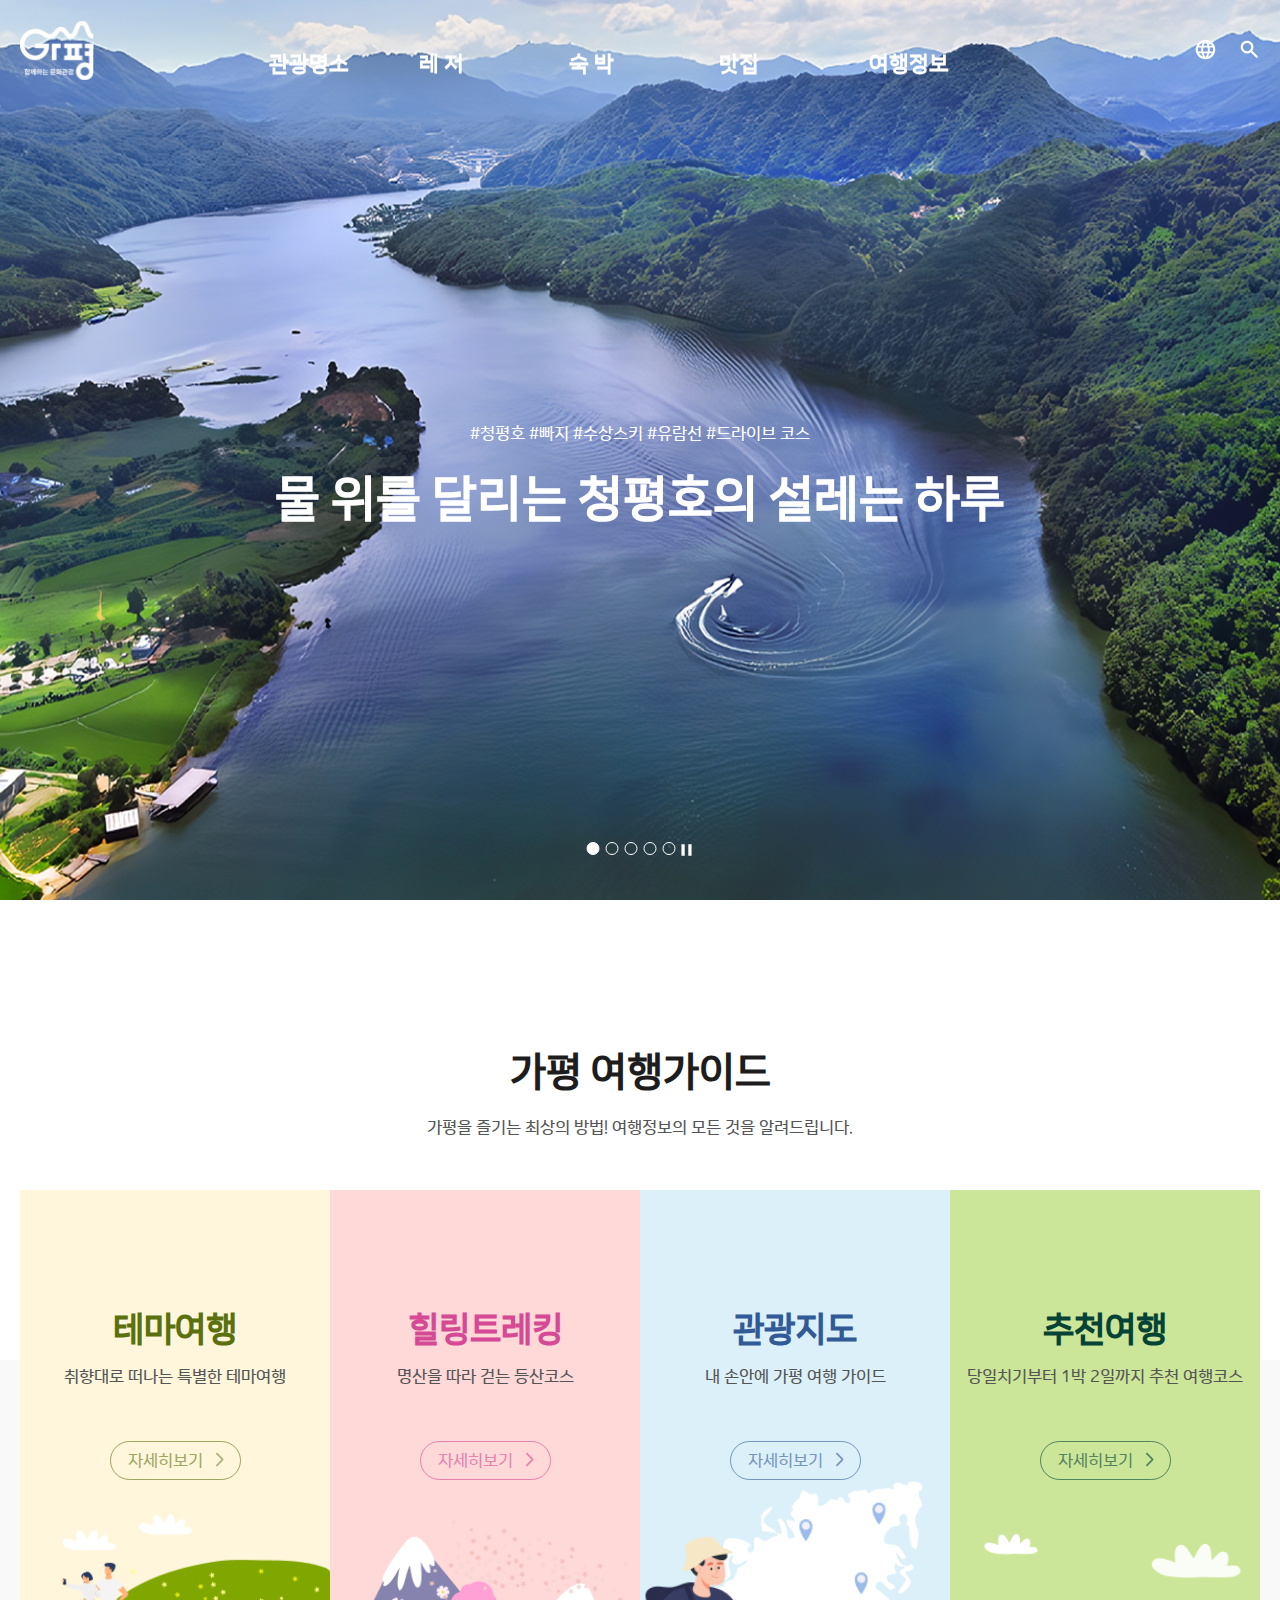
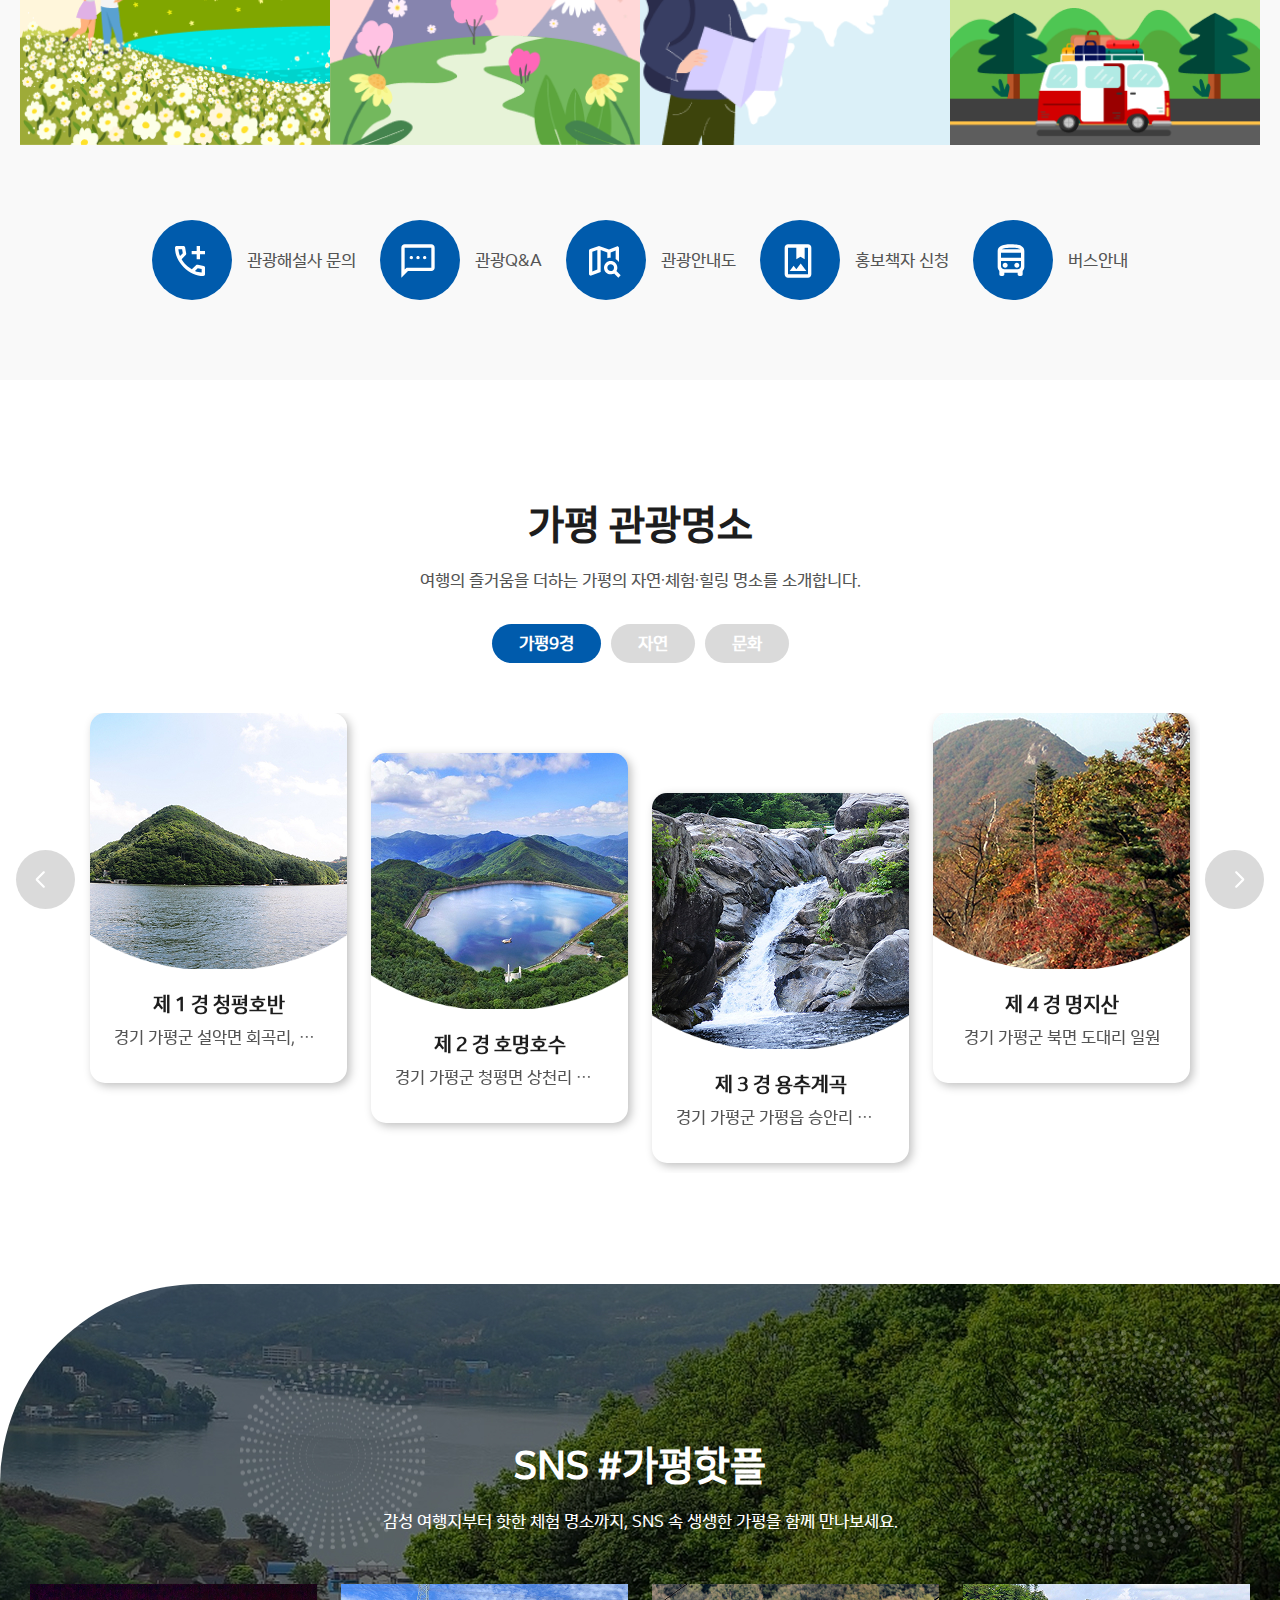
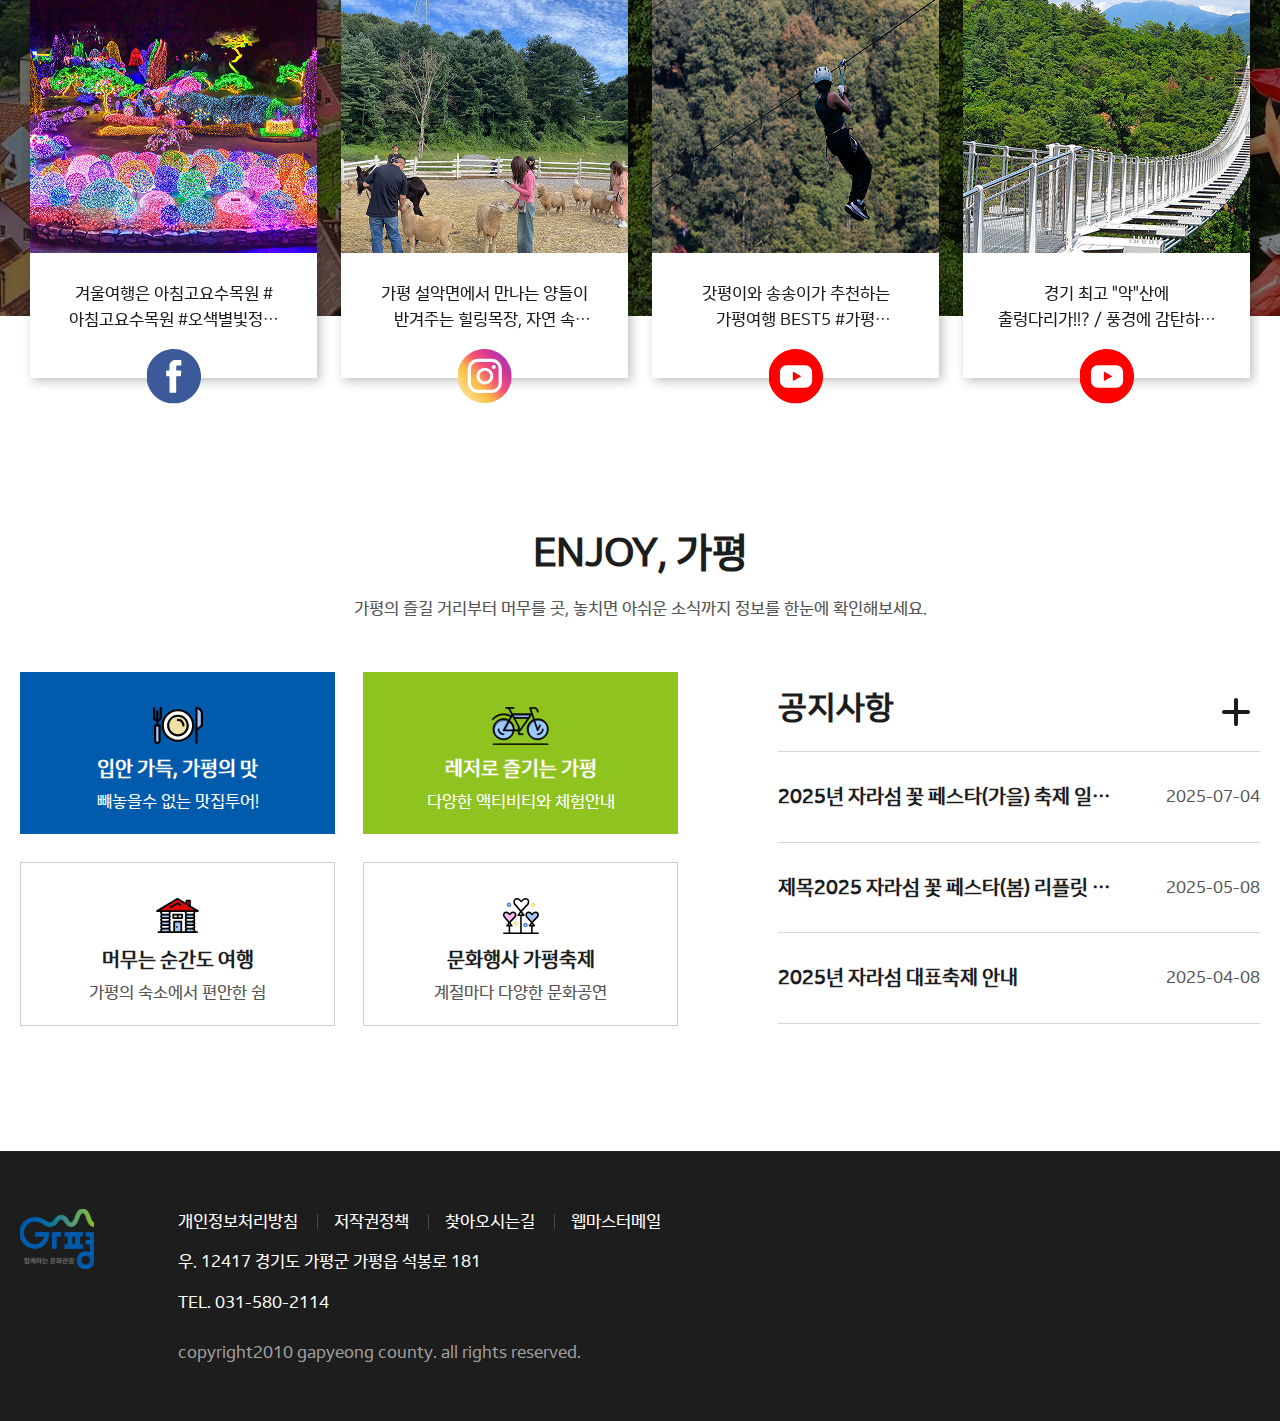
<file: gapyeong/index.html>
<!DOCTYPE html>
<html lang="ko">
<head>
    <meta charset="UTF-8">
    <meta name="viewport" content="width=device-width, initial-scale=1.0">
    <script src="js/jquery-3.7.1.min.js"></script>

    <script src="js/swiper-bundle.min.js"></script>
    <link rel="stylesheet" href="css/swiper-bundle.min.css">

    <link rel="stylesheet" href="css/main.css?v=2507110124">
    <script src="js/main.js"></script>
    <script src="js/common.js"></script>
    <title>가평문화관광</title>
</head>
<body>
    <div class="skip_nav">
        <a href="#skip_content">본문바로가기</a>
    </div>
    <div id="wrap">
        <!--고정될때 fixed 추가 
        메뉴가 상단으로 사라질때 gnb_up
        pc에서 메뉴 오버 menu_over
        모바일 메뉴 클릭 menu_open
        
        -->
        <header class="">
            <h1 class="logo"><a href="index.html"><span class="blind">가평문화관광</span></a></h1>
            <nav class="gnb">
                <button class="gnb_open"><span class="blind">메뉴열기</span></button>
                <div class="gnb_wrap">
                    <div class="gnb_util">
                        <div class="lang">
                            <button class="lang_open"><span class>KR</span></button>
                        </div>
                        <div class="search">
                            <button class="search_open"><span class>검색</span></button>
                        </div>
                    </div><!--//gnb_util-->
                    <!-- pc버전 over, 모바일버전- open -->
                    <ul class="depth1">
                        <li class="">
                            <a href="#"><span>관광명소</span></a>
                            <ul class="depth2">
                                <li><a href="#">가평9경</a></li>
                                <li><a href="#">명산</a></li>
                                <li><a href="#">계곡</a></li>
                                <li><a href="#">자연관광지</a></li>
                                <li><a href="#">문화관광지</a></li>
                            </ul><!--//depth2-->
                        </li>
                        <li>
                            <a href="#"><span>레 저</span></a>
                            <ul class="depth2">
                                <li><a href="#">골프</a></li>
                                <li><a href="#">짚라인</a></li>
                                <li><a href="#">수상레저</a></li>
                            </ul><!--//depth2-->
                        </li>
                        <li>
                            <a href="#"><span>숙 박</span></a>
                            <ul class="depth2">
                                <li><a href="#">관광호텔</a></li>
                                <li><a href="#">일반숙박시설</a></li>
                                <li><a href="#">야영장</a></li>
                            </ul><!--//depth2-->
                        </li>
                        <li>
                            <a href="#"><span>맛집</span></a>
                            <ul class="depth2">
                                <li><a href="#">100대 맛집</a></li>
                                <li><a href="#">일반음식점</a></li>
                            </ul><!--//depth2-->
                        </li>
                        <li>
                            <a href="#"><span>여행정보</span></a>
                            <ul class="depth2">
                                <li><a href="#">가평여행소식</a></li>
                                <li><a href="#">문화관광 해설사</a></li>
                                <li><a href="#">관광지 순환버스</a></li>
                                <li><a href="#">우리장터한마당</a></li>
                                <li><a href="#">가평안내도신청</a></li>
                                <li><a href="#">가평Q&A</a></li>
                                <li><a href="#">축제문화행사</a></li>
                            </ul><!--//depth2-->
                        </li>
                    </ul><!--//depth1-->
                <button class="gnb_close"><span class="blind">메뉴닫기</span></button>
            </div><!--//gnb_wrap-->
            </nav>
            <div class="util">
                <div class="lang">
                    <button class="lang_open"><span class="blind">KR</span></button>
                </div>
                <div class="search">
                    <button class="search_open"><span class="blind">검색</span></button>
                </div>
            </div><!--//util-->
        </header>
        <main class="container">
            <section class="visual">
            <h2 class="blind">팝업</h2>
                <div class="swiper"> <!-- 팝업의 높이와 넓이를 css에서 줄 수 있는 요소-->
                    <ul class="swiper-wrapper"> <!-- 각 팝업 콘텐츠를 감싸는 요소-->
                        <li class="swiper-slide">
                            <div class="photo"><img src="images/main/visual01.jpg" alt=""></div>
                            <div class="txt">
                                <div class="wrapper">
                                    <span>#청평호 #빠지 #수상스키 #유람선 #드라이브 코스</span>
                                    <h3>물 위를 달리는 청평호의 설레는 하루</h3>
                                </div>
                            </div><!--//txt-->
                        </li>
                        <li class="swiper-slide">
                            <div class="photo"><img src="images/main/visual02.jpg" alt=""></div>
                            <div class="txt">
                                <div class="wrapper">
                                    <span>#테마파크 #프랑스마을 #이국적인풍경 #가평데이트 #감성사진스팟</span>
                                    <h3>가평 속 작은 유럽, 쁘띠프랑스</h3>
                                </div>
                            </div><!--//txt-->
                        </li>
                        <li class="swiper-slide">
                            <div class="photo"><img src="images/main/visual03.jpg" alt=""></div>
                            <div class="txt">
                                <div class="wrapper">
                                    <span>#가평레일파크 #북한강뷰 #수변경관감상  #힐링코스 #연인과함께</span>
                                    <h3>레일 위의 설렘, 북한강을 달리다</h3>
                                </div>
                            </div><!--//txt-->
                        </li>
                        <li class="swiper-slide">
                            <div class="photo"><img src="images/main/visual04.jpg" alt=""></div>
                            <div class="txt">
                                <div class="wrapper">
                                    <span> #명지산 #100대명산 #가평등산 #단풍명소 #산림욕</span>
                                    <h3>계절을 따라 걷는 명지산의 길</h3>
                                </div>
                            </div><!--//txt-->
                        </li>
                        <li class="swiper-slide">
                            <div class="photo"><img src="images/main/visual05.jpg" alt=""></div>
                            <div class="txt">
                                <div class="wrapper">
                                    <span> #자라섬 #캠핑장,카라반  #가평축제 #국제재즈페스티벌</span>
                                    <h3>캠핑과 재즈가 어우러진 가평의 문화섬</h3>
                                </div>
                            </div><!--//txt-->
                        </li>
                    </ul>
                    <div class="ctrl_wrap">
                        <div class="swiper-pagination"></div>
                        <button class="btn_stop"><span class="blind">일시정지</span></button>
                        <button class="btn_play"><span class="blind">재생</span></button>
                    </div><!--//ctrl_wrap-->
                </div><!--//swiper-->
            </section><!--//visual-->
            <section class="infor">
                <div class="wrapper">
                    <div class="tit">
                        <h2>가평 여행가이드</h2>
                        <p>가평을 즐기는 최상의 방법! 여행정보의 모든 것을 알려드립니다.</p>
                    </div>
                    <div class="group">
                        <div class="bg bg1">
                            <div class="group_tit">
                                <h3>테마여행</h3>
                                <p>취향대로 떠나는 특별한 테마여행</p>
                            </div>
                            <a href="#" class="more"><span>자세히보기</span></a>
                        </div><!--//bg1-->
                        <div class="bg bg2">
                            <div class="group_tit">
                                <h3>힐링트레킹</h3>
                                <p>명산을 따라 걷는  등산코스 </p>
                            </div>
                            <a href="#" class="more"><span>자세히보기</span></a>
                        </div><!--//bg2-->
                        <div class="bg bg3">
                            <div class="group_tit">
                                <h3>관광지도</h3>
                                <p>내 손안에 가평 여행 가이드</p>
                            </div>
                            <a href="#" class="more"><span>자세히보기</span></a>
                        </div><!--//bg3-->
                        <div class="bg bg4">
                            <div class="group_tit">
                                <h3>추천여행</h3>
                                <p>당일치기부터 1박 2일까지 추천 여행코스</p>
                            </div>
                            <a href="#" class="more"><span>자세히보기</span></a>
                        </div><!--//bg4-->
                    </div>
                    <div class="list">
                        <ul>
                            <li><a href="#"><span class="ico ico1"></span><p>관광해설사 문의</p></a></li>
                            <li><a href="#"><span class="ico ico2"></span><p>관광Q&A</p></a></li>
                            <li><a href="#"><span class="ico ico3"></span><p>관광안내도</p></a></li>
                            <li><a href="#"><span class="ico ico4"></span><p>홍보책자 신청</p></a></li>
                            <li><a href="#"><span class="ico ico5"></span><p>버스안내</p></a></li>
                        </ul>
                    </div>
                </div>
            </section><!--//infor-->
            <section class="tour" id="skip_content">
                <div class="tit">
                    <h2>가평 관광명소</h2>
                    <p>여행의 즐거움을 더하는 가평의 자연·체험·힐링 명소를 소개합니다.</p>
                </div>
                <div class="list">
                    <div class="tab_list">
                        <ul role="tablist">
                            <li role="tab" aria-selected="true" class="item1 active" data-content="tab_item1"><button>가평9경<span class="blind">선택됨</span></button></li>
                            <li role="tab" aria-selected="false" class="item2" data-content="tab_item2"><button>자연<span class="blind">선택됨</span></button></li>
                            <li role="tab" aria-selected="false" class="item3" data-content="tab_item3"><button>문화<span class="blind">선택됨</span></button></li>
                        </ul>
                    </div><!--//tab_list-->
                    <div class="tab_content">
                        <div class="tab_item item1 active" id="tab_item1">
                            <h3 class="blind">가평9경</h3>
                            <div class="inner">
                                <div class="swiper"> <!-- 팝업의 높이와 넓이를 css에서 줄 수 있는 요소 -->
                                    <ul class="swiper-wrapper"> <!-- 각 팝업 콘텐츠를 감싸는 요소 -->
                                        <li class="swiper-slide">
                                            <a href="#">
                                                <div class="photo"><img src="images/main/item1_1.jpg" alt=""></div>
                                                <div class="txt">
                                                    <strong>제 1 경 청평호반</strong>
                                                    <p>경기 가평군 설악면 회곡리, 청평면 호명리·</p>
                                                </div>
                                            </a>
                                        </li>
                                        <li class="swiper-slide item2">
                                            <a href="#">
                                                <div class="photo"><img src="images/main/item1_2.jpg" alt=""></div>
                                                <div class="txt">
                                                    <strong>제 2 경 호명호수</strong>
                                                    <p>경기 가평군 청평면 상천리 일원</p>
                                                </div>
                                            </a>
                                        </li>
                                        <li class="swiper-slide item3">
                                            <a href="#">
                                                <div class="photo"><img src="images/main/item1_3.jpg" alt=""></div>
                                                <div class="txt">
                                                    <strong>제 3 경 용추계곡</strong>
                                                    <p>경기 가평군 가평읍 승안리 일원</p>
                                                </div>
                                            </a>
                                        </li>
                                        <li class="swiper-slide">
                                            <a href="#">
                                                <div class="photo"><img src="images/main/item1_4.jpg" alt=""></div>
                                                <div class="txt">
                                                    <strong>제 4 경 명지산</strong>
                                                    <p>경기 가평군 북면 도대리 일원</p>
                                                </div>
                                            </a>
                                        </li>
                                        <li class="swiper-slide item5">
                                            <a href="#">
                                                <div class="photo"><img src="images/main/item1_5.jpg" alt=""></div>
                                                <div class="txt">
                                                    <strong>제 5 경 도마치계곡</strong>
                                                    <p>경기 가평군 북면 적목리 일원</p>
                                                </div>
                                            </a>
                                        </li>
                                    </ul>
                                </div><!--//swiper-->
                        </div><!--//inner-->
                        <button class="btn_prev"><span class="blind">이전버튼</span></button>
                        <button class="btn_next"><span class="blind">다음버튼</span></button>
                        </div><!--//tab_item1-->
                        <div class="tab_item item2" id="tab_item2">
                            <h3 class="blind">자연</h3>
                            <div class="inner">
                                <div class="swiper"> <!-- 팝업의 높이와 넓이를 css에서 줄 수 있는 요소 -->
                                    <ul class="swiper-wrapper"> <!-- 각 팝업 콘텐츠를 감싸는 요소 -->
                                        <li class="swiper-slide">
                                            <a href="#">
                                                <div class="photo"><img src="images/main/item2_1.jpg" alt=""></div>
                                                <div class="txt">
                                                    <strong>자라섬</strong>
                                                    <p>경기 가평군 가평읍 자라섬로 60</p>
                                                </div>
                                            </a>
                                        </li>
                                        <li class="swiper-slide item2">
                                            <a href="#">
                                                <div class="photo"><img src="images/main/item2_2.jpg" alt=""></div>
                                                <div class="txt">
                                                    <strong>명지산 구름다리</strong>
                                                    <p>북면 도대리 산266</p>
                                                </div>
                                            </a>
                                        </li>
                                        <li class="swiper-slide item3">
                                            <a href="#">
                                                <div class="photo"><img src="images/main/item2_3.jpg" alt=""></div>
                                                <div class="txt">
                                                    <strong>청평페리</strong>
                                                    <p>청평면 고성리 786-20</p>
                                                </div>
                                            </a>
                                        </li>
                                        <li class="swiper-slide">
                                            <a href="#">
                                                <div class="photo"><img src="images/main/item2_4.jpg" alt=""></div>
                                                <div class="txt">
                                                    <strong>아침고요동물원</strong>
                                                    <p>가평군 상면 임초밤안골로 301</p>
                                                </div>
                                            </a>
                                        </li>
                                        <li class="swiper-slide item5">
                                            <a href="#">
                                                <div class="photo"><img src="images/main/item2_5.jpg" alt=""></div>
                                                <div class="txt">
                                                    <strong>잣향기푸른숲</strong>
                                                    <p>경기 가평군 상면 행현리 축령</p>
                                                </div>
                                            </a>
                                        </li>
                                    </ul>
                                </div><!--//swiper-->
                        </div><!--//inner-->
                        <div class="paging">
                            <button class="btn_prev"><span class="blind">이전버튼</span></button>
                            <button class="btn_next"><span class="blind">다음버튼</span></button>
                        </div>
                        </div><!--//tab_item2-->
                        <div class="tab_item item3" id="tab_item3">
                            <h3 class="blind">문화</h3>
                            <div class="inner">
                                <div class="swiper"> <!-- 팝업의 높이와 넓이를 css에서 줄 수 있는 요소 -->
                                    <ul class="swiper-wrapper"> <!-- 각 팝업 콘텐츠를 감싸는 요소 -->
                                        <li class="swiper-slide">
                                            <a href="#">
                                                <div class="photo"><img src="images/main/item3_1.jpg" alt=""></div>
                                                <div class="txt">
                                                    <strong>꿈의동산 놀이공원</strong>
                                                    <p>청평면 에덴벚꽃길 157-69</p>
                                                </div>
                                            </a>
                                        </li>
                                        <li class="swiper-slide item2">
                                            <a href="#">
                                                <div class="photo"><img src="images/main/item3_2.jpg" alt=""></div>
                                                <div class="txt">
                                                    <strong>더스테이힐링파크</strong>
                                                    <p>설악면 위곡리 303-3</p>
                                                </div>
                                            </a>
                                        </li>
                                        <li class="swiper-slide item3">
                                            <a href="#">
                                                <div class="photo"><img src="images/main/item3_3.jpg" alt=""></div>
                                                <div class="txt">
                                                    <strong>이탈리아 마을</strong>
                                                    <p>청평면 호반로 1063</p>
                                                </div>
                                            </a>
                                        </li>
                                        <li class="swiper-slide">
                                            <a href="#">
                                                <div class="photo"><img src="images/main/item3_4.jpg" alt=""></div>
                                                <div class="txt">
                                                    <strong>자연과별천문대</strong>
                                                    <p>북면 백둔리 122-3</p>
                                                </div>
                                            </a>
                                        </li>
                                        <li class="swiper-slide item5">
                                            <a href="#">
                                                <div class="photo"><img src="images/main/item3_5.jpg" alt=""></div>
                                                <div class="txt">
                                                    <strong>에델바이스 스위스 테마파크</strong>
                                                    <p>설악면 다락재로 226-57</p>
                                                </div>
                                            </a>
                                        </li>
                                    </ul>
                                </div><!--//swiper-->
                        </div><!--//inner-->
                        <div class="paging">
                            <button class="btn_prev"><span class="blind">이전버튼</span></button>
                            <button class="btn_next"><span class="blind">다음버튼</span></button>
                        </div>
                        </div><!--//tab_item3-->
                    </div><!--//tab_content-->
                </div><!--//list-->
            </section><!--//tour-->
            <section class="sns">
                <span class="icon01"></span>
                <span class="icon02"></span>
                <span class="icon03"></span>
                <span class="icon04"></span>
                <span class="icon05"></span>
                <div class="wrapper">
                <div class="tit">
                    <h2>SNS #가평핫플</h2>
                    <p>감성 여행지부터 핫한 체험 명소까지, SNS 속 생생한 가평을 함께 만나보세요.</p>
                </div>
                <div class="list">
                    <div class="swiper"> <!-- 팝업의 높이와 넓이를 css에서 줄 수 있는 요소 -->
                        <ul class="swiper-wrapper"> <!-- 각 팝업 콘텐츠를 감싸는 요소 -->
                            <li class="swiper-slide">
                                <a href="#">
                                    <div class="photo"><img src="images/main/sns01.jpg" alt=""></div>
                                    <div class="txt">
                                        <p>겨울여행은 아침고요수목원 #아침고요수목원 #오색별빛정원 #불빛축제 #빛축제 #가평여행 #서울근교 #가평가볼만한곳  </p>
                                    </div>
                                    <div class="icon icon1"><span class="blind">페이스북</span></div>
                                </a>
                                
                            </li>
                            <li class="swiper-slide">
                                <a href="#">
                                    <div class="photo"><img src="images/main/sns02.jpg" alt=""></div>
                                    <div class="txt">
                                        <p>가평 설악면에서 만나는 양들이 반겨주는 힐링목장, 자연 속 귀여운 동물 친구과 힐링하러 가평으로 떠나보세요</p>
                                    </div>
                                    <div class="icon icon2"><span class="blind">인스타</span></div>
                                </a>
                            </li>
                            <li class="swiper-slide">
                                <a href="#">
                                    <div class="photo"><img src="images/main/sns03.jpg" alt=""></div>
                                    <div class="txt">
                                        <p>갓평이와 송송이가 추천하는 가평여행 BEST5  #가평 #shorts</p>
                                    </div>
                                    <div class="icon icon3"><span class="blind">유튜브</span></div>
                                </a>
                            </li>
                            <li class="swiper-slide">
                                <a href="#">
                                    <div class="photo"><img src="images/main/sns04.jpg" alt=""></div>
                                    <div class="txt">
                                        <p>경기 최고 "악"산에 출렁다리가!!? / 풍경에 감탄하고 만난 인생 콩국수 </p>
                                    </div>
                                    <div class="icon icon4"><span class="blind">유튜브</span></div>
                                </a>
                            </li>
                        </ul>
                    </div>
                </div>
                </div><!--//wrapper-->
            </section><!--//sns-->
            <section class="community">
                <div class="wrapper">
                    <div class="tit">
                        <h2>ENJOY, 가평</h2>
                        <p>가평의 즐길 거리부터 머무를 곳, 놓치면 아쉬운 소식까지 정보를 한눈에 확인해보세요.</p>
                    </div>
                    <div class="inner">
                        <div class="link">
                            <ul>
                                <li class="link01">
                                    <a href="#">
                                        <div class="txt">
                                            <span>입안 가득, 가평의 맛</span>
                                            <p>뺴놓을수 없는 맛집투어!</p>
                                        </div>
                                    </a>
                                </li>
                                <li class="link02">
                                    <a href="#">
                                        <div class="txt">
                                            <span>레저로 즐기는 가평</span>
                                            <p>다양한 액티비티와 체험안내</p>
                                        </div>
                                    </a>
                                </li>
                                <li class="link03">
                                    <a href="#">
                                        <div class="txt">
                                            <span>머무는 순간도 여행</span>
                                            <p>가평의 숙소에서 편안한 쉼</p>
                                        </div>
                                    </a>
                                </li>
                                <li class="link04">
                                    <a href="#">
                                        <div class="txt">
                                            <span>문화행사 가평축제</span>
                                            <p>계절마다 다양한 문화공연</p>
                                        </div>
                                    </a>
                                </li>
                            </ul>
                        </div>
                        <div class="notice">
                            <h3>공지사항</h3>
                            <ul>
                                <li>
                                    <a href="#">
                                        <strong>2025년 자라섬 꽃 페스타(가을) 축제 일정 안내</strong>
                                        <span>2025-07-04</span>
                                    </a>
                                </li>
                                <li>
                                    <a href="#">
                                        <strong>제목2025 자라섬 꽃 페스타(봄) 리플릿 안내</strong>
                                        <span>2025-05-08</span>
                                    </a>
                                </li>
                                <li>
                                    <a href="#">
                                        <strong>2025년 자라섬 대표축제 안내</strong>
                                        <span>2025-04-08</span>
                                    </a>
                                </li>
                            </ul>
                            <a href=# class="more"><span class="blind">more</span></a>
                        </div>
                    </div>
                </div>
            </section><!--//community-->
        </main>
        <footer>
            <div class="wrapper">
                <div class="f_logo">
                    <img src="images/common/logo.svg" alt="">
                </div>
                <div  class="info_wrap">
                    <div class="f_nav">
                        <ul>
                            <li>
                                <a href="#">개인정보처리방침</a>
                            </li>
                            <li>
                                <a href="#">저작권정책</a>
                            </li>
                            <li>
                                <a href="#">찾아오시는길</a>
                            </li>
                            <li>
                                <a href="#">웹마스터메일</a>
                            </li>
                        </ul>
                    </div>
                    <div class="f_info">
                        <address>우. 12417 경기도 가평군 가평읍 석봉로 181</address>
                        <span>TEL. 031-580-2114</span>
                    </div>
                    <div class="copyright">copyright2010 gapyeong county. all rights reserved.</div>
                </div>
            </div>
        </footer>
    </div><!--//wrap-->
</body>
</html>
</file>
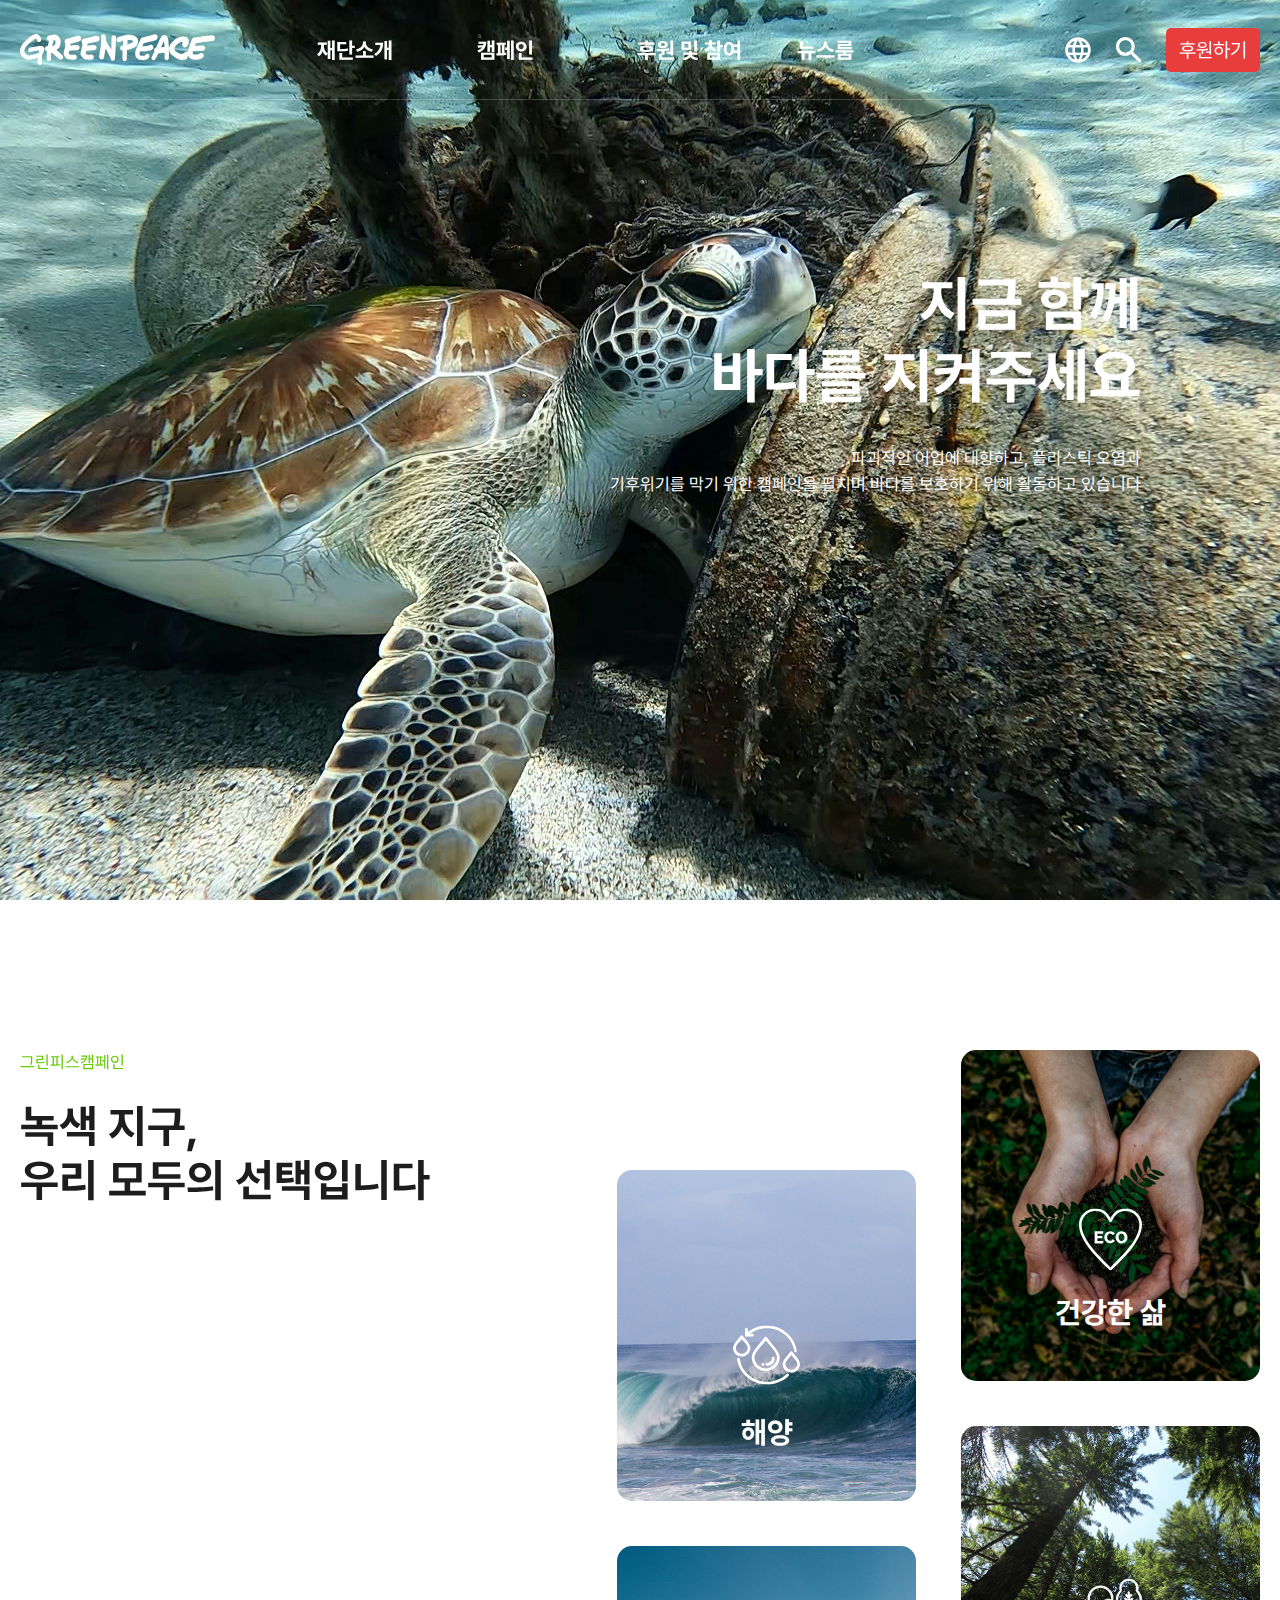
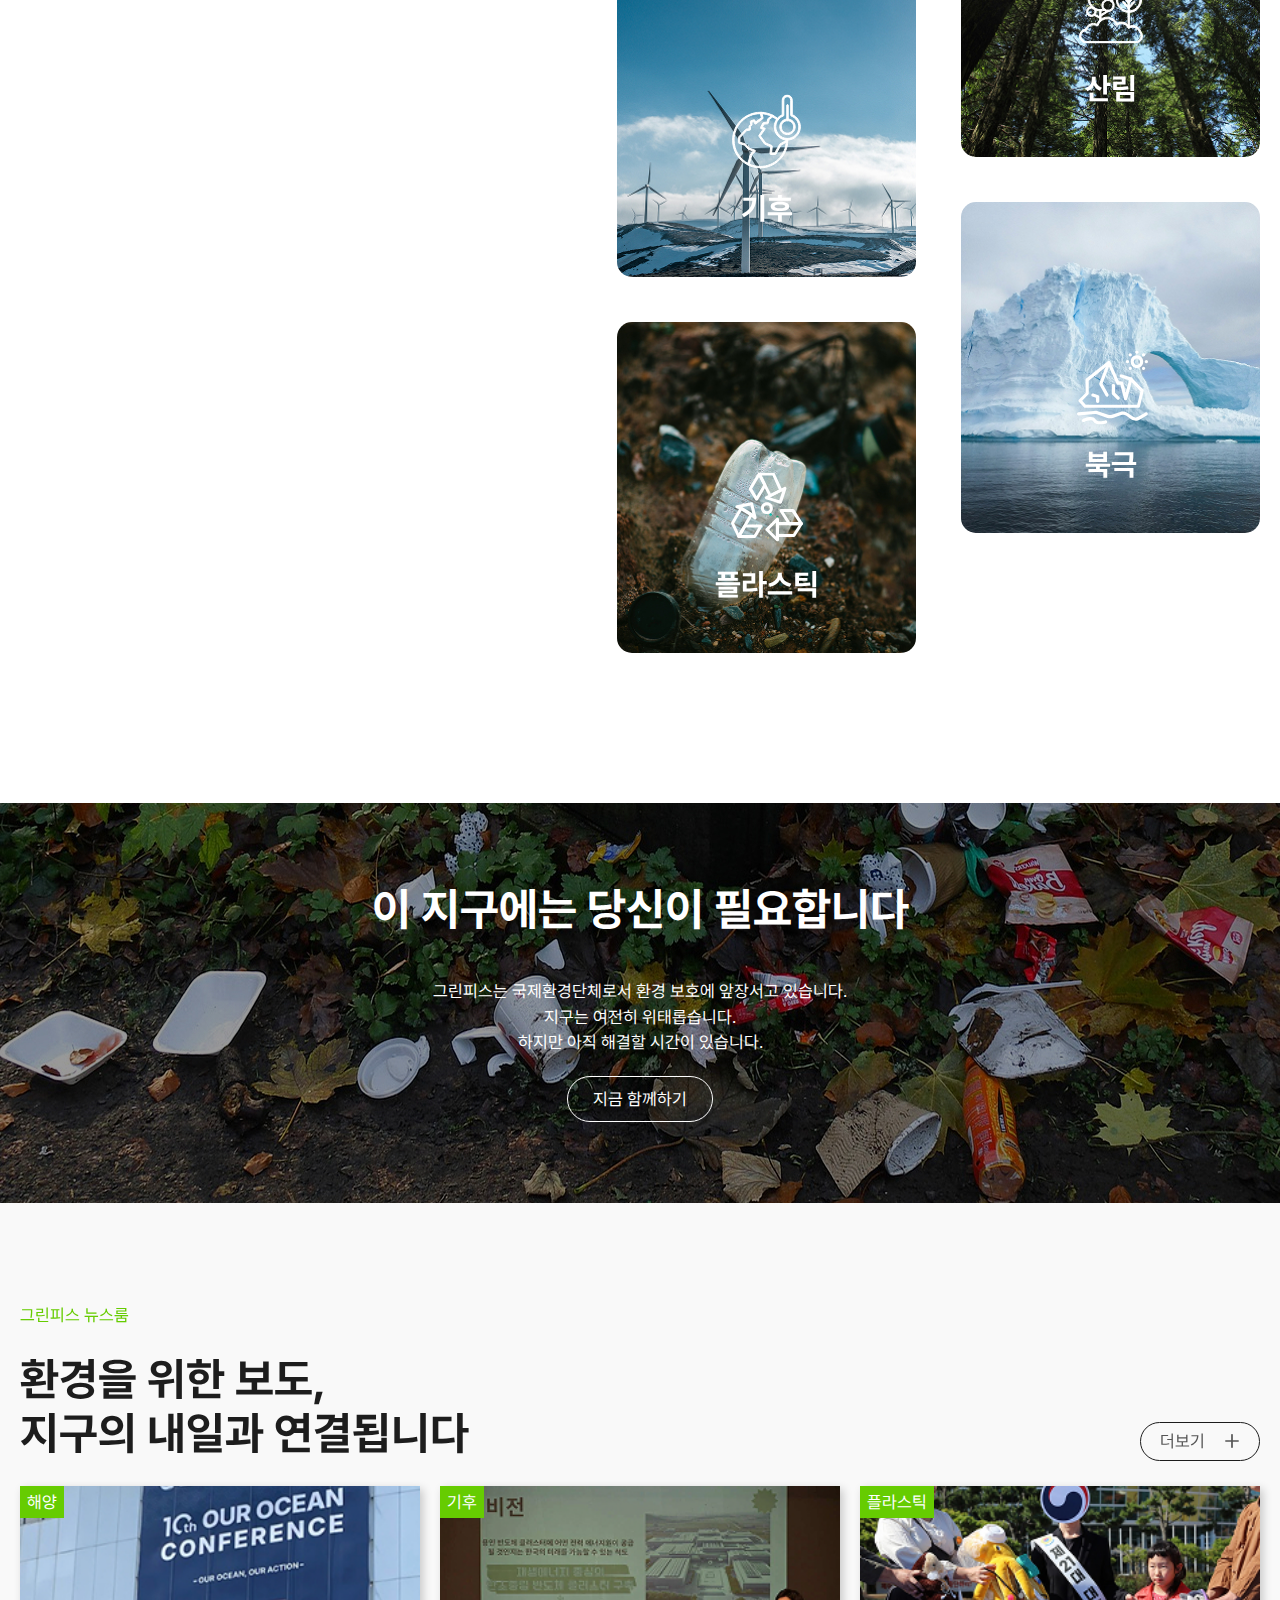
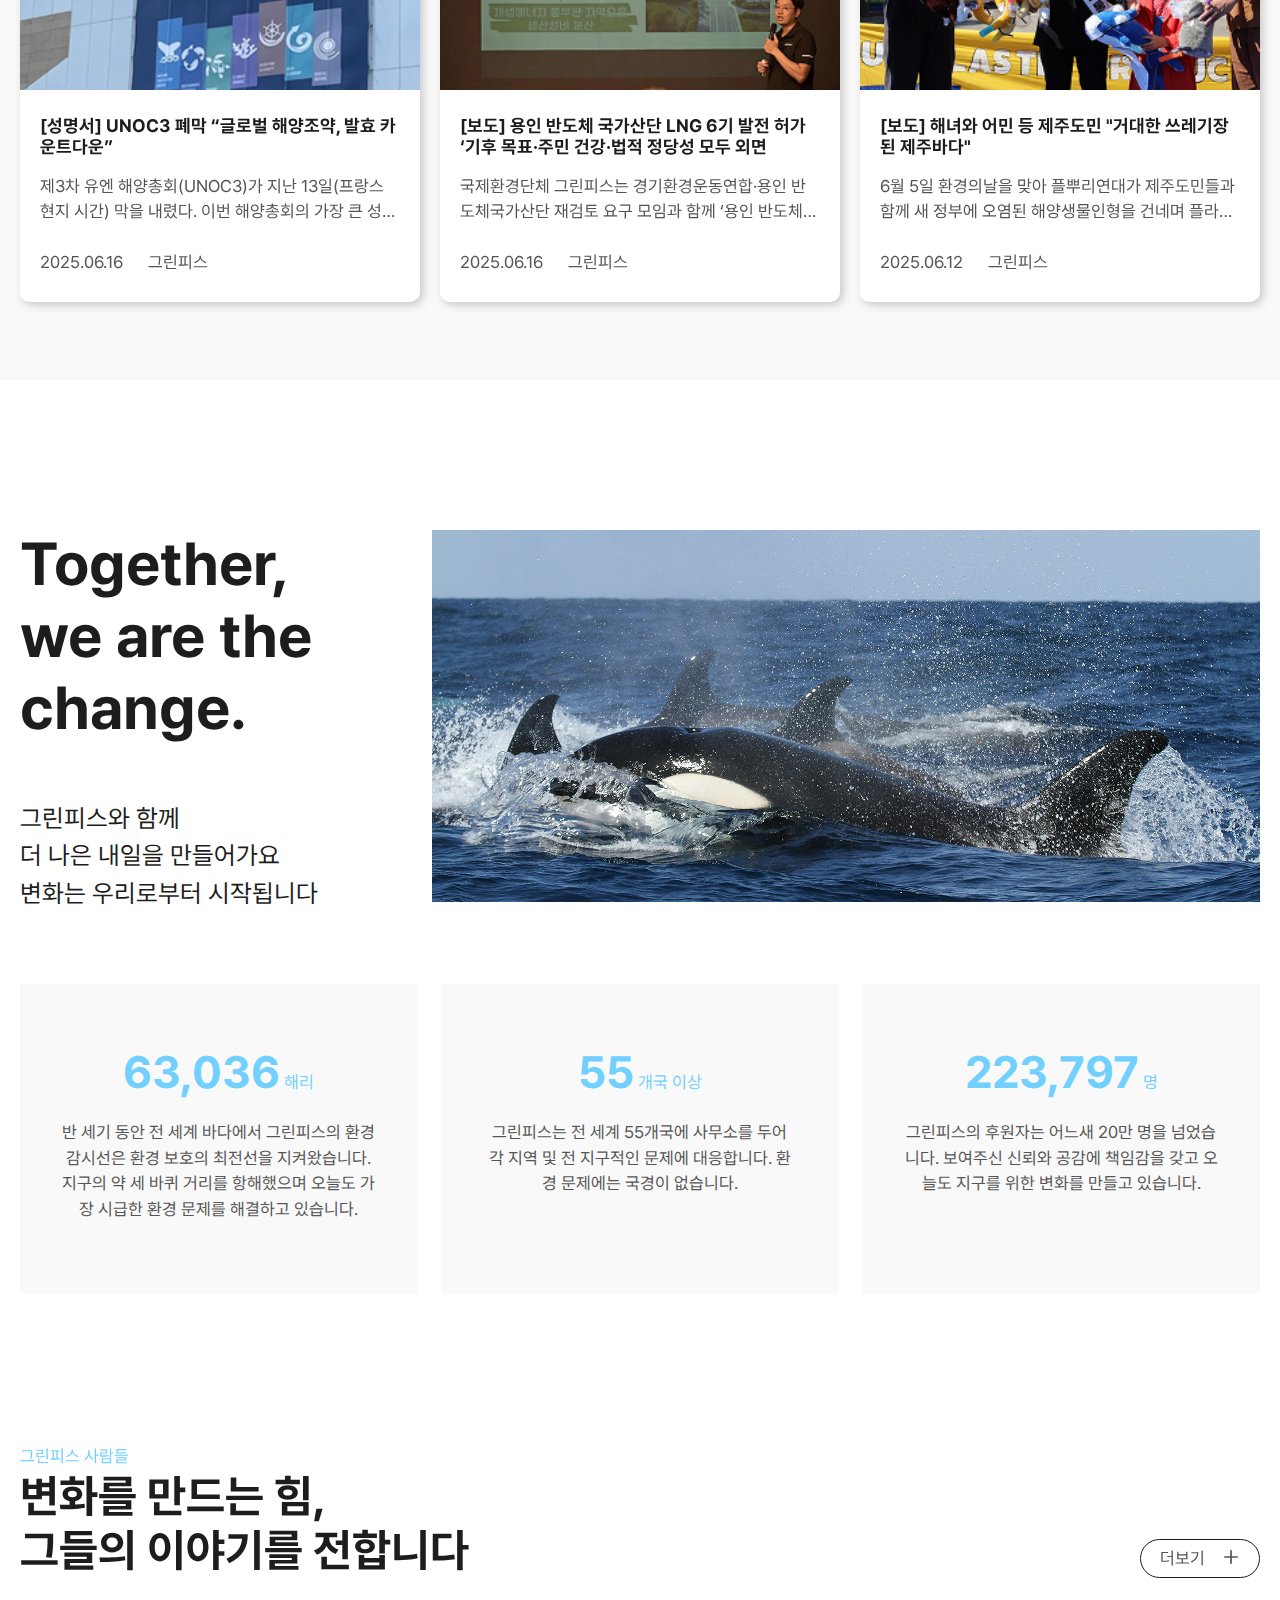
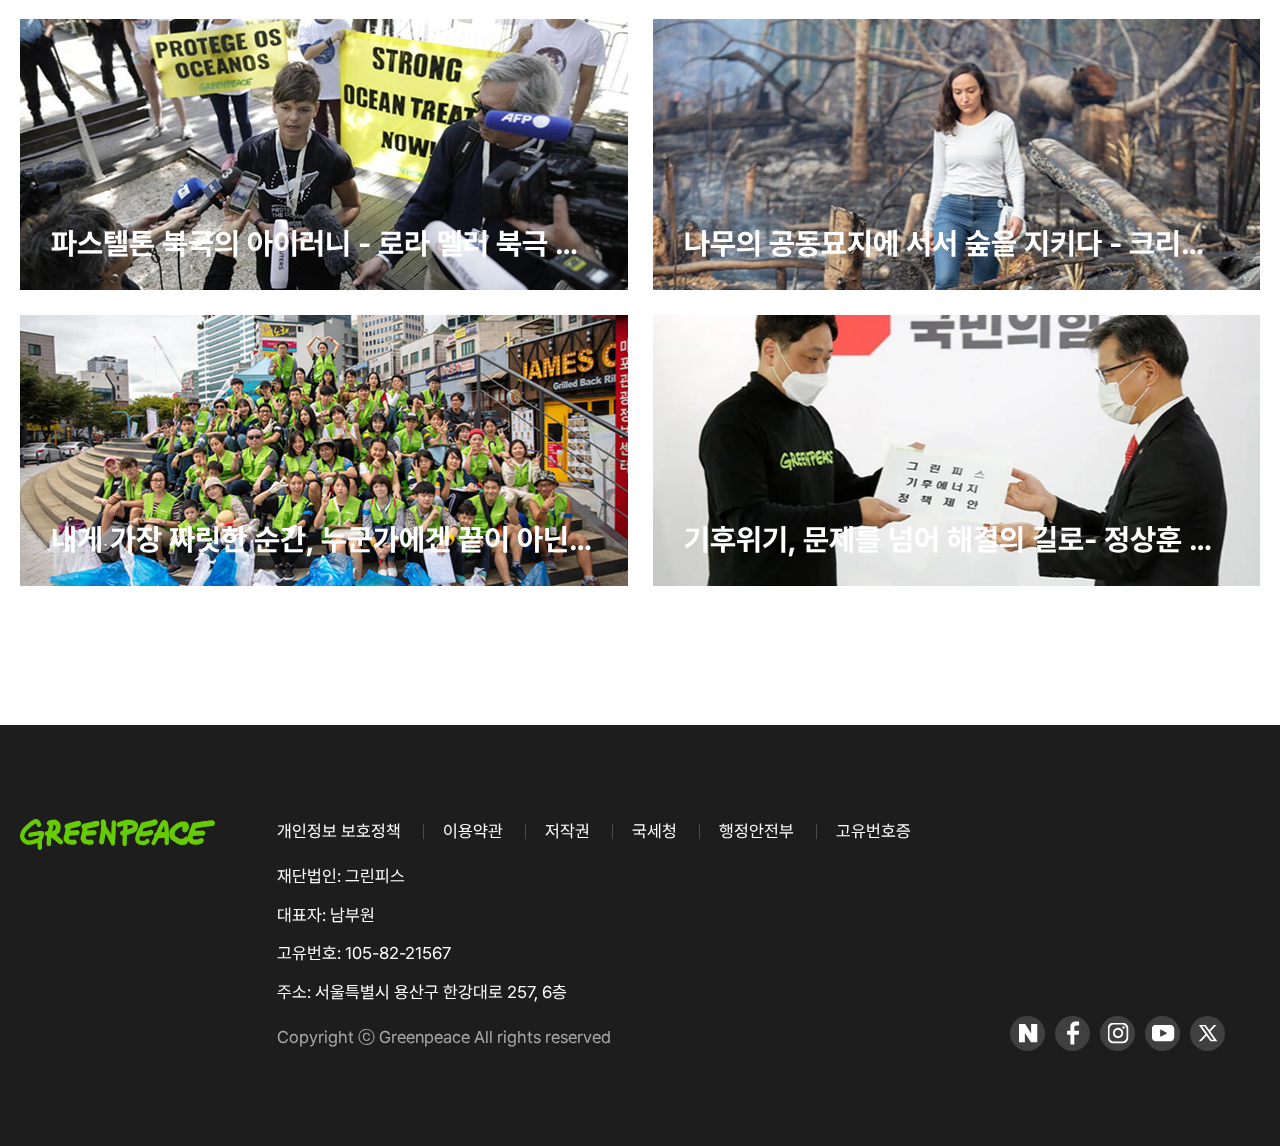
<file: greenpeace/index.html>
<!DOCTYPE html>
<html lang="ko">
<head>
    <meta charset="UTF-8">
    <meta name="viewport" content="width=device-width, initial-scale=1.0">

    <link rel="stylesheet" href="css/main.css">
    <title>greenpeace</title>
</head>
<body>
    <div id="wrap">
         <!-- 고정될때 fixed
         메뉴가 상단으로 사라질때 gnb_up / gnb_up은 fixed클래스가 있을떄만 작동
         pc버전에 서 메뉴에 마우스를 오버하면 menu_over
         mobile버전에서 메뉴를 클릭하면 menu_open 
         -->
        <header class="">
            <h1 class="logo"><a href="index.html"><span class="blind">그린피스</span></a></h1>
            <nav class="gnb">
                <button class="gnb_open"><span class="blind">메뉴열기</span></button>
                <div class="gnb_wrap">
                    <div class="gnb_util">
                        <div class="lang">
                            <button class="lang_open"><span>KR</span></button>
                        </div>
                        <div class="search">
                            <button class="search_open"><span>검색</span></button>
                        </div>
                    </div><!--//gnb_util-->
                    <ul class="depth1">
                        <!--pc버전 over클래스추가, 모바일 open클래스 추가-->
                        <li class="">
                            <a href="https://www.cheongju.go.kr/www/index.do"><span>재단소개</span></a>
                            <ul class="depth2">
                                <li><a href="#"><span>개요</span></a></li>
                                <li><a href="#"><span>미션</span></a></li>
                                <li><a href="#"><span>행동방식</span></a></li>
                                <li><a href="#"><span>보고서</span></a></li>
                                <li><a href="#"><span>사람들</span></a></li>
                                <li><a href="#"><span>인재채용</span></a></li>
                                <li><a href="#"><span>엠버서더</span></a></li>
                                <li><a href="#"><span>연락처</span></a></li>
                            </ul><!--//depth2-->
                        </li>
                        <li>
                            <a href="#"><span>캠페인</span></a>
                            <ul class="depth2">
                                <li><a href="#"><span>해양</span></a></li>
                                <li><a href="#"><span>건강한 삶</span></a></li>
                                <li><a href="#"><span>기후</span></a></li>
                                <li><a href="#"><span>산림</span></a></li>
                                <li><a href="#"><span>플라스틱</span></a></li>
                                <li><a href="#"><span>북극</span></a></li>
                            </ul><!--//depth2-->
                        </li>
                        <li>
                            <a href="#"><span>후원 및 참여</span></a>
                            <ul class="depth2">
                                <li><a href="#"><span>후원하기</span></a></li>
                                <li><a href="#"><span>청원하기</span></a></li>
                                <li><a href="#"><span>참여하기</span></a></li>
                            </ul><!--//depth2-->
                        </li>
                        <li>
                            <a href="#"><span>뉴스룸</span></a>
                            <ul class="depth2">
                                <li><a href="#"><span>최근소식</span></a></li>
                                <li><a href="#"><span>뉴스룸</span></a></li>
                                <li><a href="#"><span>미디어 라이브</span></a></li>
                            </ul><!--//depth2-->
                        </li>
                    </ul><!--//depth1-->
                    <button class="gnb_close"><span class="blind">메뉴닫기</span></button>
                </div><!--//gnb_wrap-->
                <div class="gnb_bg"> </div><!--메뉴열었을때 아래에서 비주얼의 검은색을 담당 -->
            </nav>
            <div class="util">
                <div class="lang">
                    <button class="lang_open"><span class="blind">KR</span></button>
                </div>
                <div class="search">
                    <button class="search_open"><span class="blind">검색</span></button>
                </div>
                <div class="sponsor">
                    <a href="#"><span>후원하기</span></a>
                </div>
            </div><!--//util-->
        </header>
        <main class="container">
            <section class="visual">
                <div class="wrapper">
                    <div class="inner">
                        <h2>지금 함께<br>
                            바다를 지켜주세요</h2>
                        <p>파괴적인 어업에 대항하고, 플라스틱 오염과 <br>
                            기후위기를 막기 위한 캠페인을 펼치며 바다를 보호하기 위해 활동하고 있습니다</p>
                    </div>
                </div>
            </section>
            <section class="work">
                <div class="wrapper">
                    <div class="tit">
                        <strong>그린피스캠페인</strong>
                        <h2>녹색 지구,<br>
                            우리 모두의 선택입니다</h2>
                    </div>
                    <div class="list">
                        <ul>
                            <li class="bg1"><a href="#">해양</a></li>
                            <li class="bg2"><a href="#">건강한 삶</a></li>
                            <li class="bg3"><a href="#">기후</a></li>
                            <li class="bg4"><a href="#">산림</a></li>
                            <li class="bg5"><a href="#">플라스틱</a></li>
                            <li class="bg6"><a href="#">북극</a></li>
                        </ul>
                    </div>
                </div>
            </section>
            <section class="campaign">
                <div class="wrapper">
                    <h2>이 지구에는 당신이 필요합니다</h2>
                    <p>그린피스는 국제환경단체로서 환경 보호에 앞장서고 있습니다.<br>
                        지구는 여전히 위태롭습니다.<br>
                        하지만 아직 해결할 시간이 있습니다.</p>
                    <a href="#">지금 함께하기</a>
                </div>
            </section>
            <section class="news">
                <div class="wrapper">
                    <div class="tit">
                        <strong>그린피스 뉴스룸</strong>
                        <h2>환경을 위한 보도,<br>
                            지구의 내일과 연결됩니다</h2>
                    </div>
                    <div class="list"> 
                        <ul>
                            <li>
                                <a href="#">
                                    <div class="photo">
                                        <strong>해양</strong>
                                        <img src="images/main/news01.jpg" alt="">
                                    </div> 
                                    <div class="txt">
                                        <h3>[성명서] UNOC3 폐막 “글로벌 해양조약, 발효 카운트다운”</h3>  
                                        <p>제3차 유엔 해양총회(UNOC3)가 지난 13일(프랑스 현지 시간) 막을 내렸다. 이번 해양총회의 가장 큰 성과는 ‘글로벌 해양조약’ (해양법에 관한 국제연합협약에 따른 국가관할권 이원지역의 해양생물다양성 보전 및 지속가능한 이용에 대한 협정 ∙BBNJ) 비준에 속도를 냈다는 점이다.</p>
                                        <div class="date">
                                            <span>2025.06.16</span>
                                            <span>그린피스</span>
                                        </div>
                                    </div><!--//txt-->
                                </a>
                            </li>
                            <li>
                                <a href="#">
                                    <div class="photo">
                                        <strong>기후</strong>
                                        <img src="images/main/news02.jpg" alt="">
                                    </div> 
                                    <div class="txt">
                                        <h3>[보도] 용인 반도체 국가산단 LNG 6기 발전 허가 ‘기후 목표·주민 건강·법적 정당성 모두 외면</h3>  
                                        <p>국제환경단체 그린피스는 경기환경운동연합·용인 반도체국가산단 재검토 요구 모임과 함께 ‘용인 반도체 국가산단 LNG 발전소 건설 저지 캠페인 설명회’를 진행했다. </p>
                                        <div class="date">
                                            <span>2025.06.16</span>
                                            <span>그린피스</span>
                                        </div>
                                    </div><!--//txt-->
                                </a>
                            </li>
                            <li>
                                <a href="#">
                                    <div class="photo">
                                        <strong>플라스틱</strong>
                                        <img src="images/main/news03.jpg" alt="">
                                    </div>
                                    <div class="txt">
                                        <h3>[보도] 해녀와 어민 등 제주도민 "거대한 쓰레기장 된 제주바다"</h3>  
                                        <p>6월 5일 환경의날을 맞아 플뿌리연대가 제주도민들과 함께 새 정부에 오염된 해양생물인형을 건네며 플라스틱 생산 감축을 촉구하는 퍼포먼스를 진행하고 있다.</p>
                                        <div class="date">
                                            <span>2025.06.12</span>
                                            <span>그린피스</span>
                                        </div>
                                    </div><!--//txt-->
                                </a>
                            </li>
                            <li>
                                <a href="#">
                                    <div class="photo">
                                        <strong>플라스틱</strong>
                                        <img src="images/main/news04.jpg" alt="">
                                    </div> 
                                    <div class="txt">
                                        <h3>[보도] 제주 김녕 해변, 미세플라스틱 얼마나 있을까</h3>  
                                        <p>6월 4일, 국내⋅외 16개 시민단체로 구성된 플뿌리연대(‘플’라스틱 문제를 ‘뿌리’뽑는 ‘연대’) 주최로 ｢새로운 시작, 플라스틱 생산 감축으로｣ 포럼이 진행됐다.</p>
                                        <div class="date">
                                            <span>2025.06.12</span>
                                            <span class="name">그린피스</span>
                                        </div>
                                    </div><!--//txt-->
                                </a>
                            </li>
                        </ul>
                    </div><!--//list-->
                    <div class="more">
                        <a href="#"><span>더보기</span></a>
                    </div>
                </div>
            </section>
            <section class="together">
                <div class="wrapper">
                    <div class="together_wrap">
                        <div class="tit">
                            <h2>Together,<br>
                                <span>we are the<br></span>
                                change.</h2>
                            <p>그린피스와 함께<br>
                                더 나은 내일을 만들어가요<br>
                                변화는 우리로부터 시작됩니다</p>
                        </div>
                        <div class="photo">
                            <img src="images/main/together_01.jpg" alt="">
                        </div>
                    </div><!--//together_wrap-->
                    <div class="list">
                        <ul>
                            <li>
                                <div class="item">
                                    <div class="txt">
                                    <strong>63,036</strong> <span>해리</span>
                                    </div>
                                    <p>반 세기 동안 전 세계 바다에서 그린피스의 환경감시선은 환경 보호의 최전선을 지켜왔습니다.
                                        지구의 약 세 바퀴 거리를 항해했으며 오늘도 가장 시급한 환경 문제를 해결하고 있습니다.</p>
                                </div>
                            </li>
                            <li>
                                <div class="item">
                                    <div class="txt">
                                    <strong>55</strong> <span>개국 이상</span>
                                    </div>
                                    <p>그린피스는 전 세계 55개국에 사무소를 두어 각 지역 및 전 지구적인 문제에 대응합니다. 환경 문제에는 국경이 없습니다.</p>
                                </div>
                            </li>
                            <li>
                                <div class="item">
                                    <div class="txt">
                                    <strong>223,797</strong> <span>명</span>
                                    </div>
                                    <p>그린피스의 후원자는 어느새 20만 명을 넘었습니다. 보여주신 신뢰와 공감에 책임감을 갖고 오늘도 지구를 위한 변화를 만들고 있습니다.</p>
                                </div>
                            </li>
                        </ul>
                    </div>
                </div>
            </section>
            <section class="people">
                <div class="wrapper">
                    <div class="tit">
                        <strong>그린피스 사람들</strong>
                        <h2>변화를 만드는 힘,<br>
                            그들의 이야기를 전합니다</h2>
                    </div>
                    <div class="list">
                        <ul>
                            <li class="bg1">
                                <a href="#"><span>파스텔톤 북극의 아이러니 - 로라 멜러 북극 캠페이너</span></a>
                            </li>
                             <li class="bg2">
                                <a href="#"><span>나무의 공동묘지에 서서 숲을 지키다 - 크리스티안 마제티 숲 캠페이너</span></a>
                            </li>
                             <li class="bg3">
                                <a href="#"><span>내게 가장 짜릿한 순간, 누군가에겐 끝이 아닌 시작이라면 - 김지우 시민참여 캠페이너</span></a>
                            </li>
                             <li class="bg4">
                                <a href="#"><span>기후위기, 문제를 넘어 해결의 길로- 정상훈 기후에너지 캠페이너</span></a>
                            </li>
                        </ul>    
                    </div>
                    <div class="more">
                        <a href="#"><span>더보기</span></a>
                    </div>
                </div>
            </section>
        </main>
        <footer>
            <div class="wrapper">
                <div class="f_logo">
                    <img src="images/common/logo.svg" alt="">
                </div>
                <div class="info_wrap">
                    <div class="f_nav">
                        <ul>
                            <li>
                                <a href="#">개인정보 보호정책</a>
                            </li>
                            <li>
                                <a href="#">이용약관</a>
                            </li>
                            <li>
                                <a href="#">저작권</a>
                            </li>
                            <li>
                                <a href="#">국세청</a>
                            </li>
                            <li>
                                <a href="#">행정안전부</a>
                            </li>
                            <li>
                                <a href="#">고유번호증</a>
                            </li>
                        </ul>
                    </div>
                    <div class="f_info">
                        <span>재단법인: 그린피스</span>
                        <span>대표자: 남부원</span>
                        <span>고유번호: 105-82-21567</span>
                        <address>주소: 서울특별시 용산구 한강대로 257, 6층</address>
                    </div>
                    <div class="copyright">Copyright ⓒ Greenpeace All rights reserved</div>
                </div>
                <div class="sns">
                    <ul>
                        <li class="blog">
                            <a href="#"><span class="blind">블로그</span></a>
                        </li>
                         <li class="facebook">
                            <a href="#"><span class="blind">페이스북</span></a>
                        </li>
                         <li class="insta">
                            <a href="#"><span class="blind">인스타</span></a>
                        </li>
                         <li class="youtube">
                            <a href="#"><span class="blind">유튜브</span></a>
                        </li>
                         <li class="x">
                            <a href="#"><span class="blind">x</span></a>
                        </li>
                    </ul>
                </div>
            </div>
        </footer>
    </div>
</body>
</html>
</file>
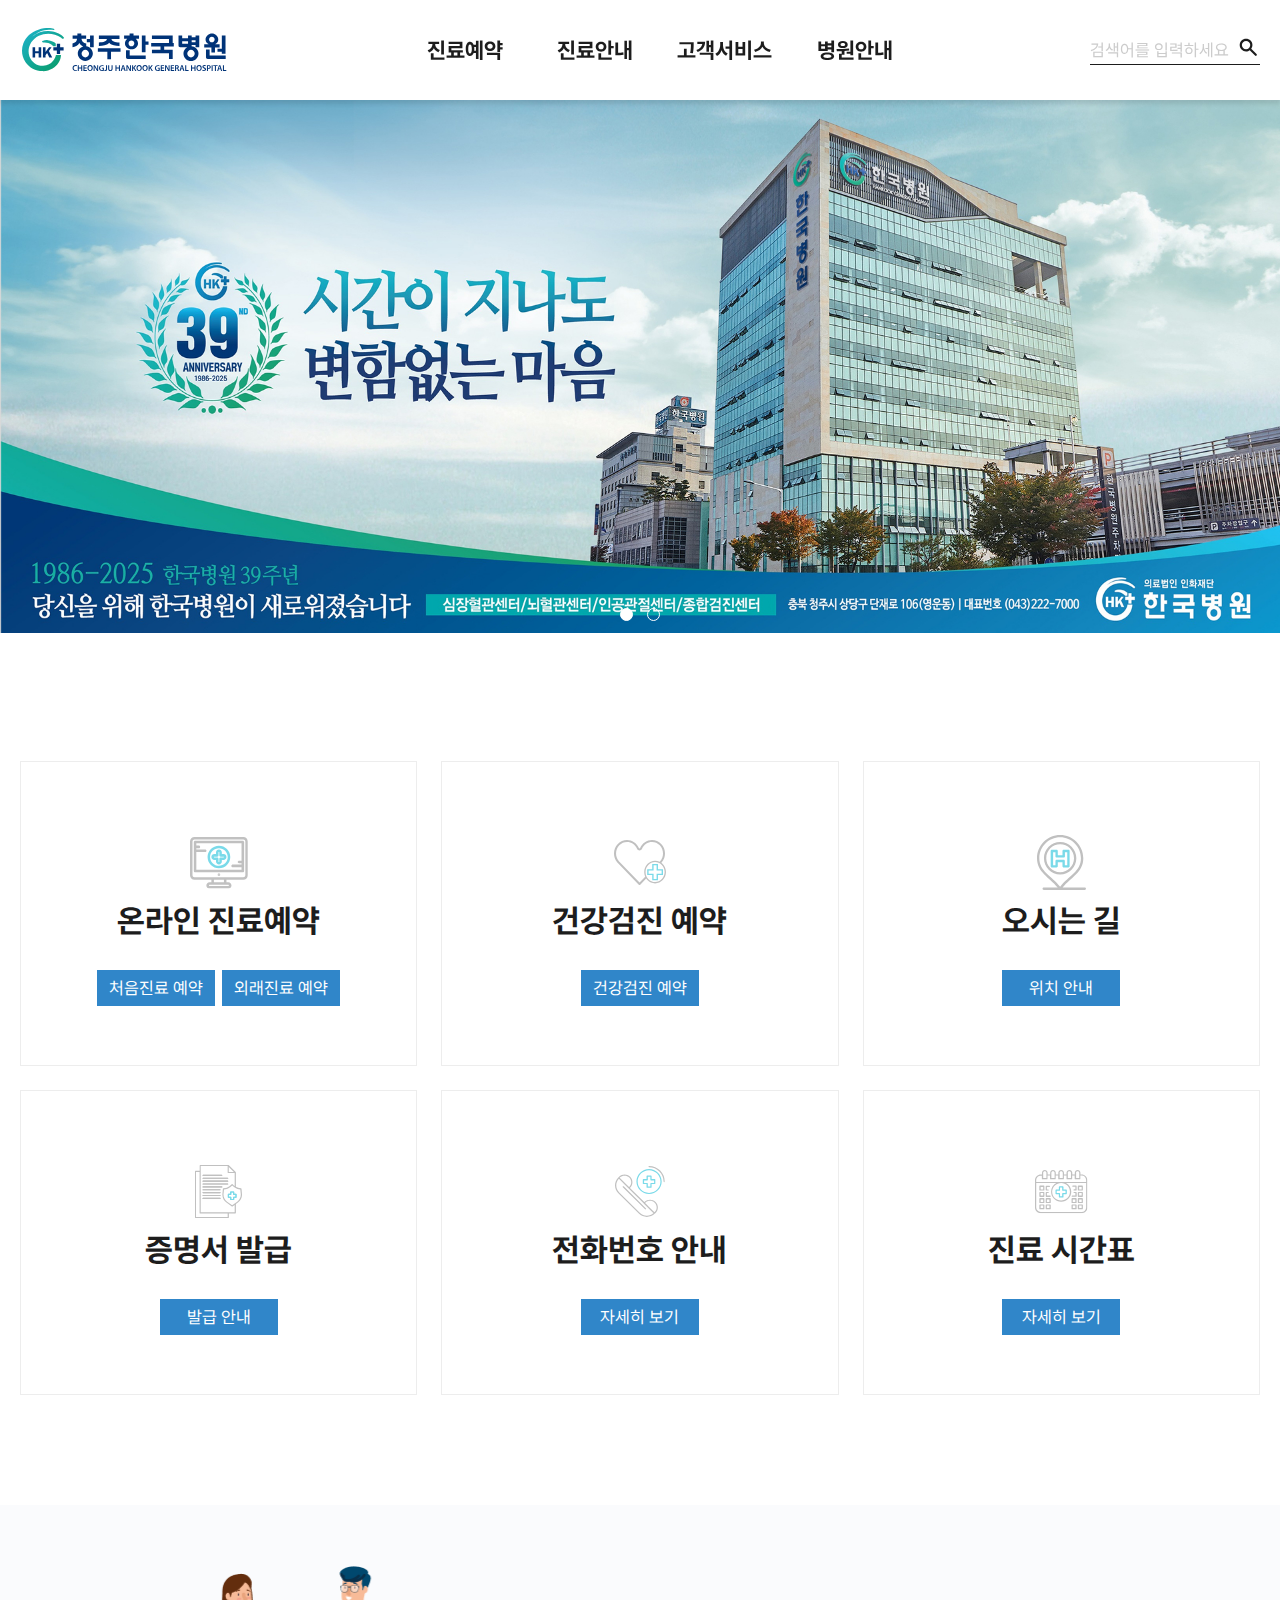
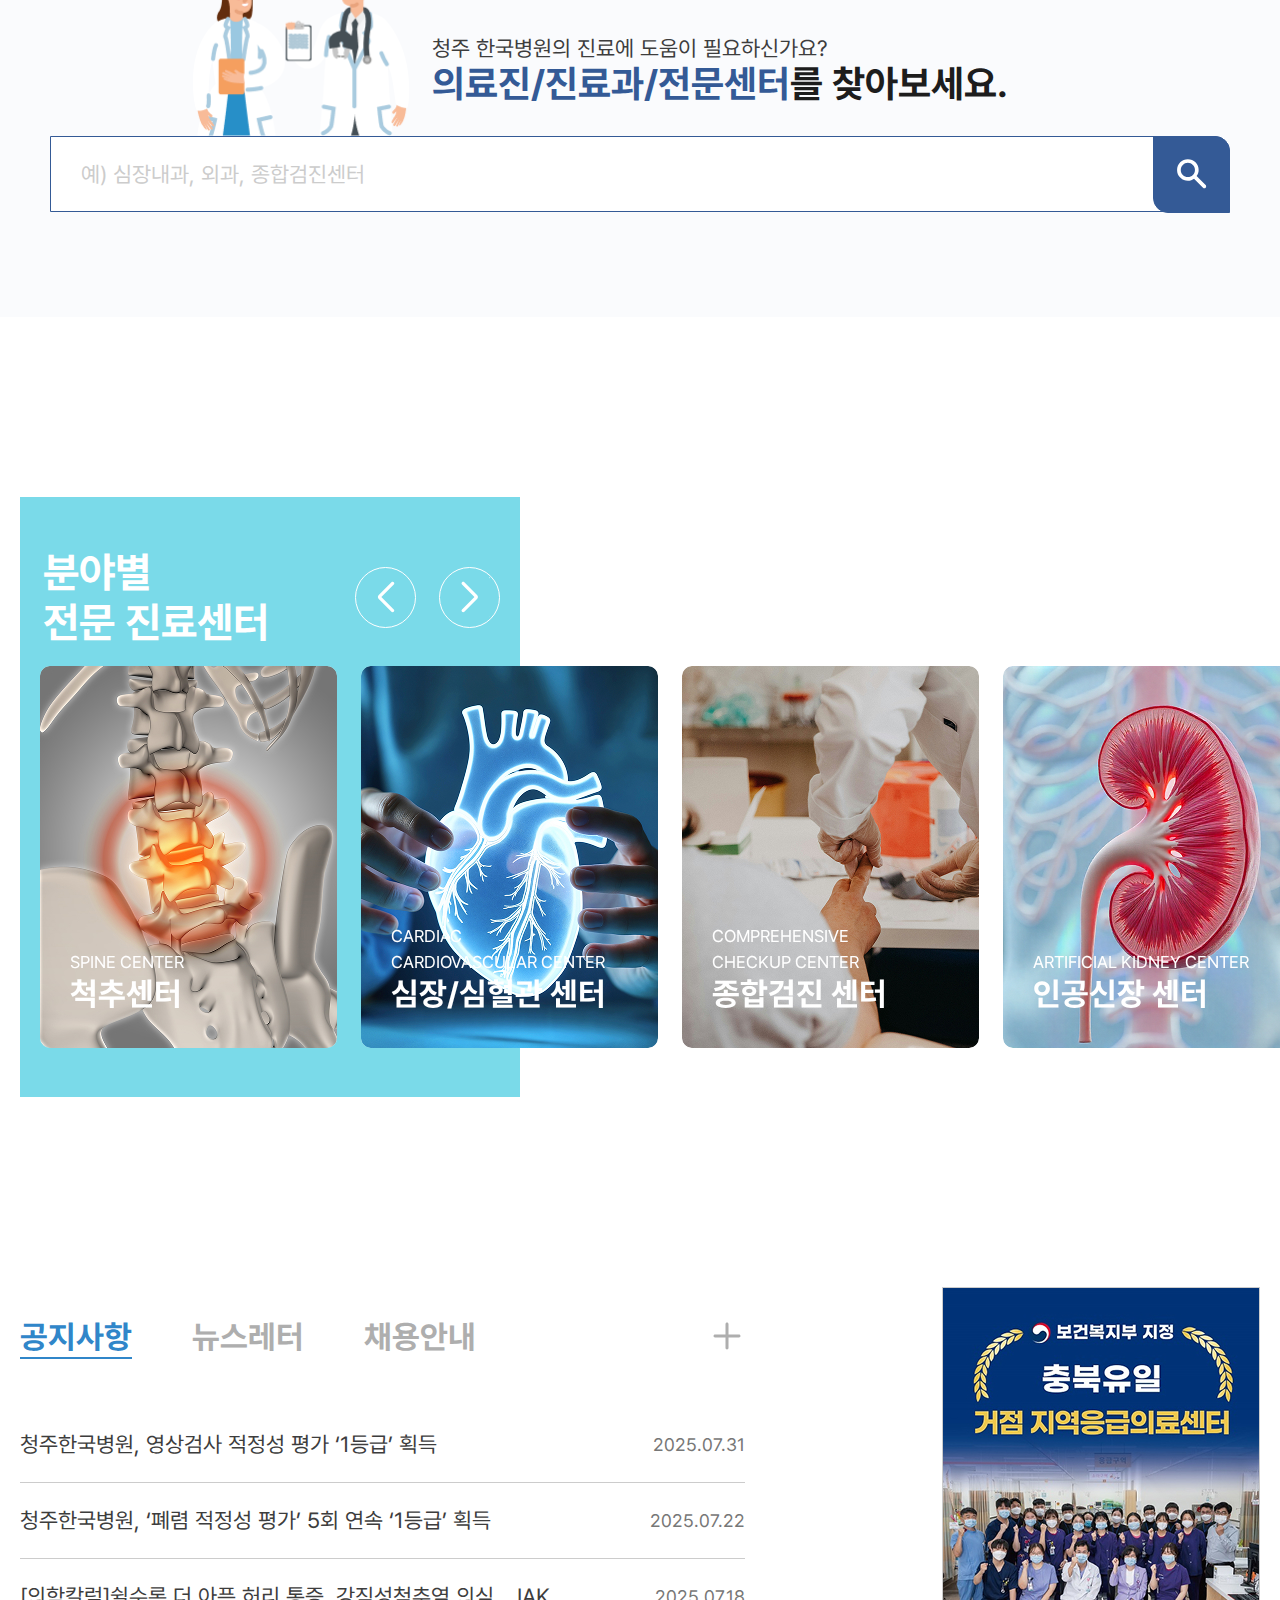
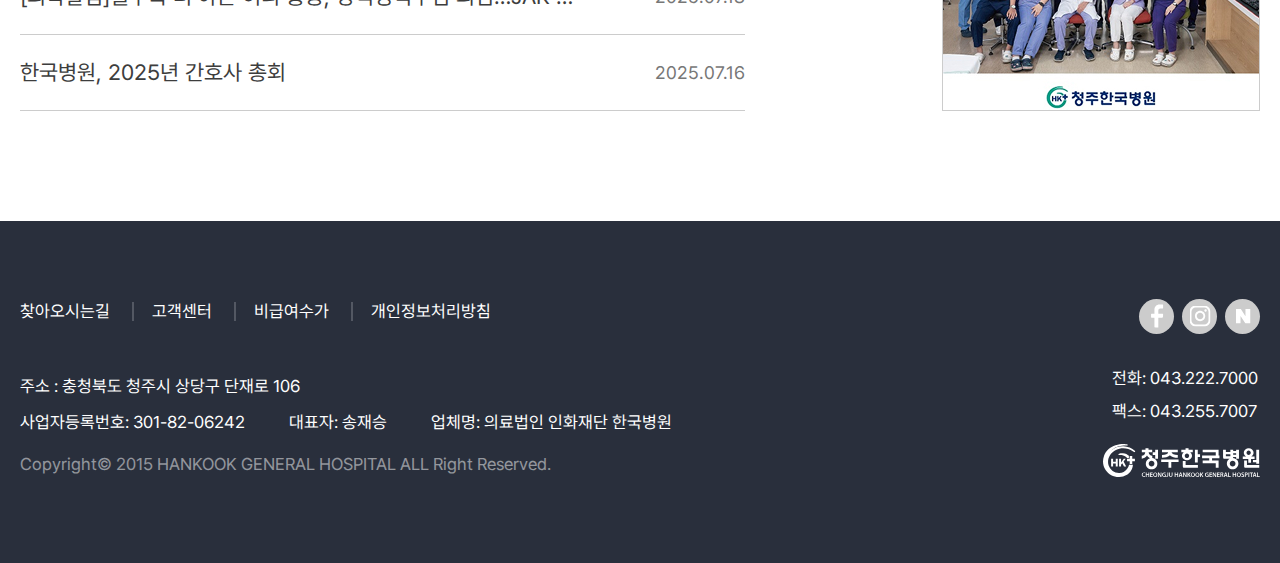
<file: hankook/index.html>
<!DOCTYPE html>
<html lang="ko">
<head>
    <meta charset="UTF-8">
    <meta name="viewport" content="width=device-width, initial-scale=1.0">
    <script src="js/jquery-3.7.1.min.js"></script>
    
    <script src="js/swiper-bundle.min.js"></script>
    <link rel="stylesheet" href="css/swiper-bundle.min.css">

    <link rel="stylesheet" href="css/main.css">
    <script src="js/main.js"></script>
    <script src="js/common.js"></script>
    <title>한국병원</title>
</head>
<body>
    <div class="skip_nav">
        <a href="#skip_content">본문바로가기</a>
    </div>
    <div id="wrap">
        <!--
            고정될때 fixed
            마우스 내려서 메뉴가 상단으로 사라질때 gnb_up
            pc버전 메뉴에 마우스를 오버하면 menu_over
            mobile버전에서 메뉴를 클릭하면 menu_open
        -->
        <header class="">
            <h1 class="logo"><a href="index.html"><span class="blind">청주한국병원</span></a></h1>
            <nav class="gnb">
                <button class="gnb_open"><span class="blind">메뉴열기</span></button>
                <div class="gnb_wrap">
                    <div class="gnb_util">
                        <div class="search">
                            <input type="text" id="text" placeholder="검색어를 입력하세요">
                            <button type="submit" class="search_open"><span class="blind">검색</span></button>
                        </div><!--//gnb_util-->
                    </div>
                    <ul class="depth1">
                        <li class="">
                            <a href="#"><span>진료예약</span></a>
                            <div class="depth2">
                                <h3 class="title">진료예약</h3>
                                <ul class="list">
                                    <li><a href="#"><span>예약안내 </span></a></li>
                                    <li><a href="#"><span>온라인예약</span></a></li>
                                    <li><a href="#"><span>건강검진예약</span></a></li>
                                    <li><a href="#"><span>학생건강검진 예약</span></a></li>
                                    <li><a href="#"><span>학생건강검진 예약조회</span></a></li>
                                    <li><a href="#"><span>예약조회</span></a></li>
                                    <li><a href="#"><span>예약 FAQ</span></a></li>
                                </ul>
                            </div>
                        </li>
                        <li>
                            <a href="#"><span>진료안내</span></a>
                            <div class="depth2">
                                <h3 class="title">진료안내</h3>
                                <ul class="list">
                                    <li><a href="#"><span>진료과소개</span></a></li>
                                    <li><a href="#"><span>센터소개</span></a></li>
                                    <li><a href="#"><span>진료지원소개</span></a></li>
                                    <li><a href="#"><span>진료시간표</span></a></li>
                                    <li><a href="#"><span>외래진료</span></a></li>
                                    <li><a href="#"><span>응급진료</span></a></li>
                                    <li><a href="#"><span>입원진료</span></a></li>
                                    <li><a href="#"><span>진단서발급안내</span></a></li>
                                    <li><a href="#"><span>의무기록사본발급안내</span></a></li>
                                    <li><a href="#"><span>장비현황</span></a></li>
                                    <li><a href="#"><span>비급여비용</span></a></li>
                                </ul>
                            </div>
                        </li>
                        <li>
                            <a href="#"><span>고객서비스</span></a>
                            <div class="depth2">
                                <h3 class="title">고객서비스</h3>
                                <ul class="list">
                                    <li><a href="#"><span>온라인상담</span></a></li>
                                    <li><a href="#"><span>감동을 전합니다</span></a></li>
                                    <li><a href="#"><span>이달의 친절직원</span></a></li>
                                    <li><a href="#"><span>고객의소리</span></a></li>
                                    <li><a href="#"><span>온라인 웹진</span></a></li>
                                </ul>    
                            </div>
                        </li>
                        <li>
                            <a href="#"><span>병원안내</span></a>
                            <div class="depth2">
                                <h3 class="title">병원안내</h3>
                                <ul class="list">
                                    <li><a href="#"><span>인사말</span></a></li>
                                    <li><a href="#"><span>병원연혁</span></a></li>
                                    <li><a href="#"><span>미션/비전/핵심가치</span></a></li>
                                    <li><a href="#"><span>HI</span></a></li>
                                    <li><a href="#"><span>조직도</span></a></li>
                                    <li><a href="#"><span>발전후원회</span></a></li>
                                    <li><a href="#"><span>층별안내도</span></a></li>
                                    <li><a href="#"><span>주요전화번호</span></a></li>
                                    <li><a href="#"><span>편의시설</span></a></li>
                                    <li><a href="#"><span>병원둘러보기</span></a></li>
                                    <li><a href="#"><span>오시는길</span></a></li>
                                    <li><a href="#"><span>공지사항</span></a></li>
                                    <li><a href="#"><span>언론보도</span></a></li>
                                    <li><a href="#"><span>채용안내</span></a></li>
                                    <li><a href="#"><span>홍보동영상</span></a></li>
                                    <li><a href="#"><span>TV건강강좌</span></a></li>
                                </ul>
                            </div>
                        </li>
                    </ul>
                </div><!--//gnb_wrap-->
                <button class="gnb_close"><span class="blind">메뉴닫기</span></button>
            </nav>
            <div class="util">
                <div class="search">
                    <input type="text" id="text" placeholder="검색어를 입력하세요">
                    <button type="submit" class="search_open"><span class="blind">검색</span></button>
                </div>
            </div>
        </header>
        <main class="container">
            <section class="visual">
                <h2 class="blind">visual팝업</h2>
                <div class="swiper">
                    <ul class="swiper-wrapper"> 
                        <li class="swiper-slide">
                            <div class="photo pc"><img src="images/main/visual_pc01.jpg" alt=""></div>   
                            <div class="photo mobile"><img src="images/main/visual_mobile01.jpg" alt=""></div>       
                        </li>
                        <li class="swiper-slide">
                            <div class="photo pc"><img src="images/main/visual_pc02.jpg" alt=""></div>
                            <div class="photo mobile"><img src="images/main/visual_mobile02.jpg" alt=""></div>  
                        </li> 
                    </ul>
                    <div class="swiper-pagination"></div>
                </div>
            </section>
            <section class="medical_info" id="skip_content">
                <div class="wrapper">
                    <div class="list">
                        <ul>
                            <li>
                                <h2 class="title icon01">온라인 진료예약</h2>
                                <div class="txt inner">
                                    <a href="#">
                                        <span>처음진료 예약</span>
                                        <span>외래진료 예약</span>
                                    </a>
                                </div>
                            </li>
                            <li>
                                <h2 class="title icon02">건강검진 예약</h2>
                                <div class="txt">
                                    <a href="#">
                                        <span>건강검진 예약</span>
                                    </a>
                                </div>
                            </li>
                            <li>
                                <h2 class="title icon03">오시는 길</h2>
                                <div class="txt">
                                    <a href="#">
                                        <span>위치 안내</span>
                                    </a>
                                </div>
                            </li>
                            <li>
                                <h2 class="title icon04">증명서 발급</h2>
                                <div class="txt">
                                    <a href="#">
                                        <span>발급 안내</span>
                                    </a>
                                </div>
                            </li>
                            <li>
                                <h2 class="title icon05">전화번호 안내</h2>
                                <div class="txt">
                                    <a href="#">
                                        <span>자세히 보기</span>
                                    </a>
                                </div>
                            </li>
                            <li>
                                <h2 class="title icon06">진료 시간표</h2>
                                <div class="txt">
                                    <a href="#">
                                        <span>자세히 보기</span>
                                    </a>
                                </div>
                            </li>
                        </ul>
                    </div>
                </div>
            </section>
            <section class="main_search">
                <div class="wrapper">
                    <div class="group">
                        <div class="title">
                            <div class="search_ico"></div>
                            <span>청주 한국병원의 진료에 도움이 필요하신가요?</span>
                            <strong><span>의료진/진료과/전문센터</span>를 찾아보세요.</strong>
                        </div><!--//title-->
                         <form name="searchfrom" action="#">
                            <fieldset>
                                <legend>의료진/진료과/질환명 검색</legend>
                                <div class="search_wrap">
                                    <div class="search">
                                        <input name="searchkeyword" type="text" placeholder="예) 심장내과, 외과, 종합검진센터">
                                    </div>
                                    <div class="submit">
                                        <button name="submit_from"><span>검색</span></button>
                                    </div>
                                </div>
                            </fieldset>
                        </form>
                    </div>
                </div>
            </section>
            <section class="medical_center">
                <h2 class="blind">medical팝업</h2>
                <div class="container">
                    <div class="wrapper">
                        <div class="title">                        
                            <div class="title_hd">
                                <h3>분야별<br>전문 진료센터</h3>
                                <div class="ctrl_wrap">
                                    <button class="btn_prev"><span class="blind">이전팝업보기</span></button>
                                    <button class="btn_next"><span class="blind">다음팝업보기</span></button>
                                </div>
                            </div>
                        </div><!--//wrapper-->
                    </div>
                    <div class="list">
                        <div class="swiper"> <!-- 팝업의 높이와 넓이를 css에서 줄 수 있는 요소 -->
                            <ul class="swiper-wrapper"> <!-- 각 팝업 콘텐츠를 감싸는 요소 -->
                                <li class="swiper-slide">
                                    <a href="#">
                                        <div class="photo">
                                            <img src="images/main/medical_center01.jpg" alt="척추센터">
                                        </div>
                                        <div class="txt">
                                            <span>SPINE CENTER</span>
                                            <strong>척추센터</strong>
                                        </div>
                                    </a>
                                </li>
                                <li class="swiper-slide">
                                    <a href="#">
                                        <div class="photo">
                                            <img src="images/main/medical_center02.jpg" alt="척추센터">
                                        </div>
                                        <div class="txt">
                                            <span>CARDIAC<br>CARDIOVASCULAR CENTER</span>
                                            <strong>심장/심혈관 센터</strong>
                                        </div>
                                    </a>
                                </li>
                                <li class="swiper-slide">
                                    <a href="#">
                                        <div class="photo">
                                            <img src="images/main/medical_center03.jpg" alt="척추센터">
                                        </div>
                                        <div class="txt">
                                            <span>COMPREHENSIVE<br>CHECKUP CENTER</span>
                                            <strong>종합검진 센터</strong>
                                        </div>
                                    </a>
                                </li>
                                <li class="swiper-slide">
                                    <a href="#">
                                        <div class="photo">
                                            <img src="images/main/medical_center04.jpg" alt="척추센터">
                                        </div>
                                        <div class="txt">
                                            <span>ARTIFICIAL KIDNEY CENTER</span>
                                            <strong>인공신장 센터</strong>
                                        </div>
                                    </a>
                                </li>
                                <li class="swiper-slide">
                                    <a href="#">
                                        <div class="photo">
                                            <img src="images/main/medical_center05.jpg" alt="척추센터">
                                        </div>
                                        <div class="txt">
                                            <span>JOINT<br>REPLACEMENT CENTER</span>
                                            <strong>인공관절 센터</strong>
                                        </div>
                                    </a>
                                </li>
                                <li class="swiper-slide">
                                    <a href="#">
                                        <div class="photo">
                                            <img src="images/main/medical_center06.jpg" alt="척추센터">
                                        </div>
                                        <div class="txt">
                                            <span>DENTAL CENTER</span>
                                            <strong>치과 센터</strong>
                                        </div>
                                    </a>
                                </li>
                            </ul>
                        </div><!--//swiper-->
                    </div><!--//list-->
                </div>
            </section>
            <section class="notice">
                <div class="wrapper">
                    <div class="notice_inner">
                        <div class="list">
                            <div class="tab_list">
                                <ul role="tablist">
                                    <li role="tab" aria-selected="true" class="item1 active" data-content="tab_item1"><button>공지사항<span class="blind">선택됨</span></button></li>
                                    <li role="tab" aria-selected="false" class="item2 " data-content="tab_item2"><button>뉴스레터<span class="blind">선택됨</span></button></li>
                                    <li role="tab" aria-selected="false" class="item3" data-content="tab_item3"><button>채용안내<span class="blind">선택됨</span></button></li>
                                </ul>
                                <a href="#" class="more"><span class="blind">more</span></a>
                            </div><!--//tab_list-->
                            <div class="tab_content">
                                <div class="tab_item item1 active" id="tab_item1">
                                    <h3 class="blind">공지사항</h3>
                                    <ul>
                                        <li>
                                            <a href="#">
                                                <strong><span class="underline">청주한국병원, 영상검사 적정성 평가 ‘1등급’ 획득</span></strong>
                                                <span class="date">2025.07.31</span>
                                            </a>
                                        </li>
                                        <li>
                                            <a href="#">
                                                <strong><span class="underline">청주한국병원, ‘폐렴 적정성 평가’ 5회 연속 ‘1등급’ 획득</span></strong>
                                                <span class="date">2025.07.22</span>
                                            </a>
                                        </li>
                                        <li>
                                            <a href="#">
                                                <strong><span class="underline">[의학칼럼]쉴수록 더 아픈 허리 통증, 강직성척추염 의심…JAK 억제제, 빠른 통증 개선 이점</span></strong>
                                                <span class="date">2025.07.18</span>
                                            </a>
                                        </li>
                                        <li>
                                            <a href="#">
                                                <strong><span class="underline">한국병원, 2025년 간호사 총회</span></strong>
                                                <span class="date">2025.07.16</span>
                                            </a>
                                        </li>
                                    </ul>
                                </div><!--//tab_item1-->
                                <div class="tab_item item2" id="tab_item2">
                                    <h3 class="blind">뉴스레터</h3>
                                    <ul>
                                        <li>
                                            <a href="#">
                                                <strong><span class="underline">청주한국병원, '폐렴 적정성 평가' 5회 연속 '1등급'</span></strong>
                                                <span class="date">2025.07.20</span>
                                            </a>
                                        </li>
                                        <li>
                                            <a href="#">
                                                <strong><span class="underline">청주한국병원, 2025년 보건관리전문기관평가 A등급..전국 40위 안에 꼽혀</span></strong>
                                                <span class="date">2025.07.09</span>
                                            </a>
                                        </li>
                                        <li>
                                            <a href="#">
                                                <strong><span class="underline">청주한국병원, 보건복지부 ‘포괄 2차 종합병원’ 선정</span></strong>
                                                <span class="date">2025-07-01</span>
                                            </a>
                                        </li>
                                        <li>
                                            <a href="#">
                                                <strong><span class="underline">청주한국병원, 2주기 전자의무기록시스템(EMR) 인증 '전국 최초' 획득</span></strong>
                                                <span class="date">2025.06.19</span>
                                            </a>
                                        </li>
                                    </ul>
                                </div><!--//tab_item2-->
                                <div class="tab_item item3" id="tab_item3">
                                    <h3 class="blind">채용안내</h3>
                                    <ul>
                                        <li>
                                            <a href="#">
                                                <strong><span class="underline">[모집]간호부 간호사</span></strong>
                                                <span class="date">2025.08.06</span>
                                            </a>
                                        </li>
                                        <li>
                                            <a href="#">
                                                <strong><span class="underline">[모집]직업환경의학센터 간호사</span></strong>
                                                <span class="date">2025.07.31</span>
                                            </a>
                                        </li>
                                        <li>
                                            <a href="#">
                                                <strong><span class="underline">[마감-수술실 증축]수술실 간호사</span></strong>
                                                <span class="date">2025.07.14</span>
                                            </a>
                                        </li>
                                        <li>
                                            <a href="#">
                                                <strong><span class="underline">[마감]약제과 약무보조원</span></strong>
                                                <span class="date">2025.07.11</span>
                                            </a>
                                        </li>
                                    </ul>
                                </div><!--//tab_item3-->
                            </div><!--//tab_content-->
                        </div><!--//list-->
                        <div class="card">
                            <div class="swiper">
                                <ul class="swiper-wrapper"> 
                                    <li class="swiper-slide">
                                        <a href="#">
                                            <div class="photo"><img src="images/main/card01.jpg" alt="충북유일 거점 지역응급의료센터"></div>
                                        </a>
                                    </li>
                                    <li class="swiper-slide">
                                        <a href="#">
                                            <div class="photo"><img src="images/main/card02.jpg" alt="간호,간병 통합서비스병동 운영"></div>
                                        </a>
                                    </li>
                                </ul>
                            </div>
                        </div>
                    </div><!--//notice_inner-->
                </div><!--//wrapper-->
            </section>
        </main>
        <footer>
            <div class="wrapper">
            <div class="info_wrap01">
                <div class="f_nav">
                    <ul>
                        <li><a href="#">찾아오시는길</a></li>
                        <li><a href="#">고객센터</a></li>
                        <li><a href="#">비급여수가</a></li>
                        <li><a href="#">개인정보처리방침</a></li>
                    </ul>
                </div>
                <div class="f_info">
                    <address>주소 : 충청북도 청주시 상당구 단재로 106</address>
                    <span>사업자등록번호: 301-82-06242</span>
                    <span>대표자: 송재승</span>
                    <span>업체명: 의료법인 인화재단 한국병원</span>
                </div>
                <div class="copyright">Copyright© 2015 HANKOOK GENERAL HOSPITAL ALL Right Reserved.</div>
            </div>
            <div class="info_wrap02">
                <div class="sns">
                    <ul>
                        <li class="facebook"><a href="#"><span class="blind">페이스북</span></a></li>
                        <li class="insta"><a href="#"><span class="blind">인스타</span></a></li>
                        <li class="naver"><a href="#"><span class="blind">네이버</span></a></li>
                    </ul>
                </div>
                <div class="number">
                    <span>전화: 043.222.7000</span>
                    <span>팩스: 043.255.7007</span>
                </div>
                <div class="f_logo">
                    <img src="images/common/logo_w.svg" alt="한국병원로고">
                </div>
            </div>
            </div><!--//wrapper-->
        </footer>
    </div>
</body>
</html>
</file>
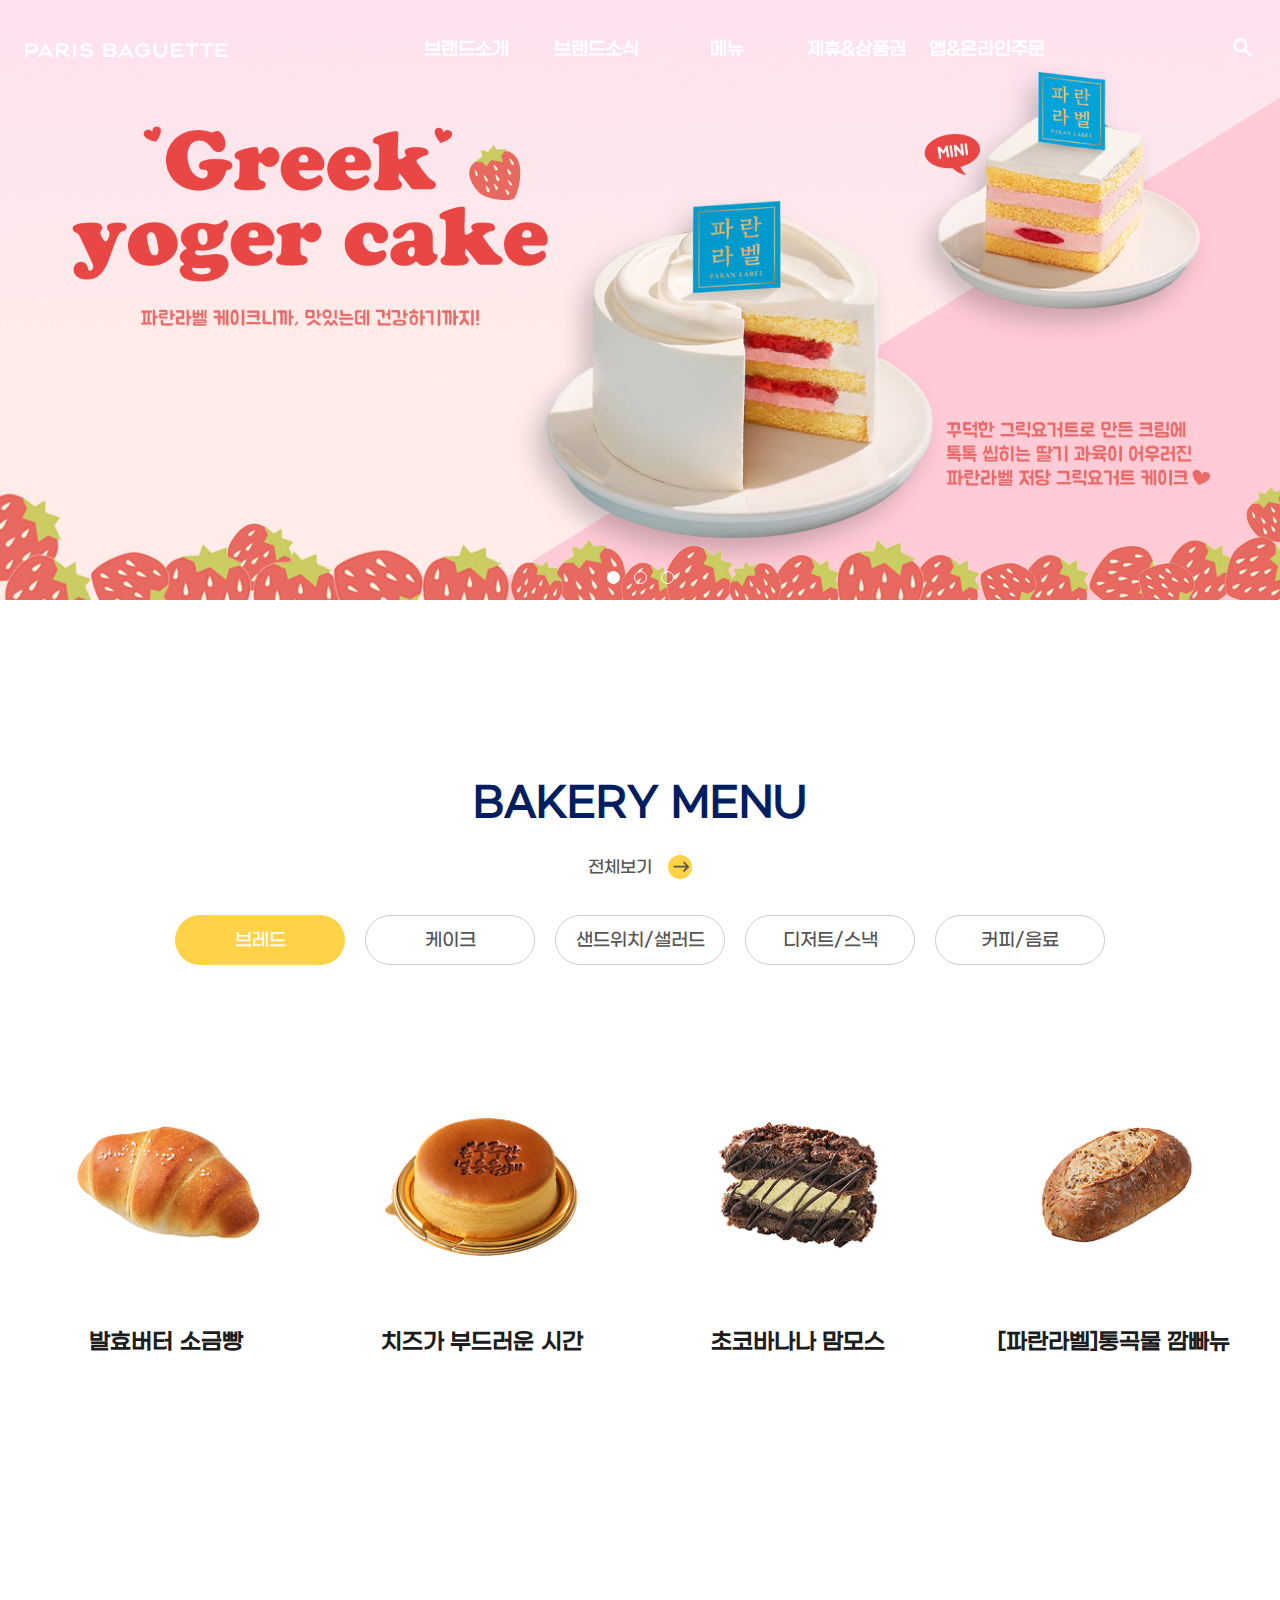
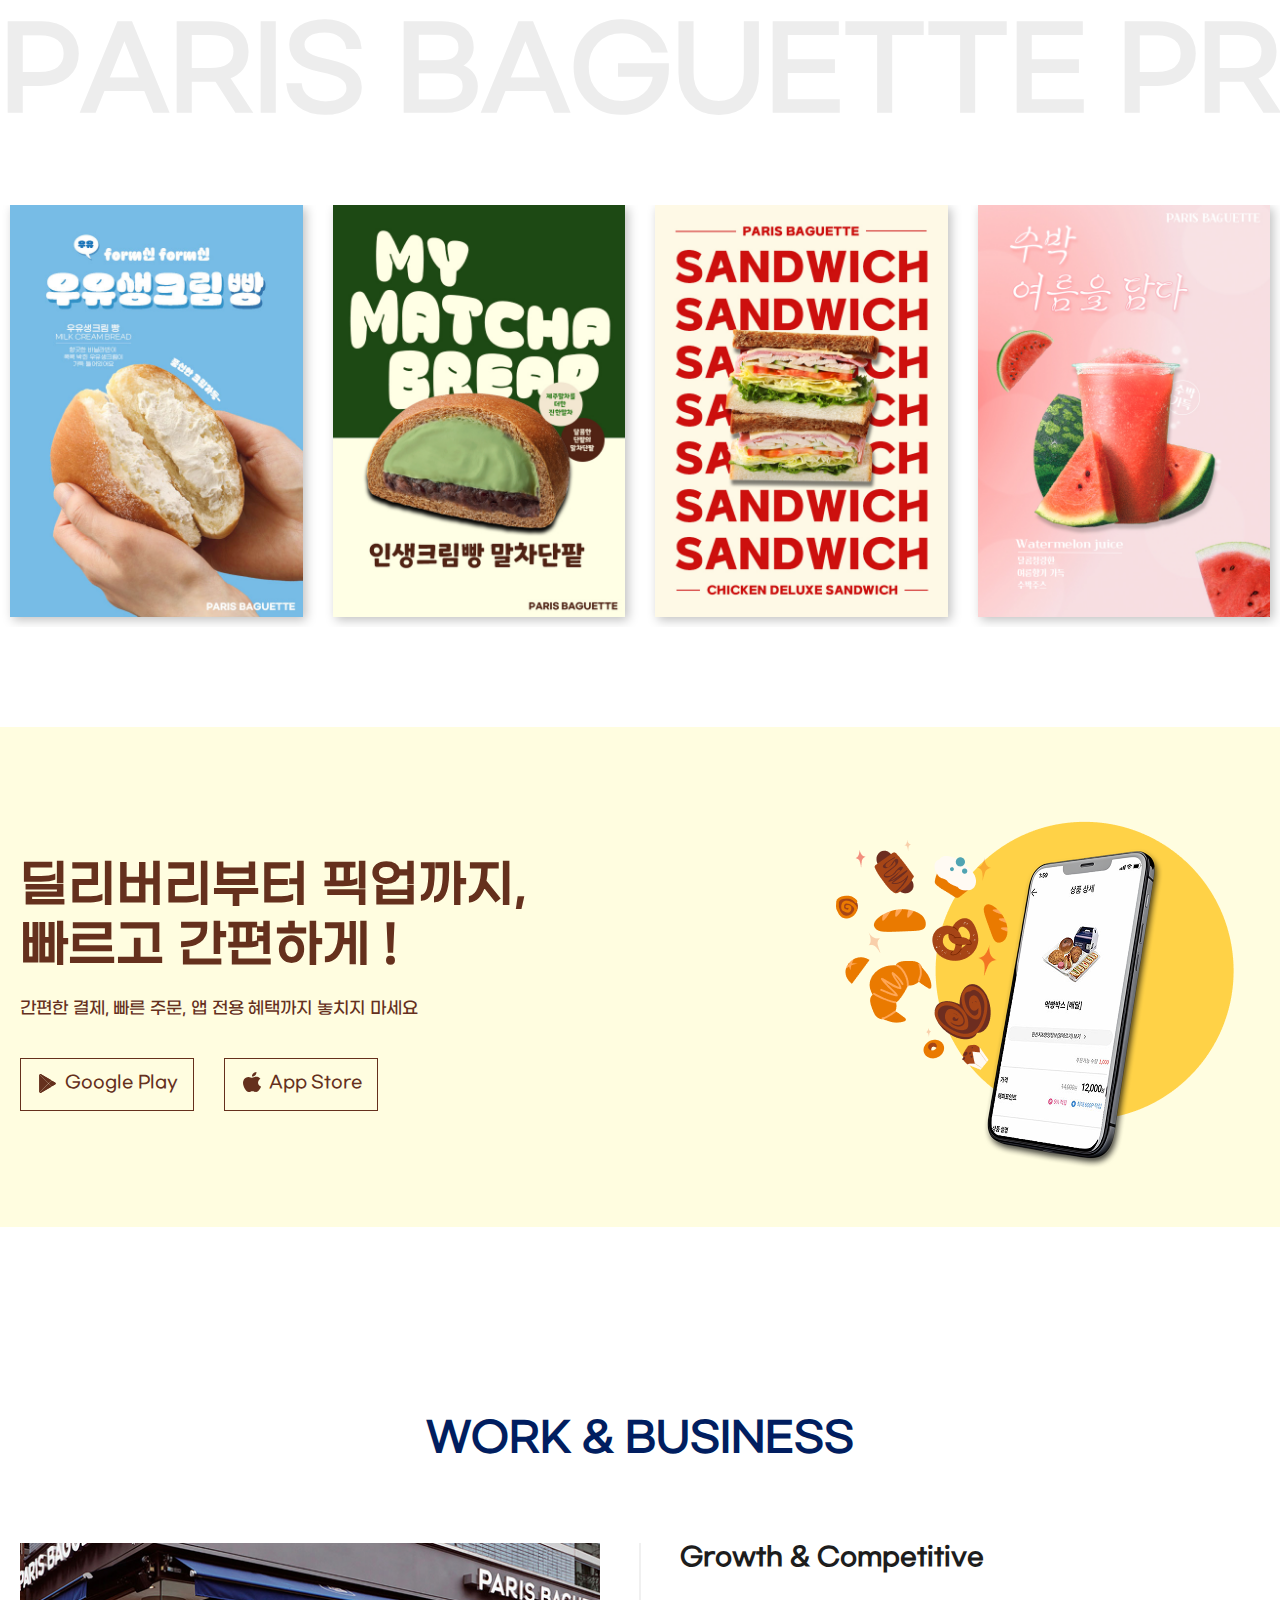
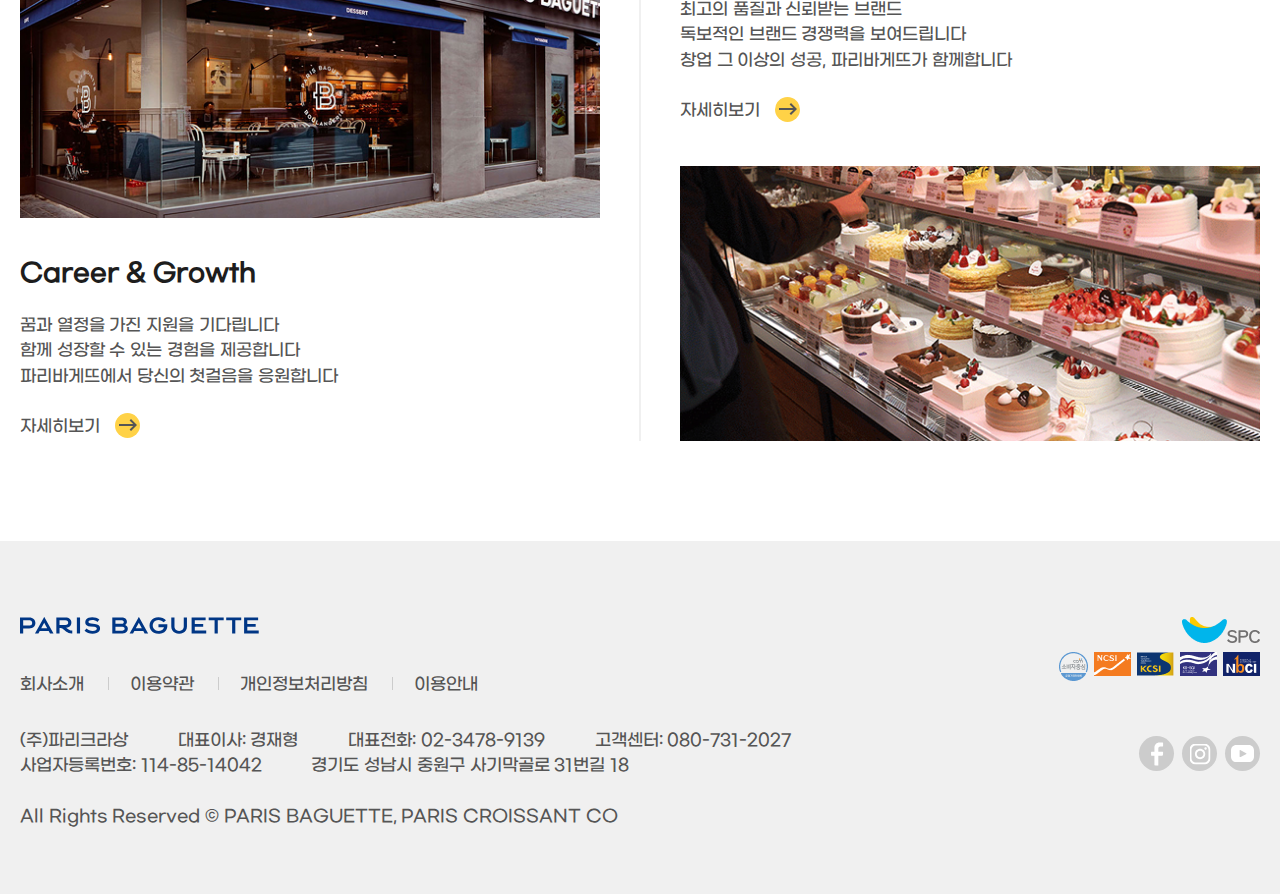
<file: parisbaguette/index.html>
<!DOCTYPE html>
<html lang="ko">
<head>
    <meta charset="UTF-8">
    <meta name="viewport" content="width=device-width, initial-scale=1.0">
    <script src="js/jquery-3.7.1.min.js"></script>

    <script src="js/swiper-bundle.min.js"></script>
    <link rel="stylesheet" href="css/swiper-bundle.min.css">

    
    <link rel="stylesheet" href="css/main.css">
    <script src="js/common.js"></script>
    <script src="js/main.js"></script>
    <title>파리바게뜨</title>
</head>
<body>
    <div class="skip_nav">
        <a href="#skip_content">본문바로가기</a>
    </div>
    <div id="wrap">
    <!--
    상단고정 fixed
    메뉴가 상단으로 사라질때 gnb_up
    pc에서 메뉴열릴때 menu_over
    mobile에서 메뉴를 클릭하면 menu_open 
    -->
    <header class="">
        <h1 class="logo"><a href="index.html"><span class="blind">파리바게뜨</span></a></h1>
        <nav class="gnb">
            <button class="gnb_open"><span class="blind">메뉴열기</span></button>
            <div class="gnb_wrap">
                <div class="gnb_util">
                    <div class="search">
                        <button class="search_open"><span>검색</span></button>
                    </div><!--//search-->
                </div><!--//gnb_util-->
                <ul class="depth1">
                    <li class="">
                        <a href="contents/info.html"><span>브랜드소개</span></a>
                        <ul class="depth2">
                            <li><a href="contents/info.html">회사소개</a></li>
                            <li><a href="contents/map.html">찾아오시는 길</a></li>
                        </ul><!--//depth2-->
                    </li>
                    <li>
                        <a href="#"><span>브랜드소식</span></a>
                        <ul class="depth2">
                            <li><a href="#">파바 스토리</a></li>
                            <li><a href="#">파바 매거진</a></li>
                        </ul><!--//depth2-->
                    </li>
                    <li>
                        <a href="#"><span>메뉴</span></a>
                        <ul class="depth2">
                            <li><a href="#">브레드</a></li>
                            <li><a href="#">케이크</a></li>
                            <li><a href="#">샌드위치/ 샐러드</a></li>
                            <li><a href="#">디저트/스낵</a></li>
                            <li><a href="#">커피/음료</a></li>
                            <li><a href="#">간편식</a></li>
                            <li><a href="#">선물</a></li>
                            
                        </ul><!--//depth2-->
                    </li>
                    <li>
                        <a href="#"><span>제휴&상품권</span></a>
                        <ul class="depth2">
                            <li><a href="#">제휴혜택</a></li>
                        </ul><!--//depth2-->
                    </li>
                    <li>
                        <a href="#"><span>앱&온라인주문</span></a>
                        <ul class="depth2">
                            <li><a href="#">파바 앱</a></li>
                            <li><a href="#">파바 딜리버리</a></li>
                        </ul><!--//depth2-->
                    </li>
                </ul><!--//depth1-->
            </div><!--//gnb_wrap-->
            <button class="gnb_close"><span class="blind">메뉴닫기</span></button>
        </nav>
        <div class="util">
            <div class="search">
                <button class="search_open"><span class="blind">검색</span></button>
            </div><!--//search-->
        </div><!--//util-->
    </header>
    <main class="container">
        <section class="visual">    
            <h2 class="blind">팝업</h2>
            <div class="swiper"> <!-- 팝업의 높이와 넓이를 css에서 줄 수 있는 요소-->
                <ul class="swiper-wrapper"> <!-- 각 팝업 콘텐츠를 감싸는 요소-->
                    <li class="swiper-slide">
                        <div class="photo pc"><img src="images/main/visual03.jpg" alt=""></div>
                        <div class="photo mobile"><img src="images/main/visual_mo03.jpg" alt=""></div>
                    </li>
                    <li class="swiper-slide">
                        <div class="photo pc"><img src="images/main/visual02.jpg" alt=""></div>
                        <div class="photo mobile"><img src="images/main/visual_mo02.jpg" alt=""></div>
                    </li>
                    <li class="swiper-slide">
                        <div class="photo pc"><img src="images/main/visual01.jpg" alt=""></div>
                        <div class="photo mobile"><img src="images/main/visual_mo01.jpg" alt=""></div>
                    </li>
                </ul>
                <div class="swiper-pagination"></div>  <!-- 컨트롤 요소는 swiper 안에 배치-->
            </div><!--//swiper-->
        </section>
        <section class="menu" id="skip_content">
            <div class="wrapper">
            <div class="tit">
                <h2>BAKERY MENU</h2>
                <a href="#" class="more">전체보기</a>
            </div>
            <div class="list">
                <div class="tap_list">
                    <ul role="tablist">
                        <li role="tab" aria-selected="true" class="item1 active" data-content="tab_item1"><button>브레드<span class="blind">선택됨</span></button></li>
                        <li role="tab" aria-selected="false" class="item2" data-content="tab_item2"><button>케이크<span class="blind">선택됨</span></button></li>
                        <li role="tab" aria-selected="false" class="item3" data-content="tab_item3"><button>샌드위치/샐러드<span class="blind">선택됨</span></button></li>
                        <li role="tab" aria-selected="false" class="item4" data-content="tab_item4"><button>디저트/스낵<span class="blind">선택됨</span></button></li>
                        <li role="tab" aria-selected="false" class="item5" data-content="tab_item5"><button>커피/음료<span class="blind">선택됨</span></button></li>
                    </ul>
                </div><!--//tap_list-->
                    <div class="tab_content">
                        <div class="tab_item item1 active" id="tab_item1">
                            <h3 class="blind">브레드</h3>
                            <div class="inner">
                                <ul>
                                    <li class="item">
                                        <a href="#">
                                            <div class="photo"><img src="images/main/item1_01.jpg" alt=""></div>
                                            <strong>발효버터 소금빵</strong>
                                        </a>
                                    </li>
                                    <li class="item">
                                        <a href="#">
                                            <div class="photo"><img src="images/main/item1_02.jpg" alt=""></div>
                                            <strong>치즈가 부드러운 시간</strong>
                                        </a>
                                    </li>
                                    <li class="item">
                                        <a href="#">
                                            <div class="photo"><img src="images/main/item1_03.jpg" alt=""></div>
                                            <strong>초코바나나 맘모스</strong>
                                        </a>
                                    </li>
                                    <li class="item">
                                        <a href="#">
                                            <div class="photo"><img src="images/main/item1_04.jpg" alt=""></div>
                                            <strong>[파란라벨]통곡물 깜빠뉴</strong>
                                        </a>
                                    </li>
                                </ul>
                            </div>
                        </div><!--//item1-->
                        <div class="tab_item item2 " id="tab_item2">
                            <h3 class="blind">케이크</h3>
                            <div class="inner">
                                <ul>
                                    <li class="item">
                                        <a href="#">
                                            <div class="photo"><img src="images/main/item2_01.jpg" alt=""></div>
                                            <strong>진한 크림치즈 케이크</strong>
                                        </a>
                                    </li>
                                    <li class="item">
                                        <a href="#">
                                            <div class="photo"><img src="images/main/item2_02.jpg" alt=""></div>
                                            <strong>딸기 블라썸 케이크(자몽/오렌지)</strong>
                                        </a>
                                    </li>
                                    <li class="item">
                                        <a href="#">
                                            <div class="photo"><img src="images/main/item2_03.jpg" alt=""></div>
                                            <strong>마이넘버원</strong>
                                        </a>
                                    </li>
                                    <li class="item">
                                        <a href="#">
                                            <div class="photo"><img src="images/main/item2_04.jpg" alt=""></div>
                                            <strong>고구마반 생크림반 케이크</strong>
                                        </a>
                                    </li>
                                </ul>
                            </div>
                        </div><!--//item2-->
                        <div class="tab_item item3" id="tab_item3">
                            <h3 class="blind">샌드위치/샐러드</h3>
                            <div class="inner">
                                <ul>
                                    <li class="item">
                                        <a href="#">
                                            <div class="photo"><img src="images/main/item3_01.jpg" alt=""></div>
                                            <strong>치킨커틀릿 샐러드랩</strong>
                                        </a>
                                    </li>
                                    <li class="item">
                                        <a href="#">
                                            <div class="photo"><img src="images/main/item3_02.jpg" alt=""></div>
                                            <strong>에그샐러드샌드위치</strong>
                                        </a>
                                    </li>
                                    <li class="item">
                                        <a href="#">
                                            <div class="photo"><img src="images/main/item3_03.jpg" alt=""></div>
                                            <strong>단백질 듬뿍 치킨 에그샐러드</strong>
                                        </a>
                                    </li>
                                    <li class="item">
                                        <a href="#">
                                            <div class="photo"><img src="images/main/item3_04.jpg" alt=""></div>
                                            <strong>랜치 그레인 볼</strong>
                                        </a>
                                    </li>
                                </ul>
                            </div>
                        </div><!--//item3-->
                        <div class="tab_item item4" id="tab_item4">
                            <h3 class="blind">디저트/스낵</h3>
                            <div class="inner">
                                <ul>
                                    <li class="item">
                                        <a href="#">
                                            <div class="photo"><img src="images/main/item4_01.jpg" alt=""></div>
                                            <strong>토트넘 유니폼 쿠키</strong>
                                        </a>
                                    </li>
                                    <li class="item">
                                        <a href="#">
                                            <div class="photo"><img src="images/main/item4_02.jpg" alt=""></div>
                                            <strong>미스터베어</strong>
                                        </a>
                                    </li>
                                    <li class="item">
                                        <a href="#">
                                            <div class="photo"><img src="images/main/item4_03.jpg" alt=""></div>
                                            <strong>말차 젤라또</strong>
                                        </a>
                                    </li>
                                    <li class="item">
                                        <a href="#">
                                            <div class="photo"><img src="images/main/item4_04.jpg" alt=""></div>
                                            <strong>곰곰이 젤리해(사과&딸기)</strong>
                                        </a>
                                    </li>
                                </ul>
                            </div>
                        </div><!--//item4-->
                        <div class="tab_item item5" id="tab_item5">
                            <h3 class="blind">커피/음료</h3>
                            <div class="inner">
                                <ul>
                                    <li class="item">
                                        <a href="#">
                                            <div class="photo"><img src="images/main/item5_01.jpg" alt=""></div>
                                            <strong>(ICE) 아메리카노</strong>
                                        </a>
                                    </li>
                                    <li class="item">
                                        <a href="#">
                                            <div class="photo"><img src="images/main/item5_02.jpg" alt=""></div>
                                            <strong>(ICE) 카페라떼</strong>
                                        </a>
                                    </li>
                                    <li class="item">
                                        <a href="#">
                                            <div class="photo"><img src="images/main/item5_03.jpg" alt=""></div>
                                            <strong>(ICE) 카라멜 마끼아또</strong>
                                        </a>
                                    </li>
                                    <li class="item">
                                        <a href="#">
                                            <div class="photo"><img src="images/main/item5_04.jpg" alt=""></div>
                                            <strong>(HOT) 카페모카</strong>
                                        </a>
                                    </li>
                                </ul>
                            </div>
                        </div><!--//item5-->
                    </div><!--//tab_content-->
            </div>
        </div>
        </section>
        <section class="promotion">
            <div class="rolling">
                <h2>PARIS BAGUETTE PROMOTION PARIS BAGUETTE PROMOTION PARIS BAGUETTE PROMOTION PARIS BAGUETTE PROMOTION</h2>
            </div>
        </section>
        <section class="promotion02">
            <h2 class="blind">팝업</h2>
            <div class="list">
                <div class="swiper"> <!-- 팝업의 높이와 넓이를 css에서 줄 수 있는 요소 -->
                    <ul class="swiper-wrapper"> <!-- 각 팝업 콘텐츠를 감싸는 요소 -->
                        <li class="swiper-slide">
                            <a href="#">
                                <div class="photo"><img src="images/main/promotion01.png" alt=""></div>
                            </a>
                        </li>
                        <li class="swiper-slide">
                            <a href="#">
                                <div class="photo"><img src="images/main/promotion02.png" alt=""></div>
                            </a>
                        </li>
                        <li class="swiper-slide">
                            <a href="#">
                                <div class="photo"><img src="images/main/promotion03.png" alt=""></div>
                            </a>
                        </li>
                        <li class="swiper-slide">
                            <a href="#">
                                <div class="photo"><img src="images/main/promotion04.png" alt=""></div>
                            </a>
                        </li>
                        <li class="swiper-slide">
                            <a href="#">
                                <div class="photo"><img src="images/main/promotion05.png" alt=""></div>
                            </a>
                        </li>
                        <li class="swiper-slide">
                            <a href="#">
                                <div class="photo"><img src="images/main/promotion06.png" alt=""></div>
                            </a>
                        </li>
                    </ul>
                </div>
            </div><!--///list-->
        </section>
        <section class="banner">
            <span class="icon"></span>
            <div class="wrapper">
                <h2>딜리버리부터 픽업까지,<br>
                    빠르고 간편하게 !</h2>
                <p>간편한 결제, 빠른 주문, 앱 전용 혜택까지 놓치지 마세요</p>
                <div class="more">
                    <a href="#" target="_blank" title="새창열림" class="goole">Google Play</a>
                    <a href="#" target="_blank" title="새창열림" class="app">App Store</a>
                </div>
            </div>
        </section>
        <section class="startup">
            <div class="wrapper">
                <h2>WORK & BUSINESS</h2>
                <div class="inner">
                    <div class="work">
                        <div class="photo"><img src="images/main/startup01.jpg" alt=""></div>
                        <div class="txt">
                            <h3>Career & Growth</h3>
                            <p>꿈과 열정을 가진 지원을 기다립니다<br>함께 성장할 수 있는 경험을 제공합니다<br>
                                파리바게뜨에서 당신의 첫걸음을 응원합니다</p>
                            <a href="#" class="more">자세히보기</a>
                        </div>
                    </div>
                    <div class="business">
                        <div class="photo"><img src="images/main/startup02.jpg" alt=""></div>
                        <div class="txt">
                            <h3>Growth & Competitive</h3>
                            <p>최고의 품질과 신뢰받는 브랜드<br>독보적인 브랜드 경쟁력을 보여드립니다 <br> 창업 그 이상의 성공, 파리바게뜨가 함께합니다</p>
                            <a href="#" class="more">자세히보기</a>
                        </div>
                    </div>
                </div>
            </div>
        </section>
    </main>
    <footer>
        <div class="wrapper">
            <div class="inner">
                <div class="f_logo">
                    <img src="images/common/f_logo.svg" alt="">
                </div>
                <div class="info_wrap">
                    <div class="f_nav">
                        <ul>
                            <li>
                                <a href="#">회사소개</a>
                            </li>
                            <li>
                                <a href="#">이용약관</a>
                            </li>
                            <li>
                                <a href="#">개인정보처리방침</a>
                            </li>
                            <li>
                                <a href="#">이용안내</a>
                            </li>
                        </ul>
                    </div>
                    <div class="f_info">
                        <span>(주)파리크라상</span>
                        <span>대표이사: 경재형</span>
                        <span>대표전화: 02-3478-9139</span>
                        <span>고객센터: 080-731-2027</span><br>
                        <span>사업자등록번호: 114-85-14042</span>
                        <address>경기도 성남시 중원구 사기막골로 31번길 18</address>
                    </div>
                    <div class="copyright">All Rights Reserved © PARIS BAGUETTE, PARIS CROISSANT CO</div>
                </div><!--//info_wrap-->
            </div>
            <div class="brand_info">
                <div class="brand">
                    <a href="#" class="spc"><span class="blind">spc</span></a>
                    <ul>
                        <li class="ccm"><a href="#"><span class="blind">ccm</span></a></li>
                        <li class="ncsi"><a href="#"><span class="blind">ncsi</span></a></li>
                        <li class="kcsi"><a href="#"><span class="blind">kcsi</span></a></li>
                        <li class="ks_sqi"><a href="#"><span class="blind">ks_sqi</span></a></li>
                        <li class="nbci"><a href="#"><span class="blind">nbci</span></a></li>
                    </ul>
                </div>
                <div class="sns">
                    <ul>
                        <li class="facebook"><a href="#"><span class="blind">페이스북</span></a></li>
                        <li class="insta"><a href="#"><span class="blind">인스타</span></a></li>
                        <li class="youtube"><a href="#"><span class="blind">유튜브</span></a></li>
                    </ul>
                </div>
            </div>
        </div>
    </footer>
    </div>
</body>
</html>
</file>
<file: gapyeong/css/main.css>
@import url(default.css);
@import url(font.css);
@import url(common.css);
@import url(layout.css);

.skip_nav {
    position: absolute;
    left: 0;
    top: 0;
    z-index: 1000;
    width: 100%;
}
.skip_nav a {
    display: block;
    text-align: center;
    padding: 10px 0;
    background-color: #1d1d1d;
    color: #fff;
    position: absolute;
    left: 0;
    top:-1000px;
    width: 100%;
}
.skip_nav a:focus {
    top: 0;
}

.visual {
    position: relative; /*ctrl_wrap정렬의 기준*/
}
.visual .swiper-slide .photo {
    overflow: hidden;
    height: 100dvh;
    min-height: 500px;
}
.visual .swiper-slide .photo img {
    width: 100%;
    height: 100%;
    object-fit: cover;
}
.visual .swiper-slide .txt {
    position: absolute; /*swiper-slide기준의 정렬*/
    left: 0;
    bottom: 41.48%;
    width: 100%;
    text-align: center;
    color: #fff;    
}
.visual .swiper-slide .txt h3 {
    font-size: 50px;
    font-weight: 800;
    line-height: var(--tit-line-height);
    margin: 20px 0 0 0;
}
.visual .ctrl_wrap {
    position: absolute;
    display: flex;
    align-items: center;
    left: 50%;
    transform: translateX(-50%);
    bottom: 4.36%;
    z-index: 10;
}
.visual .ctrl_wrap .swiper-pagination {
    position: relative;
    bottom: 1px;
    display: flex;
    justify-content: center;
    gap: 6px;
}
.visual .ctrl_wrap .swiper-pagination .swiper-pagination-bullet {
    display: block;
    width: 13px;
    height: 13px;
    border: 1px solid #fff;
    border-radius: 50%;
    margin: 0;
    background: none;
    opacity: 1;
}
.visual .swiper-pagination .swiper-pagination-bullet.swiper-pagination-bullet-active{
    background-color: #fff;
}
.visual .ctrl_wrap button {
    z-index: 10;
    width: 22px;
    height: 22px;
    background-position: center center;
    background-repeat: no-repeat;
}
.visual .ctrl_wrap button.btn_stop {
    background-image: url("data:image/svg+xml,%3Csvg width='22' height='22' viewBox='0 0 22 22' fill='none' xmlns='http://www.w3.org/2000/svg'%3E%3Cmask id='mask0_133_9654' style='mask-type:alpha' maskUnits='userSpaceOnUse' x='0' y='0' width='22' height='22'%3E%3Crect width='22' height='22' fill='%23D9D9D9'/%3E%3C/mask%3E%3Cg mask='url(%23mask0_133_9654)'%3E%3Cpath d='M12.826 16.81V5.18945H16.1709V16.81H12.826ZM5.83301 16.81V5.18945H9.17792V16.81H5.83301Z' fill='white'/%3E%3C/g%3E%3C/svg%3E%0A");
}
.visual .ctrl_wrap button.btn_play {
    background-image: url("data:image/svg+xml,%3Csvg width='20' height='20' viewBox='0 0 20 20' fill='none' xmlns='http://www.w3.org/2000/svg'%3E%3Cmask id='mask0_169_48' style='mask-type:alpha' maskUnits='userSpaceOnUse' x='0' y='0' width='20' height='20'%3E%3Crect width='20' height='20' fill='%23D9D9D9'/%3E%3C/mask%3E%3Cg mask='url(%23mask0_169_48)'%3E%3Cpath d='M6.49756 16.1369V3.8623L16.1476 9.9996L6.49756 16.1369Z' fill='white'/%3E%3C/g%3E%3C/svg%3E%0A");
}
.visual .ctrl_wrap button.btn_play {
    display: none;
}
@media screen and (max-width:1024px) {
    .visual .swiper-slide .txt h3 {
        font-size: 40px;
        margin: 15px 0 0 0;
    }
}
@media screen and (max-width:768px) {
    .visual .swiper-slide .txt h3 {
        font-size: 35px;
        margin: 15px 0 0 0;
    }
}

.infor {
    margin: 147px 0 0 0;
    position: relative;
}
.infor::before {
    display: block;
    content: "";
    position: absolute;
    left: 0;
    bottom: -80px;
    width: 100%;
    height: 620px;
    background-color: #f9f9f9;
    z-index: -1;
}
.infor .tit {
    text-align: center;
}
.infor .tit h2 {
    margin: 0 0 20px 0;
    font-size: var(--tit-font-size);
    font-weight: var(--bold-weight);
    line-height: var(--tit-line-height);
    color: var(--tit-color);
}
.infor .group {
    margin: 50px 0 0 0;
    display: flex;
}
.infor .group .bg {
    width: 25%;
    height: 555px;
    text-align: center;
}
.infor .group .bg1 {
    background: #FFF6DB url(../images/main/infor_01.png) no-repeat center bottom / contain;
}
.infor .group .bg2 {
    background: #FFD8D8 url(../images/main/infor_02.png) no-repeat center bottom / contain;
}
.infor .group .bg3 {
    background: #DBF0F8 url(../images/main/infor_03.png) no-repeat center bottom / contain;
}
.infor .group .bg4 {
    background: #CBE698 url(../images/main/infor_04.png) no-repeat center bottom / contain;
}
.infor .group .bg1 h3 {
    font-size: 35px;
    font-weight: var(--bold-weight);
    line-height: var(--tit-line-height);
    color: #5A710D;
    margin: 117px 0 15px 0;
}
.infor .group .bg2 h3 {
    font-size: 35px;
    font-weight: var(--bold-weight);
    line-height: var(--tit-line-height);
    color: #D54995;
    margin: 117px 0 15px 0;
}
.infor .group .bg3 h3 {
    font-size: 35px;
    font-weight: var(--bold-weight);
    line-height: var(--tit-line-height);
    color: #315A97;
    margin: 117px 0 15px 0;
}
.infor .group .bg4 h3 {
    font-size: 35px;
    font-weight: var(--bold-weight);
    line-height: var(--tit-line-height);
    color: #054337;
    margin: 117px 0 15px 0;
}
.infor .bg a {
    display: inline-block;
    position: relative;
    margin: 51px 0 0 0;
    padding: 6px 37px 6px 17px;
    border-radius: 30px;
}
.infor .bg1 a  {
    border: 1px solid rgba(90, 113, 13 , 0.6);
    color: rgba(90, 113, 13 , 0.6);
} 
.infor .bg1 a::after {
    content: "";
    position: absolute;
    top: 9px;
    right: 16px;
    width: 17px;
    height: 17px;
    background-image: url("data:image/svg+xml,%3Csvg width='17' height='17' viewBox='0 0 17 17' fill='none' xmlns='http://www.w3.org/2000/svg'%3E%3Cmask id='mask0_133_10206' style='mask-type:alpha' maskUnits='userSpaceOnUse' x='0' y='0' width='17' height='17'%3E%3Crect x='17' y='17' width='17' height='17' transform='rotate(-180 17 17)' fill='%23D9D9D9'/%3E%3C/mask%3E%3Cg mask='url(%23mask0_133_10206)'%3E%3Cpath d='M14.4853 8.5001L9.27907 3.29385C9.10199 3.11677 9.0164 2.91017 9.0223 2.67406C9.0282 2.43795 9.11969 2.23135 9.29678 2.05427C9.47386 1.87719 9.68046 1.78865 9.91657 1.78865C10.1527 1.78865 10.3593 1.87719 10.5364 2.05427L15.9905 7.49073C16.1322 7.6324 16.2384 7.79177 16.3093 7.96885C16.3801 8.14594 16.4155 8.32302 16.4155 8.5001C16.4155 8.67719 16.3801 8.85427 16.3093 9.03135C16.2384 9.20844 16.1322 9.36781 15.9905 9.50948L10.5364 14.9636C10.3593 15.1407 10.1497 15.2263 9.90771 15.2204C9.6657 15.2145 9.45615 15.123 9.27907 14.9459C9.10199 14.7689 9.01344 14.5623 9.01344 14.3261C9.01344 14.09 9.10199 13.8834 9.27907 13.7064L14.4853 8.5001Z' fill='%235A710D' fill-opacity='0.5'/%3E%3C/g%3E%3C/svg%3E%0A");
    background-position: center center ;
    background-repeat: no-repeat;
}

.infor .bg a:hover::after {
    background-image: url("data:image/svg+xml,%3Csvg width='17' height='17' viewBox='0 0 17 17' fill='none' xmlns='http://www.w3.org/2000/svg'%3E%3Cmask id='mask0_146_3228' style='mask-type:alpha' maskUnits='userSpaceOnUse' x='0' y='0' width='17' height='17'%3E%3Crect x='17' y='17' width='17' height='17' transform='rotate(-180 17 17)' fill='%23D9D9D9'/%3E%3C/mask%3E%3Cg mask='url(%23mask0_146_3228)'%3E%3Cpath d='M14.4853 8.5001L9.27907 3.29385C9.10199 3.11677 9.0164 2.91017 9.0223 2.67406C9.0282 2.43795 9.11969 2.23135 9.29678 2.05427C9.47386 1.87719 9.68046 1.78865 9.91657 1.78865C10.1527 1.78865 10.3593 1.87719 10.5364 2.05427L15.9905 7.49073C16.1322 7.6324 16.2384 7.79177 16.3093 7.96885C16.3801 8.14594 16.4155 8.32302 16.4155 8.5001C16.4155 8.67719 16.3801 8.85427 16.3093 9.03135C16.2384 9.20844 16.1322 9.36781 15.9905 9.50948L10.5364 14.9636C10.3593 15.1407 10.1497 15.2263 9.90771 15.2204C9.6657 15.2145 9.45615 15.123 9.27907 14.9459C9.10199 14.7689 9.01344 14.5623 9.01344 14.3261C9.01344 14.09 9.10199 13.8834 9.27907 13.7064L14.4853 8.5001Z' fill='white'/%3E%3C/g%3E%3C/svg%3E%0A");
}
.infor .bg1 a:hover {
    background-color: #5A710D;
    color: #fff;
}
.infor .bg2 a:hover {
    background-color: #D54995;
    color: #fff;
}
.infor .bg3 a:hover {
    background-color: #315A97;
    color: #fff;
}
.infor .bg4 a:hover {
    background-color: #054337;
    color: #fff;
}
.infor .bg2 a  {
    border: 1px solid rgba(213, 73, 149 , 0.6);;
    color: rgba(213, 73, 149 , 0.6);
} 
.infor .bg2 a::after {
    content: "";
    position: absolute;
    top: 9px;
    right: 16px;
    width: 17px;
    height: 17px;
    background-image: url("data:image/svg+xml,%3Csvg width='17' height='17' viewBox='0 0 17 17' fill='none' xmlns='http://www.w3.org/2000/svg'%3E%3Cmask id='mask0_133_9930' style='mask-type:alpha' maskUnits='userSpaceOnUse' x='0' y='0' width='17' height='17'%3E%3Crect x='17' y='17' width='17' height='17' transform='rotate(-180 17 17)' fill='%23D9D9D9'/%3E%3C/mask%3E%3Cg mask='url(%23mask0_133_9930)'%3E%3Cpath d='M14.4853 8.5001L9.27907 3.29385C9.10199 3.11677 9.0164 2.91017 9.0223 2.67406C9.0282 2.43795 9.11969 2.23135 9.29678 2.05427C9.47386 1.87719 9.68046 1.78865 9.91657 1.78865C10.1527 1.78865 10.3593 1.87719 10.5364 2.05427L15.9905 7.49073C16.1322 7.6324 16.2384 7.79177 16.3093 7.96885C16.3801 8.14594 16.4155 8.32302 16.4155 8.5001C16.4155 8.67719 16.3801 8.85427 16.3093 9.03135C16.2384 9.20844 16.1322 9.36781 15.9905 9.50948L10.5364 14.9636C10.3593 15.1407 10.1497 15.2263 9.90771 15.2204C9.6657 15.2145 9.45615 15.123 9.27907 14.9459C9.10199 14.7689 9.01344 14.5623 9.01344 14.3261C9.01344 14.09 9.10199 13.8834 9.27907 13.7064L14.4853 8.5001Z' fill='%23D54995' fill-opacity='0.6'/%3E%3C/g%3E%3C/svg%3E%0A");
    background-position: center center ;
    background-repeat: no-repeat;
}
.infor .bg3 a  {
    border: 1px solid rgba(49, 90, 151 , 0.6);
    color: rgba(49, 90, 151 , 0.6);
} 
.infor .bg3 a::after {
    content: "";
    position: absolute;
    top: 9px;
    right: 16px;
    width: 17px;
    height: 17px;
    background-image: url("data:image/svg+xml,%3Csvg width='17' height='17' viewBox='0 0 17 17' fill='none' xmlns='http://www.w3.org/2000/svg'%3E%3Cmask id='mask0_133_9854' style='mask-type:alpha' maskUnits='userSpaceOnUse' x='0' y='0' width='17' height='17'%3E%3Crect x='17' y='17' width='17' height='17' transform='rotate(-180 17 17)' fill='%23D9D9D9'/%3E%3C/mask%3E%3Cg mask='url(%23mask0_133_9854)'%3E%3Cpath d='M14.4853 8.5001L9.27907 3.29385C9.10199 3.11677 9.0164 2.91017 9.0223 2.67406C9.0282 2.43795 9.11969 2.23135 9.29678 2.05427C9.47386 1.87719 9.68046 1.78865 9.91657 1.78865C10.1527 1.78865 10.3593 1.87719 10.5364 2.05427L15.9905 7.49073C16.1322 7.6324 16.2384 7.79177 16.3093 7.96885C16.3801 8.14594 16.4155 8.32302 16.4155 8.5001C16.4155 8.67719 16.3801 8.85427 16.3093 9.03135C16.2384 9.20844 16.1322 9.36781 15.9905 9.50948L10.5364 14.9636C10.3593 15.1407 10.1497 15.2263 9.90771 15.2204C9.6657 15.2145 9.45615 15.123 9.27907 14.9459C9.10199 14.7689 9.01344 14.5623 9.01344 14.3261C9.01344 14.09 9.10199 13.8834 9.27907 13.7064L14.4853 8.5001Z' fill='%23315A97' fill-opacity='0.6'/%3E%3C/g%3E%3C/svg%3E%0A");
    background-position: center center ;
    background-repeat: no-repeat;
}
.infor .bg4 a  {
    border: 1px solid rgba(5, 67, 55 , 0.6);
    color: rgba(5, 67, 55 , 0.6);
} 
.infor .bg4 a::after {
    content: "";
    position: absolute;
    top: 9px;
    right: 16px;
    width: 17px;
    height: 17px;
   background-image: url("data:image/svg+xml,%3Csvg width='17' height='17' viewBox='0 0 17 17' fill='none' xmlns='http://www.w3.org/2000/svg'%3E%3Cmask id='mask0_133_9830' style='mask-type:alpha' maskUnits='userSpaceOnUse' x='0' y='0' width='17' height='17'%3E%3Crect x='17' y='17' width='17' height='17' transform='rotate(-180 17 17)' fill='%23D9D9D9'/%3E%3C/mask%3E%3Cg mask='url(%23mask0_133_9830)'%3E%3Cpath d='M14.4853 8.5001L9.27907 3.29385C9.10199 3.11677 9.0164 2.91017 9.0223 2.67406C9.0282 2.43795 9.11969 2.23135 9.29678 2.05427C9.47386 1.87719 9.68046 1.78865 9.91657 1.78865C10.1527 1.78865 10.3593 1.87719 10.5364 2.05427L15.9905 7.49073C16.1322 7.6324 16.2384 7.79177 16.3093 7.96885C16.3801 8.14594 16.4155 8.32302 16.4155 8.5001C16.4155 8.67719 16.3801 8.85427 16.3093 9.03135C16.2384 9.20844 16.1322 9.36781 15.9905 9.50948L10.5364 14.9636C10.3593 15.1407 10.1497 15.2263 9.90771 15.2204C9.6657 15.2145 9.45615 15.123 9.27907 14.9459C9.10199 14.7689 9.01344 14.5623 9.01344 14.3261C9.01344 14.09 9.10199 13.8834 9.27907 13.7064L14.4853 8.5001Z' fill='%23054337' fill-opacity='0.6'/%3E%3C/g%3E%3C/svg%3E%0A");
    background-position: center center ;
    background-repeat: no-repeat;
}

.infor .list {
    margin: 75px 0 0 0;
}
.infor .list ul {
    display: flex;
    justify-content: center;
    gap: 24px;    
}
.infor .list ul li a {
    display: flex;
    align-items: center;
}
.infor .list ul li a span.ico {
    display: block;
    background-color: var(--point-color);
    border-radius: 50%;
    width: 80px;
    height: 80px;
    margin: 0 15px 0 0;
    position: relative;
} 

.infor .list ul li a span.ico::after {
    content: "";
    position: absolute;
    left: 18px;
    top: 21px;
    width: 40px;
    height: 40px;
    background-repeat: no-repeat;
    background-position: center center;
}
.infor .list ul li a span.ico1::after {
    background-image: url("data:image/svg+xml,%3Csvg width='40' height='40' viewBox='0 0 40 40' fill='none' xmlns='http://www.w3.org/2000/svg'%3E%3Cmask id='mask0_133_9845' style='mask-type:alpha' maskUnits='userSpaceOnUse' x='0' y='0' width='40' height='40'%3E%3Crect width='40' height='40' fill='%23D9D9D9'/%3E%3C/mask%3E%3Cg mask='url(%23mask0_133_9845)'%3E%3Cpath d='M26.6667 18.3333V13.3333H21.6667V10H26.6667V5H30V10H35V13.3333H30V18.3333H26.6667ZM33.25 35C29.7778 35 26.3472 34.2431 22.9583 32.7292C19.5694 31.2153 16.4861 29.0694 13.7083 26.2917C10.9306 23.5139 8.78472 20.4306 7.27083 17.0417C5.75694 13.6528 5 10.2222 5 6.75C5 6.25 5.16667 5.83333 5.5 5.5C5.83333 5.16667 6.25 5 6.75 5H13.5C13.8889 5 14.2361 5.13194 14.5417 5.39583C14.8472 5.65972 15.0278 5.97222 15.0833 6.33333L16.1667 12.1667C16.2222 12.6111 16.2083 12.9861 16.125 13.2917C16.0417 13.5972 15.8889 13.8611 15.6667 14.0833L11.625 18.1667C12.1806 19.1944 12.8403 20.1875 13.6042 21.1458C14.3681 22.1042 15.2083 23.0278 16.125 23.9167C16.9861 24.7778 17.8889 25.5764 18.8333 26.3125C19.7778 27.0486 20.7778 27.7222 21.8333 28.3333L25.75 24.4167C26 24.1667 26.3264 23.9792 26.7292 23.8542C27.1319 23.7292 27.5278 23.6944 27.9167 23.75L33.6667 24.9167C34.0556 25.0278 34.375 25.2292 34.625 25.5208C34.875 25.8125 35 26.1389 35 26.5V33.25C35 33.75 34.8333 34.1667 34.5 34.5C34.1667 34.8333 33.75 35 33.25 35ZM10.0417 15L12.7917 12.25L12.0833 8.33333H8.375C8.51389 9.47222 8.70833 10.5972 8.95833 11.7083C9.20833 12.8194 9.56944 13.9167 10.0417 15ZM24.9583 29.9167C26.0417 30.3889 27.1458 30.7639 28.2708 31.0417C29.3958 31.3194 30.5278 31.5 31.6667 31.5833V27.9167L27.75 27.125L24.9583 29.9167Z' fill='white'/%3E%3C/g%3E%3C/svg%3E%0A");
}
.infor .list ul li a span.ico2::after {
    background-image: url("data:image/svg+xml,%3Csvg width='40' height='40' viewBox='0 0 40 40' fill='none' xmlns='http://www.w3.org/2000/svg'%3E%3Cmask id='mask0_160_203' style='mask-type:alpha' maskUnits='userSpaceOnUse' x='0' y='0' width='40' height='40'%3E%3Crect width='40' height='40' fill='%23D9D9D9'/%3E%3C/mask%3E%3Cg mask='url(%23mask0_160_203)'%3E%3Cpath d='M13.3333 18.334C13.8055 18.334 14.2013 18.1743 14.5208 17.8548C14.8402 17.5354 14.9999 17.1395 14.9999 16.6673C14.9999 16.1951 14.8402 15.7993 14.5208 15.4798C14.2013 15.1604 13.8055 15.0007 13.3333 15.0007C12.861 15.0007 12.4652 15.1604 12.1458 15.4798C11.8263 15.7993 11.6666 16.1951 11.6666 16.6673C11.6666 17.1395 11.8263 17.5354 12.1458 17.8548C12.4652 18.1743 12.861 18.334 13.3333 18.334ZM19.9999 18.334C20.4721 18.334 20.868 18.1743 21.1874 17.8548C21.5069 17.5354 21.6666 17.1395 21.6666 16.6673C21.6666 16.1951 21.5069 15.7993 21.1874 15.4798C20.868 15.1604 20.4721 15.0007 19.9999 15.0007C19.5277 15.0007 19.1319 15.1604 18.8124 15.4798C18.493 15.7993 18.3333 16.1951 18.3333 16.6673C18.3333 17.1395 18.493 17.5354 18.8124 17.8548C19.1319 18.1743 19.5277 18.334 19.9999 18.334ZM26.6666 18.334C27.1388 18.334 27.5346 18.1743 27.8541 17.8548C28.1735 17.5354 28.3333 17.1395 28.3333 16.6673C28.3333 16.1951 28.1735 15.7993 27.8541 15.4798C27.5346 15.1604 27.1388 15.0007 26.6666 15.0007C26.1944 15.0007 25.7985 15.1604 25.4791 15.4798C25.1596 15.7993 24.9999 16.1951 24.9999 16.6673C24.9999 17.1395 25.1596 17.5354 25.4791 17.8548C25.7985 18.1743 26.1944 18.334 26.6666 18.334ZM3.33325 36.6673V6.66732C3.33325 5.75065 3.65964 4.96593 4.31242 4.31315C4.9652 3.66037 5.74992 3.33398 6.66659 3.33398H33.3333C34.2499 3.33398 35.0346 3.66037 35.6874 4.31315C36.3402 4.96593 36.6666 5.75065 36.6666 6.66732V26.6673C36.6666 27.584 36.3402 28.3687 35.6874 29.0215C35.0346 29.6743 34.2499 30.0007 33.3333 30.0007H9.99992L3.33325 36.6673ZM8.58325 26.6673H33.3333V6.66732H6.66659V28.5423L8.58325 26.6673Z' fill='white'/%3E%3C/g%3E%3C/svg%3E%0A");
}
.infor .list ul li a span.ico3::after {
    background-image: url("data:image/svg+xml,%3Csvg width='40' height='40' viewBox='0 0 40 40' fill='none' xmlns='http://www.w3.org/2000/svg'%3E%3Cmask id='mask0_160_194' style='mask-type:alpha' maskUnits='userSpaceOnUse' x='0' y='0' width='40' height='40'%3E%3Crect width='40' height='40' fill='%23D9D9D9'/%3E%3C/mask%3E%3Cg mask='url(%23mask0_160_194)'%3E%3Cpath d='M7.25 34.5C6.69444 34.7222 6.18056 34.6597 5.70833 34.3125C5.23611 33.9653 5 33.5 5 32.9167V9.58333C5 9.22222 5.10417 8.90278 5.3125 8.625C5.52083 8.34722 5.80556 8.13889 6.16667 8L15 5L25 8.5L32.75 5.5C33.3056 5.27778 33.8194 5.34028 34.2917 5.6875C34.7639 6.03472 35 6.5 35 7.08333V21.125C34.5833 20.4861 34.0903 19.9028 33.5208 19.375C32.9514 18.8472 32.3333 18.3889 31.6667 18V9.5L26.6667 11.4167V16.6667C26.0833 16.6667 25.5139 16.7153 24.9583 16.8125C24.4028 16.9097 23.8611 17.0556 23.3333 17.25V11.4167L16.6667 9.08333V30.875L7.25 34.5ZM8.33333 30.5L13.3333 28.5833V9.08333L8.33333 10.75V30.5ZM26.6667 30C27.6111 30 28.3958 29.7222 29.0208 29.1667C29.6458 28.6111 29.9722 27.7778 30 26.6667C30.0278 25.7222 29.7153 24.9306 29.0625 24.2917C28.4097 23.6528 27.6111 23.3333 26.6667 23.3333C25.7222 23.3333 24.9306 23.6528 24.2917 24.2917C23.6528 24.9306 23.3333 25.7222 23.3333 26.6667C23.3333 27.6111 23.6528 28.4028 24.2917 29.0417C24.9306 29.6806 25.7222 30 26.6667 30ZM26.6667 33.3333C24.8333 33.3333 23.2639 32.6806 21.9583 31.375C20.6528 30.0694 20 28.5 20 26.6667C20 24.8333 20.6528 23.2639 21.9583 21.9583C23.2639 20.6528 24.8333 20 26.6667 20C28.5 20 30.0694 20.6528 31.375 21.9583C32.6806 23.2639 33.3333 24.8333 33.3333 26.6667C33.3333 27.3056 33.2569 27.9097 33.1042 28.4792C32.9514 29.0486 32.7222 29.5833 32.4167 30.0833L36.6667 34.3333L34.3333 36.6667L30.0833 32.4167C29.5833 32.7222 29.0486 32.9514 28.4792 33.1042C27.9097 33.2569 27.3056 33.3333 26.6667 33.3333Z' fill='white'/%3E%3C/g%3E%3C/svg%3E%0A");
}
.infor .list ul li a span.ico4::after {
    background-image: url("data:image/svg+xml,%3Csvg width='40' height='40' viewBox='0 0 40 40' fill='none' xmlns='http://www.w3.org/2000/svg'%3E%3Cmask id='mask0_160_200' style='mask-type:alpha' maskUnits='userSpaceOnUse' x='0' y='0' width='40' height='40'%3E%3Crect width='40' height='40' fill='%23D9D9D9'/%3E%3C/mask%3E%3Cg mask='url(%23mask0_160_200)'%3E%3Cpath d='M10.0001 36.6673C9.08341 36.6673 8.29869 36.3409 7.64591 35.6882C6.99314 35.0354 6.66675 34.2507 6.66675 33.334V6.66732C6.66675 5.75065 6.99314 4.96593 7.64591 4.31315C8.29869 3.66037 9.08341 3.33398 10.0001 3.33398H30.0001C30.9167 3.33398 31.7015 3.66037 32.3542 4.31315C33.007 4.96593 33.3334 5.75065 33.3334 6.66732V33.334C33.3334 34.2507 33.007 35.0354 32.3542 35.6882C31.7015 36.3409 30.9167 36.6673 30.0001 36.6673H10.0001ZM10.0001 33.334H30.0001V6.66732H26.6667V18.334L22.5001 15.834L18.3334 18.334V6.66732H10.0001V33.334ZM11.6667 30.0007H28.3334L22.7084 22.5007L18.3334 28.334L15.6251 24.709L11.6667 30.0007Z' fill='white'/%3E%3C/g%3E%3C/svg%3E%0A");
}
.infor .list ul li a span.ico5::after {
    background-image: url("data:image/svg+xml,%3Csvg width='40' height='40' viewBox='0 0 40 40' fill='none' xmlns='http://www.w3.org/2000/svg'%3E%3Cmask id='mask0_160_197' style='mask-type:alpha' maskUnits='userSpaceOnUse' x='0' y='0' width='40' height='40'%3E%3Crect width='40' height='40' fill='%23D9D9D9'/%3E%3C/mask%3E%3Cg mask='url(%23mask0_160_197)'%3E%3Cpath d='M10.0001 35.0007C9.52786 35.0007 9.13203 34.8409 8.81258 34.5215C8.49314 34.202 8.33341 33.8062 8.33341 33.334V29.9173C7.83341 29.3618 7.43064 28.7437 7.12508 28.0632C6.81953 27.3826 6.66675 26.6395 6.66675 25.834V10.0007C6.66675 7.6951 7.73619 6.0076 9.87508 4.93815C12.014 3.86871 15.389 3.33398 20.0001 3.33398C24.7779 3.33398 28.1945 3.84787 30.2501 4.87565C32.3056 5.90343 33.3334 7.61176 33.3334 10.0007V25.834C33.3334 26.6395 33.1806 27.3826 32.8751 28.0632C32.5695 28.7437 32.1667 29.3618 31.6667 29.9173V33.334C31.6667 33.8062 31.507 34.202 31.1876 34.5215C30.8681 34.8409 30.4723 35.0007 30.0001 35.0007H28.3334C27.8612 35.0007 27.4654 34.8409 27.1459 34.5215C26.8265 34.202 26.6667 33.8062 26.6667 33.334V31.6673H13.3334V33.334C13.3334 33.8062 13.1737 34.202 12.8542 34.5215C12.5348 34.8409 12.139 35.0007 11.6667 35.0007H10.0001ZM10.0001 16.6673H30.0001V11.6673H10.0001V16.6673ZM14.1667 26.6673C14.8612 26.6673 15.4515 26.4243 15.9376 25.9382C16.4237 25.452 16.6667 24.8618 16.6667 24.1673C16.6667 23.4729 16.4237 22.8826 15.9376 22.3965C15.4515 21.9104 14.8612 21.6673 14.1667 21.6673C13.4723 21.6673 12.882 21.9104 12.3959 22.3965C11.9098 22.8826 11.6667 23.4729 11.6667 24.1673C11.6667 24.8618 11.9098 25.452 12.3959 25.9382C12.882 26.4243 13.4723 26.6673 14.1667 26.6673ZM25.8334 26.6673C26.5279 26.6673 27.1181 26.4243 27.6042 25.9382C28.0904 25.452 28.3334 24.8618 28.3334 24.1673C28.3334 23.4729 28.0904 22.8826 27.6042 22.3965C27.1181 21.9104 26.5279 21.6673 25.8334 21.6673C25.139 21.6673 24.5487 21.9104 24.0626 22.3965C23.5765 22.8826 23.3334 23.4729 23.3334 24.1673C23.3334 24.8618 23.5765 25.452 24.0626 25.9382C24.5487 26.4243 25.139 26.6673 25.8334 26.6673ZM10.7501 8.33398H29.4167C29.0001 7.86176 28.1042 7.46593 26.7292 7.14648C25.3542 6.82704 23.139 6.66732 20.0834 6.66732C17.1112 6.66732 14.9376 6.84093 13.5626 7.18815C12.1876 7.53537 11.2501 7.91732 10.7501 8.33398ZM13.3334 28.334H26.6667C27.5834 28.334 28.3681 28.0076 29.0209 27.3548C29.6737 26.702 30.0001 25.9173 30.0001 25.0007V20.0007H10.0001V25.0007C10.0001 25.9173 10.3265 26.702 10.9792 27.3548C11.632 28.0076 12.4167 28.334 13.3334 28.334Z' fill='white'/%3E%3C/g%3E%3C/svg%3E%0A");
}

@media screen and (max-width:1024px) {
    .infor .list ul {
        gap: 42px;
    } 
    .infor .group {
        flex-wrap: wrap;
    }
    .infor .group .bg {
        width: 50%;
        height: 420px;
    }
    .infor .bg a {
        border: 0;
        color: #fff;
    }
    .infor .bg1 a {
        background-color: #5A710D;
    }
    .infor .bg2 a {
        background-color: #D54995;
    }
    .infor .bg3 a {
        background-color: #315A97;
    }.infor .bg4 a {
        background-color: #054337;
    }
    .infor .bg a::after {
        background-image: url("data:image/svg+xml,%3Csvg width='17' height='17' viewBox='0 0 17 17' fill='none' xmlns='http://www.w3.org/2000/svg'%3E%3Cmask id='mask0_315_2' style='mask-type:alpha' maskUnits='userSpaceOnUse' x='0' y='0' width='17' height='17'%3E%3Crect x='17' y='17' width='17' height='17' transform='rotate(-180 17 17)' fill='%23D9D9D9'/%3E%3C/mask%3E%3Cg mask='url(%23mask0_315_2)'%3E%3Cpath d='M14.4853 8.5001L9.27907 3.29385C9.10199 3.11677 9.0164 2.91017 9.0223 2.67406C9.0282 2.43795 9.11969 2.23135 9.29678 2.05427C9.47386 1.87719 9.68046 1.78864 9.91657 1.78864C10.1527 1.78864 10.3593 1.87719 10.5364 2.05427L15.9905 7.49073C16.1322 7.6324 16.2384 7.79177 16.3093 7.96885C16.3801 8.14594 16.4155 8.32302 16.4155 8.5001C16.4155 8.67719 16.3801 8.85427 16.3093 9.03135C16.2384 9.20844 16.1322 9.36781 15.9905 9.50948L10.5364 14.9636C10.3593 15.1407 10.1497 15.2263 9.90771 15.2204C9.6657 15.2145 9.45615 15.123 9.27907 14.9459C9.10199 14.7689 9.01344 14.5623 9.01344 14.3261C9.01344 14.09 9.10199 13.8834 9.27907 13.7064L14.4853 8.5001Z' fill='white'/%3E%3C/g%3E%3C/svg%3E%0A");
    }
    .infor .list ul li {
        display: block;
        text-align: center;
    }
    .infor .list ul li a {
        display: block;
    }
    .infor .list ul li a span.ico {
        margin: 0 auto;
    } 
    .infor .list ul li a p {
        margin: 10px 0 0 0;
    }
    
}
@media screen and (max-width:768px) {
    .infor .list ul {
        gap: 16px;
    } 
    .infor::before {
        background-color: transparent;
    }
    .infor .group .bg {
        height: 153px;
    }
    .infor .group .bg1 {
        background: #FFF6DB;
    }
    .infor .group .bg2 {
        background: #FFD8D8;
    }
    .infor .group .bg3 {
        background: #DBF0F8;
    }
    .infor .group .bg4 {
        background: #CBE698;
    }
    .infor .group .bg h3 {
        font-size: 22px;
        margin: 38px 0 25px 0;
    }
    .infor .group .bg p {
        display: none;
    }
    .infor .bg a {
        margin: auto;
    }
    .infor .list {
        margin: 53px 0 0 0;
        overflow-x: auto;
        overflow-y: hidden;
    }
    
    .infor .list ul li a span.ico {
        width: 60px;
        height: 60px;
    }
    .infor .list ul li a span.ico::after {
        left: 14px;
        top: 18px;
        width: 30px;
        height: 30px;
    }
    .infor .list ul li a span.ico1::after {
        background-image: url("data:image/svg+xml,%3Csvg width='30' height='30' viewBox='0 0 40 40' fill='none' xmlns='http://www.w3.org/2000/svg'%3E%3Cmask id='mask0_133_9845' style='mask-type:alpha' maskUnits='userSpaceOnUse' x='0' y='0' width='40' height='40'%3E%3Crect width='40' height='40' fill='%23D9D9D9'/%3E%3C/mask%3E%3Cg mask='url(%23mask0_133_9845)'%3E%3Cpath d='M26.6667 18.3333V13.3333H21.6667V10H26.6667V5H30V10H35V13.3333H30V18.3333H26.6667ZM33.25 35C29.7778 35 26.3472 34.2431 22.9583 32.7292C19.5694 31.2153 16.4861 29.0694 13.7083 26.2917C10.9306 23.5139 8.78472 20.4306 7.27083 17.0417C5.75694 13.6528 5 10.2222 5 6.75C5 6.25 5.16667 5.83333 5.5 5.5C5.83333 5.16667 6.25 5 6.75 5H13.5C13.8889 5 14.2361 5.13194 14.5417 5.39583C14.8472 5.65972 15.0278 5.97222 15.0833 6.33333L16.1667 12.1667C16.2222 12.6111 16.2083 12.9861 16.125 13.2917C16.0417 13.5972 15.8889 13.8611 15.6667 14.0833L11.625 18.1667C12.1806 19.1944 12.8403 20.1875 13.6042 21.1458C14.3681 22.1042 15.2083 23.0278 16.125 23.9167C16.9861 24.7778 17.8889 25.5764 18.8333 26.3125C19.7778 27.0486 20.7778 27.7222 21.8333 28.3333L25.75 24.4167C26 24.1667 26.3264 23.9792 26.7292 23.8542C27.1319 23.7292 27.5278 23.6944 27.9167 23.75L33.6667 24.9167C34.0556 25.0278 34.375 25.2292 34.625 25.5208C34.875 25.8125 35 26.1389 35 26.5V33.25C35 33.75 34.8333 34.1667 34.5 34.5C34.1667 34.8333 33.75 35 33.25 35ZM10.0417 15L12.7917 12.25L12.0833 8.33333H8.375C8.51389 9.47222 8.70833 10.5972 8.95833 11.7083C9.20833 12.8194 9.56944 13.9167 10.0417 15ZM24.9583 29.9167C26.0417 30.3889 27.1458 30.7639 28.2708 31.0417C29.3958 31.3194 30.5278 31.5 31.6667 31.5833V27.9167L27.75 27.125L24.9583 29.9167Z' fill='white'/%3E%3C/g%3E%3C/svg%3E%0A");
    }
    .infor .list ul li a span.ico2::after {
        background-image: url("data:image/svg+xml,%3Csvg width='30' height='30' viewBox='0 0 40 40' fill='none' xmlns='http://www.w3.org/2000/svg'%3E%3Cmask id='mask0_160_203' style='mask-type:alpha' maskUnits='userSpaceOnUse' x='0' y='0' width='40' height='40'%3E%3Crect width='40' height='40' fill='%23D9D9D9'/%3E%3C/mask%3E%3Cg mask='url(%23mask0_160_203)'%3E%3Cpath d='M13.3333 18.334C13.8055 18.334 14.2013 18.1743 14.5208 17.8548C14.8402 17.5354 14.9999 17.1395 14.9999 16.6673C14.9999 16.1951 14.8402 15.7993 14.5208 15.4798C14.2013 15.1604 13.8055 15.0007 13.3333 15.0007C12.861 15.0007 12.4652 15.1604 12.1458 15.4798C11.8263 15.7993 11.6666 16.1951 11.6666 16.6673C11.6666 17.1395 11.8263 17.5354 12.1458 17.8548C12.4652 18.1743 12.861 18.334 13.3333 18.334ZM19.9999 18.334C20.4721 18.334 20.868 18.1743 21.1874 17.8548C21.5069 17.5354 21.6666 17.1395 21.6666 16.6673C21.6666 16.1951 21.5069 15.7993 21.1874 15.4798C20.868 15.1604 20.4721 15.0007 19.9999 15.0007C19.5277 15.0007 19.1319 15.1604 18.8124 15.4798C18.493 15.7993 18.3333 16.1951 18.3333 16.6673C18.3333 17.1395 18.493 17.5354 18.8124 17.8548C19.1319 18.1743 19.5277 18.334 19.9999 18.334ZM26.6666 18.334C27.1388 18.334 27.5346 18.1743 27.8541 17.8548C28.1735 17.5354 28.3333 17.1395 28.3333 16.6673C28.3333 16.1951 28.1735 15.7993 27.8541 15.4798C27.5346 15.1604 27.1388 15.0007 26.6666 15.0007C26.1944 15.0007 25.7985 15.1604 25.4791 15.4798C25.1596 15.7993 24.9999 16.1951 24.9999 16.6673C24.9999 17.1395 25.1596 17.5354 25.4791 17.8548C25.7985 18.1743 26.1944 18.334 26.6666 18.334ZM3.33325 36.6673V6.66732C3.33325 5.75065 3.65964 4.96593 4.31242 4.31315C4.9652 3.66037 5.74992 3.33398 6.66659 3.33398H33.3333C34.2499 3.33398 35.0346 3.66037 35.6874 4.31315C36.3402 4.96593 36.6666 5.75065 36.6666 6.66732V26.6673C36.6666 27.584 36.3402 28.3687 35.6874 29.0215C35.0346 29.6743 34.2499 30.0007 33.3333 30.0007H9.99992L3.33325 36.6673ZM8.58325 26.6673H33.3333V6.66732H6.66659V28.5423L8.58325 26.6673Z' fill='white'/%3E%3C/g%3E%3C/svg%3E%0A");
    }
    .infor .list ul li a span.ico3::after {
        background-image: url("data:image/svg+xml,%3Csvg width='30' height='30' viewBox='0 0 40 40' fill='none' xmlns='http://www.w3.org/2000/svg'%3E%3Cmask id='mask0_160_194' style='mask-type:alpha' maskUnits='userSpaceOnUse' x='0' y='0' width='40' height='40'%3E%3Crect width='40' height='40' fill='%23D9D9D9'/%3E%3C/mask%3E%3Cg mask='url(%23mask0_160_194)'%3E%3Cpath d='M7.25 34.5C6.69444 34.7222 6.18056 34.6597 5.70833 34.3125C5.23611 33.9653 5 33.5 5 32.9167V9.58333C5 9.22222 5.10417 8.90278 5.3125 8.625C5.52083 8.34722 5.80556 8.13889 6.16667 8L15 5L25 8.5L32.75 5.5C33.3056 5.27778 33.8194 5.34028 34.2917 5.6875C34.7639 6.03472 35 6.5 35 7.08333V21.125C34.5833 20.4861 34.0903 19.9028 33.5208 19.375C32.9514 18.8472 32.3333 18.3889 31.6667 18V9.5L26.6667 11.4167V16.6667C26.0833 16.6667 25.5139 16.7153 24.9583 16.8125C24.4028 16.9097 23.8611 17.0556 23.3333 17.25V11.4167L16.6667 9.08333V30.875L7.25 34.5ZM8.33333 30.5L13.3333 28.5833V9.08333L8.33333 10.75V30.5ZM26.6667 30C27.6111 30 28.3958 29.7222 29.0208 29.1667C29.6458 28.6111 29.9722 27.7778 30 26.6667C30.0278 25.7222 29.7153 24.9306 29.0625 24.2917C28.4097 23.6528 27.6111 23.3333 26.6667 23.3333C25.7222 23.3333 24.9306 23.6528 24.2917 24.2917C23.6528 24.9306 23.3333 25.7222 23.3333 26.6667C23.3333 27.6111 23.6528 28.4028 24.2917 29.0417C24.9306 29.6806 25.7222 30 26.6667 30ZM26.6667 33.3333C24.8333 33.3333 23.2639 32.6806 21.9583 31.375C20.6528 30.0694 20 28.5 20 26.6667C20 24.8333 20.6528 23.2639 21.9583 21.9583C23.2639 20.6528 24.8333 20 26.6667 20C28.5 20 30.0694 20.6528 31.375 21.9583C32.6806 23.2639 33.3333 24.8333 33.3333 26.6667C33.3333 27.3056 33.2569 27.9097 33.1042 28.4792C32.9514 29.0486 32.7222 29.5833 32.4167 30.0833L36.6667 34.3333L34.3333 36.6667L30.0833 32.4167C29.5833 32.7222 29.0486 32.9514 28.4792 33.1042C27.9097 33.2569 27.3056 33.3333 26.6667 33.3333Z' fill='white'/%3E%3C/g%3E%3C/svg%3E%0A");
    }
    .infor .list ul li a span.ico4::after {
        background-image: url("data:image/svg+xml,%3Csvg width='30' height='30' viewBox='0 0 40 40' fill='none' xmlns='http://www.w3.org/2000/svg'%3E%3Cmask id='mask0_160_200' style='mask-type:alpha' maskUnits='userSpaceOnUse' x='0' y='0' width='40' height='40'%3E%3Crect width='40' height='40' fill='%23D9D9D9'/%3E%3C/mask%3E%3Cg mask='url(%23mask0_160_200)'%3E%3Cpath d='M10.0001 36.6673C9.08341 36.6673 8.29869 36.3409 7.64591 35.6882C6.99314 35.0354 6.66675 34.2507 6.66675 33.334V6.66732C6.66675 5.75065 6.99314 4.96593 7.64591 4.31315C8.29869 3.66037 9.08341 3.33398 10.0001 3.33398H30.0001C30.9167 3.33398 31.7015 3.66037 32.3542 4.31315C33.007 4.96593 33.3334 5.75065 33.3334 6.66732V33.334C33.3334 34.2507 33.007 35.0354 32.3542 35.6882C31.7015 36.3409 30.9167 36.6673 30.0001 36.6673H10.0001ZM10.0001 33.334H30.0001V6.66732H26.6667V18.334L22.5001 15.834L18.3334 18.334V6.66732H10.0001V33.334ZM11.6667 30.0007H28.3334L22.7084 22.5007L18.3334 28.334L15.6251 24.709L11.6667 30.0007Z' fill='white'/%3E%3C/g%3E%3C/svg%3E%0A");
    }
    .infor .list ul li a span.ico5::after {
        background-image: url("data:image/svg+xml,%3Csvg width='30' height='30' viewBox='0 0 40 40' fill='none' xmlns='http://www.w3.org/2000/svg'%3E%3Cmask id='mask0_160_197' style='mask-type:alpha' maskUnits='userSpaceOnUse' x='0' y='0' width='40' height='40'%3E%3Crect width='40' height='40' fill='%23D9D9D9'/%3E%3C/mask%3E%3Cg mask='url(%23mask0_160_197)'%3E%3Cpath d='M10.0001 35.0007C9.52786 35.0007 9.13203 34.8409 8.81258 34.5215C8.49314 34.202 8.33341 33.8062 8.33341 33.334V29.9173C7.83341 29.3618 7.43064 28.7437 7.12508 28.0632C6.81953 27.3826 6.66675 26.6395 6.66675 25.834V10.0007C6.66675 7.6951 7.73619 6.0076 9.87508 4.93815C12.014 3.86871 15.389 3.33398 20.0001 3.33398C24.7779 3.33398 28.1945 3.84787 30.2501 4.87565C32.3056 5.90343 33.3334 7.61176 33.3334 10.0007V25.834C33.3334 26.6395 33.1806 27.3826 32.8751 28.0632C32.5695 28.7437 32.1667 29.3618 31.6667 29.9173V33.334C31.6667 33.8062 31.507 34.202 31.1876 34.5215C30.8681 34.8409 30.4723 35.0007 30.0001 35.0007H28.3334C27.8612 35.0007 27.4654 34.8409 27.1459 34.5215C26.8265 34.202 26.6667 33.8062 26.6667 33.334V31.6673H13.3334V33.334C13.3334 33.8062 13.1737 34.202 12.8542 34.5215C12.5348 34.8409 12.139 35.0007 11.6667 35.0007H10.0001ZM10.0001 16.6673H30.0001V11.6673H10.0001V16.6673ZM14.1667 26.6673C14.8612 26.6673 15.4515 26.4243 15.9376 25.9382C16.4237 25.452 16.6667 24.8618 16.6667 24.1673C16.6667 23.4729 16.4237 22.8826 15.9376 22.3965C15.4515 21.9104 14.8612 21.6673 14.1667 21.6673C13.4723 21.6673 12.882 21.9104 12.3959 22.3965C11.9098 22.8826 11.6667 23.4729 11.6667 24.1673C11.6667 24.8618 11.9098 25.452 12.3959 25.9382C12.882 26.4243 13.4723 26.6673 14.1667 26.6673ZM25.8334 26.6673C26.5279 26.6673 27.1181 26.4243 27.6042 25.9382C28.0904 25.452 28.3334 24.8618 28.3334 24.1673C28.3334 23.4729 28.0904 22.8826 27.6042 22.3965C27.1181 21.9104 26.5279 21.6673 25.8334 21.6673C25.139 21.6673 24.5487 21.9104 24.0626 22.3965C23.5765 22.8826 23.3334 23.4729 23.3334 24.1673C23.3334 24.8618 23.5765 25.452 24.0626 25.9382C24.5487 26.4243 25.139 26.6673 25.8334 26.6673ZM10.7501 8.33398H29.4167C29.0001 7.86176 28.1042 7.46593 26.7292 7.14648C25.3542 6.82704 23.139 6.66732 20.0834 6.66732C17.1112 6.66732 14.9376 6.84093 13.5626 7.18815C12.1876 7.53537 11.2501 7.91732 10.7501 8.33398ZM13.3334 28.334H26.6667C27.5834 28.334 28.3681 28.0076 29.0209 27.3548C29.6737 26.702 30.0001 25.9173 30.0001 25.0007V20.0007H10.0001V25.0007C10.0001 25.9173 10.3265 26.702 10.9792 27.3548C11.632 28.0076 12.4167 28.334 13.3334 28.334Z' fill='white'/%3E%3C/g%3E%3C/svg%3E%0A");
    }
}/*@media */
@media screen and (max-width:450px) {
    .infor .list {
        padding-left: 90px;
    }
}


.tour {
    margin: 200px 0 0 0;
}
.tour .tit {
    text-align: center;
}
.tour .tit h2 {
    margin: 0 0 20px 0;
    font-size: var(--tit-font-size);
    font-weight: var(--bold-weight);
    line-height: var(--tit-line-height);
    color: var(--tit-color);
}
.tour .list {
    margin: 30px 0 0 0;
}
.tour .list .tab_list ul {
    display: flex;
    justify-content: center;
    gap: 10px;
}

.tour .list .tab_list ul li button {
    font-weight: var(--bold-weight);
    color: #fff;
    background-color: #DADADA;
    padding: 7px 27px;
    border-radius: 30px;
}
.tour .list .tab_list ul li.item1.active button,
.tour .list .tab_list ul li.item2.active button,
.tour .list .tab_list ul li.item3.active button {
    background-color: #005BAC;
}
.tour .list .tab_content {
    margin: 50px 0 0 0;
    position: relative;
}
.tour .list .tab_content .tab_item {
    display: none; /*숨김*/
}
.tour .list .tab_content .tab_item.active {
    display: block; /*나타남*/
}
.tour .list .tab_content .tab_item .inner {
    position: relative;
    max-width: 1402px;
    margin: 0 auto;
}
.tour .list .tab_content .tab_item .inner .swiper {
    padding: 0 10px 10px 10px;
}
.tour .list .tab_content .tab_item .inner ul li.swiper-slide {
    border-radius: 15px;
    box-shadow: 3px 3px 10px rgba(0, 0, 0, 0.25);
    width: 257px;
}

.tour .list .tab_content .tab_item .inner ul li.item2,
.tour .list .tab_content .tab_item .inner ul li.item5 {
    margin-top: 40px;
}
.tour .list .tab_content .tab_item .inner ul li.item3 {
    margin-top: 80px;
}
.tour .list .tab_content .tab_item .inner ul li.swiper-slide a {
    display: block;
}
.tour .list .tab_content .tab_item .inner ul li.swiper-slide a .photo {
    overflow: hidden;
    height: 256px;
    position: relative;
}
.tour .list .tab_content .tab_item .inner ul li.swiper-slide a .photo::after {
    content: "";
    position: absolute;
    left: 0;
    bottom: -2px;
    height: 100px;
    width: 100%;
    background: url(../images/main/item_w.png) no-repeat bottom center / 100%;
}
.tour .list .tab_content .tab_item .inner ul li.swiper-slide a .photo img {
    width: 100%;
    height: 100%;
    object-fit: cover;
    border-top-left-radius: 15px;
    border-top-right-radius: 15px;
}
.tour .list .tab_content .tab_item .inner ul li.swiper-slide .txt {
    text-align: center;
    padding: 20px 24px 32px 24px;
}
.tour .list .tab_content .tab_item .inner ul li.swiper-slide .txt strong {
    display: block;
    font-size: 20px;
    margin: 0 0 6px 0;
    font-weight: var(--bold-weight);
    color: var(--tit-color);

    white-space: nowrap;     
    overflow: hidden;        
    text-overflow: ellipsis; 
}
.tour .list .tab_content .tab_item .inner ul li.swiper-slide .txt p {
  white-space: nowrap;     
  overflow: hidden;        
  text-overflow: ellipsis;  
}
.tour .list .tab_content button.btn_prev,
.tour .list .tab_content button.btn_next{
    background-color: #DADADA;
    border-radius: 50%;
    width: 59px;
    height: 59px;
    position: absolute;
    top: 137px;
    z-index: 10;
}
.tour .list .tab_content button.btn_prev {
    right: calc(50% + 706px);
}
.tour .list .tab_content button.btn_next {
    left: calc(50% + 706px);
}
.tour .list .tab_content button.btn_prev::before,
.tour .list .tab_content button.btn_next::before {
    content: "";
    position: absolute;
    top: 19px;
    left: 19px;
    width: 21px;
    height: 21px;
    background-image: url("data:image/svg+xml,%3Csvg width='21' height='21' viewBox='0 0 21 21' fill='none' xmlns='http://www.w3.org/2000/svg'%3E%3Cmask id='mask0_160_2186' style='mask-type:alpha' maskUnits='userSpaceOnUse' x='0' y='0' width='21' height='21'%3E%3Crect width='21' height='21' fill='%23D9D9D9'/%3E%3C/mask%3E%3Cg mask='url(%23mask0_160_2186)'%3E%3Cpath d='M3.1063 10.4992L9.53755 16.9304C9.7563 17.1492 9.86202 17.4044 9.85473 17.6961C9.84744 17.9877 9.73442 18.2429 9.51567 18.4617C9.29692 18.6804 9.04171 18.7898 8.75005 18.7898C8.45838 18.7898 8.20317 18.6804 7.98442 18.4617L1.24692 11.7461C1.07192 11.5711 0.940672 11.3742 0.853172 11.1554C0.765672 10.9367 0.721922 10.7179 0.721922 10.4992C0.721922 10.2804 0.765672 10.0617 0.853172 9.84293C0.940673 9.62418 1.07192 9.42731 1.24692 9.25231L7.98442 2.51481C8.20317 2.29606 8.46203 2.19033 8.76099 2.19762C9.05994 2.20491 9.3188 2.31793 9.53755 2.53668C9.7563 2.75543 9.86567 3.01064 9.86567 3.30231C9.86567 3.59397 9.7563 3.84918 9.53755 4.06793L3.1063 10.4992Z' fill='white'/%3E%3C/g%3E%3C/svg%3E%0A");
    background-position: center center;
    background-repeat: no-repeat;
}

.tour .list .tab_content button.btn_next::before {
    transform: rotate(180deg);
}

@media screen and (max-width:1560px) { 

    .tour .list .tab_content .tab_item .inner {
        width: auto;
        margin: 0 80px;
    }
    .tour .list .tab_content button.btn_prev {
        right: auto;
        left: 16px;
    }
    .tour .list .tab_content button.btn_next {
        left: auto;
        right: 16px;
    }

}/* @media */ 


@media screen and (max-width:1159px) {
    .tour {
        margin: 150px 0 0 0;
    }
    .tour .list .tab_content .tab_item .inner ul li.item2,
    .tour .list .tab_content .tab_item .inner ul li.item5 {
    margin-top: 0;
    }
    .tour .list .tab_content .tab_item .inner ul li.item3 {
    margin-top: 0;
    }
}/* @media */

@media screen and (max-width:768px) {
    .tour .list .tab_content .tab_item .inner {
        margin: 0 50px;
    }
    .tour .list .tab_content .tab_item .inner ul li.swiper-slide {
        width: 207px;
    }
    .tour .list .tab_content .tab_item .inner ul li.swiper-slide a .photo {
        height: 206px;
    }
    .tour .list .tab_content .tab_item .inner ul li.swiper-slide .txt strong {
        font-size: 18px;
    }
    .tour .list .tab_content button.btn_prev,
    .tour .list .tab_content button.btn_next {
        width: 40px;
        height: 40px;
    }
    .tour .list .tab_content button.btn_prev::before,
    .tour .list .tab_content button.btn_next::before {
        top: 13px;
        left: 13px;
        width: 15px;
        height: 15px;
        background-image: url("data:image/svg+xml,%3Csvg width='15' height='15' viewBox='0 0 21 21' fill='none' xmlns='http://www.w3.org/2000/svg'%3E%3Cmask id='mask0_160_2186' style='mask-type:alpha' maskUnits='userSpaceOnUse' x='0' y='0' width='21' height='21'%3E%3Crect width='21' height='21' fill='%23D9D9D9'/%3E%3C/mask%3E%3Cg mask='url(%23mask0_160_2186)'%3E%3Cpath d='M3.1063 10.4992L9.53755 16.9304C9.7563 17.1492 9.86202 17.4044 9.85473 17.6961C9.84744 17.9877 9.73442 18.2429 9.51567 18.4617C9.29692 18.6804 9.04171 18.7898 8.75005 18.7898C8.45838 18.7898 8.20317 18.6804 7.98442 18.4617L1.24692 11.7461C1.07192 11.5711 0.940672 11.3742 0.853172 11.1554C0.765672 10.9367 0.721922 10.7179 0.721922 10.4992C0.721922 10.2804 0.765672 10.0617 0.853172 9.84293C0.940673 9.62418 1.07192 9.42731 1.24692 9.25231L7.98442 2.51481C8.20317 2.29606 8.46203 2.19033 8.76099 2.19762C9.05994 2.20491 9.3188 2.31793 9.53755 2.53668C9.7563 2.75543 9.86567 3.01064 9.86567 3.30231C9.86567 3.59397 9.7563 3.84918 9.53755 4.06793L3.1063 10.4992Z' fill='white'/%3E%3C/g%3E%3C/svg%3E%0A");
    }

}
@media screen and (max-width: 599px) {
    .tour .list .tab_content .tab_item .inner {
        margin: 0 100px;
    }
    .tour .list .tab_content button.btn_prev {
        left: 25px;
    }
    .tour .list .tab_content button.btn_next {
        right: 25px;
    }
}
@media screen and (max-width: 450px) {
    .tour .list .tab_content .tab_item .inner {
        margin: 0 30px;
    }
    .tour .list .tab_content button.btn_prev {
        display: none;
    }
    .tour .list .tab_content button.btn_next {
        display: none;
    }
}

 
.sns {
    position: relative;
    margin: 111px 0 0 0;
    padding: 157px 0 0 0;
}
.sns::before {
    content: "";
    position: absolute;
    left: 0;
    top: 0;
    border-top-left-radius: 200px;
    width: 100%;
    height: 632px;
    z-index: -1;
    background-image: url(../images/main/sns_bg.jpg);
    background-repeat: no-repeat;
    background-position: center center;
    background-size: cover;
}

.sns .icon01 {
    position: absolute;
    left: 240px;
    top: 80px;
    background: url(../images/main/snsbg_ico01.png) no-repeat center ;
    width: 185px;
    height: 185px;
}
.sns .icon02 {
    position: absolute;
    right: 46px;
    top: 46px;
    background: url(../images/main/snsbg_ico02.png) no-repeat center;
    width: 221px;
    height: 221px;
}
.sns .icon03 {
    position: absolute;
    right: 236px;
    bottom: 150px;
    background: url(../images/main/snsbg_ico03.png) no-repeat center;
    width: 179px;
    height: 179px;
}
.sns .icon04 {
    position: absolute;
    left: 120px;
    bottom: 30px;
    background: url(../images/main/sns_ico04.png) no-repeat center;
    background-size: contain;
    width: 88px;
    height: 213px;
}
.sns .icon05 {
    position: absolute;
    right: 49px;
    bottom:40px;
    background: url(../images/main/sns_ico05.png) no-repeat center;
    background-size: contain;
    width: 263px;
    height: 214px;
}

.sns .tit {
    text-align: center;
    color: #fff;
}
.sns .tit h2 {
    margin: 0 0 20px 0;
    font-size: var(--tit-font-size);
    font-weight: var(--bold-weight);
    line-height: var(--tit-line-height);
}
.sns .list {
    margin: 50px 0 0 0;
}
.sns .list .swiper {
    padding: 0 10px 30px ;
}

.sns .list ul li {
    width: 297px;
}
.sns .list ul li a {
    display: block;
    background-color: #fff;
    box-shadow: 3px 3px 10px rgba(0, 0, 0, 0.25);
    position: relative;
}
.sns .list ul li a .photo {
    overflow: hidden;
    height: 269px;
}
.sns .list ul li a .photo img {
    width: 100%;
    height: 100%;
    object-fit: cover;
}
.sns .list ul li a .txt {
    padding: 28px 34px 46px 34px;
} 
.sns .list ul li a p {
    text-align: center;
    color: var(--tit-color);
    height: 3em; /* 1.5*3 */
    overflow: hidden;
    /* 길어서 짤리면 뒤에 ... 추가 */
    display: -webkit-box;
    -webkit-box-orient: vertical;
    -webkit-line-clamp: 2; /*줄수*/
}
.sns .list ul li a .icon {
    position: absolute;
    left: 50%;
    transform: translateX(-50%);
    bottom: -26px;
    width: 55px;
    height: 55px;
    background-position: center center;
    background-repeat: no-repeat;
    background-size: contain;
}
.sns .list ul li a .icon1 {
    background-image: url("data:image/svg+xml,%3Csvg width='55' height='55' viewBox='0 0 55 55' fill='none' xmlns='http://www.w3.org/2000/svg'%3E%3Cg clip-path='url(%23clip0_160_4180)'%3E%3Cpath d='M27.29 54.59C12.24 54.59 0 42.34 0 27.29C0 12.24 12.24 0 27.29 0C42.34 0 54.58 12.24 54.58 27.29C54.58 42.34 42.34 54.58 27.29 54.58V54.59Z' fill='%233C5A99'/%3E%3Cpath fill-rule='evenodd' clip-rule='evenodd' d='M23.0099 27.4197V43.2397C23.0099 43.4697 23.1899 43.6497 23.4199 43.6497H29.2899C29.5199 43.6497 29.6999 43.4697 29.6999 43.2397V27.1597H33.9599C34.1699 27.1597 34.3499 26.9997 34.3699 26.7797L34.7799 21.9397C34.7999 21.6997 34.6099 21.4897 34.3699 21.4897H29.6999V18.0497C29.6999 17.2397 30.3499 16.5897 31.1599 16.5897H34.4399C34.6699 16.5897 34.8499 16.4097 34.8499 16.1797V11.3397C34.8499 11.1097 34.6699 10.9297 34.4399 10.9297H28.8899C25.6399 10.9297 22.9999 13.5697 22.9999 16.8197V21.4897H20.0599C19.8299 21.4897 19.6499 21.6697 19.6499 21.8997V26.7397C19.6499 26.9697 19.8299 27.1497 20.0599 27.1497H22.9999V27.4097L23.0099 27.4197Z' fill='white'/%3E%3C/g%3E%3Cdefs%3E%3CclipPath id='clip0_160_4180'%3E%3Crect width='54.59' height='54.59' fill='white'/%3E%3C/clipPath%3E%3C/defs%3E%3C/svg%3E%0A");
}
.sns .list ul li a .icon2 {
    background-image: url("data:image/svg+xml,%3Csvg width='55' height='55' viewBox='0 0 55 55' fill='none' xmlns='http://www.w3.org/2000/svg'%3E%3Cg clip-path='url(%23clip0_160_4183)'%3E%3Cpath d='M27.0901 50.6309C40.2069 50.6309 50.8401 39.9976 50.8401 26.8809C50.8401 13.7641 40.2069 3.13086 27.0901 3.13086C13.9733 3.13086 3.34009 13.7641 3.34009 26.8809C3.34009 39.9976 13.9733 50.6309 27.0901 50.6309Z' fill='white'/%3E%3Cpath d='M27.11 54.23C12.16 54.23 0 42.07 0 27.11C0 12.15 12.16 0 27.11 0C42.06 0 54.22 12.16 54.22 27.11C54.22 42.06 42.06 54.22 27.11 54.22V54.23ZM36.26 16.11C35.15 16.11 34.25 17.01 34.25 18.12C34.25 19.23 35.15 20.13 36.26 20.13C37.37 20.13 38.27 19.23 38.27 18.12C38.27 17.01 37.37 16.11 36.26 16.11ZM27.34 18.69C22.69 18.69 18.91 22.47 18.91 27.12C18.91 31.77 22.69 35.55 27.34 35.55C31.99 35.55 35.77 31.77 35.77 27.12C35.77 22.47 31.99 18.69 27.34 18.69ZM27.34 32.51C24.36 32.51 21.94 30.09 21.94 27.11C21.94 24.13 24.36 21.71 27.34 21.71C30.32 21.71 32.74 24.13 32.74 27.11C32.74 30.09 30.32 32.51 27.34 32.51ZM44.34 20.11C44.34 14.43 39.74 9.83 34.06 9.83H20.49C14.81 9.83 10.21 14.43 10.21 20.11V33.68C10.21 39.36 14.81 43.96 20.49 43.96H34.06C39.74 43.96 44.34 39.36 44.34 33.68V20.11ZM41.12 33.68C41.12 37.58 37.96 40.74 34.06 40.74H20.49C16.59 40.74 13.43 37.58 13.43 33.68V20.11C13.43 16.21 16.59 13.05 20.49 13.05H34.06C37.96 13.05 41.12 16.21 41.12 20.11V33.68Z' fill='url(%23paint0_linear_160_4183)'/%3E%3C/g%3E%3Cdefs%3E%3ClinearGradient id='paint0_linear_160_4183' x1='5.21' y1='45.77' x2='72.48' y2='-11.51' gradientUnits='userSpaceOnUse'%3E%3Cstop stop-color='%23FBE18A'/%3E%3Cstop offset='0.21' stop-color='%23FCBB45'/%3E%3Cstop offset='0.38' stop-color='%23F75274'/%3E%3Cstop offset='0.52' stop-color='%23D53692'/%3E%3Cstop offset='0.74' stop-color='%238F39CE'/%3E%3Cstop offset='1' stop-color='%235B4FE9'/%3E%3C/linearGradient%3E%3CclipPath id='clip0_160_4183'%3E%3Crect width='54.23' height='54.23' fill='white'/%3E%3C/clipPath%3E%3C/defs%3E%3C/svg%3E%0A");
}
.sns .list ul li a .icon3,
.sns .list ul li a .icon4 {
    background-image: url("data:image/svg+xml,%3Csvg width='55' height='55' viewBox='0 0 55 55' fill='none' xmlns='http://www.w3.org/2000/svg'%3E%3Cg clip-path='url(%23clip0_160_4190)'%3E%3Cpath d='M27.29 54.59C12.24 54.59 0 42.34 0 27.29C0 12.24 12.24 0 27.29 0C42.34 0 54.58 12.24 54.58 27.29C54.58 42.34 42.34 54.58 27.29 54.58V54.59Z' fill='%23FF0000'/%3E%3Cpath d='M43.6299 23.1506C43.6299 19.2806 40.4899 16.1406 36.6199 16.1406H18.4399C14.5699 16.1406 11.4299 19.2806 11.4299 23.1506V31.6706C11.4299 35.5406 14.5699 38.6806 18.4399 38.6806H36.6199C40.4899 38.6806 43.6299 35.5406 43.6299 31.6706V23.1506ZM32.1599 27.8406L24.9099 31.8206C24.5899 31.9906 24.3099 31.7606 24.3099 31.4006V23.2406C24.3099 22.8806 24.5999 22.6506 24.9199 22.8306L32.2199 27.0206C32.5399 27.2006 32.4899 27.6706 32.1599 27.8506V27.8406Z' fill='white'/%3E%3C/g%3E%3Cdefs%3E%3CclipPath id='clip0_160_4190'%3E%3Crect width='54.59' height='54.59' fill='white'/%3E%3C/clipPath%3E%3C/defs%3E%3C/svg%3E%0A");
}
@media screen and (max-width:1820px) {
    .sns .icon03,
    .sns .icon04,
    .sns .icon05 {
     background: none;
    }
}
@media screen and (max-width:1000px) {
    .sns .icon01 {
        background: none;
    }
    .sns .icon02 {
        background: none;
    }
}
@media screen and (max-width:768px) {
    .sns {
        position: relative;
        margin: 90px 0 0 0;
        padding: 80px 0 0 0;
    }
    .sns::before {
        border-top-left-radius: 0;
        width: 100%;
        height: 470px;
        z-index: -1;
        background-image: url(../images/main/sns_bg.jpg);
        background-repeat: no-repeat;
        background-position: center center;
        background-size: cover;
    }
    .sns .list ul li {
        width: 250px;
    }
    .sns .list ul li a .photo {
        overflow: hidden;
        height: 230px;
    }
    
    .sns .tit {
        text-align: center;
        color: #fff;
    }
    .sns .tit h2 {
        margin: 0 0 15px 0;
    }
    .sns .list {
        margin: 25px 0 0 0;
    } 
}

.community {
    margin: 120px 0 0 0;
}
.community .tit {
    text-align: center;
}
.community .tit h2 {
    margin: 0 0 20px 0;
    font-size: var(--tit-font-size);
    font-weight: var(--bold-weight);
    line-height: var(--tit-line-height);
    color: var(--tit-color);
}
.community .inner {
    margin: 50px 0 0 0;
    display: flex;
    align-items: center;
    gap: 100px;
}
.community .inner .link ul {
    display: flex;
    flex-wrap: wrap;
    gap: 28px;
}
.community .inner .link ul li {
    width: calc(50% - 14px);
}
.community .inner .link ul li a {
    display: block;
    height: 162px;
    text-align: center;
    padding: 84px 0 0 0;
    position: relative;
    background-repeat: no-repeat;
    background-position: center center;
    background-size: cover;
}
.community .inner .link ul li.link01 a .txt span,
.community .inner .link ul li.link02 a .txt span {
    display: block;
    margin: 0 0 9px 0;
    font-size: 20px;
    font-weight: var(--bold-weight);
    line-height: var(--tit-line-height);
    color: #fff;
}
.community .inner .link ul li.link03 a .txt span,
.community .inner .link ul li.link04 a .txt span {
    display: block;
    margin: 0 0 9px 0;
    font-size: 20px;
    font-weight: var(--bold-weight);
    line-height: var(--tit-line-height);
    color: var(--tit-color);
}
.community .inner .link ul li.link01 a .txt p,
.community .inner .link ul li.link02 a .txt p {
    color: #fff;
}

.community .inner .link ul li.link01 {
    background-color: #005BAC;
}
.community .inner .link ul li.link02 {
    background-color: #8FC31F;
}
.community .inner .link ul li.link03,
.community .inner .link ul li.link04 {
    border: 1px solid #ccc;
}
.community .inner .link ul li a::before {
    content: "";
    position: absolute;
    left: 0;
    top: 35px;
    background-repeat: no-repeat;
    background-position: center center;
    background-size: contain;
    text-align: center;
    width: 100%;
}
.community .inner .link ul li.link01 a::before {
    height: 37px;
    background-image: url("data:image/svg+xml,%3Csvg width='50' height='37' viewBox='0 0 50 37' fill='none' xmlns='http://www.w3.org/2000/svg'%3E%3Cg clip-path='url(%23clip0_160_2241)'%3E%3Cpath d='M24.9568 3.30273C33.3648 3.30273 40.1705 10.1249 40.1705 18.534C40.1705 26.9431 33.3562 33.7652 24.9568 33.7652C16.5574 33.7652 9.74316 26.9431 9.74316 18.534C9.74316 10.1249 16.5488 3.30273 24.9568 3.30273Z' fill='white'/%3E%3Cpath d='M31.8383 25.4324C35.64 21.6264 35.64 15.4556 31.8383 11.6496C28.0367 7.84359 21.8731 7.84359 18.0714 11.6496C14.2698 15.4556 14.2698 21.6264 18.0714 25.4324C21.8731 29.2384 28.0367 29.2384 31.8383 25.4324Z' fill='%23EFE1A5'/%3E%3Cpath d='M6.52128 18.543V33.7742C6.52128 34.9903 5.56504 35.9476 4.35036 35.9476C3.13568 35.9476 2.17944 34.9903 2.17944 33.7742V18.543H6.52989H6.52128Z' fill='%23A7C7FC'/%3E%3Cpath d='M48.8716 6.52797V18.5422L43.3926 22.8977V1.12891C44.8743 1.12891 46.2613 1.74126 47.2175 2.6986C48.2599 3.65595 48.8716 5.04452 48.8716 6.52797Z' fill='%23A7C7FC'/%3E%3Cpath d='M24.957 29.427C18.9612 29.427 14.0852 24.554 14.0852 18.5426C14.0852 12.5312 18.9525 7.6582 24.957 7.6582C30.9615 7.6582 35.8288 12.5312 35.8288 18.5426C35.8288 24.554 30.9615 29.427 24.957 29.427ZM24.957 9.84025C20.1758 9.84025 16.2647 13.7559 16.2647 18.5426C16.2647 23.3293 20.1758 27.2449 24.957 27.2449C29.7382 27.2449 33.6493 23.3293 33.6493 18.5426C33.6493 13.7559 29.7382 9.84025 24.957 9.84025Z' fill='black'/%3E%3Cpath d='M30.4359 19.5868C29.8242 19.5868 29.3073 19.0607 29.3073 18.4569C29.3073 16.0162 27.3949 14.1015 24.9569 14.1015C24.3453 14.1015 23.8284 13.5754 23.8284 12.9716C23.8284 12.3679 24.3539 11.8418 24.9569 11.8418C28.5234 11.8418 31.4783 14.8001 31.4783 18.3707C31.4783 19.0693 30.9528 19.5868 30.4359 19.5868Z' fill='black'/%3E%3Cpath d='M24.957 34.8183C15.9977 34.8183 8.6062 27.5046 8.6062 18.4487C8.6062 9.39271 15.9977 2.17383 24.957 2.17383C33.9163 2.17383 41.3078 9.48758 41.3078 18.5435C41.3078 27.5995 33.9163 34.8183 24.957 34.8183ZM24.957 4.35588C17.1348 4.35588 10.7857 10.7123 10.7857 18.5435C10.7857 26.3748 17.1348 32.7312 24.957 32.7312C32.7792 32.7312 39.1283 26.3748 39.1283 18.5435C39.1283 10.7123 32.7792 4.35588 24.957 4.35588Z' fill='black'/%3E%3Cpath d='M43.3925 23.9422C43.2202 23.9422 43.0479 23.9422 42.9617 23.8559C42.6172 23.6834 42.3501 23.3298 42.3501 22.8986V1.12984C42.3501 0.517482 42.8756 0 43.4786 0C45.2188 0 46.8728 0.698601 48.0875 1.91469C49.3022 3.13077 50 4.78671 50 6.5289V18.5431C50 18.8881 49.8277 19.1555 49.5693 19.4142L44.0903 23.7697C43.918 23.8559 43.6595 23.9422 43.3925 23.9422ZM44.521 2.34592V20.6303L47.8205 18.017V6.5289C47.8205 5.39907 47.3897 4.26923 46.5196 3.48438C45.908 2.87203 45.305 2.52704 44.521 2.35455V2.34592Z' fill='black'/%3E%3Cpath d='M43.4786 36.9991C42.867 36.9991 42.3501 36.473 42.3501 35.8693V22.8115C42.3501 22.1991 42.8756 21.6816 43.4786 21.6816C44.0817 21.6816 44.6072 22.2077 44.6072 22.8115V35.8693C44.521 36.4816 43.9955 36.9991 43.4786 36.9991Z' fill='black'/%3E%3Cpath d='M4.35046 19.5876C3.73881 19.5876 3.22192 19.0615 3.22192 18.4578V4.3564C3.22192 3.74405 3.74742 3.22656 4.35046 3.22656C4.95349 3.22656 5.47899 3.75267 5.47899 4.3564V18.544C5.39284 19.0702 4.86734 19.5876 4.35046 19.5876Z' fill='black'/%3E%3Cpath d='M5.56513 14.1876H3.12715C1.38697 14.1876 0 12.7904 0 11.0569V1.12984C0 0.526107 0.5255 0 1.12853 0C1.73156 0 2.25706 0.526107 2.25706 1.12984V11.0569C2.25706 11.583 2.6878 12.0142 3.2133 12.0142H5.65128C6.17677 12.0142 6.60751 11.583 6.60751 11.0569V1.12984C6.60751 0.517482 7.13301 0 7.73604 0C8.33908 0 8.86458 0.526107 8.86458 1.12984V11.0569C8.69228 12.7128 7.21054 14.1876 5.56513 14.1876Z' fill='black'/%3E%3Cpath d='M4.35054 37C2.52422 37 1.04248 35.5165 1.04248 33.6967V18.5517C1.04248 17.9394 1.56798 17.4219 2.17101 17.4219H6.52146C7.13311 17.4219 7.64999 17.948 7.64999 18.5517V33.7829C7.56384 35.5251 6.08211 37 4.35054 37ZM3.2134 19.5867V33.7743C3.2134 34.3867 3.7389 34.9042 4.34193 34.9042C4.94496 34.9042 5.47046 34.3781 5.47046 33.7743V19.5867H3.2134Z' fill='black'/%3E%3C/g%3E%3Cdefs%3E%3CclipPath id='clip0_160_2241'%3E%3Crect width='50' height='37' fill='white'/%3E%3C/clipPath%3E%3C/defs%3E%3C/svg%3E%0A");
}
.community .inner .link ul li.link02 a::before {
    height: 39px;
    background-image: url("data:image/svg+xml,%3Csvg width='57' height='39' viewBox='0 0 57 39' fill='none' xmlns='http://www.w3.org/2000/svg'%3E%3Cg clip-path='url(%23clip0_160_2254)'%3E%3Cpath d='M42.1 12.85C43.21 12.45 44.42 12.25 45.63 12.25C51.18 12.25 55.73 16.75 55.73 22.25C55.73 27.75 51.19 32.25 45.63 32.25C40.07 32.25 35.53 27.75 35.53 22.25C35.63 17.85 38.36 14.25 42.1 12.85Z' fill='%239BC9FF' stroke='black' stroke-width='0.5' stroke-miterlimit='10'/%3E%3Cpath d='M36.4499 23.45C36.4499 19.15 39.1799 15.55 43.0099 14.05C44.1199 13.65 45.3299 13.45 46.5499 13.45C49.8799 13.45 52.8099 15.05 54.7299 17.55C53.0099 14.35 49.6799 12.25 45.7399 12.25C44.5299 12.25 43.3199 12.45 42.2099 12.85C38.3699 14.25 35.6499 17.95 35.6499 22.25C35.6499 24.45 36.3599 26.45 37.5699 28.15C36.8599 26.65 36.4599 25.15 36.4599 23.45H36.4499Z' fill='%239BC9FF' stroke='black' stroke-width='0.5' stroke-miterlimit='10'/%3E%3Cpath d='M39.37 7.15039L36.75 10.9504H31.8H22.1L20.29 7.55039L20.49 7.15039H39.37Z' fill='%239BC9FF' stroke='black' stroke-width='0.5' stroke-miterlimit='10'/%3E%3Cpath d='M20.69 8.25039H38.67L39.37 7.15039H20.49L20.29 7.55039L20.69 8.35039V8.25039Z' fill='white' stroke='black' stroke-width='0.5' stroke-miterlimit='10'/%3E%3Cpath d='M11.6 23.45H21.6C20.99 28.35 16.75 32.25 11.6 32.25C6.05 32.25 1.5 27.75 1.5 22.25C1.5 16.75 6.04 12.25 11.6 12.25C13.52 12.25 15.34 12.75 16.95 13.75L11.6 23.45Z' fill='%239BC9FF' stroke='black' stroke-width='0.5' stroke-miterlimit='10'/%3E%3Cpath d='M2.21 23.6504C2.21 18.1504 6.75 13.6504 12.31 13.6504C13.83 13.6504 15.24 13.9504 16.45 14.5504L16.95 13.6504C15.43 12.7504 13.62 12.1504 11.6 12.1504C6.05 12.1504 1.5 16.6504 1.5 22.1504C1.5 23.8504 1.9 25.5504 2.71 26.9504C2.41 25.9504 2.21 24.8504 2.21 23.6504Z' fill='%239BC9FF' stroke='black' stroke-width='0.5' stroke-miterlimit='10'/%3E%3Cpath d='M21.7001 22.1504C21.7001 22.5504 21.7001 22.9504 21.6001 23.4504H11.6001L16.9501 13.6504C19.7801 15.4504 21.7001 18.5504 21.7001 22.1504Z' fill='%239BC9FF' stroke='black' stroke-width='0.5' stroke-miterlimit='10'/%3E%3Cpath d='M17.1601 15.4504C19.3801 16.8504 21.1001 19.0504 21.7001 21.6504C21.5001 18.2504 19.6801 15.3504 16.9501 13.6504L11.6001 23.4504H12.8101L17.1501 15.4504H17.1601Z' fill='%239BC9FF' stroke='black' stroke-width='0.5' stroke-miterlimit='10'/%3E%3Cpath d='M45.74 32.8504C39.78 32.8504 35.03 28.0504 35.03 22.2504C35.03 17.8504 37.86 13.8504 42 12.3504C43.21 11.8504 44.53 11.6504 45.84 11.6504C51.8 11.6504 56.54 16.4504 56.54 22.2504C56.44 28.0504 51.59 32.8504 45.73 32.8504H45.74ZM45.74 12.8504C44.63 12.8504 43.42 13.0504 42.41 13.4504C38.77 14.8504 36.25 18.3504 36.25 22.2504C36.25 27.4504 40.49 31.6504 45.74 31.6504C50.99 31.6504 55.23 27.4504 55.23 22.2504C55.23 17.0504 50.89 12.8504 45.74 12.8504Z' fill='black' stroke='black' stroke-width='0.5' stroke-miterlimit='10'/%3E%3Cpath d='M45.7399 27.8504C45.4399 27.8504 45.1299 27.5504 45.1299 27.2504C45.1299 26.9504 45.4299 26.6504 45.7399 26.6504C48.1599 26.6504 50.1799 24.6504 50.1799 22.2504C50.1799 21.9504 50.4799 21.6504 50.7899 21.6504C51.0999 21.6504 51.3999 21.9504 51.3999 22.2504C51.3999 25.2504 48.8699 27.8504 45.7399 27.8504Z' fill='%23010202' stroke='black' stroke-width='0.5' stroke-miterlimit='10'/%3E%3Cpath d='M28.0599 24.0504H11.5999C11.3999 24.0504 11.1999 23.9504 11.0899 23.7504C10.9899 23.5504 10.9899 23.3504 11.0899 23.1504L19.8799 6.95039C19.9799 6.75039 20.1799 6.65039 20.4899 6.65039H39.3799C39.5799 6.65039 39.7799 6.75039 39.9899 6.95039C40.0899 7.15039 40.0899 7.45039 39.9899 7.55039L28.5799 23.7504C28.4799 23.9504 28.2799 24.0504 28.0799 24.0504H28.0599ZM12.7099 22.8504H27.7599L38.2599 7.85039H20.8899V7.95039L12.7099 22.8504Z' fill='%23010202' stroke='black' stroke-width='0.5' stroke-miterlimit='10'/%3E%3Cpath d='M30.5899 27.8493H26.8499C26.5499 27.8493 26.2399 27.5493 26.2399 27.2493V19.9493L16.2499 1.34926C16.0499 1.04926 16.2499 0.649256 16.5499 0.549256C16.8499 0.349256 17.2599 0.549256 17.3599 0.849256L27.4599 19.6493C27.4599 19.7493 27.5599 19.8493 27.5599 19.9493V26.5493H30.6899C30.9899 26.5493 31.2999 26.8493 31.2999 27.1493C31.1999 27.5493 30.8999 27.8493 30.5899 27.8493Z' fill='%23010202' stroke='black' stroke-width='0.5' stroke-miterlimit='10'/%3E%3Cpath d='M21.7 1.54961H14.13C13.83 1.54961 13.52 1.24961 13.52 0.949609C13.52 0.649609 13.82 0.349609 14.13 0.349609H21.7C22 0.349609 22.31 0.649609 22.31 0.949609C22.31 1.24961 22.11 1.54961 21.7 1.54961Z' fill='%23010202' stroke='black' stroke-width='0.5' stroke-miterlimit='10'/%3E%3Cpath d='M11.5999 32.8508C5.63989 32.8508 0.889893 28.0508 0.889893 22.2508C0.889893 16.4508 5.73989 11.5508 11.5999 11.5508C13.6199 11.5508 15.5399 12.0508 17.2599 13.1508C20.4899 15.1508 22.3099 18.4508 22.3099 22.1508C22.3099 22.5508 22.3099 23.0508 22.2099 23.4508C21.5999 28.8508 17.0599 32.8508 11.6099 32.8508H11.5999ZM11.5999 12.8508C6.34989 12.8508 2.10989 17.0508 2.10989 22.2508C2.10989 27.4508 6.34989 31.6508 11.5999 31.6508C16.3499 31.6508 20.3899 28.1508 20.9899 23.4508C20.9899 23.0508 21.0899 22.6508 21.0899 22.2508C21.0899 18.9508 19.3699 15.9508 16.6499 14.2508C15.1399 13.2508 13.4199 12.8508 11.5999 12.8508Z' fill='%23010202' stroke='black' stroke-width='0.5' stroke-miterlimit='10'/%3E%3Cpath d='M0.899886 12.8504C0.799886 12.8504 0.599886 12.8504 0.499886 12.7504C0.199886 12.5504 0.199886 12.1504 0.399886 11.8504C3.12989 8.55039 7.26989 6.65039 11.6099 6.65039C14.4399 6.65039 17.1599 7.45039 19.4899 8.95039C19.7899 9.15039 19.8899 9.55039 19.6899 9.85039C19.4899 10.1504 19.0799 10.2504 18.7799 10.0504C16.6599 8.65039 14.1299 7.95039 11.5099 7.95039C7.56989 7.95039 3.82989 9.65039 1.30989 12.7504C1.30989 12.7504 1.10989 12.8504 0.909886 12.8504H0.899886Z' fill='%23010202' stroke='black' stroke-width='0.5' stroke-miterlimit='10'/%3E%3Cpath d='M11.5999 27.8504C8.46994 27.8504 5.93994 25.3504 5.93994 22.2504C5.93994 21.9504 6.23994 21.6504 6.54994 21.6504C6.85994 21.6504 7.15994 21.9504 7.15994 22.2504C7.15994 24.6504 9.17994 26.6504 11.5999 26.6504C11.8999 26.6504 12.2099 26.9504 12.2099 27.2504C12.3099 27.5504 12.0099 27.8504 11.5999 27.8504Z' fill='%23010202' stroke='black' stroke-width='0.5' stroke-miterlimit='10'/%3E%3Cpath d='M55.8399 37.8504H1.49989C1.19989 37.8504 0.889893 37.5504 0.889893 37.2504C0.889893 36.9504 1.18989 36.6504 1.49989 36.6504H55.7299C56.0299 36.6504 56.3399 36.9504 56.3399 37.2504C56.4399 37.5504 56.1399 37.8504 55.8399 37.8504Z' fill='%23010202' stroke='black' stroke-width='0.5' stroke-miterlimit='10'/%3E%3Cpath d='M36.7499 11.5496H22.0099C21.7099 11.5496 21.3999 11.2496 21.3999 10.9496C21.3999 10.6496 21.6999 10.3496 22.0099 10.3496H36.7499C37.0499 10.3496 37.3599 10.6496 37.3599 10.9496C37.4599 11.2496 37.1599 11.5496 36.7499 11.5496Z' fill='%23010202' stroke='black' stroke-width='0.5' stroke-miterlimit='10'/%3E%3Cpath d='M45.74 24.05C45.44 24.05 45.24 23.85 45.13 23.65L37.56 1.15C37.46 0.95 37.56 0.75 37.66 0.55C37.76 0.35 37.96 0.25 38.16 0.25H42C44.42 0.25 46.44 2.35 46.44 4.85C46.44 5.15 46.14 5.45 45.83 5.45C45.52 5.45 45.22 5.15 45.22 4.85C45.22 3.05 43.81 1.55 42.09 1.55H38.96L45.73 21.75L47.55 18.05C47.75 17.75 48.05 17.65 48.36 17.75C48.66 17.85 48.76 18.25 48.66 18.55L46.13 23.55C46.13 23.95 45.93 24.05 45.73 24.05H45.74Z' fill='%23010202' stroke='black' stroke-width='0.5' stroke-miterlimit='10'/%3E%3C/g%3E%3Cdefs%3E%3CclipPath id='clip0_160_2254'%3E%3Crect width='56.79' height='38.1' fill='white'/%3E%3C/clipPath%3E%3C/defs%3E%3C/svg%3E%0A");
}
.community .inner .link ul li.link03 a::before {
    height: 35px;
    background-image: url("data:image/svg+xml,%3Csvg width='44' height='36' viewBox='0 0 44 36' fill='none' xmlns='http://www.w3.org/2000/svg'%3E%3Cpath d='M32.2099 35.1362C31.1993 35.1362 30.4037 34.3437 30.4037 33.3369C30.4037 32.83 30.6187 32.4016 30.9126 32.0375C31.271 31.6805 31.7082 31.5305 32.217 31.5305C31.2065 31.5305 30.4109 30.738 30.4109 29.7312C30.4109 29.2243 30.6259 28.7959 30.9198 28.4317C31.2065 28.0747 31.7153 27.9248 32.2242 27.9248C31.2136 27.9248 30.4181 27.1323 30.4181 26.1255C30.4181 25.6186 30.6331 25.1902 30.9269 24.826C31.2853 24.469 31.7225 24.3191 32.2314 24.3191C31.2208 24.3191 30.4252 23.5265 30.4252 22.5198C30.4252 22.0129 30.6402 21.5845 30.9341 21.2203C31.2925 20.8633 31.7297 20.7134 32.2385 20.7134C31.228 20.7134 30.4324 19.9208 30.4324 18.9141C30.4324 18.4071 30.6474 17.9787 30.9413 17.6146C31.2996 17.2576 31.7368 17.1077 32.2457 17.1077C31.2351 17.1077 30.4396 16.3151 30.4396 15.3084C30.4396 14.8014 30.6546 14.373 30.9484 14.0089C31.3068 13.6519 31.744 13.502 32.2529 13.502H12.3565C13.3671 13.502 14.1626 14.2945 14.1626 15.3012C14.1626 15.8082 13.9476 16.2366 13.6538 16.6007C13.2954 16.9577 12.8582 17.1077 12.3493 17.1077C13.3599 17.1077 14.1555 17.9002 14.1555 18.907C14.1555 19.4139 13.9405 19.8423 13.6466 20.2064C13.2882 20.5634 12.851 20.7134 12.3421 20.7134C13.3527 20.7134 14.1483 21.5059 14.1483 22.5127C14.1483 23.0196 13.9333 23.448 13.6394 23.8121C13.3527 24.1691 12.8439 24.3191 12.335 24.3191C13.3456 24.3191 14.1411 25.1116 14.1411 26.1184C14.1411 26.6253 13.9261 27.0537 13.6323 27.4179C13.2739 27.7749 12.8367 27.9248 12.3278 27.9248C13.3384 27.9248 14.134 28.7173 14.134 29.7241C14.134 30.231 13.9189 30.6594 13.6251 31.0236C13.3384 31.3806 12.8295 31.5305 12.3206 31.5305C13.3312 31.5305 14.1268 32.3231 14.1268 33.3298C14.1268 33.8367 13.9118 34.2651 13.6179 34.6293C13.2596 34.9863 12.8224 35.1362 12.3135 35.1362H32.2099Z' fill='white'/%3E%3Cpath d='M26.7842 17.1152H22.2258V20.7209H26.7842V17.1152Z' fill='white'/%3E%3Cpath d='M22.2974 17.1152H17.739V20.7209H22.2974V17.1152Z' fill='white'/%3E%3Cpath d='M25.8453 24.3184H18.6135V35.1284H25.8453V24.3184Z' fill='%23A7C7FC'/%3E%3Cpath d='M34.8905 2.69922V8.61116L31.271 6.44773V2.69922H34.8905Z' fill='%23DD0707'/%3E%3Cpath d='M43.061 13.5149H37.6354H32.2097H12.3133H6.88769H0.888672L21.939 0.898438L31.2708 6.44624L34.8903 8.60966L43.061 13.5149Z' fill='%23DD0707'/%3E%3Cpath d='M12.3134 17.1152C13.324 17.1152 14.1196 17.9078 14.1196 18.9145C14.1196 19.4215 13.9046 19.8499 13.6107 20.214C13.324 20.571 12.8151 20.7209 12.3063 20.7209H6.88062C5.87003 20.7209 5.07446 19.9284 5.07446 18.9217C5.07446 18.4147 5.28948 17.9863 5.58334 17.6222C5.94171 17.2652 6.37891 17.1152 6.88779 17.1152H12.3134Z' fill='%239BC9FF'/%3E%3Cpath d='M12.3134 24.3184C13.324 24.3184 14.1196 25.1109 14.1196 26.1176C14.1196 26.6246 13.9046 27.053 13.6107 27.4171C13.324 27.7741 12.8151 27.9241 12.3063 27.9241H6.88062C5.87003 27.9241 5.07446 27.1315 5.07446 26.1248C5.07446 25.6178 5.28948 25.1894 5.58334 24.8253C5.94171 24.4683 6.37891 24.3184 6.88779 24.3184H12.3134Z' fill='%239BC9FF'/%3E%3Cpath d='M12.3134 31.5312C13.324 31.5312 14.1196 32.3238 14.1196 33.3305C14.1196 33.8375 13.9046 34.2659 13.6107 34.63C13.324 34.987 12.8151 35.137 12.3063 35.137H6.88062C5.87003 35.137 5.07446 34.3444 5.07446 33.3377C5.07446 32.8307 5.28948 32.4023 5.58334 32.0382C5.94171 31.6812 6.37891 31.5312 6.88779 31.5312H12.3134Z' fill='%239BC9FF'/%3E%3Cpath d='M37.6354 31.5312C38.646 31.5312 39.4416 32.3238 39.4416 33.3305C39.4416 33.8375 39.2266 34.2659 38.9327 34.63C38.646 34.987 38.1372 35.137 37.6283 35.137H32.2026C31.1921 35.137 30.3965 34.3444 30.3965 33.3377C30.3965 32.8307 30.6115 32.4023 30.9054 32.0382C31.1921 31.6812 31.7009 31.5312 32.2098 31.5312H37.6354Z' fill='%239BC9FF'/%3E%3Cpath d='M37.6354 24.3184C38.646 24.3184 39.4416 25.1109 39.4416 26.1176C39.4416 26.6246 39.2266 27.053 38.9327 27.4171C38.646 27.7741 38.1372 27.9241 37.6283 27.9241H32.2026C31.1921 27.9241 30.3965 27.1315 30.3965 26.1248C30.3965 25.6178 30.6115 25.1894 30.9054 24.8253C31.2637 24.4683 31.7009 24.3184 32.2098 24.3184H37.6354Z' fill='%239BC9FF'/%3E%3Cpath d='M37.6354 17.1152C38.646 17.1152 39.4416 17.9078 39.4416 18.9145C39.4416 19.4215 39.2266 19.8499 38.9327 20.214C38.646 20.571 38.1372 20.7209 37.6283 20.7209H32.2026C31.1921 20.7209 30.3965 19.9284 30.3965 18.9217C30.3965 18.4147 30.6115 17.9863 30.9054 17.6222C31.2637 17.2652 31.7009 17.1152 32.2098 17.1152H37.6354Z' fill='%239BC9FF'/%3E%3Cpath d='M37.6354 27.9258C38.646 27.9258 39.4416 28.7183 39.4416 29.7251C39.4416 30.232 39.2266 30.6604 38.9327 31.0246C38.646 31.3816 38.1372 31.5315 37.6283 31.5315H32.2026C31.1921 31.5315 30.3965 30.7389 30.3965 29.7322C30.3965 29.2253 30.6115 28.7969 30.9054 28.4327C31.1921 28.0757 31.7009 27.9258 32.2098 27.9258H37.6354Z' fill='white'/%3E%3Cpath d='M37.6354 20.7207C38.646 20.7207 39.4416 21.5132 39.4416 22.52C39.4416 23.0269 39.2266 23.4553 38.9327 23.8195C38.646 24.1765 38.1372 24.3264 37.6283 24.3264H32.2026C31.1921 24.3264 30.3965 23.5339 30.3965 22.5271C30.3965 22.0202 30.6115 21.5918 30.9054 21.2276C31.2637 20.8706 31.7009 20.7207 32.2098 20.7207H37.6354Z' fill='white'/%3E%3Cpath d='M37.6354 13.5156C38.646 13.5156 39.4416 14.3082 39.4416 15.3149C39.4416 15.8219 39.2266 16.2503 38.9327 16.6144C38.646 16.9714 38.1372 17.1213 37.6283 17.1213H32.2026C31.1921 17.1213 30.3965 16.3288 30.3965 15.3221C30.3965 14.8151 30.6115 14.3867 30.9054 14.0226C31.2637 13.6656 31.7009 13.5156 32.2098 13.5156H37.6354Z' fill='white'/%3E%3Cpath d='M12.3134 27.9258C13.324 27.9258 14.1196 28.7183 14.1196 29.7251C14.1196 30.232 13.9046 30.6604 13.6107 31.0246C13.324 31.3816 12.8151 31.5315 12.3063 31.5315H6.88062C5.87003 31.5315 5.07446 30.7389 5.07446 29.7322C5.07446 29.2253 5.28948 28.7969 5.58334 28.4327C5.94171 28.0757 6.37891 27.9258 6.88779 27.9258H12.3134Z' fill='white'/%3E%3Cpath d='M12.3134 20.7207C13.324 20.7207 14.1196 21.5132 14.1196 22.52C14.1196 23.0269 13.9046 23.4553 13.6107 23.8195C13.324 24.1765 12.8151 24.3264 12.3063 24.3264H6.88062C5.87003 24.3264 5.07446 23.5339 5.07446 22.5271C5.07446 22.0202 5.28948 21.5918 5.58334 21.2276C5.94171 20.8706 6.37891 20.7207 6.88779 20.7207H12.3134Z' fill='white'/%3E%3Cpath d='M12.3134 13.5156C13.324 13.5156 14.1196 14.3082 14.1196 15.3149C14.1196 15.8219 13.9046 16.2503 13.6107 16.6144C13.324 16.9714 12.8151 17.1213 12.3063 17.1213H6.88062C5.87003 17.1213 5.07446 16.3288 5.07446 15.3221C5.07446 14.8151 5.28948 14.3867 5.58334 14.0226C5.94171 13.6656 6.37891 13.5156 6.88779 13.5156H12.3134Z' fill='white'/%3E%3Cpath d='M21.3585 28.8594C21.8387 28.8594 22.2257 29.2449 22.2257 29.7233C22.2257 30.2017 21.8387 30.5873 21.3585 30.5873C20.8782 30.5873 20.4912 30.2017 20.4912 29.7233C20.4912 29.2449 20.8782 28.8594 21.3585 28.8594Z' fill='black'/%3E%3Cpath d='M12.3134 36.0007C11.8045 36.0007 11.3745 35.5652 11.3745 35.0654C11.3745 34.5656 11.8117 34.13 12.3134 34.13C12.5284 34.13 12.7506 34.0586 12.9657 33.8444C13.109 33.7016 13.2523 33.4089 13.2523 33.1947C13.2523 32.6878 12.8151 32.2594 12.3134 32.2594C11.8117 32.2594 11.3745 31.8238 11.3745 31.324C11.3745 30.8242 11.8117 30.3887 12.3134 30.3887C13.8329 30.3887 15.0657 31.6168 15.0657 33.1304C15.0657 33.8516 14.779 34.5013 14.2701 35.0725C13.6895 35.7223 13.0373 36.0079 12.3134 36.0079V36.0007Z' fill='black'/%3E%3Cpath d='M6.88774 35.9998C5.36827 35.9998 4.1355 34.7718 4.1355 33.2581C4.1355 32.5369 4.42219 31.8872 4.93107 31.316C5.43995 30.809 6.16384 30.5234 6.88774 30.5234C7.39662 30.5234 7.82665 30.959 7.82665 31.4588C7.82665 31.9586 7.38945 32.3941 6.88774 32.3941C6.67272 32.3941 6.45053 32.4655 6.23551 32.6797C6.09217 32.8225 5.94882 33.1153 5.94882 33.3295C5.94882 33.8364 6.38603 34.2648 6.88774 34.2648C7.38945 34.2648 7.82665 34.7004 7.82665 35.2002C7.75498 35.5572 7.31778 35.9927 6.88774 35.9927V35.9998Z' fill='black'/%3E%3Cpath d='M12.3134 32.3937H6.88774C5.36827 32.3937 4.1355 31.1656 4.1355 29.6519C4.1355 28.9308 4.42219 28.281 4.93107 27.7027C5.43995 27.1958 6.16384 26.9102 6.88774 26.9102C7.39662 26.9102 7.82665 27.3457 7.82665 27.8455C7.82665 28.3453 7.38945 28.7808 6.88774 28.7808C6.67272 28.7808 6.45053 28.8522 6.23551 29.0664C6.09217 29.2092 5.94882 29.502 5.94882 29.7162C5.94882 30.2231 6.38603 30.6515 6.88774 30.6515H12.3134C12.5284 30.6515 12.7506 30.5801 12.9656 30.3659C13.1089 30.2231 13.2523 29.9304 13.2523 29.7162C13.2523 29.2092 12.8151 28.7808 12.3134 28.7808C11.8117 28.7808 11.3745 28.3453 11.3745 27.8455C11.3745 27.3457 11.8117 26.9102 12.3134 26.9102C13.8328 26.9102 15.0656 28.1382 15.0656 29.6519C15.0656 30.3731 14.7789 31.0228 14.27 31.594C13.6895 32.101 13.0373 32.3866 12.3134 32.3866V32.3937Z' fill='black'/%3E%3Cpath d='M12.3134 28.7893H6.88774C5.36827 28.7893 4.1355 27.5612 4.1355 26.0475C4.1355 25.3264 4.42219 24.6767 4.93107 24.0983C5.43995 23.5914 6.16384 23.3058 6.88774 23.3058C7.39662 23.3058 7.82665 23.7413 7.82665 24.2411C7.82665 24.7409 7.38945 25.1765 6.88774 25.1765C6.67272 25.1765 6.45053 25.2479 6.23551 25.4621C6.09217 25.6049 5.94882 25.8191 5.94882 26.1118C5.94882 26.6187 6.38603 26.9757 6.88774 26.9757H12.3134C12.5284 26.9757 12.7506 26.9043 12.9656 26.6901C13.1089 26.5473 13.2523 26.2546 13.2523 26.0404C13.2523 25.5335 12.8151 25.1051 12.3134 25.1051C11.8117 25.1051 11.3745 24.6695 11.3745 24.1697C11.3745 23.6699 11.8117 23.2344 12.3134 23.2344C13.8328 23.2344 15.0656 24.4625 15.0656 25.969C15.0656 26.6901 14.7789 27.3399 14.27 27.9182C13.6895 28.4966 13.0373 28.7822 12.3134 28.7822V28.7893Z' fill='black'/%3E%3Cpath d='M12.3134 25.1906H6.88774C5.36827 25.1906 4.1355 23.9625 4.1355 22.4488C4.1355 21.7277 4.42219 21.0779 4.93107 20.4996C5.43995 19.9926 6.16384 19.707 6.88774 19.707C7.39662 19.707 7.82665 20.1426 7.82665 20.6424C7.82665 21.1422 7.38945 21.5777 6.88774 21.5777C6.67272 21.5777 6.45053 21.6491 6.23551 21.8633C6.09217 22.0061 5.94882 22.2203 5.94882 22.5131C5.94882 23.02 6.38603 23.4484 6.88774 23.4484H12.3134C12.5284 23.4484 12.7506 23.377 12.9656 23.1628C13.1089 23.02 13.2523 22.7273 13.2523 22.5131C13.2523 22.0061 12.8151 21.5777 12.3134 21.5777C11.8117 21.5777 11.3745 21.1422 11.3745 20.6424C11.3745 20.1426 11.8117 19.707 12.3134 19.707C13.8328 19.707 15.0656 20.9351 15.0656 22.4488C15.0656 23.1699 14.7789 23.8197 14.27 24.398C13.6895 24.905 13.0373 25.1906 12.3134 25.1906Z' fill='black'/%3E%3Cpath d='M12.3134 21.5851H6.88774C5.36827 21.5851 4.1355 20.357 4.1355 18.8433C4.1355 18.1222 4.42219 17.4724 4.93107 16.8941C5.43995 16.3872 6.16384 16.1016 6.88774 16.1016C7.39662 16.1016 7.82665 16.5371 7.82665 17.0369C7.82665 17.5367 7.38945 17.9722 6.88774 17.9722C6.67272 17.9722 6.45053 18.0436 6.23551 18.2578C6.09217 18.4007 5.94882 18.6149 5.94882 18.9076C5.94882 19.4145 6.38603 19.8429 6.88774 19.8429H12.3134C12.5284 19.8429 12.7506 19.7715 12.9656 19.5573C13.1089 19.4145 13.2523 19.1218 13.2523 18.9076C13.2523 18.4007 12.8151 17.9722 12.3134 17.9722C11.8117 17.9722 11.3745 17.5367 11.3745 17.0369C11.3745 16.5371 11.8117 16.1016 12.3134 16.1016C13.8328 16.1016 15.0656 17.3296 15.0656 18.8433C15.0656 19.5645 14.7789 20.2142 14.27 20.7926C13.6895 21.2995 13.0373 21.5851 12.3134 21.5851Z' fill='black'/%3E%3Cpath d='M12.3134 17.9784H6.88774C5.36827 17.9784 4.1355 16.7503 4.1355 15.2366C4.1355 14.5154 4.42219 13.8657 4.93107 13.2945C5.43995 12.7876 6.16384 12.502 6.88774 12.502C7.39662 12.502 7.82665 12.9375 7.82665 13.4373C7.82665 13.9371 7.38945 14.3726 6.88774 14.3726C6.67272 14.3726 6.45053 14.444 6.23551 14.6582C6.09217 14.801 5.94882 15.0152 5.94882 15.308C5.94882 15.8149 6.38603 16.2433 6.88774 16.2433H12.3134C12.5284 16.2433 12.7506 16.1719 12.9656 15.9577C13.1089 15.8149 13.2523 15.5222 13.2523 15.308C13.2523 14.801 12.8151 14.3726 12.3134 14.3726C11.8117 14.3726 11.3745 13.9371 11.3745 13.4373C11.3745 12.9375 11.8117 12.502 12.3134 12.502C13.8328 12.502 15.0656 13.73 15.0656 15.2366C15.0656 15.9577 14.7789 16.6075 14.27 17.1858C13.6895 17.6927 13.0373 17.9784 12.3134 17.9784Z' fill='black'/%3E%3Cpath d='M37.6354 36.0007C37.1266 36.0007 36.6965 35.5652 36.6965 35.0654C36.6965 34.5656 37.1337 34.13 37.6354 34.13C37.8505 34.13 38.0727 34.0586 38.2877 33.8444C38.431 33.7016 38.5744 33.4089 38.5744 33.1947C38.5744 32.6878 38.1372 32.2594 37.6354 32.2594C37.1337 32.2594 36.6965 31.8238 36.6965 31.324C36.6965 30.8242 37.1337 30.3887 37.6354 30.3887C39.1549 30.3887 40.3877 31.6168 40.3877 33.1304C40.3877 33.8516 40.101 34.5013 39.5921 35.0725C39.0116 35.7223 38.3593 36.0079 37.6354 36.0079V36.0007Z' fill='black'/%3E%3Cpath d='M32.2098 35.9998C30.6903 35.9998 29.4575 34.7718 29.4575 33.2581C29.4575 32.5369 29.7442 31.8872 30.2531 31.316C30.762 30.809 31.4859 30.5234 32.2098 30.5234C32.7186 30.5234 33.1487 30.959 33.1487 31.4588C33.1487 31.9586 32.7115 32.3941 32.2098 32.3941C31.9947 32.3941 31.7726 32.4655 31.5575 32.6797C31.4142 32.8225 31.2708 33.1153 31.2708 33.3295C31.2708 33.8364 31.708 34.2648 32.2098 34.2648C32.7115 34.2648 33.077 34.7004 33.077 35.2002C33.077 35.5572 32.6398 35.9927 32.2098 35.9927V35.9998Z' fill='black'/%3E%3Cpath d='M37.6354 32.3937H32.2098C30.6903 32.3937 29.4575 31.1656 29.4575 29.6519C29.4575 28.9308 29.7442 28.281 30.2531 27.7027C30.762 27.1958 31.4859 26.9102 32.2098 26.9102C32.7186 26.9102 33.1487 27.3457 33.1487 27.8455C33.1487 28.3453 32.7115 28.7808 32.2098 28.7808C31.9947 28.7808 31.7726 28.8522 31.5575 29.0664C31.4142 29.2092 31.2708 29.502 31.2708 29.7162C31.2708 30.2231 31.708 30.6515 32.2098 30.6515H37.6354C37.8504 30.6515 38.0726 30.5801 38.2876 30.3659C38.431 30.2231 38.5743 29.9304 38.5743 29.7162C38.5743 29.2092 38.1371 28.7808 37.6354 28.7808C37.1337 28.7808 36.6965 28.3453 36.6965 27.8455C36.6965 27.3457 37.1337 26.9102 37.6354 26.9102C39.1549 26.9102 40.3876 28.1382 40.3876 29.6519C40.3876 30.3731 40.101 31.0228 39.5921 31.594C39.0832 32.1724 38.3593 32.3866 37.6354 32.3866V32.3937Z' fill='black'/%3E%3Cpath d='M37.6354 28.7893H32.2098C30.6903 28.7893 29.4575 27.5612 29.4575 26.0475C29.4575 25.3264 29.7442 24.6767 30.2531 24.0983C30.762 23.52 31.4859 23.3058 32.2098 23.3058C32.7186 23.3058 33.1487 23.7413 33.1487 24.2411C33.1487 24.7409 32.7115 25.1765 32.2098 25.1765C31.9947 25.1765 31.7726 25.2479 31.5575 25.4621C31.4142 25.6049 31.2708 25.8191 31.2708 26.1118C31.2708 26.6187 31.708 26.9757 32.2098 26.9757H37.6354C37.8504 26.9757 38.0726 26.9043 38.2876 26.6901C38.431 26.5473 38.5743 26.2546 38.5743 26.0404C38.5743 25.5335 38.1371 25.1051 37.6354 25.1051C37.1337 25.1051 36.6965 24.6695 36.6965 24.1697C36.6965 23.6699 37.1337 23.2344 37.6354 23.2344C39.1549 23.2344 40.3876 24.4625 40.3876 25.969C40.3876 26.6901 40.101 27.3399 39.5921 27.9182C39.0832 28.4966 38.3593 28.7822 37.6354 28.7822V28.7893Z' fill='black'/%3E%3Cpath d='M37.6354 25.1906H32.2098C30.6903 25.1906 29.4575 23.9625 29.4575 22.4488C29.4575 21.7277 29.7442 21.0779 30.2531 20.4996C30.762 19.9212 31.4859 19.707 32.2098 19.707C32.7186 19.707 33.1487 20.1426 33.1487 20.6424C33.1487 21.1422 32.7115 21.5777 32.2098 21.5777C31.9947 21.5777 31.7726 21.6491 31.5575 21.8633C31.4142 22.0061 31.2708 22.2203 31.2708 22.5131C31.2708 23.02 31.708 23.4484 32.2098 23.4484H37.6354C37.8504 23.4484 38.0726 23.377 38.2876 23.1628C38.431 23.02 38.5743 22.7273 38.5743 22.5131C38.5743 22.0061 38.1371 21.5777 37.6354 21.5777C37.1337 21.5777 36.6965 21.1422 36.6965 20.6424C36.6965 20.1426 37.1337 19.707 37.6354 19.707C39.1549 19.707 40.3876 20.9351 40.3876 22.4488C40.3876 23.1699 40.101 23.8197 39.5921 24.398C39.0115 24.905 38.3593 25.1906 37.6354 25.1906Z' fill='black'/%3E%3Cpath d='M37.6354 21.5851H32.2098C30.6903 21.5851 29.4575 20.357 29.4575 18.8433C29.4575 18.1222 29.7442 17.4724 30.2531 16.8941C30.762 16.3158 31.4859 16.1016 32.2098 16.1016C32.7186 16.1016 33.1487 16.5371 33.1487 17.0369C33.1487 17.5367 32.7115 17.9722 32.2098 17.9722C31.9947 17.9722 31.7726 18.0436 31.5575 18.2578C31.4142 18.4007 31.2708 18.6149 31.2708 18.9076C31.2708 19.4145 31.708 19.8429 32.2098 19.8429H37.6354C37.8504 19.8429 38.0726 19.7715 38.2876 19.5573C38.431 19.4145 38.5743 19.1218 38.5743 18.9076C38.5743 18.4007 38.1371 17.9722 37.6354 17.9722C37.1337 17.9722 36.6965 17.5367 36.6965 17.0369C36.6965 16.5371 37.1337 16.1016 37.6354 16.1016C39.1549 16.1016 40.3876 17.3296 40.3876 18.8433C40.3876 19.5645 40.101 20.2142 39.5921 20.7926C39.0115 21.2995 38.3593 21.5851 37.6354 21.5851Z' fill='black'/%3E%3Cpath d='M37.6354 17.9784H32.2098C30.6903 17.9784 29.4575 16.7503 29.4575 15.2366C29.4575 14.5154 29.7442 13.8657 30.2531 13.2945C30.762 12.7876 31.4859 12.502 32.2098 12.502C32.7186 12.502 33.1487 12.9375 33.1487 13.4373C33.1487 13.9371 32.7115 14.3726 32.2098 14.3726C31.9947 14.3726 31.7726 14.444 31.5575 14.6582C31.4142 14.801 31.2708 15.0152 31.2708 15.308C31.2708 15.8149 31.708 16.2433 32.2098 16.2433H37.6354C37.8504 16.2433 38.0726 16.1719 38.2876 15.9577C38.431 15.8149 38.5743 15.5222 38.5743 15.308C38.5743 14.801 38.1371 14.3726 37.6354 14.3726C37.1337 14.3726 36.6965 13.9371 36.6965 13.4373C36.6965 12.9375 37.1337 12.502 37.6354 12.502C39.1549 12.502 40.3876 13.73 40.3876 15.2366C40.3876 15.9577 40.101 16.6075 39.5921 17.1858C39.0115 17.6927 38.3593 17.9784 37.6354 17.9784Z' fill='black'/%3E%3Cpath d='M42.1221 36.0005H25.8452C25.3363 36.0005 24.9062 35.5649 24.9062 35.0651C24.9062 34.5653 25.3435 34.2012 25.8452 34.2012H42.1221C42.631 34.2012 43.061 34.6367 43.061 35.1365C43.061 35.5721 42.6238 36.0005 42.1221 36.0005Z' fill='black'/%3E%3Cpath d='M18.6135 35.9996H2.33662C1.82774 35.9996 1.39771 35.5641 1.39771 35.0643C1.39771 34.5644 1.83491 34.1289 2.33662 34.1289H18.6135C19.1224 34.1289 19.5525 34.5644 19.5525 35.0643C19.5525 35.5641 19.1152 35.9996 18.6135 35.9996Z' fill='black'/%3E%3Cpath d='M25.8453 36.001H18.6135C18.1046 36.001 17.6746 35.5655 17.6746 35.0657V24.2557C17.6746 23.7487 18.1118 23.3203 18.6135 23.3203H25.8453C26.3542 23.3203 26.7842 23.7559 26.7842 24.2557V35.0657C26.7842 35.5726 26.347 36.001 25.8453 36.001ZM19.5524 34.1946H24.978V25.1839H19.5524V34.1946Z' fill='black'/%3E%3Cpath d='M22.2258 21.5838H17.6674C17.1586 21.5838 16.7285 21.1483 16.7285 20.6485V17.0428C16.7285 16.5358 17.1657 16.1074 17.6674 16.1074H22.2258C22.7347 16.1074 23.1647 16.543 23.1647 17.0428C23.1647 17.5426 22.7275 17.9781 22.2258 17.9781H18.6063V19.7774H22.2258C22.7347 19.7774 23.1647 20.2129 23.1647 20.7127C23.1647 21.2125 22.7275 21.5767 22.2258 21.5767V21.5838Z' fill='black'/%3E%3Cpath d='M26.7842 21.5838H22.2258C21.7169 21.5838 21.2869 21.1483 21.2869 20.6485V17.0428C21.2869 16.5358 21.7241 16.1074 22.2258 16.1074H26.7842C27.2931 16.1074 27.7231 16.543 27.7231 17.0428V20.6485C27.6514 21.1554 27.2142 21.5838 26.7842 21.5838ZM23.1647 19.7845H25.8381V17.9852H23.0859V19.7845H23.1575H23.1647Z' fill='black'/%3E%3Cpath d='M34.8905 9.47403C34.3816 9.47403 33.9516 9.03849 33.9516 8.53869V3.49069H32.1454V6.37526C32.1454 6.8822 31.7082 7.31061 31.2065 7.31061C30.7048 7.31061 30.2676 6.87506 30.2676 6.37526V2.62675C30.2676 2.11981 30.7048 1.69141 31.2065 1.69141H34.826C35.3349 1.69141 35.7649 2.12695 35.7649 2.62675V8.53869C35.8366 9.11703 35.4065 9.47403 34.8976 9.47403H34.8905Z' fill='black'/%3E%3Cpath d='M43.0609 14.38H0.888545C0.451341 14.38 0.0929761 14.0944 0.0213032 13.7303C-0.0503698 13.3733 0.092976 12.9377 0.458508 12.7235L21.5017 0.1071C21.7884 -0.0357001 22.1539 -0.0357001 22.4406 0.1071L43.4909 12.7164C43.7776 12.8592 43.9998 13.1519 43.9998 13.5089C43.9281 13.9445 43.4909 14.3729 43.0609 14.3729V14.38ZM4.1425 12.5736H39.8069L21.9389 1.90639L4.1425 12.5736Z' fill='black'/%3E%3Cpath d='M14.1268 10.7747C13.8401 10.7747 13.4746 10.6319 13.3312 10.3391C13.1162 9.90359 13.2595 9.33239 13.6896 9.11105L21.5019 4.56999C21.7886 4.42719 22.1541 4.42719 22.4408 4.56999L25.4081 6.36928C25.8453 6.65488 25.9886 7.16182 25.6948 7.59736C25.4081 8.0329 24.8992 8.1757 24.462 7.88296L21.932 6.36928L14.5496 10.6176C14.4063 10.689 14.263 10.7604 14.1124 10.7604L14.1268 10.7747Z' fill='black'/%3E%3C/svg%3E%0A");
}
.community .inner .link ul li.link04 a::before {
    height: 36px;
    background-image: url("data:image/svg+xml,%3Csvg width='36' height='36' viewBox='0 0 36 36' fill='none' xmlns='http://www.w3.org/2000/svg'%3E%3Cg clip-path='url(%23clip0_160_2274)'%3E%3Cpath d='M34.2641 14.9023C35.2245 15.806 35.2245 17.9666 34.2641 18.8704L28.8119 24.6998L23.9622 18.8704C23.4849 18.3916 23.2463 17.6674 23.2463 16.8893C23.2463 16.1113 23.4849 15.3272 23.9622 14.9083C24.9226 14.0045 26.4795 14.0045 27.4339 14.9083L29.1101 16.5302L30.7864 14.9083C31.7468 14.0045 33.3037 14.0045 34.2581 14.9083L34.2641 14.9023Z' fill='%23A7C7FC'/%3E%3Cpath d='M11.7992 14.9023C12.7596 15.806 12.7596 17.9666 11.7992 18.8704L6.34703 24.6998L1.49732 18.8704C1.0201 18.3916 0.781494 17.6674 0.781494 16.8893C0.781494 16.1113 1.0201 15.3272 1.49732 14.9083C2.45772 14.0045 4.01463 14.0045 4.96907 14.9083L6.64529 16.5302L8.32151 14.9083C9.28191 14.0045 10.8388 14.0045 11.7933 14.9083L11.7992 14.9023Z' fill='%23FFB8F2'/%3E%3Cpath d='M32.2241 5.94922H30.7268V7.45146H32.2241V5.94922Z' fill='%23EFD726'/%3E%3Cpath d='M30.7268 7.45117H29.2295V8.95342H30.7268V7.45117Z' fill='%23EFD726'/%3E%3Cpath d='M30.7268 4.44727H29.2295V5.94951H30.7268V4.44727Z' fill='%23EFD726'/%3E%3Cpath d='M29.2294 5.94922H27.7322V7.45146H29.2294V5.94922Z' fill='%23EFD726'/%3E%3Cpath d='M14.9726 24.7598H13.4753V26.262H14.9726V24.7598Z' fill='%23EFD726'/%3E%3Cpath d='M13.4753 26.2617H11.978V27.764H13.4753V26.2617Z' fill='%23EFD726'/%3E%3Cpath d='M13.4753 23.2578H11.978V24.7601H13.4753V23.2578Z' fill='%23EFD726'/%3E%3Cpath d='M11.9782 24.7598H10.481V26.262H11.9782V24.7598Z' fill='%23EFD726'/%3E%3Cpath d='M17.9731 35.9994C17.5555 35.9994 17.1917 35.6403 17.1917 35.2154V17.1825C17.1917 16.7635 17.5496 16.3984 17.9731 16.3984C18.3966 16.3984 18.7486 16.7575 18.7486 17.1825V35.2154C18.7486 35.6343 18.3907 35.9994 17.9731 35.9994Z' fill='black'/%3E%3Cpath d='M17.9731 14.2444C17.7345 14.2444 17.5555 14.1247 17.3765 14.005L11.4471 6.91272C10.791 6.25436 10.3674 5.17107 10.3674 3.96808C10.3674 2.76509 10.785 1.6818 11.5068 1.02344C12.2286 0.365087 13.1234 0 14.1434 0C15.1635 0 16.0582 0.359102 16.78 1.02344L18.3369 2.46584L19.8939 1.02344C20.6157 0.365087 21.5104 0 22.5305 0C23.5505 0 24.4453 0.359102 25.1671 1.02344C25.8889 1.6818 26.3065 2.76509 26.3065 3.96808C26.3065 5.17107 25.8889 6.25436 25.2268 6.91272L18.6352 14.005C18.3966 14.1247 18.158 14.2444 17.979 14.2444H17.9731ZM14.1374 1.44239C13.5409 1.44239 12.9384 1.6818 12.5209 2.0409C12.1033 2.4 11.8647 3.12419 11.8647 3.90224C11.8647 4.6803 12.1033 5.40449 12.5209 5.76359L12.5805 5.82344L18.0327 12.2514L24.0814 5.76359L24.1411 5.70374C24.5587 5.34464 24.7973 4.62045 24.7973 3.84239C24.7973 3.06434 24.5587 2.34015 24.1411 1.98105C23.6639 1.6818 23.0614 1.44239 22.4649 1.44239C21.8683 1.44239 21.2659 1.6818 20.8483 2.0409L18.8142 3.96209C18.5159 4.26135 18.0924 4.26135 17.7941 3.96209L15.7003 2.0409C15.2828 1.6818 14.7399 1.44239 14.1434 1.44239H14.1374Z' fill='black'/%3E%3Cpath d='M20.9678 17.9724H14.9787C14.6805 17.9724 14.4419 17.7929 14.3226 17.5535C14.2033 17.3141 14.2629 17.0148 14.4419 16.7694L17.4364 12.9809C17.5557 12.8013 17.7943 12.6816 18.0329 12.6816C18.2715 12.6816 18.4505 12.8013 18.6294 12.9809L21.624 16.7694C21.8029 17.0088 21.8626 17.3081 21.7433 17.5535C21.5047 17.7929 21.2661 17.9724 20.9618 17.9724H20.9678ZM16.5357 16.4642H19.4109L17.9733 14.6627L16.5357 16.4642Z' fill='black'/%3E%3Cpath d='M6.40669 36.0006C5.98912 36.0006 5.62524 35.6415 5.62524 35.2166V27.8251C5.62524 27.4061 5.98316 27.041 6.40669 27.041C6.83021 27.041 7.18813 27.4001 7.18813 27.8251V35.2764C7.12848 35.6355 6.83021 36.0006 6.40669 36.0006Z' fill='black'/%3E%3Cpath d='M6.40663 25.4849C6.16802 25.4849 5.98906 25.3652 5.81011 25.2455L0.900746 19.416C0.304225 18.8175 0 17.9138 0 16.8904C0 15.8669 0.357912 14.9093 0.960398 14.3647C1.55692 13.7662 2.33836 13.4609 3.23911 13.4609C4.13985 13.4609 4.91533 13.7602 5.51781 14.3647L6.71682 15.5078L7.91582 14.3647C8.51235 13.7662 9.29379 13.4609 10.1945 13.4609C11.0356 13.4609 11.8708 13.7602 12.4732 14.3647C13.0698 14.9632 13.4336 15.8669 13.4336 16.8904C13.4336 17.9138 13.0757 18.8116 12.4732 19.416L7.02104 25.2455C6.78244 25.425 6.60348 25.4849 6.42452 25.4849H6.40663ZM3.23314 14.9632C2.75592 14.9632 2.33239 15.1427 1.97448 15.442C1.67622 15.7412 1.49727 16.2859 1.49727 16.8844C1.49727 17.4829 1.67622 18.0275 1.97448 18.3268L2.03413 18.3866L6.40663 23.5577L11.2563 18.3268L11.316 18.2669C11.6143 17.9677 11.7932 17.423 11.7932 16.8245C11.7932 16.226 11.6143 15.6814 11.316 15.3821C11.0177 15.0829 10.5345 14.9033 10.0573 14.9033C9.58012 14.9033 9.15659 15.0829 8.79867 15.3821L7.1821 17.0639C6.88384 17.3632 6.46628 17.3632 6.16205 17.0639L4.48583 15.442C4.12792 15.1427 3.64474 14.9632 3.22717 14.9632H3.23314Z' fill='black'/%3E%3Cpath d='M8.86426 28.549H3.89524C3.59698 28.549 3.35837 28.3695 3.23907 28.1301C3.11977 27.8907 3.17942 27.5914 3.35838 27.346L5.81604 24.2817C5.93534 24.1021 6.17395 23.9824 6.41256 23.9824C6.65117 23.9824 6.83012 24.1021 7.00908 24.2817L9.46674 27.346C9.6457 27.5854 9.70535 27.8847 9.58605 28.1301C9.40709 28.4293 9.16848 28.549 8.87022 28.549H8.86426ZM5.45216 27.0468H7.24769L6.34694 25.9036L5.4462 27.0468H5.45216Z' fill='black'/%3E%3Cpath d='M28.8717 36.0006C28.4541 36.0006 28.0962 35.6415 28.0962 35.2166V27.8251C28.0962 27.4061 28.4541 27.041 28.8717 27.041C29.2892 27.041 29.6531 27.4001 29.6531 27.8251V35.2764C29.5935 35.6355 29.2952 36.0006 28.8717 36.0006Z' fill='black'/%3E%3Cpath d='M28.8715 25.4849C28.6329 25.4849 28.4539 25.3652 28.275 25.2455L23.3656 19.416C22.7691 18.8175 22.4648 17.9138 22.4648 16.8904C22.4648 15.8669 22.8228 14.9093 23.4252 14.3647C24.0218 13.7662 24.8032 13.4609 25.7039 13.4609C26.545 13.4609 27.3802 13.7602 27.9827 14.3647L29.1817 15.5078L30.3807 14.3647C30.9772 13.7662 31.7586 13.4609 32.6594 13.4609C33.5005 13.4609 34.3356 13.7602 34.9381 14.3647C35.5346 14.9632 35.8985 15.8669 35.8985 16.8904C35.8985 17.9138 35.5406 18.8116 34.9381 19.416L29.4859 25.2455C29.2473 25.425 29.0683 25.4849 28.8894 25.4849H28.8715ZM25.698 14.9632C25.2208 14.9632 24.7972 15.1427 24.4393 15.442C24.1411 15.7412 23.9621 16.2859 23.9621 16.8844C23.9621 17.4829 24.1411 18.0275 24.4393 18.3268L24.499 18.3866L28.8715 23.5577L33.7212 18.3268L33.7808 18.2669C34.0791 17.9677 34.2581 17.423 34.2581 16.8245C34.2581 16.226 34.0791 15.6814 33.7808 15.3821C33.4826 15.0829 32.9994 14.9033 32.5222 14.9033C32.045 14.9033 31.6214 15.0829 31.2635 15.3821L29.6469 17.0639C29.3487 17.3632 28.9252 17.3632 28.6269 17.0639L26.9507 15.442C26.5928 15.1427 26.1096 14.9632 25.692 14.9632H25.698Z' fill='black'/%3E%3Cpath d='M31.3293 28.549H26.4199C26.1216 28.549 25.883 28.3695 25.7637 28.1301C25.6444 27.8907 25.7041 27.5914 25.883 27.346L28.3407 24.2817C28.46 24.1021 28.6986 23.9824 28.9372 23.9824C29.1758 23.9824 29.3548 24.1021 29.5337 24.2817L31.9914 27.346C32.1704 27.5854 32.23 27.8847 32.1107 28.1301C31.8721 28.4293 31.6335 28.549 31.3293 28.549ZM27.9112 27.0468H29.7067L28.806 25.9036L27.9052 27.0468H27.9112Z' fill='black'/%3E%3Cpath d='M35.2245 35.9997H0.781442C0.363877 35.9997 0 35.6406 0 35.2157C0 34.7907 0.357912 34.4316 0.781442 34.4316H35.2245C35.6421 34.4316 36.006 34.7907 36.006 35.2157C35.9463 35.6346 35.5884 35.9997 35.2245 35.9997Z' fill='black'/%3E%3Cpath d='M22.465 29.2659C21.2063 29.2659 20.1863 28.2425 20.1863 26.9796C20.1863 25.7168 21.2063 24.6934 22.465 24.6934C23.7236 24.6934 24.7437 25.7168 24.7437 26.9796C24.7437 28.2425 23.7236 29.2659 22.465 29.2659ZM22.465 26.2614C22.0474 26.2614 21.6835 26.6205 21.6835 27.0455C21.6835 27.4704 22.0415 27.8295 22.465 27.8295C22.8885 27.8295 23.2405 27.4704 23.2405 27.0455C23.2405 26.6205 22.8826 26.2614 22.465 26.2614Z' fill='%234D80C9'/%3E%3Cpath d='M5.98916 8.95343C4.7305 8.95343 3.71045 7.92999 3.71045 6.66714C3.71045 5.4043 4.7305 4.38086 5.98916 4.38086C7.24781 4.38086 8.26786 5.4043 8.26786 6.66714C8.26786 7.92999 7.24781 8.95343 5.98916 8.95343ZM5.98916 5.94894C5.57159 5.94894 5.20772 6.30804 5.20772 6.73298C5.20772 7.15792 5.56563 7.51702 5.98916 7.51702C6.41269 7.51702 6.7706 7.15792 6.7706 6.73298C6.7706 6.30804 6.41269 5.94894 5.98916 5.94894Z' fill='%234D80C9'/%3E%3C/g%3E%3Cdefs%3E%3CclipPath id='clip0_160_2274'%3E%3Crect width='36' height='36' fill='white'/%3E%3C/clipPath%3E%3C/defs%3E%3C/svg%3E%0A");
}

.community .notice {
    width: 577px;
    height: 352px;
    position: relative;
    bottom: -15px;
}
.community .notice h3 {
    font-size: 32px;
    font-weight: var(--bold-weight);
    line-height: var(--tit-line-height);
    color: var(--tit-color);
    padding: 0 0 25px 0;
}

.community .notice ul li {
    border-bottom: 1px solid rgba(204,204,204,0.8);
}
.community .notice ul li a {
    display: flex;
    justify-content: space-between;
    padding: 32px 0;
    gap: 20px
}
.community .notice ul li:nth-child(1) {
    border-top: 1px solid rgba(204,204,204,0.8) ;
}
.community .notice ul li a strong {
    font-size: 20px;
    font-weight: var(--bold-weight);
    line-height: var(--tit-line-height);
    color: var(--tit-color);
    width: calc(100% - 133px);
    position: relative;

    white-space: nowrap;     
    overflow: hidden;        
    text-overflow: ellipsis; 
}
.community .notice ul li a strong::after {
    content: "";
    position: absolute;
    left: 0;
    bottom: 0;
    width: 0;
    height: 1px;
    background-color: #1d1d1d;
    transition: 0.5s;
}
.community .notice ul li a:hover strong::after {
    width: 100%;
}
.community .notice .more {
    position: absolute;
    right: 0;
    top: 0;
    width: 48px;
    height: 48px;
    background-image: url("data:image/svg+xml,%3Csvg width='48' height='48' viewBox='0 0 48 48' fill='none' xmlns='http://www.w3.org/2000/svg'%3E%3Cmask id='mask0_160_51' style='mask-type:alpha' maskUnits='userSpaceOnUse' x='0' y='0' width='48' height='48'%3E%3Crect width='48' height='48' fill='%23D9D9D9'/%3E%3C/mask%3E%3Cg mask='url(%23mask0_160_51)'%3E%3Cpath d='M21.9993 25.998H11.9993C11.4326 25.998 10.9576 25.8064 10.5743 25.423C10.1909 25.0397 9.99927 24.5647 9.99927 23.998C9.99927 23.4314 10.1909 22.9564 10.5743 22.573C10.9576 22.1897 11.4326 21.998 11.9993 21.998H21.9993V11.998C21.9993 11.4314 22.1909 10.9564 22.5743 10.573C22.9576 10.1897 23.4326 9.99805 23.9993 9.99805C24.5659 9.99805 25.0409 10.1897 25.4243 10.573C25.8076 10.9564 25.9993 11.4314 25.9993 11.998V21.998H35.9993C36.5659 21.998 37.0409 22.1897 37.4243 22.573C37.8076 22.9564 37.9993 23.4314 37.9993 23.998C37.9993 24.5647 37.8076 25.0397 37.4243 25.423C37.0409 25.8064 36.5659 25.998 35.9993 25.998H25.9993V35.998C25.9993 36.5647 25.8076 37.0397 25.4243 37.423C25.0409 37.8064 24.5659 37.998 23.9993 37.998C23.4326 37.998 22.9576 37.8064 22.5743 37.423C22.1909 37.0397 21.9993 36.5647 21.9993 35.998V25.998Z' fill='%231D1D1D'/%3E%3C/g%3E%3C/svg%3E%0A");
    background-repeat: no-repeat;
    background-position: center center;
    transition: 1s;
}
.community .notice .more:hover {
    transform: rotate(360deg); /* 아이콘이 돌아감 */
}
@media screen and (min-width:980px) and (max-width:1060px) {
    .community .inner {
        gap: 50px;
    }
    .community .inner .link ul {
        gap: 16px;
    }
}
@media screen and (max-width:979px) {
    .community {
        margin: 83px 0 0 0;
    }
    .community .tit h2 {
        margin: 0 0 15px 0;
    }
    .community .inner {
        margin: 28px 0 0 0;
        display: block;
    }
    .community .inner .link ul {
        gap: 10px;
    }
    .community .inner .link ul li {
        width: calc(50% - 5px);
    }
    .community .inner .link ul li a {
        display: block;
        height: 162px;
        text-align: center;
        padding: 84px 0 0 0;
        position: relative;
        background-repeat: no-repeat;
        background-position: center center;
        background-size: cover;
    }
    .community .inner .link ul li.link01 a .txt span,
    .community .inner .link ul li.link02 a .txt span {
        font-size: 18px;
        margin: 15px 0 0 0;
    }
    .community .inner .link ul li.link03 a .txt span,
    .community .inner .link ul li.link04 a .txt span {
        font-size: 18px;
        margin: 15px 0 0 0;
    }
    .community .inner .link ul li a .txt p {
        display: none;
    }
    
    .community .notice {
        margin: 66px 0 0 0 ;
        width: auto;
        height: auto;
        bottom:  0;
    }
    .community .notice h3 {
        font-size: 22px;
        padding: 0 0 23px 0;
    }
    .community .notice ul li a {
        padding: 20px 0;
    }
 
    .community .notice ul li a strong {
        font-size: 16px;
        width: auto;
    }
    .community .notice .more {
        width: 29px;
        height: 29px;
        background-image: url("data:image/svg+xml,%3Csvg width='29' height='29' viewBox='0 0 48 48' fill='none' xmlns='http://www.w3.org/2000/svg'%3E%3Cmask id='mask0_160_51' style='mask-type:alpha' maskUnits='userSpaceOnUse' x='0' y='0' width='48' height='48'%3E%3Crect width='48' height='48' fill='%23D9D9D9'/%3E%3C/mask%3E%3Cg mask='url(%23mask0_160_51)'%3E%3Cpath d='M21.9993 25.998H11.9993C11.4326 25.998 10.9576 25.8064 10.5743 25.423C10.1909 25.0397 9.99927 24.5647 9.99927 23.998C9.99927 23.4314 10.1909 22.9564 10.5743 22.573C10.9576 22.1897 11.4326 21.998 11.9993 21.998H21.9993V11.998C21.9993 11.4314 22.1909 10.9564 22.5743 10.573C22.9576 10.1897 23.4326 9.99805 23.9993 9.99805C24.5659 9.99805 25.0409 10.1897 25.4243 10.573C25.8076 10.9564 25.9993 11.4314 25.9993 11.998V21.998H35.9993C36.5659 21.998 37.0409 22.1897 37.4243 22.573C37.8076 22.9564 37.9993 23.4314 37.9993 23.998C37.9993 24.5647 37.8076 25.0397 37.4243 25.423C37.0409 25.8064 36.5659 25.998 35.9993 25.998H25.9993V35.998C25.9993 36.5647 25.8076 37.0397 25.4243 37.423C25.0409 37.8064 24.5659 37.998 23.9993 37.998C23.4326 37.998 22.9576 37.8064 22.5743 37.423C22.1909 37.0397 21.9993 36.5647 21.9993 35.998V25.998Z' fill='%231D1D1D'/%3E%3C/g%3E%3C/svg%3E%0A");
    }
}

@media screen and (max-width:768px) {
    .community .notice ul li a strong::after {
        position: relative;

    }
}
</file>
<file: greenpeace/css/main.css>
@import url(default.css);
@import url(common.css);
@import url(font.css);
@import url(layout.css);

.visual {
    background: url(../images/main/visual01.jpg) no-repeat center center / cover;
    height: 900px;
    color: #fff;
}
.visual .inner {
    text-align: right;
    padding: 268px 119px 0 0;
}
.visual .inner h2 {
    font-size: 60px;
    font-weight: 700;
    line-height: 1.2;
    margin: 0 0 34px 0;
}
@media screen and (max-width:768px) {
        .visual {
            height: 700px;
        }
        .visual .inner {
            text-align: center;
            padding: 254px 0 0 0;
        }
        .visual .inner h2 {
            font-size: 40px;
            margin: 0;
        }
        .visual .inner p {
            display: none;
        }
}
.work {
    margin: 150px 0 0 0;
    padding: 0 0 120px 0;
}
.work .wrapper {
    display: flex; /*tit와 list 좌우배치*/
    justify-content: space-between;
    align-items: flex-start;
}
.work .tit {
    position: sticky; /*wrapper가 align-items: flex-start;같이 줘야함*/
    top: 20px;
}
.work .tit strong {
    color: #66CC01;
}
.work .tit h2 {
    font-size: 45px;
    font-weight: 700;
    line-height: 1.2;
    color: #1d1d1d;
    margin: 24px 0 0 0;
}
.work .list {
    width: 643px;
}
.work .list ul {
    display: flex;
    flex-wrap: wrap; /*여러줄허용*/
    gap: 45px;
}
.work .list ul li {
    width: calc(50% - 22.5px);
}
.work .list ul li:nth-child(odd){
    transform: translateY(120px);
}
.work .list ul li a {
    display: block;
    height: 331px;
    border-radius: 15px;
    text-align: center;
    color: #fff;
    font-size: 30px;
    font-weight: 700;
    line-height: 1.2;
    padding: 245px 0 0 0;
    position: relative; /*before 정렬의 기준*/
    background-repeat: no-repeat;
    background-position: center center;
    background-size: cover;
}
.work .list ul li.bg1 a {
    background-image: url(../images/main/work_bg01.jpg);
}
.work .list ul li.bg2 a {
    background-image: url(../images/main/work_bg02.jpg);
}
.work .list ul li.bg3 a {
    background-image: url(../images/main/work_bg03.jpg);
}
.work .list ul li.bg4 a {
    background-image: url(../images/main/work_bg04.jpg);
}
.work .list ul li.bg5 a {
    background-image: url(../images/main/work_bg05.jpg);
}
.work .list ul li.bg6 a {
    background-image: url(../images/main/work_bg06.jpg);
}
.work .list ul li a::before{
    content: "";
    position: absolute;
    left: 0;
    top: 146px;
    width: 100%;
    height: 79px;
    background-position: center center;
    background-repeat: no-repeat;
    text-align: center;
}
.work .list ul li.bg1 a::before {
    background-image: url("data:image/svg+xml,%3Csvg width='80' height='80' viewBox='0 0 80 80' fill='none' xmlns='http://www.w3.org/2000/svg'%3E%3Cg clip-path='url(%23clip0_172_251)'%3E%3Cpath d='M35.8609 47.584C36.6344 47.584 37.2881 48.2265 37.2881 48.976C37.2881 49.7255 36.5146 50.2609 35.8609 50.2609C35.2072 50.2609 34.4229 49.6185 34.4229 48.976C34.4229 48.3335 35.0874 47.584 35.8609 47.584Z' fill='white'/%3E%3Cpath d='M39.947 68.9999C31.907 68.9999 24.1829 65.8947 18.5724 60.3266C13.9423 55.8294 10.9681 50.0471 9.97676 43.7295C9.86782 42.98 10.4125 42.3375 11.186 42.2304C11.9595 42.1234 12.6241 42.6588 12.733 43.4083C13.6155 49.1905 16.2628 54.4373 20.5551 58.5063C31.2425 68.8929 48.7714 68.8929 59.5677 58.5063C60.1233 57.9709 61.0057 57.9709 61.5504 58.5063C62.106 59.0417 62.106 59.8983 61.5504 60.4337C55.7111 65.8947 47.9979 68.9999 39.947 68.9999Z' fill='white'/%3E%3Cpath d='M68.5984 36.8766C67.9338 36.8766 67.3891 36.4483 67.2802 35.6987C66.3977 29.9165 63.7504 24.6697 59.458 20.6007C48.7598 10.2142 31.2309 10.2142 20.4346 20.6007C19.879 21.1361 18.9966 21.1361 18.4519 20.6007C17.8963 20.0653 17.8963 19.2087 18.4519 18.6733C24.1823 13.1053 31.7865 10 39.8374 10C47.8883 10 55.6015 13.1053 61.212 18.6733C65.8421 23.1706 68.8162 28.9528 69.8076 35.2704C69.9166 36.02 69.361 36.6624 68.5984 36.7695C68.7073 36.8766 68.5984 36.8766 68.5984 36.8766Z' fill='white'/%3E%3Cpath d='M38.7267 55.6158C31.0136 55.6158 24.7275 49.5124 24.7275 42.0169C24.7275 37.4126 28.6931 32.8082 32.4407 28.3109C34.3145 26.1694 36.1884 23.9207 37.5066 21.7792C37.7244 21.3509 38.1711 21.1367 38.7158 21.1367C39.1516 21.1367 39.5983 21.3509 39.9251 21.7792C41.2433 23.8137 43.1171 26.0623 44.882 28.2039C48.7386 32.8082 52.7041 37.5197 52.7041 42.0169C52.7041 49.5124 46.4181 55.6158 38.7049 55.6158H38.7267ZM38.8466 24.8845C37.6373 26.5977 36.0903 28.3109 34.6631 30.0242C31.1334 34.2002 27.4947 38.3763 27.4947 42.0169C27.4947 48.0133 32.5605 52.9389 38.7376 52.9389C44.9147 52.9389 49.9805 48.0133 49.9805 42.0169C49.9805 38.3763 46.3418 34.0932 42.8121 29.81C41.4939 28.2039 40.0558 26.5977 38.8466 24.8845Z' fill='white'/%3E%3Cpath d='M39.9468 50.2605C39.1733 50.2605 38.5088 49.6181 38.5088 48.8685C38.5088 48.119 39.1733 47.4765 39.9468 47.4765C42.5942 47.4765 44.7948 45.3349 44.7948 42.7651C44.7948 42.0155 45.4594 41.373 46.2329 41.373C47.0063 41.373 47.6709 42.0155 47.6709 42.7651C47.562 46.9411 44.1411 50.2605 39.9577 50.2605H39.9468Z' fill='white'/%3E%3Cpath d='M14.7046 40.9456C9.96553 40.9456 6 37.1979 6 32.4864C6 29.5953 8.30959 26.8113 10.6301 24.1343C11.7304 22.8494 12.7218 21.5645 13.4953 20.3866C13.7132 19.9583 14.1598 19.7441 14.7046 19.7441C15.1512 19.7441 15.587 19.9583 15.9138 20.3866C16.6873 21.5645 17.6787 22.7423 18.779 24.0273C21.0886 26.7042 23.4091 29.5953 23.4091 32.3793C23.4091 37.0908 19.5525 40.9456 14.7046 40.9456ZM14.8135 23.4919C14.1489 24.2414 13.4953 25.098 12.8307 25.8476C10.848 28.2033 8.8652 30.559 8.8652 32.4864C8.8652 35.6988 11.5125 38.2686 14.8135 38.2686C18.1145 38.2686 20.7618 35.6988 20.7618 32.4864C20.7618 30.559 18.6701 28.2033 16.7963 25.8476C16.0228 24.991 15.3691 24.2414 14.8135 23.4919Z' fill='white'/%3E%3Cpath d='M64.2954 57.0081C59.5563 57.0081 55.5908 53.2604 55.5908 48.5489C55.5908 45.6578 57.9004 42.8738 60.2209 40.1968C61.3212 38.9119 62.3126 37.627 63.0861 36.4491C63.304 36.0208 63.7507 35.8066 64.2954 35.8066C64.742 35.8066 65.1778 36.0208 65.5046 36.4491C66.2781 37.627 67.2695 38.8048 68.3698 40.0898C70.6794 42.7667 72.9999 45.6578 72.9999 48.4419C72.9999 53.1533 69.1433 57.0081 64.2954 57.0081ZM64.4043 39.5544C63.7398 40.3039 63.0861 41.1605 62.4216 41.9101C60.4388 44.2658 58.456 46.6215 58.456 48.5489C58.456 51.7613 61.1033 54.3311 64.4043 54.3311C67.7053 54.3311 70.3526 51.7613 70.3526 48.5489C70.3526 46.6215 68.2609 44.2658 66.3871 41.9101C65.6136 41.0535 64.9599 40.3039 64.4043 39.5544Z' fill='white'/%3E%3Cpath d='M25.2833 21.0295H19.4439C18.6704 21.0295 18.0059 20.387 18.0059 19.6375V13.9623C18.0059 13.2128 18.6704 12.5703 19.4439 12.5703C20.2174 12.5703 20.8711 13.2128 20.8711 13.9623V18.3525H25.3922C26.1657 18.3525 26.8302 18.995 26.8302 19.7445C26.7213 20.387 26.0568 21.0295 25.2833 21.0295Z' fill='white'/%3E%3C/g%3E%3Cdefs%3E%3CclipPath id='clip0_172_251'%3E%3Crect width='67' height='59' fill='white' transform='translate(6 10)'/%3E%3C/clipPath%3E%3C/defs%3E%3C/svg%3E%0A");background-image: url("data:image/svg+xml,%3Csvg width='80' height='80' viewBox='0 0 80 80' fill='none' xmlns='http://www.w3.org/2000/svg'%3E%3Cg clip-path='url(%23clip0_172_251)'%3E%3Cpath d='M35.8609 47.584C36.6344 47.584 37.2881 48.2265 37.2881 48.976C37.2881 49.7255 36.5146 50.2609 35.8609 50.2609C35.2072 50.2609 34.4229 49.6185 34.4229 48.976C34.4229 48.3335 35.0874 47.584 35.8609 47.584Z' fill='white'/%3E%3Cpath d='M39.947 68.9999C31.907 68.9999 24.1829 65.8947 18.5724 60.3266C13.9423 55.8294 10.9681 50.0471 9.97676 43.7295C9.86782 42.98 10.4125 42.3375 11.186 42.2304C11.9595 42.1234 12.6241 42.6588 12.733 43.4083C13.6155 49.1905 16.2628 54.4373 20.5551 58.5063C31.2425 68.8929 48.7714 68.8929 59.5677 58.5063C60.1233 57.9709 61.0057 57.9709 61.5504 58.5063C62.106 59.0417 62.106 59.8983 61.5504 60.4337C55.7111 65.8947 47.9979 68.9999 39.947 68.9999Z' fill='white'/%3E%3Cpath d='M68.5984 36.8766C67.9338 36.8766 67.3891 36.4483 67.2802 35.6987C66.3977 29.9165 63.7504 24.6697 59.458 20.6007C48.7598 10.2142 31.2309 10.2142 20.4346 20.6007C19.879 21.1361 18.9966 21.1361 18.4519 20.6007C17.8963 20.0653 17.8963 19.2087 18.4519 18.6733C24.1823 13.1053 31.7865 10 39.8374 10C47.8883 10 55.6015 13.1053 61.212 18.6733C65.8421 23.1706 68.8162 28.9528 69.8076 35.2704C69.9166 36.02 69.361 36.6624 68.5984 36.7695C68.7073 36.8766 68.5984 36.8766 68.5984 36.8766Z' fill='white'/%3E%3Cpath d='M38.7267 55.6158C31.0136 55.6158 24.7275 49.5124 24.7275 42.0169C24.7275 37.4126 28.6931 32.8082 32.4407 28.3109C34.3145 26.1694 36.1884 23.9207 37.5066 21.7792C37.7244 21.3509 38.1711 21.1367 38.7158 21.1367C39.1516 21.1367 39.5983 21.3509 39.9251 21.7792C41.2433 23.8137 43.1171 26.0623 44.882 28.2039C48.7386 32.8082 52.7041 37.5197 52.7041 42.0169C52.7041 49.5124 46.4181 55.6158 38.7049 55.6158H38.7267ZM38.8466 24.8845C37.6373 26.5977 36.0903 28.3109 34.6631 30.0242C31.1334 34.2002 27.4947 38.3763 27.4947 42.0169C27.4947 48.0133 32.5605 52.9389 38.7376 52.9389C44.9147 52.9389 49.9805 48.0133 49.9805 42.0169C49.9805 38.3763 46.3418 34.0932 42.8121 29.81C41.4939 28.2039 40.0558 26.5977 38.8466 24.8845Z' fill='white'/%3E%3Cpath d='M39.9468 50.2605C39.1733 50.2605 38.5088 49.6181 38.5088 48.8685C38.5088 48.119 39.1733 47.4765 39.9468 47.4765C42.5942 47.4765 44.7948 45.3349 44.7948 42.7651C44.7948 42.0155 45.4594 41.373 46.2329 41.373C47.0063 41.373 47.6709 42.0155 47.6709 42.7651C47.562 46.9411 44.1411 50.2605 39.9577 50.2605H39.9468Z' fill='white'/%3E%3Cpath d='M14.7046 40.9456C9.96553 40.9456 6 37.1979 6 32.4864C6 29.5953 8.30959 26.8113 10.6301 24.1343C11.7304 22.8494 12.7218 21.5645 13.4953 20.3866C13.7132 19.9583 14.1598 19.7441 14.7046 19.7441C15.1512 19.7441 15.587 19.9583 15.9138 20.3866C16.6873 21.5645 17.6787 22.7423 18.779 24.0273C21.0886 26.7042 23.4091 29.5953 23.4091 32.3793C23.4091 37.0908 19.5525 40.9456 14.7046 40.9456ZM14.8135 23.4919C14.1489 24.2414 13.4953 25.098 12.8307 25.8476C10.848 28.2033 8.8652 30.559 8.8652 32.4864C8.8652 35.6988 11.5125 38.2686 14.8135 38.2686C18.1145 38.2686 20.7618 35.6988 20.7618 32.4864C20.7618 30.559 18.6701 28.2033 16.7963 25.8476C16.0228 24.991 15.3691 24.2414 14.8135 23.4919Z' fill='white'/%3E%3Cpath d='M64.2954 57.0081C59.5563 57.0081 55.5908 53.2604 55.5908 48.5489C55.5908 45.6578 57.9004 42.8738 60.2209 40.1968C61.3212 38.9119 62.3126 37.627 63.0861 36.4491C63.304 36.0208 63.7507 35.8066 64.2954 35.8066C64.742 35.8066 65.1778 36.0208 65.5046 36.4491C66.2781 37.627 67.2695 38.8048 68.3698 40.0898C70.6794 42.7667 72.9999 45.6578 72.9999 48.4419C72.9999 53.1533 69.1433 57.0081 64.2954 57.0081ZM64.4043 39.5544C63.7398 40.3039 63.0861 41.1605 62.4216 41.9101C60.4388 44.2658 58.456 46.6215 58.456 48.5489C58.456 51.7613 61.1033 54.3311 64.4043 54.3311C67.7053 54.3311 70.3526 51.7613 70.3526 48.5489C70.3526 46.6215 68.2609 44.2658 66.3871 41.9101C65.6136 41.0535 64.9599 40.3039 64.4043 39.5544Z' fill='white'/%3E%3Cpath d='M25.2833 21.0295H19.4439C18.6704 21.0295 18.0059 20.387 18.0059 19.6375V13.9623C18.0059 13.2128 18.6704 12.5703 19.4439 12.5703C20.2174 12.5703 20.8711 13.2128 20.8711 13.9623V18.3525H25.3922C26.1657 18.3525 26.8302 18.995 26.8302 19.7445C26.7213 20.387 26.0568 21.0295 25.2833 21.0295Z' fill='white'/%3E%3C/g%3E%3Cdefs%3E%3CclipPath id='clip0_172_251'%3E%3Crect width='67' height='59' fill='white' transform='translate(6 10)'/%3E%3C/clipPath%3E%3C/defs%3E%3C/svg%3E%0A");
}
.work .list ul li.bg2 a::before {
    background-image: url("data:image/svg+xml,%3Csvg width='80' height='80' viewBox='0 0 80 80' fill='none' xmlns='http://www.w3.org/2000/svg'%3E%3Cg clip-path='url(%23clip0_172_244)'%3E%3Cpath d='M39.5 75C39.1881 75 38.8658 74.8967 38.554 74.5867C31.1 67.25 23.4381 59.7067 17.6579 52.1633C11.15 43.5867 8 36.0433 8 29.12C8 20.2333 15.35 13 24.3738 13C32.0356 13 36.0277 16.6167 39.4896 22.7133C42.9515 16.72 46.9436 13 54.6054 13C63.6396 13 70.9792 20.2333 70.9792 29.12C70.9792 36.0433 67.8292 43.5867 61.3213 52.1633C55.5515 59.7067 47.8792 67.25 40.4252 74.5867C40.1134 74.8967 39.7911 75 39.4792 75H39.5ZM24.3738 15.5833C16.8158 15.5833 10.6198 21.68 10.6198 29.12C10.6198 43.1733 25.1119 57.7433 39.4896 71.9C53.8777 57.7433 68.3594 43.1733 68.3594 29.12C68.3594 21.68 62.1634 15.5833 54.6054 15.5833C48.2015 15.5833 44.6356 18.1667 40.6436 26.02C40.4356 26.4333 40.0094 26.7433 39.4896 26.7433C38.9594 26.7433 38.5436 26.4333 38.3356 26.02C34.3436 18.1667 30.8817 15.5833 24.3738 15.5833Z' fill='white'/%3E%3Cpath d='M32.2544 45.4458V47.9258H23.6465V35.7324H32.1504V38.2124H26.4846V40.5891H31.3188V42.8624H26.4846V45.4458H32.2544Z' fill='white'/%3E%3Cpath d='M33.3037 41.7258C33.3037 41.0024 33.4077 40.2791 33.7196 39.5558C34.0314 38.8324 34.3537 38.2124 34.8735 37.5924C35.3933 37.0758 36.0275 36.5591 36.7656 36.2491C37.5037 35.9391 38.3354 35.7324 39.2814 35.7324C40.3314 35.7324 41.3814 35.9391 42.1196 36.4558C42.9616 36.9724 43.4814 37.5924 43.9077 38.3158L41.7037 39.8658C41.5997 39.5558 41.3918 39.2458 41.1839 39.0391C40.976 38.8324 40.7681 38.6258 40.5498 38.5224C40.3418 38.4191 40.1339 38.3158 39.8116 38.2124C39.6037 38.2124 39.2918 38.1091 39.0735 38.1091C38.5537 38.1091 38.1275 38.2124 37.7116 38.4191C37.2958 38.6258 37.0775 38.9358 36.7656 39.2458C36.5577 39.5558 36.3498 39.9691 36.2458 40.3824C36.1418 40.7958 36.0379 41.2091 36.0379 41.7258C36.0379 42.2424 36.1418 42.6558 36.2458 43.0691C36.3498 43.4824 36.5577 43.8958 36.8799 44.2058C37.0879 44.5158 37.3998 44.8258 37.826 45.0324C38.2418 45.2391 38.5641 45.3424 39.0839 45.3424C39.2918 45.3424 39.4998 45.3424 39.822 45.2391C40.0299 45.1358 40.3418 45.0324 40.5601 44.9291C40.7681 44.8258 40.976 44.6191 41.1943 44.4124C41.4022 44.2058 41.5062 43.8958 41.6101 43.5858L43.9181 44.9291C43.7101 45.3424 43.5022 45.7558 43.076 46.1691C42.7641 46.4791 42.3379 46.7891 41.922 47.0991C41.5062 47.3058 40.976 47.5124 40.4562 47.6158C39.9364 47.7191 39.5101 47.8224 38.9903 47.8224C38.1483 47.8224 37.3062 47.6158 36.6824 47.3058C35.9443 46.9958 35.3205 46.4791 34.8943 45.8591C34.3745 45.2391 33.9483 44.6191 33.7403 43.8958C33.4285 43.2758 33.3245 42.4491 33.3245 41.7258H33.3037Z' fill='white'/%3E%3Cpath d='M50.5202 47.9258C49.6782 47.9258 48.8361 47.7191 48.1084 47.4091C47.3702 47.0991 46.7465 46.5824 46.2163 46.0658C45.6965 45.4458 45.2702 44.8258 45.0623 44.1024C44.7504 43.3791 44.6465 42.5524 44.6465 41.8291C44.6465 41.0024 44.7504 40.2791 45.0623 39.5558C45.3742 38.8324 45.8004 38.2124 46.3202 37.5924C46.84 37.0758 47.4742 36.5591 48.2123 36.2491C48.9504 35.9391 49.6782 35.7324 50.6242 35.7324C51.4663 35.7324 52.3084 35.9391 53.0361 36.2491C53.7638 36.5591 54.398 37.0758 54.9282 37.6958C55.448 38.3158 55.8742 38.9358 56.0821 39.6591C56.394 40.3824 56.498 41.1058 56.498 41.9324C56.498 42.7591 56.394 43.4824 56.0821 44.2058C55.7702 44.9291 55.344 45.5491 54.8242 46.1691C54.3044 46.6858 53.6702 47.2024 52.9321 47.5124C52.194 47.8224 51.3519 47.9258 50.5202 47.9258ZM47.5782 41.8291C47.5782 42.3458 47.6821 42.7591 47.7861 43.1724C47.89 43.5858 48.098 43.9991 48.3059 44.3091C48.5138 44.6191 48.8257 44.9291 49.2519 45.1358C49.6678 45.3424 50.094 45.4458 50.5099 45.4458C51.0297 45.4458 51.4559 45.3424 51.7678 45.1358C52.1836 44.9291 52.4019 44.6191 52.7138 44.3091C52.9217 43.9991 53.1297 43.5858 53.2336 43.1724C53.3376 42.7591 53.4415 42.2424 53.4415 41.8291C53.4415 41.3124 53.3376 40.8991 53.2336 40.4858C53.1297 40.0724 52.9217 39.6591 52.5995 39.3491C52.3915 39.0391 52.0797 38.7291 51.6534 38.5224C51.2376 38.3158 50.8113 38.2124 50.3955 38.2124C49.8757 38.2124 49.4495 38.3158 49.1376 38.5224C48.7217 38.7291 48.5034 39.0391 48.1915 39.3491C47.9836 39.6591 47.7757 40.0724 47.6717 40.4858C47.6717 40.8991 47.5678 41.4158 47.5678 41.8291H47.5782Z' fill='white'/%3E%3C/g%3E%3Cdefs%3E%3CclipPath id='clip0_172_244'%3E%3Crect width='63' height='62' fill='white' transform='translate(8 13)'/%3E%3C/clipPath%3E%3C/defs%3E%3C/svg%3E%0A");
}
.work .list ul li.bg3 a::before {
    background-image: url("data:image/svg+xml,%3Csvg width='80' height='80' viewBox='0 0 80 80' fill='none' xmlns='http://www.w3.org/2000/svg'%3E%3Cg clip-path='url(%23clip0_172_262)'%3E%3Cpath d='M21.3274 73.5381H21.0847C20.7205 73.4158 20.4655 73.0487 20.5991 72.5471L23.7917 62.1469C23.7917 62.0246 23.9131 61.9022 24.0345 61.7799L26.3653 59.553L21.3274 57.6932C21.206 57.6932 21.0847 57.5709 20.9633 57.4485L17.6492 53.7289L11.883 51.8692C11.5189 51.7468 11.3975 51.5021 11.3975 51.1228V45.9227C11.3975 45.678 11.5189 45.5557 11.6402 45.4333L18.8874 37.7617C19.0088 37.6393 19.1302 37.517 19.373 37.517L22.0801 37.2723V34.8007C22.0801 34.556 22.2015 34.4336 22.3229 34.3113L23.6703 32.9531L23.3062 30.1023C23.3062 29.7352 23.5489 29.4783 23.7917 29.3559L26.863 28.3649C27.2272 28.2425 27.6035 28.3649 27.8463 28.7319L28.7082 30.5917L34.3529 26.2604L33.2483 21.6843C33.1269 21.3172 33.3697 20.8156 33.8674 20.6932C34.2316 20.5709 34.7293 20.8156 34.8507 21.3172L36.0767 26.3949C36.1981 26.6397 36.0767 27.019 35.8339 27.1413L28.9509 32.3414C28.7082 32.5861 28.4654 32.5861 28.2104 32.5861C27.9555 32.5861 27.8463 32.3414 27.7249 32.219L26.7416 30.1145L24.8964 30.7385L25.0178 33.0877C25.0178 33.3324 24.8964 33.4548 24.775 33.7117L23.4275 35.0699L23.5489 37.9207C23.5489 38.2878 23.3062 38.6671 22.8084 38.6671L19.7372 39.0342L12.8663 46.3387V50.6701L18.2683 52.4075C18.3897 52.4075 18.5111 52.5299 18.6325 52.6522L21.9465 56.4942L27.9677 58.721C28.2104 58.8434 28.4532 59.0881 28.4532 59.345C28.4532 59.602 28.4532 59.8344 28.2104 60.0914L25.0178 63.0646L22.0679 73.0854C21.9465 73.4525 21.7038 73.5748 21.3274 73.5748V73.5381Z' fill='white' stroke='white' stroke-miterlimit='10'/%3E%3Cpath d='M48.3375 63.0271H43.7974C43.5546 63.0271 43.4332 62.9047 43.1783 62.7823C43.0569 62.66 42.9355 62.4153 42.9355 62.1583L43.676 55.2331L37.9098 52.7615C37.7884 52.7615 37.667 52.6392 37.5456 52.5168L31.9008 44.7228C31.6581 44.4781 31.6581 44.0988 31.9008 43.8541L36.1982 37.663L33.9888 37.1613C33.746 37.1613 33.5032 36.9166 33.5032 36.6719C33.3818 36.4272 33.3818 36.1825 33.5032 35.9255L35.9554 31.3495C36.0768 31.1048 36.3196 30.9824 36.5745 30.9824L40.0099 30.7377L40.8718 27.2751C40.8718 27.1527 40.9932 26.908 41.1146 26.908L45.1691 23.8124C45.4119 23.5677 45.9096 23.5677 46.1524 23.8124C46.5166 24.0571 46.5166 24.5588 46.1524 24.9259L46.031 25.0482L42.2193 28.0214L41.236 31.741C41.1146 32.1081 40.8718 32.365 40.4955 32.365L37.0601 32.6097L35.2149 35.95L37.5456 36.4394C37.7884 36.4394 38.0312 36.6841 38.1647 36.9288C38.2861 37.1735 38.2861 37.4305 38.0433 37.6752L33.3818 44.3558L38.6625 51.4156L44.805 54.0095C45.1691 54.1319 45.2905 54.5112 45.2905 54.7559L44.55 61.4364H47.8641C48.1069 61.0694 48.2282 60.5677 48.4832 60.2007L52.6591 52.7737C52.7805 52.6514 52.7805 52.529 52.9019 52.529L59.6514 48.6871C59.7728 48.5648 59.8942 48.5648 60.0155 48.5648C60.3797 48.5648 60.756 48.9318 60.756 49.3111C60.756 49.5558 60.6347 49.9351 60.3919 50.0575L53.8852 53.7648L49.8306 61.0694C49.5879 61.5588 49.3451 61.9381 49.2115 62.4275L49.0901 62.5499C48.9687 62.9169 48.726 63.0393 48.3496 63.0393L48.3375 63.0271Z' fill='white' stroke='white' stroke-miterlimit='10'/%3E%3Cpath d='M60.3798 48.5394H59.8943C52.7685 48.2947 47.1237 42.3482 47.2451 35.166C47.2451 32.3152 48.2284 29.7213 49.8186 27.4944C51.1661 25.6346 53.1327 24.1541 55.2206 23.2854V8.68852C55.2206 7.33039 55.7062 6.09461 56.6895 5.10354C57.6728 4.11246 58.8988 3.62305 60.2463 3.62305C62.9534 3.62305 65.2841 5.8499 65.2841 8.70076V23.1875C70.0792 25.1697 73.3932 29.9904 73.3932 35.3129C73.3932 38.7755 72.0458 42.1158 69.5815 44.5996C67.2507 47.1935 63.9367 48.5639 60.3677 48.5639L60.3798 48.5394ZM60.1249 46.9365C63.3176 47.0589 66.2674 45.8231 68.4768 43.5963C70.6862 41.3694 71.7908 38.5185 71.7908 35.423C71.7908 30.59 68.7196 26.1363 64.1795 24.5334C63.9367 24.4111 63.6939 24.1664 63.6939 23.7871V8.68852C63.6939 6.70638 62.0915 5.22589 60.2585 5.22589C59.2752 5.22589 58.4133 5.59295 57.8063 6.21696C57.1872 6.84097 56.823 7.69745 56.823 8.68852V23.7871C56.823 24.1541 56.5802 24.4111 56.3375 24.5334C54.2495 25.2798 52.4043 26.6379 51.0568 28.4977C49.588 30.4799 48.8475 32.8291 48.7261 35.3006C48.8475 41.4918 53.8853 46.8142 60.1492 46.9365H60.1249Z' fill='white' stroke='white' stroke-miterlimit='10'/%3E%3Cpath d='M33.236 76.3879C28.9387 76.3879 24.8841 75.3968 21.0724 73.537C16.5323 71.3102 12.7205 67.8475 9.89205 63.5162C7.06359 59.0625 5.59473 53.8624 5.59473 48.6623C5.60687 33.3191 18.0133 20.8145 33.236 20.8145H34.0979C38.2738 20.9368 42.3284 22.0502 46.0066 23.91C47.8518 24.9011 49.5634 26.0145 51.1658 27.3727C51.4086 27.6174 51.4086 28.119 51.1658 28.4861C50.923 28.7308 50.4253 28.7308 50.0611 28.4861C48.5923 27.2503 46.9899 26.1369 45.2782 25.1458C41.7214 23.286 37.9096 22.2949 33.9765 22.1726H33.236C18.8752 22.1726 7.07573 33.9309 7.07573 48.54C7.07573 58.6832 12.5991 67.7252 21.6915 72.1789C25.2483 73.9163 29.1815 74.9074 33.236 74.9074C47.4754 74.9074 58.8986 63.7731 59.2749 49.4087V47.7936C59.2749 47.4266 59.6391 47.0473 60.0154 47.0473C60.3917 47.0473 60.7559 47.4143 60.7559 47.7936V49.4087C60.6345 56.5909 57.6846 63.3938 52.404 68.4715C47.2448 73.5492 40.4953 76.3879 33.2481 76.3879H33.236Z' fill='white' stroke='white' stroke-miterlimit='10'/%3E%3Cpath d='M60.5013 43.0958C56.3254 43.0958 52.7686 39.6331 52.7686 35.3018C52.7686 30.9704 56.204 27.5078 60.5013 27.5078C64.7986 27.5078 68.2341 30.9704 68.2341 35.3018C68.2341 39.6331 64.6772 43.0958 60.5013 43.0958ZM60.5013 29.233C57.0659 29.233 54.3588 31.9615 54.3588 35.4241C54.3588 38.8868 57.0659 41.6153 60.5013 41.6153C63.9367 41.6153 66.6438 38.8868 66.6438 35.4241C66.6438 31.9615 63.8154 29.233 60.5013 29.233Z' fill='white' stroke='white' stroke-miterlimit='10'/%3E%3Cpath d='M60.5012 29.232C60.1371 29.232 59.7607 28.865 59.7607 28.4857V13.7542C59.7607 13.3871 60.1249 13.0078 60.5012 13.0078C60.8776 13.0078 61.2417 13.3749 61.2417 13.7542V28.4857C61.2417 28.8527 60.8776 29.232 60.5012 29.232Z' fill='white' stroke='white' stroke-miterlimit='10'/%3E%3C/g%3E%3Cdefs%3E%3CclipPath id='clip0_172_262'%3E%3Crect width='69' height='74' fill='white' transform='translate(5 3)'/%3E%3C/clipPath%3E%3C/defs%3E%3C/svg%3E%0A");
}
.work .list ul li.bg4 a::before {
    background-image: url("data:image/svg+xml,%3Csvg width='80' height='80' viewBox='0 0 80 80' fill='none' xmlns='http://www.w3.org/2000/svg'%3E%3Cg clip-path='url(%23clip0_172_72)'%3E%3Cpath d='M64.6984 71.4512H15.5215C11.7555 71.4512 8.54785 68.3424 8.54785 64.4536C8.54785 61.0042 11.0987 58.0052 14.5253 57.5658C15.631 54.2372 18.8496 51.8974 22.3857 51.8974C23.6009 51.8974 24.827 52.1171 25.9327 52.6773C26.6005 51.1174 27.5968 49.6783 28.812 48.459C30.8044 46.6794 33.4647 45.6797 36.2345 45.6797C40.5588 45.6797 44.3138 48.1294 46.1968 51.9084C47.5215 51.0185 49.1856 50.5791 50.7401 50.5791C53.7288 50.5791 56.4986 52.2489 57.9437 54.9073C59.1589 54.3471 60.4945 54.0175 61.8191 54.0175C65.4757 54.0175 68.5739 56.3464 69.6796 59.7958C70.7853 61.125 71.4531 62.6849 71.4531 64.4645C71.5626 68.2435 68.4644 71.4622 64.6984 71.4622V71.4512ZM22.3857 53.3364C19.2875 53.3364 16.5177 55.4456 15.7405 58.4446C15.631 58.7742 15.412 58.884 15.0727 59.0049C12.1934 59.2246 9.87252 61.6743 9.87252 64.5634C9.87252 67.6723 12.3138 70.122 15.412 70.122H64.578C67.6761 70.122 70.1175 67.6723 70.1175 64.5634C70.1175 63.1243 69.5701 61.7841 68.5629 60.7845C68.4534 60.6746 68.4534 60.5648 68.4534 60.5648C67.5667 57.6756 64.7969 55.6763 61.8082 55.6763C60.4835 55.6763 59.1479 56.0059 58.0422 56.7858C57.8233 56.8957 57.7138 56.8957 57.4839 56.8957C57.2649 56.7858 57.1554 56.676 57.035 56.4563C55.9293 53.8967 53.488 52.2379 50.7182 52.2379C49.0542 52.2379 47.5106 52.7982 46.2844 53.7978C46.0655 53.9077 45.8465 54.0175 45.6166 53.9077C45.3977 53.9077 45.1787 53.688 45.1787 53.4683C43.7336 49.6893 40.1975 47.2396 36.2126 47.2396C33.7713 47.2396 31.5598 48.1294 29.7863 49.6893C28.4616 50.9087 27.4654 52.3587 27.0165 54.0285C26.9071 54.2482 26.7976 54.3581 26.5786 54.4679C26.3597 54.5778 26.1407 54.5778 26.0203 54.4679C24.9146 53.688 23.6994 53.3584 22.3638 53.3584L22.3857 53.3364Z' fill='white' stroke='white' stroke-miterlimit='10'/%3E%3Cpath d='M57.943 40.8892H57.724C54.3959 40.8892 51.2977 39.56 48.9768 37.1103C46.6559 34.7814 45.3203 31.5517 45.3203 28.2232C45.3203 24.8946 46.645 21.5551 49.0863 19.2262C48.8674 18.4462 48.7579 17.6663 48.7579 16.7765C48.7579 11.6683 52.8523 7.54883 57.9539 7.54883C63.0555 7.54883 67.1499 11.6573 67.1499 16.7765C67.1499 17.5564 67.0405 18.4462 66.8215 19.2262C69.1424 21.5551 70.5875 24.8946 70.5875 28.2232C70.5875 35.1109 64.9385 40.8892 57.9649 40.8892H57.943ZM57.943 8.87805C53.6186 8.87805 50.0825 12.4373 50.0825 16.7655C50.0825 17.5454 50.192 18.4353 50.411 19.2152C50.5205 19.4349 50.411 19.7755 50.192 19.8853C47.8711 21.9945 46.5355 24.9935 46.5355 28.1133C46.5355 34.2211 51.5167 39.3403 57.6145 39.4501H57.724C63.9313 39.4501 69.022 34.342 69.022 28.1133C69.022 25.0045 67.6973 22.0055 65.3655 19.8853C65.1465 19.6656 65.1465 19.4459 65.1465 19.2152C65.3655 18.4353 65.4749 17.6553 65.4749 16.7655C65.6939 12.4263 62.2673 8.87805 57.943 8.87805Z' fill='white' stroke='white' stroke-miterlimit='10'/%3E%3Cpath d='M57.7137 56.5552C57.3853 56.5552 57.0459 56.2256 57.0459 55.8851V20.6662C57.0459 20.3366 57.3743 19.9961 57.7137 19.9961C58.0531 19.9961 58.3815 20.3257 58.3815 20.6662V55.896C58.3815 56.3355 58.1626 56.5661 57.7137 56.5661V56.5552Z' fill='white' stroke='white' stroke-miterlimit='10'/%3E%3Cpath d='M57.7129 37.3309C57.6034 37.3309 57.3844 37.221 57.264 37.1112C56.9356 36.8915 56.9356 36.4411 57.1546 36.1115L62.6941 29.8938C62.913 29.5643 63.3619 29.5643 63.6903 29.784C64.0187 30.0037 64.0187 30.4541 63.7998 30.7836L58.2603 37.0013C58.1508 37.3309 57.9318 37.3309 57.7019 37.3309H57.7129Z' fill='white' stroke='white' stroke-miterlimit='10'/%3E%3Cpath d='M57.7129 31.7715C57.6034 31.7715 57.3844 31.6617 57.264 31.5518C56.9356 31.3321 56.9356 30.8817 57.1546 30.5522L60.5921 26.6634C60.8111 26.3338 61.2599 26.3338 61.5884 26.5535C61.9168 26.7732 61.9168 27.2236 61.6978 27.5532L58.2603 31.442C58.1508 31.7715 57.9318 31.7715 57.7019 31.7715H57.7129Z' fill='white' stroke='white' stroke-miterlimit='10'/%3E%3Cpath d='M57.7129 26.994C57.6034 26.994 57.3844 26.8842 57.264 26.7743C56.9356 26.5546 56.9356 26.1042 57.1546 25.7747L59.5959 22.9954C59.8148 22.6658 60.2637 22.6658 60.5921 22.8855C60.9205 23.1052 60.9205 23.5556 60.7016 23.8852L58.2603 26.6645C58.1508 26.8842 57.9318 26.994 57.7019 26.994H57.7129Z' fill='white' stroke='white' stroke-miterlimit='10'/%3E%3Cpath d='M57.7133 37.3297C57.4944 37.3297 57.3849 37.2198 57.155 37.11L51.6155 30.8813C51.3965 30.5517 51.3965 30.1013 51.725 29.8816C52.0534 29.6619 52.5022 29.6619 52.7212 29.9915L58.2607 36.2092C58.4797 36.5387 58.4797 36.9891 58.1512 37.2088C58.0418 37.3187 57.9323 37.3187 57.7133 37.3187V37.3297Z' fill='white' stroke='white' stroke-miterlimit='10'/%3E%3Cpath d='M57.7129 31.771C57.494 31.771 57.3845 31.6612 57.1546 31.5513L53.717 27.6625C53.4981 27.333 53.4981 26.8826 53.8265 26.6629C54.155 26.4432 54.6038 26.4432 54.8228 26.7727L58.2603 30.6615C58.4793 30.9911 58.4793 31.4415 58.1509 31.6612C58.0414 31.7711 57.9319 31.771 57.7129 31.771Z' fill='white' stroke='white' stroke-miterlimit='10'/%3E%3Cpath d='M57.7138 26.994C57.4948 26.994 57.3854 26.8842 57.1555 26.7743L54.7141 23.8852C54.4952 23.5556 54.4952 23.1052 54.8236 22.8855C55.152 22.6658 55.6009 22.6658 55.8198 22.9954L58.2612 25.7747C58.4801 26.1042 58.4801 26.5546 58.1517 26.7743C58.0422 26.8842 57.9327 26.994 57.7138 26.994Z' fill='white' stroke='white' stroke-miterlimit='10'/%3E%3Cpath d='M20.3928 44.9976C19.0681 44.9976 17.842 44.4374 16.9552 43.5476C15.0722 41.6581 15.0722 38.5492 16.9552 36.6598C17.842 35.77 19.0572 35.2207 20.3928 35.2207C21.389 35.2207 22.2758 35.4404 23.0531 36.0007C23.272 36.2204 23.6114 36.4401 23.8303 36.6708C24.7171 37.5606 25.2754 38.7799 25.2754 40.1201C25.2754 41.4604 24.7171 42.6797 23.8303 43.5695C22.8341 44.4593 21.6189 45.0196 20.3928 45.0196V44.9976ZM20.3928 36.6598C19.506 36.6598 18.6193 36.9893 17.9515 37.6594C16.6268 38.9887 16.6268 41.2187 17.9515 42.5479C18.6193 43.218 19.506 43.5476 20.3928 43.5476C21.2795 43.5476 22.1663 43.218 22.8341 42.5479C23.5019 41.8778 23.8303 40.988 23.8303 40.0982C23.8303 39.2084 23.5019 38.3186 22.8341 37.6485C22.7246 37.4287 22.5057 37.3189 22.2758 37.209C21.7174 36.8795 21.0606 36.6488 20.3928 36.6488V36.6598Z' fill='white' stroke='white' stroke-miterlimit='10'/%3E%3Cpath d='M29.3695 39.44C26.8187 39.44 24.3883 38.6601 22.2864 37.221C18.9692 34.8921 16.9658 31.0033 16.9658 26.9937C16.9658 20.1059 22.5053 14.4375 29.479 14.4375C36.4527 14.4375 41.9922 19.9961 41.9922 26.9937C41.9922 27.9934 41.8827 29.1029 41.6637 30.1025C41.5543 30.4321 41.2258 30.6628 40.777 30.6628C40.4485 30.5529 40.2186 30.2234 40.2186 29.773C40.4376 28.8832 40.5471 27.9934 40.5471 26.9937C40.5471 20.8859 35.5659 15.8766 29.468 15.8766C23.3702 15.8766 18.389 20.8749 18.389 26.9937C18.389 30.6628 20.1625 33.9913 23.1512 36.1005C25.0342 37.4297 27.1362 38.0998 29.468 38.0998C30.7927 38.0998 32.0188 37.8801 33.234 37.4297C33.5625 37.3199 34.0113 37.5396 34.1208 37.8691C34.2303 38.1987 34.0113 38.6491 33.6829 38.7589C32.2487 39.1984 30.8037 39.4291 29.3586 39.4291L29.3695 39.44Z' fill='white' stroke='white' stroke-miterlimit='10'/%3E%3Cpath d='M29.37 49.777C29.0415 49.777 28.7021 49.4474 28.7021 49.1069V38.7697C28.7021 38.4402 29.0306 38.0996 29.37 38.0996C29.7093 38.0996 30.0378 38.4292 30.0378 38.7697V49.1069C30.0378 49.4364 29.7093 49.777 29.37 49.777Z' fill='white' stroke='white' stroke-miterlimit='10'/%3E%3Cpath d='M37.0108 40.1097C35.4563 40.1097 34.0221 39.5494 32.9164 38.5498C31.5917 37.3304 30.8145 35.6606 30.8145 33.881C30.8145 30.4316 33.5842 27.6523 37.0218 27.6523C38.5763 27.6523 40.12 28.2126 41.3461 29.3221C42.5613 30.5415 43.2291 32.1014 43.2291 33.881C43.2291 37.3304 40.4593 40.0987 37.0327 40.0987L37.0108 40.1097ZM37.0108 28.9926C34.3505 28.9926 32.1391 31.2116 32.1391 33.881C32.1391 35.3201 32.6974 36.6603 33.8032 37.5501C34.6899 38.3301 35.7956 38.7695 37.0108 38.7695C39.6711 38.7695 41.8825 36.5504 41.8825 33.881C41.8825 32.5518 41.3242 31.2116 40.328 30.3218C39.3317 29.432 38.226 28.9926 37.0108 28.9926Z' fill='white' stroke='white' stroke-miterlimit='10'/%3E%3Cpath d='M29.3695 44.998C29.1506 44.998 28.9316 44.8881 28.8112 44.6684C28.5922 44.3389 28.7017 43.8885 29.0301 43.6688L36.6716 38.7803C37 38.5606 37.4489 38.6705 37.6678 39C37.8868 39.3296 37.7773 39.78 37.4489 39.9997L29.6979 44.8881C29.5885 44.998 29.479 44.998 29.3695 44.998Z' fill='white' stroke='white' stroke-miterlimit='10'/%3E%3Cpath d='M29.3698 47.1072C29.2603 47.1072 29.1508 47.1072 29.0413 46.9973L22.9544 43.6688C22.626 43.4491 22.5165 43.1085 22.626 42.779C22.7355 42.4494 23.1843 42.3395 23.5128 42.4494L29.5997 45.7779C29.9281 45.9976 30.0376 46.3382 29.9281 46.6678C29.8186 46.9973 29.5997 47.1072 29.3698 47.1072Z' fill='white' stroke='white' stroke-miterlimit='10'/%3E%3C/g%3E%3Cdefs%3E%3CclipPath id='clip0_172_72'%3E%3Crect width='64' height='65' fill='white' transform='translate(8 7)'/%3E%3C/clipPath%3E%3C/defs%3E%3C/svg%3E%0A");
}
.work .list ul li.bg5 a::before {
    background-image: url("data:image/svg+xml,%3Csvg width='80' height='80' viewBox='0 0 80 80' fill='none' xmlns='http://www.w3.org/2000/svg'%3E%3Cg clip-path='url(%23clip0_172_271)'%3E%3Cpath d='M39.9111 46.6387C36.5504 46.6387 33.9141 44.0215 33.9141 40.6905C33.9141 37.3594 36.5504 34.7422 39.9111 34.7422C43.2718 34.7422 45.9081 37.3594 45.9081 40.6905C45.9081 44.0215 43.2718 46.6387 39.9111 46.6387ZM39.9111 37.7163C38.2367 37.7163 36.9185 39.0249 36.9185 40.6905C36.9185 42.356 38.2367 43.6646 39.9111 43.6646C41.5855 43.6646 42.9037 42.356 42.9037 40.6905C42.9037 39.0249 41.5855 37.7163 39.9111 37.7163Z' fill='white'/%3E%3Cpath d='M66.8915 69.599H50.4561C49.6129 69.599 48.9004 68.8852 48.9004 68.0525V56.1559C48.9004 55.3232 49.6248 54.6094 50.4561 54.6094H74.4442C75.0379 54.6094 75.5248 54.8473 75.7623 55.3232C75.9998 55.799 75.9998 56.3939 75.7623 56.8697L68.2096 68.7663C67.8534 69.2421 67.3665 69.599 66.8915 69.599ZM51.9048 66.6249H66.0602L71.701 57.7025H51.9167V66.6249H51.9048Z' fill='white'/%3E%3Cpath d='M50.4562 74C50.0999 74 49.7318 73.881 49.3755 73.5241L38.8184 63.0551C38.2246 62.4603 38.2246 61.5086 38.8184 60.9138L49.3755 50.5638C49.8505 50.0879 50.4562 49.9689 51.0499 50.2069C51.6556 50.4448 52.0118 50.9207 52.0118 51.6344V72.4534C52.0118 73.0482 51.6556 73.6431 51.0499 73.881C50.8124 74 50.5749 74 50.4562 74ZM42.0603 62.1034L48.9005 68.8844V55.3224L42.0603 62.1034Z' fill='white'/%3E%3Cpath d='M74.4442 57.7026H62.4502C61.9752 57.7026 61.4883 57.4646 61.132 56.9888L52.6174 43.6646C52.3799 43.1888 52.2612 42.594 52.6174 42.1181C52.9737 41.6422 53.3418 41.4043 53.9356 41.4043H65.9296C66.4047 41.4043 66.8915 41.6422 67.2478 42.1181L75.7624 55.4422C75.9999 55.9181 76.1187 56.5129 75.7624 56.9888C75.4061 57.4646 74.9193 57.7026 74.4442 57.7026ZM63.1746 54.7284H71.5704L64.9796 44.3784H56.5838L63.1746 54.7284Z' fill='white'/%3E%3Cpath d='M11.7192 70.4311C11.1136 70.4311 10.6385 70.0742 10.401 69.5984L4.1665 56.2742C3.929 55.7984 3.929 55.3225 4.28526 54.8467L12.9186 39.976C13.1561 39.6191 13.3936 39.3811 13.8805 39.2622C14.2368 39.1432 14.7237 39.2622 15.0799 39.3811L25.2689 45.6863C25.9933 46.1622 26.2308 46.9949 25.7439 47.7087L13.0255 69.7173C12.6692 70.1932 12.1823 70.4311 11.7073 70.4311H11.7192ZM7.17096 55.6794L11.8498 65.7915L22.2882 47.5898L14.6168 42.9501L7.18283 55.6794H7.17096Z' fill='white'/%3E%3Cpath d='M28.1545 51.9909C27.7983 51.9909 27.4301 51.8719 27.1926 51.634L23.4757 48.5409L13.156 41.9978L9.3203 40.5702C8.72653 40.3323 8.3584 39.7374 8.3584 39.0236C8.3584 38.3098 8.96404 37.834 9.5578 37.715L24.3069 34.7409C25.1501 34.6219 25.8626 35.0978 26.112 35.8116L29.5915 50.0874C29.7102 50.6823 29.4727 51.396 28.8671 51.7529C28.6296 51.9909 28.392 51.9909 28.1427 51.9909H28.1545ZM14.9611 39.7374L25.0313 46.1616L25.1501 46.2805L25.5063 46.6374L23.4638 38.0719L14.9492 39.7374H14.9611Z' fill='white'/%3E%3Cpath d='M27.6794 70.4314H11.7189C11.1133 70.4314 10.6383 70.1935 10.4008 69.7176C10.1633 69.2417 10.1633 68.6469 10.4008 68.171L16.7541 57.7021C16.9916 57.2262 17.4785 56.9883 18.0722 56.9883H34.0208C34.6145 56.9883 35.1014 57.2262 35.3389 57.7021C35.5764 58.1779 35.5764 58.7728 35.3389 59.2486L28.9856 69.7176C28.6294 70.1935 28.1425 70.4314 27.6675 70.4314H27.6794ZM14.3671 67.4572H26.8362L31.3963 59.9624H18.8085L14.3671 67.4572Z' fill='white'/%3E%3Cpath d='M53.3423 36.2877C53.2235 36.2877 52.986 36.2877 52.8673 36.1687L44.8277 33.5515L38.8307 31.648C38.2369 31.4101 37.8688 30.9342 37.75 30.3394C37.75 29.7446 37.9875 29.1497 38.5931 28.9118L57.2968 19.3946C57.8905 19.1566 58.4962 19.1566 58.9712 19.6325C59.4462 19.9894 59.5768 20.7032 59.4462 21.179L54.8861 35.217C54.5298 35.8118 53.9242 36.2877 53.3304 36.2877H53.3423ZM45.659 30.6963L52.2498 32.8377L55.2423 23.6773L43.0108 29.8635L45.6471 30.6963H45.659Z' fill='white'/%3E%3Cpath d='M29.5912 33.3138C29.1162 33.3138 28.5105 33.0759 28.273 32.6L22.0385 22.131C21.801 21.6552 21.801 21.0603 22.0385 20.5845L30.9093 5.71379C31.1468 5.23793 31.7525 5 32.2275 5C32.8213 5 33.3081 5.3569 33.5457 5.83276L39.1864 17.0155C39.4239 17.4914 39.4239 17.9672 39.1864 18.4431L30.9093 32.481C30.6718 32.9569 30.1849 33.1948 29.5912 33.3138ZM25.1498 21.2983L29.5912 28.7931L36.182 17.6103L32.1087 9.52069L25.1498 21.2983Z' fill='white'/%3E%3Cpath d='M43.26 29.6259C43.1412 29.6259 42.9037 29.6259 42.785 29.5069C42.4287 29.3879 42.0606 29.15 41.9418 28.7931L30.9097 7.14138C30.6722 6.66552 30.6722 6.18966 31.0284 5.71379C31.2659 5.23793 31.7528 5 32.3466 5H46.3832C46.977 5 47.4638 5.3569 47.7014 5.83276L55.2541 22.131C55.6103 22.8448 55.254 23.6776 54.5297 24.0345L43.8538 29.5069C43.6162 29.6259 43.4975 29.6259 43.26 29.6259ZM34.7454 7.97414L43.8656 26.1759L51.9052 22.131L45.4332 7.97414H34.7573H34.7454Z' fill='white'/%3E%3C/g%3E%3Cdefs%3E%3CclipPath id='clip0_172_271'%3E%3Crect width='72' height='69' fill='white' transform='translate(4 5)'/%3E%3C/clipPath%3E%3C/defs%3E%3C/svg%3E%0A");
}
.work .list ul li.bg6 a::before {
    background-image: url("data:image/svg+xml,%3Csvg width='80' height='80' viewBox='0 0 80 80' fill='none' xmlns='http://www.w3.org/2000/svg'%3E%3Cg clip-path='url(%23clip0_172_95)'%3E%3Cpath d='M76.4879 13.0513C76.7375 13.3035 76.9872 13.808 76.9872 14.1989C76.9872 14.5898 76.8624 15.0943 76.4879 15.3465C76.2382 15.5987 75.739 15.8509 75.352 15.8509C74.965 15.8509 74.4657 15.7248 74.2161 15.3465C73.9664 15.0943 73.7168 14.5898 73.7168 14.1989C73.7168 13.808 73.8416 13.3035 74.2161 13.0513C74.5906 12.7991 74.965 12.5469 75.352 12.5469C75.739 12.5469 76.2382 12.7991 76.4879 13.0513Z' fill='white'/%3E%3Cpath d='M73.7174 6.30326C73.967 6.55547 74.2167 7.07252 74.2167 7.45084C74.2167 7.82916 74.0919 8.3462 73.7174 8.59842C73.4677 8.85063 72.956 9.10285 72.5815 9.10285C72.207 9.10285 71.6952 8.97674 71.4456 8.59842C71.1959 8.3462 70.9463 7.82916 70.9463 7.45084C70.9463 7.07252 71.0711 6.55547 71.4456 6.30326C71.6952 6.05104 72.1945 5.79883 72.5815 5.79883C72.9684 5.79883 73.4677 6.05104 73.7174 6.30326Z' fill='white'/%3E%3Cpath d='M73.7174 19.7857C73.967 20.0379 74.2167 20.5549 74.2167 20.9333C74.2167 21.3116 74.0919 21.8286 73.7174 22.0808C73.4677 22.3331 72.956 22.5853 72.5815 22.5853C72.207 22.5853 71.6952 22.4592 71.4456 22.0808C71.1959 21.8286 70.9463 21.3242 70.9463 20.9333C70.9463 20.5423 71.0711 20.0379 71.4456 19.7857C71.6952 19.5335 72.1945 19.2812 72.5815 19.2812C72.956 19.4074 73.4677 19.5335 73.7174 19.7857Z' fill='white'/%3E%3Cpath d='M67.0514 3.50443C67.301 3.75665 67.5507 4.26108 67.5507 4.65201C67.5507 5.04294 67.4258 5.54738 67.0514 5.79959C66.8017 6.05181 66.3024 6.30402 65.9155 6.30402C65.5285 6.30402 65.0292 6.17791 64.7796 5.79959C64.5299 5.54738 64.2803 5.04294 64.2803 4.65201C64.2803 4.26108 64.4051 3.75665 64.7796 3.50443C65.0292 3.25222 65.5285 3 65.9155 3C66.3024 3 66.8017 3.25222 67.0514 3.50443Z' fill='white'/%3E%3Cpath d='M60.3863 6.30326C60.636 6.55547 60.8856 7.07252 60.8856 7.45084C60.8856 7.82916 60.7608 8.3462 60.3863 8.59842C60.1367 8.85063 59.6374 9.10285 59.2504 9.10285C58.8635 9.10285 58.3767 8.97674 58.1145 8.59842C57.8649 8.3462 57.6152 7.82916 57.6152 7.45084C57.6152 7.07252 57.7401 6.55547 58.1145 6.30326C58.489 6.05104 58.876 5.79883 59.2504 5.79883C59.6249 5.79883 60.0119 6.05104 60.3863 6.30326Z' fill='white'/%3E%3Cpath d='M60.3863 19.7857C60.636 20.0379 60.8856 20.5549 60.8856 20.9333C60.8856 21.3116 60.7608 21.8286 60.3863 22.0808C60.1367 22.3331 59.6374 22.5853 59.2504 22.5853C58.8635 22.5853 58.3767 22.4592 58.1145 22.0808C57.8649 21.8286 57.6152 21.3242 57.6152 20.9333C57.6152 20.5423 57.7401 20.0379 58.1145 19.7857C58.3642 19.5335 58.876 19.2812 59.2504 19.2812C59.6249 19.4074 60.0119 19.5335 60.3863 19.7857Z' fill='white'/%3E%3Cpath d='M57.6148 13.0513C57.8645 13.3035 58.1141 13.808 58.1141 14.1989C58.1141 14.5898 57.9893 15.0943 57.6148 15.3465C57.3652 15.5987 56.8659 15.8509 56.4789 15.8509C56.092 15.8509 55.5927 15.7248 55.343 15.3465C55.0934 15.0943 54.8438 14.5898 54.8438 14.1989C54.8438 13.808 54.9686 13.3035 55.343 13.0513C55.5927 12.7991 56.092 12.5469 56.4789 12.5469C56.8659 12.5469 57.3652 12.7991 57.6148 13.0513Z' fill='white'/%3E%3Cpath d='M67.4258 60.3415H14.0635C13.5642 60.3415 13.1772 60.2154 12.9276 59.8371L7.89718 54.364C7.27306 53.7335 7.39789 52.712 7.89718 52.2076L14.5628 45.4734V32.3834C14.5628 31.879 14.8124 31.4881 15.1869 31.1097L36.8314 13.6943C37.2059 13.4421 37.7177 13.3159 38.217 13.4421C38.7163 13.5682 39.1032 13.9465 39.2281 14.3374L47.9158 34.0481H50.5621C51.311 34.0481 51.9476 34.5525 52.0725 35.1956L54.7187 44.9816L58.3636 31.2485C58.4884 30.744 58.9877 30.227 59.4995 30.1009C59.9988 29.9748 60.6354 30.1009 61.0099 30.4792L72.3314 41.9172C72.7059 42.2955 72.8307 42.9386 72.7059 43.4431L68.9362 59.0804C68.8114 59.8371 68.1748 60.3541 67.4258 60.3541V60.3415ZM14.7001 57.1636H66.1776L69.448 43.6827L60.6354 34.7795L56.1043 51.6905C55.9795 52.3211 55.3553 52.8381 54.5939 52.8381C53.845 52.8381 53.2084 52.3337 53.0835 51.6905L49.3138 37.3269H46.9297C46.3056 37.3269 45.7938 36.9485 45.5442 36.4315L37.2433 17.6162L17.7333 33.1275V45.9652C17.7333 46.3436 17.6085 46.7219 17.234 47.1128L11.1925 53.2164L14.7126 57.151L14.7001 57.1636Z' fill='white'/%3E%3Cpath d='M36.0954 49.156C35.5961 49.156 34.9595 48.9038 34.7099 48.3868L28.4187 37.201C28.1691 36.8227 28.1691 36.3057 28.2939 35.8012L36.2202 15.2078C36.4699 14.4512 37.481 13.9342 38.2299 14.3125C38.9789 14.5647 39.4906 15.5862 39.1162 16.3428L31.5643 36.3057L37.481 46.7348C37.8554 47.504 37.6058 48.5129 36.8568 48.8912C36.6072 49.0173 36.3575 49.1434 36.1079 49.1434L36.0954 49.156Z' fill='white'/%3E%3Cpath d='M59.8741 33.2664C59.7493 33.2664 59.4996 33.2664 59.3748 33.1403L49.6885 29.9624C48.8022 29.7102 48.4277 28.8148 48.6774 27.9321C48.927 27.0367 49.8133 26.6584 50.6871 26.9106L60.3734 30.0885C61.2597 30.3407 61.6341 31.2361 61.3845 32.1188C61.1348 32.8881 60.4982 33.2664 59.8741 33.2664Z' fill='white'/%3E%3Cpath d='M64.7921 73.1781C63.0321 73.1781 61.2721 72.6736 59.7617 71.526L55.3554 68.3481C53.9699 67.3267 52.085 67.0744 50.325 67.5915L41.8994 70.3911C40.1393 71.0216 38.1297 71.0216 36.3572 70.3911L25.9094 66.8348C25.1604 66.5826 24.399 66.4565 23.6501 66.5826L7.7974 67.9824C6.91115 68.1085 6.16221 67.478 6.03738 66.5826C5.91256 65.6873 6.53668 64.9306 7.42293 64.8045L23.2756 63.4047C24.5363 63.2786 25.6722 63.4047 26.7956 63.783L37.2434 67.3393C38.3793 67.7176 39.6401 67.7176 40.7635 67.3393L49.1891 64.5397C51.8354 63.6443 54.7313 64.1614 56.9906 65.6873L61.3969 68.8652C63.1569 70.1389 65.5536 70.265 67.4384 69.1174L74.491 65.0441C75.2524 64.6658 76.251 64.918 76.6255 65.6746C76.9999 66.4439 76.7503 67.4528 76.0013 67.8311L68.9488 71.9044C67.8129 72.7997 66.3025 73.1781 64.7921 73.1781Z' fill='white'/%3E%3Cpath d='M29.0423 76.9991C26.396 76.9991 23.5001 76.3686 22.127 73.8212C20.9911 71.6648 15.4614 73.4429 13.1896 74.4518C12.4282 74.8301 11.4296 74.4518 11.0551 73.6951C10.6806 72.9259 11.0551 71.917 11.8041 71.5387C12.8151 71.0343 22.0022 66.8349 24.8981 72.1692C26.1588 74.4518 31.5637 73.6951 34.0852 72.9259C34.9714 72.6737 35.8452 73.1781 36.0948 73.9473C36.3445 74.8427 35.8452 75.7255 35.0838 75.9777C34.3223 76.2299 31.8134 76.9991 29.0423 76.9991Z' fill='white'/%3E%3Cpath d='M65.9152 20.5417C62.3951 20.5417 59.624 17.7421 59.624 14.1859C59.624 10.6297 62.3951 7.83008 65.9152 7.83008C69.4352 7.83008 72.2063 10.6297 72.2063 14.1859C72.2063 17.7421 69.4352 20.5417 65.9152 20.5417ZM65.9152 11.008C64.1551 11.008 62.7696 12.4078 62.7696 14.1859C62.7696 15.964 64.1551 17.3638 65.9152 17.3638C67.6752 17.3638 69.0607 15.964 69.0607 14.1859C69.0607 12.4078 67.6752 11.008 65.9152 11.008Z' fill='white'/%3E%3Cpath d='M26.658 55.5107C25.7717 55.5107 25.0228 54.7541 25.0228 53.8587V50.3025L21.3779 49.0288C20.4917 48.7766 20.1172 47.8812 20.3668 46.9985C20.6165 46.1031 21.5027 45.7248 22.3765 45.977L27.1573 47.629C27.7814 47.8812 28.2932 48.3856 28.2932 49.1549V53.9848C28.1683 54.7541 27.4069 55.5107 26.658 55.5107Z' fill='white'/%3E%3Cpath d='M47.0421 52.334C46.6676 52.334 46.2807 52.2079 45.9062 51.8296L41.1254 46.9997C40.8758 46.7475 40.751 46.3691 40.751 45.9782V37.9704C40.751 37.075 41.4999 36.3184 42.3862 36.3184C43.2724 36.3184 44.0214 37.075 44.0214 37.9704V45.2216L48.3028 49.5471C48.927 50.1776 48.927 51.1991 48.3028 51.8296C47.8035 52.2079 47.4166 52.334 47.0421 52.334Z' fill='white'/%3E%3C/g%3E%3Cdefs%3E%3CclipPath id='clip0_172_95'%3E%3Crect width='71' height='74' fill='white' transform='translate(6 3)'/%3E%3C/clipPath%3E%3C/defs%3E%3C/svg%3E%0A");
}
@media screen and (max-width:768px) {

        .work {
            margin: 100px 0 56px 0;
            padding: 0;
        }
        .work .wrapper {
            display: block;
        }
        .work .tit {
            position: relative;
            top: 0;
        }
        .work .tit h2 {
            font-size: 30px;
            margin: 12px 0 0 0;
        }
        .work .list {
            width: auto;
            margin: 20px 0 0 0;
        }
        .work .list ul {
            gap: 16px;
        }
        .work .list ul li {
            width: calc(50% - 8px);
            
        }
        .work .list ul li:nth-child(odd){
            transform: none;
        }
        .work .list ul li a {
            height: 120px;
            border-radius: 10px;
            color: #1d1d1d;
            font-size: 20px;
            padding: 80px 0 0 0;
            background-color: #F0F0F0;
        }
        .work .list ul li.bg1 a {
            background-image: none;
        }
        .work .list ul li.bg2 a {
            background-image: none;
        }
        .work .list ul li.bg3 a {
            background-image: none;
        }
        .work .list ul li.bg4 a {
            background-image: none;
        }
        .work .list ul li.bg5 a {
            background-image: none;
        }
        .work .list ul li.bg6 a {
            background-image: none;
        }
        .work .list ul li a::before{
            content: "";
            position: absolute;
            left: 0;
            top: 28px;
            width: 100%;
            height: 48px;
            background-position: center center;
            background-repeat: no-repeat;
            text-align: center;
        }
        .work .list ul li.bg1 a::before {
            background-image: url("data:image/svg+xml,%3Csvg width='50' height='50' viewBox='0 0 50 50' fill='none' xmlns='http://www.w3.org/2000/svg'%3E%3Cg clip-path='url(%23clip0_174_365)'%3E%3Cpath d='M22.4125 29.7402C22.8959 29.7402 23.3044 30.1418 23.3044 30.6102C23.3044 31.0787 22.821 31.4133 22.4125 31.4133C22.0039 31.4133 21.5137 31.0118 21.5137 30.6102C21.5137 30.2087 21.929 29.7402 22.4125 29.7402Z' fill='%231D1D1D'/%3E%3Cpath d='M24.9666 43.1242C19.9416 43.1242 15.1141 41.1834 11.6075 37.7034C8.71369 34.8926 6.85485 31.2787 6.23523 27.3302C6.16714 26.8618 6.50759 26.4602 6.99103 26.3933C7.47446 26.3264 7.88981 26.661 7.9579 27.1295C8.50942 30.7433 10.164 34.0226 12.8467 36.5657C19.5263 43.0573 30.4819 43.0573 37.2295 36.5657C37.5768 36.2311 38.1283 36.2311 38.4688 36.5657C38.816 36.9003 38.816 37.4357 38.4688 37.7703C34.8192 41.1834 29.9984 43.1242 24.9666 43.1242Z' fill='%231D1D1D'/%3E%3Cpath d='M42.8735 23.0479C42.4581 23.0479 42.1177 22.7802 42.0496 22.3117C41.4981 18.6978 39.8435 15.4186 37.1608 12.8755C30.4744 6.38385 19.5188 6.38385 12.7712 12.8755C12.4239 13.2101 11.8724 13.2101 11.5319 12.8755C11.1847 12.5408 11.1847 12.0054 11.5319 11.6708C15.1134 8.19079 19.8661 6.25 24.8979 6.25C29.9297 6.25 34.7504 8.19079 38.257 11.6708C41.1508 14.4816 43.0097 18.0955 43.6293 22.044C43.6974 22.5125 43.3501 22.914 42.8735 22.9809C42.9416 23.0479 42.8735 23.0479 42.8735 23.0479Z' fill='%231D1D1D'/%3E%3Cpath d='M24.2046 34.7604C19.3838 34.7604 15.4551 30.9457 15.4551 26.2611C15.4551 23.3834 17.9335 20.5056 20.2758 17.6948C21.4469 16.3564 22.6181 14.951 23.442 13.6125C23.5781 13.3448 23.8573 13.2109 24.1978 13.2109C24.4701 13.2109 24.7493 13.3448 24.9536 13.6125C25.7774 14.884 26.9486 16.2894 28.0516 17.6279C30.462 20.5056 32.9404 23.4503 32.9404 26.2611C32.9404 30.9457 29.0117 34.7604 24.191 34.7604H24.2046ZM24.2795 15.5533C23.5237 16.624 22.5568 17.6948 21.6648 18.7656C19.4587 21.3756 17.1845 23.9857 17.1845 26.2611C17.1845 30.0088 20.3507 33.0873 24.2114 33.0873C28.072 33.0873 31.2382 30.0088 31.2382 26.2611C31.2382 23.9857 28.964 21.3087 26.7579 18.6318C25.934 17.6279 25.0353 16.624 24.2795 15.5533Z' fill='%231D1D1D'/%3E%3Cpath d='M24.9671 31.414C24.4837 31.414 24.0684 31.0125 24.0684 30.544C24.0684 30.0756 24.4837 29.674 24.9671 29.674C26.6217 29.674 27.9971 28.3356 27.9971 26.7294C27.9971 26.2609 28.4125 25.8594 28.8959 25.8594C29.3793 25.8594 29.7947 26.2609 29.7947 26.7294C29.7266 29.3394 27.5886 31.414 24.9739 31.414H24.9671Z' fill='%231D1D1D'/%3E%3Cpath d='M9.19035 25.5907C6.22846 25.5907 3.75 23.2484 3.75 20.3038C3.75 18.4968 5.1935 16.7568 6.6438 15.0837C7.3315 14.2806 7.95112 13.4775 8.43455 12.7414C8.57073 12.4737 8.8499 12.3398 9.19035 12.3398C9.46951 12.3398 9.74187 12.4737 9.94614 12.7414C10.4296 13.4775 11.0492 14.2137 11.7369 15.0168C13.1804 16.6899 14.6307 18.4968 14.6307 20.2368C14.6307 23.1815 12.2203 25.5907 9.19035 25.5907ZM9.25844 14.6822C8.84309 15.1506 8.43455 15.686 8.01921 16.1545C6.77998 17.6268 5.54075 19.0991 5.54075 20.3038C5.54075 22.3115 7.19533 23.9177 9.25844 23.9177C11.3215 23.9177 12.9761 22.3115 12.9761 20.3038C12.9761 19.0991 11.6688 17.6268 10.4977 16.1545C10.0142 15.6191 9.60569 15.1506 9.25844 14.6822Z' fill='%231D1D1D'/%3E%3Cpath d='M40.1845 35.6298C37.2226 35.6298 34.7441 33.2875 34.7441 30.3428C34.7441 28.5359 36.1876 26.7959 37.6379 25.1228C38.3256 24.3197 38.9453 23.5166 39.4287 22.7804C39.5649 22.5128 39.844 22.3789 40.1845 22.3789C40.4637 22.3789 40.736 22.5128 40.9403 22.7804C41.4237 23.5166 42.0433 24.2528 42.731 25.0559C44.1745 26.729 45.6248 28.5359 45.6248 30.2759C45.6248 33.2206 43.2145 35.6298 40.1845 35.6298ZM40.2526 24.7212C39.8372 25.1897 39.4287 25.7251 39.0133 26.1936C37.7741 27.6659 36.5349 29.1382 36.5349 30.3428C36.5349 32.3505 38.1895 33.9567 40.2526 33.9567C42.3157 33.9567 43.9703 32.3505 43.9703 30.3428C43.9703 29.1382 42.6629 27.6659 41.4918 26.1936C41.0084 25.6582 40.5998 25.1897 40.2526 24.7212Z' fill='%231D1D1D'/%3E%3Cpath d='M15.8023 13.1424H12.1527C11.6693 13.1424 11.2539 12.7409 11.2539 12.2724V8.72548C11.2539 8.25701 11.6693 7.85547 12.1527 7.85547C12.6361 7.85547 13.0447 8.25701 13.0447 8.72548V11.4694H15.8704C16.3538 11.4694 16.7692 11.8709 16.7692 12.3394C16.7011 12.7409 16.2857 13.1424 15.8023 13.1424Z' fill='%231D1D1D'/%3E%3C/g%3E%3Cdefs%3E%3CclipPath id='clip0_174_365'%3E%3Crect width='41.875' height='36.875' fill='white' transform='translate(3.75 6.25)'/%3E%3C/clipPath%3E%3C/defs%3E%3C/svg%3E%0A");
        }
        .work .list ul li.bg2 a::before {
            background-image: url("data:image/svg+xml,%3Csvg width='50' height='50' viewBox='0 0 50 50' fill='none' xmlns='http://www.w3.org/2000/svg'%3E%3Cg clip-path='url(%23clip0_174_428)'%3E%3Cpath d='M24.6875 46.875C24.4926 46.875 24.2911 46.8104 24.0962 46.6167C19.4375 42.0312 14.6488 37.3167 11.0362 32.6021C6.96875 27.2417 5 22.5271 5 18.2C5 12.6458 9.59375 8.125 15.2336 8.125C20.0223 8.125 22.5173 10.3854 24.681 14.1958C26.8447 10.45 29.3397 8.125 34.1284 8.125C39.7747 8.125 44.362 12.6458 44.362 18.2C44.362 22.5271 42.3933 27.2417 38.3258 32.6021C34.7197 37.3167 29.9245 42.0312 25.2658 46.6167C25.0709 46.8104 24.8694 46.875 24.6745 46.875H24.6875ZM15.2336 9.73958C10.5099 9.73958 6.63738 13.55 6.63738 18.2C6.63738 26.9833 15.6949 36.0896 24.681 44.9375C33.6736 36.0896 42.7246 26.9833 42.7246 18.2C42.7246 13.55 38.8521 9.73958 34.1284 9.73958C30.1259 9.73958 27.8973 11.3542 25.4022 16.2625C25.2723 16.5208 25.0059 16.7146 24.681 16.7146C24.3496 16.7146 24.0897 16.5208 23.9598 16.2625C21.4647 11.3542 19.301 9.73958 15.2336 9.73958Z' fill='%231D1D1D'/%3E%3Cpath d='M20.1592 28.4048V29.9548H14.7793V22.334H20.0943V23.884H16.5531V25.3694H19.5745V26.7902H16.5531V28.4048H20.1592Z' fill='%231D1D1D'/%3E%3Cpath d='M20.8145 26.0798C20.8145 25.6277 20.8794 25.1757 21.0744 24.7236C21.2693 24.2715 21.4707 23.884 21.7956 23.4965C22.1205 23.1736 22.5168 22.8507 22.9781 22.6569C23.4395 22.4632 23.9593 22.334 24.5505 22.334C25.2068 22.334 25.863 22.4632 26.3244 22.7861C26.8507 23.109 27.1755 23.4965 27.4419 23.9486L26.0645 24.9173C25.9995 24.7236 25.8695 24.5298 25.7396 24.4007C25.6096 24.2715 25.4797 24.1423 25.3432 24.0777C25.2133 24.0132 25.0833 23.9486 24.8819 23.884C24.752 23.884 24.557 23.8194 24.4206 23.8194C24.0957 23.8194 23.8293 23.884 23.5694 24.0132C23.3095 24.1423 23.1731 24.3361 22.9781 24.5298C22.8482 24.7236 22.7182 24.9819 22.6533 25.2402C22.5883 25.4986 22.5233 25.7569 22.5233 26.0798C22.5233 26.4027 22.5883 26.6611 22.6533 26.9194C22.7182 27.1777 22.8482 27.4361 23.0496 27.6298C23.1796 27.8236 23.3745 28.0173 23.6409 28.1465C23.9008 28.2757 24.1022 28.3402 24.4271 28.3402C24.557 28.3402 24.687 28.3402 24.8884 28.2757C25.0184 28.2111 25.2133 28.1465 25.3497 28.0819C25.4797 28.0173 25.6096 27.8882 25.7461 27.759C25.876 27.6298 25.941 27.4361 26.006 27.2423L27.4484 28.0819C27.3185 28.3402 27.1885 28.5986 26.9221 28.8569C26.7272 29.0506 26.4608 29.2444 26.2009 29.4382C25.941 29.5673 25.6096 29.6965 25.2847 29.7611C24.9599 29.8257 24.6935 29.8902 24.3686 29.8902C23.8423 29.8902 23.316 29.7611 22.9261 29.5673C22.4648 29.3736 22.075 29.0507 21.8086 28.6632C21.4837 28.2757 21.2173 27.8882 21.0873 27.4361C20.8924 27.0486 20.8274 26.5319 20.8274 26.0798H20.8145Z' fill='%231D1D1D'/%3E%3Cpath d='M31.5754 29.9548C31.0491 29.9548 30.5228 29.8257 30.068 29.6319C29.6066 29.4382 29.2168 29.1152 28.8854 28.7923C28.5605 28.4048 28.2941 28.0173 28.1642 27.5652C27.9693 27.1132 27.9043 26.5965 27.9043 26.1444C27.9043 25.6277 27.9693 25.1757 28.1642 24.7236C28.3591 24.2715 28.6255 23.884 28.9504 23.4965C29.2753 23.1736 29.6716 22.8507 30.1329 22.6569C30.5943 22.4632 31.0491 22.334 31.6404 22.334C32.1667 22.334 32.693 22.4632 33.1478 22.6569C33.6026 22.8507 33.999 23.1736 34.3303 23.5611C34.6552 23.9486 34.9216 24.3361 35.0516 24.7882C35.2465 25.2402 35.3115 25.6923 35.3115 26.209C35.3115 26.7257 35.2465 27.1777 35.0516 27.6298C34.8566 28.0819 34.5903 28.4694 34.2654 28.8569C33.9405 29.1798 33.5441 29.5027 33.0828 29.6965C32.6215 29.8902 32.0952 29.9548 31.5754 29.9548ZM29.7366 26.1444C29.7366 26.4673 29.8016 26.7257 29.8665 26.984C29.9315 27.2423 30.0615 27.5007 30.1914 27.6944C30.3214 27.8882 30.5163 28.0819 30.7827 28.2111C31.0426 28.3402 31.309 28.4048 31.5689 28.4048C31.8938 28.4048 32.1602 28.3402 32.3551 28.2111C32.615 28.0819 32.7514 27.8882 32.9464 27.6944C33.0763 27.5007 33.2063 27.2423 33.2713 26.984C33.3362 26.7257 33.4012 26.4027 33.4012 26.1444C33.4012 25.8215 33.3362 25.5632 33.2713 25.3048C33.2063 25.0465 33.0763 24.7882 32.8749 24.5944C32.745 24.4007 32.55 24.2069 32.2836 24.0777C32.0237 23.9486 31.7573 23.884 31.4974 23.884C31.1726 23.884 30.9062 23.9486 30.7112 24.0777C30.4513 24.2069 30.3149 24.4007 30.12 24.5944C29.99 24.7882 29.8601 25.0465 29.7951 25.3048C29.7951 25.5632 29.7301 25.8861 29.7301 26.1444H29.7366Z' fill='%231D1D1D'/%3E%3C/g%3E%3Cdefs%3E%3CclipPath id='clip0_174_428'%3E%3Crect width='39.375' height='38.75' fill='white' transform='translate(5 8.125)'/%3E%3C/clipPath%3E%3C/defs%3E%3C/svg%3E%0A");
        }
        .work .list ul li.bg3 a::before {
            background-image: url("data:image/svg+xml,%3Csvg width='50' height='50' viewBox='0 0 50 50' fill='none' xmlns='http://www.w3.org/2000/svg'%3E%3Cg clip-path='url(%23clip0_174_436)'%3E%3Cpath d='M13.3293 45.9616H13.1775C12.9499 45.8851 12.7906 45.6557 12.8741 45.3422L14.8695 38.8421C14.8695 38.7656 14.9453 38.6891 15.0212 38.6127L16.4779 37.2209L13.3293 36.0585C13.2534 36.0585 13.1775 35.982 13.1017 35.9056L11.0304 33.5808L7.42653 32.4185C7.19892 32.342 7.12305 32.1891 7.12305 31.952V28.7019C7.12305 28.549 7.19892 28.4725 7.27479 28.3961L11.8043 23.6013C11.8801 23.5248 11.956 23.4484 12.1078 23.4484L13.7997 23.2954V21.7507C13.7997 21.5977 13.8756 21.5213 13.9514 21.4448L14.7936 20.596L14.566 18.8142C14.566 18.5848 14.7177 18.4242 14.8695 18.3477L16.789 17.7283C17.0166 17.6518 17.2518 17.7283 17.4035 17.9577L17.9422 19.1201L21.4702 16.413L20.7798 13.5529C20.7039 13.3235 20.8557 13.01 21.1667 12.9335C21.3944 12.857 21.7054 13.01 21.7813 13.3235L22.5476 16.4971C22.6235 16.65 22.5476 16.8871 22.3959 16.9636L18.094 20.2136C17.9422 20.3665 17.7905 20.3665 17.6312 20.3665C17.4718 20.3665 17.4035 20.2136 17.3277 20.1371L16.7131 18.8218L15.5599 19.2118L15.6358 20.6801C15.6358 20.833 15.5599 20.9095 15.484 21.0701L14.6418 21.9189L14.7177 23.7007C14.7177 23.9301 14.566 24.1672 14.2549 24.1672L12.3354 24.3966L8.04108 28.9619V31.669L11.4173 32.7549C11.4932 32.7549 11.5691 32.8314 11.645 32.9079L13.7162 35.3091L17.4794 36.7009C17.6312 36.7773 17.7829 36.9303 17.7829 37.0909C17.7829 37.2515 17.7829 37.3968 17.6312 37.5574L15.6358 39.4156L13.7921 45.6786C13.7162 45.908 13.5645 45.9845 13.3293 45.9845V45.9616Z' fill='%231D1D1D' stroke='%231D1D1D' stroke-miterlimit='10'/%3E%3Cpath d='M30.2109 39.3914H27.3734C27.2216 39.3914 27.1458 39.3149 26.9864 39.2385C26.9106 39.162 26.8347 39.0091 26.8347 38.8485L27.2975 34.5202L23.6936 32.9755C23.6178 32.9755 23.5419 32.899 23.466 32.8225L19.938 27.9513C19.7863 27.7983 19.7863 27.5613 19.938 27.4083L22.6239 23.5389L21.243 23.2253C21.0913 23.2253 20.9395 23.0724 20.9395 22.9194C20.8636 22.7665 20.8636 22.6136 20.9395 22.453L22.4721 19.5929C22.548 19.44 22.6997 19.3635 22.8591 19.3635L25.0062 19.2106L25.5449 17.0464C25.5449 16.97 25.6208 16.817 25.6966 16.817L28.2307 14.8823C28.3825 14.7293 28.6935 14.7293 28.8453 14.8823C29.0729 15.0352 29.0729 15.3488 28.8453 15.5782L28.7694 15.6546L26.387 17.5129L25.7725 19.8376C25.6966 20.0671 25.5449 20.2276 25.3097 20.2276L23.1625 20.3806L22.0093 22.4683L23.466 22.7742C23.6178 22.7742 23.7695 22.9271 23.853 23.08C23.9288 23.233 23.9288 23.3936 23.7771 23.5465L20.8636 27.7219L24.164 32.1343L28.0031 33.7555C28.2307 33.8319 28.3066 34.069 28.3066 34.2219L27.8438 38.3973H29.915C30.0668 38.1679 30.1427 37.8543 30.302 37.6249L32.9119 32.9831C32.9878 32.9066 32.9878 32.8302 33.0637 32.8302L37.2821 30.429C37.358 30.3525 37.4338 30.3525 37.5097 30.3525C37.7373 30.3525 37.9725 30.5819 37.9725 30.819C37.9725 30.9719 37.8967 31.209 37.7449 31.2854L33.6782 33.6025L31.1442 38.1679C30.9924 38.4738 30.8407 38.7108 30.7572 39.0167L30.6813 39.0932C30.6055 39.3226 30.4537 39.3991 30.2185 39.3991L30.2109 39.3914Z' fill='%231D1D1D' stroke='%231D1D1D' stroke-miterlimit='10'/%3E%3Cpath d='M37.7378 30.3383H37.4343C32.9807 30.1854 29.4527 26.4689 29.5285 21.98C29.5285 20.1982 30.1431 18.577 31.137 17.1852C31.9792 16.0229 33.2083 15.0976 34.5133 14.5546V5.43155C34.5133 4.58271 34.8167 3.81035 35.4313 3.19093C36.0459 2.57151 36.8121 2.26562 37.6543 2.26562C39.3462 2.26562 40.803 3.65741 40.803 5.43919V14.4934C43.7999 15.7323 45.8711 18.7452 45.8711 22.0718C45.8711 24.2359 45.029 26.3236 43.4888 27.876C42.0321 29.4971 39.9608 30.3536 37.7302 30.3536L37.7378 30.3383ZM37.5784 29.3366C39.5738 29.413 41.4175 28.6407 42.7984 27.2489C44.1792 25.8571 44.8696 24.0753 44.8696 22.1406C44.8696 19.12 42.9501 16.3364 40.1125 15.3346C39.9608 15.2581 39.809 15.1052 39.809 14.8681V5.43155C39.809 4.19271 38.8076 3.2674 37.6619 3.2674C37.0473 3.2674 36.5087 3.49682 36.1293 3.88682C35.7424 4.27683 35.5148 4.81213 35.5148 5.43155V14.8681C35.5148 15.0976 35.363 15.2581 35.2113 15.3346C33.9063 15.8011 32.7531 16.6499 31.9109 17.8123C30.9929 19.0511 30.53 20.5194 30.4542 22.0641C30.53 25.9336 33.6787 29.2601 37.5936 29.3366H37.5784Z' fill='%231D1D1D' stroke='%231D1D1D' stroke-miterlimit='10'/%3E%3Cpath d='M20.7719 47.7432C18.0861 47.7432 15.552 47.1237 13.1696 45.9614C10.3321 44.5696 7.94971 42.4054 6.18192 39.6983C4.41413 36.9148 3.49609 33.6647 3.49609 30.4147C3.50368 20.8252 11.2577 13.0098 20.7719 13.0098H21.3106C23.9205 13.0862 26.4546 13.7821 28.7535 14.9445C29.9067 15.5639 30.9765 16.2598 31.978 17.1086C32.1298 17.2616 32.1298 17.5751 31.978 17.8045C31.8263 17.9575 31.5152 17.9575 31.2876 17.8045C30.3696 17.0322 29.3681 16.3363 28.2983 15.7169C26.0753 14.5545 23.6929 13.9351 21.2347 13.8586H20.7719C11.7964 13.8586 4.42172 21.2075 4.42172 30.3382C4.42172 36.6777 7.87384 42.329 13.5566 45.1125C15.7796 46.1984 18.2378 46.8178 20.7719 46.8178C29.6715 46.8178 36.811 39.8589 37.0462 30.8812V29.8717C37.0462 29.6423 37.2738 29.4053 37.509 29.4053C37.7442 29.4053 37.9718 29.6347 37.9718 29.8717V30.8812C37.8959 35.3701 36.0523 39.6219 32.7519 42.7954C29.5274 45.969 25.309 47.7432 20.7795 47.7432H20.7719Z' fill='%231D1D1D' stroke='%231D1D1D' stroke-miterlimit='10'/%3E%3Cpath d='M37.8134 26.9339C35.2035 26.9339 32.9805 24.7697 32.9805 22.0626C32.9805 19.3556 35.1276 17.1914 37.8134 17.1914C40.4993 17.1914 42.6464 19.3556 42.6464 22.0626C42.6464 24.7697 40.4234 26.9339 37.8134 26.9339ZM37.8134 18.2697C35.6663 18.2697 33.9744 19.975 33.9744 22.1391C33.9744 24.3033 35.6663 26.0086 37.8134 26.0086C39.9606 26.0086 41.6525 24.3033 41.6525 22.1391C41.6525 19.975 39.8847 18.2697 37.8134 18.2697Z' fill='%231D1D1D' stroke='%231D1D1D' stroke-miterlimit='10'/%3E%3Cpath d='M37.8124 18.271C37.5848 18.271 37.3496 18.0416 37.3496 17.8045V8.59734C37.3496 8.36792 37.5772 8.13086 37.8124 8.13086C38.0476 8.13086 38.2752 8.36027 38.2752 8.59734V17.8045C38.2752 18.0339 38.0476 18.271 37.8124 18.271Z' fill='%231D1D1D' stroke='%231D1D1D' stroke-miterlimit='10'/%3E%3C/g%3E%3Cdefs%3E%3CclipPath id='clip0_174_436'%3E%3Crect width='43.125' height='46.25' fill='white' transform='translate(3.125 1.875)'/%3E%3C/clipPath%3E%3C/defs%3E%3C/svg%3E%0A");
        }
        .work .list ul li.bg4 a::before {
           background-image: url("data:image/svg+xml,%3Csvg width='50' height='50' viewBox='0 0 50 50' fill='none' xmlns='http://www.w3.org/2000/svg'%3E%3Cg clip-path='url(%23clip0_174_446)'%3E%3Cpath d='M40.4359 44.656H9.70033C7.34659 44.656 5.3418 42.713 5.3418 40.2825C5.3418 38.1266 6.93605 36.2523 9.07768 35.9776C9.76876 33.8973 11.7804 32.4349 13.9904 32.4349C14.7499 32.4349 15.5163 32.5722 16.2073 32.9224C16.6247 31.9474 17.2474 31.048 18.0069 30.2859C19.2522 29.1736 20.9148 28.5488 22.6459 28.5488C25.3486 28.5488 27.6955 30.0799 28.8724 32.4417C29.7003 31.8856 30.7404 31.611 31.712 31.611C33.5799 31.611 35.311 32.6546 36.2142 34.3161C36.9737 33.966 37.8084 33.76 38.6364 33.76C40.9217 33.76 42.858 35.2155 43.5491 37.3714C44.2402 38.2022 44.6576 39.1771 44.6576 40.2894C44.726 42.6512 42.7896 44.6629 40.4359 44.6629V44.656ZM13.9904 33.3343C12.0541 33.3343 10.323 34.6525 9.83718 36.5269C9.76876 36.7329 9.63191 36.8015 9.4198 36.8771C7.62028 37.0144 6.16971 38.5454 6.16971 40.3512C6.16971 42.2942 7.69554 43.8253 9.63191 43.8253H40.3606C42.297 43.8253 43.8228 42.2942 43.8228 40.3512C43.8228 39.4517 43.4807 38.6141 42.8512 37.9893C42.7828 37.9207 42.7828 37.852 42.7828 37.852C42.2286 36.0463 40.4975 34.7967 38.6295 34.7967C37.8016 34.7967 36.9668 35.0027 36.2758 35.4902C36.1389 35.5588 36.0705 35.5588 35.9268 35.5588C35.79 35.4902 35.7215 35.4215 35.6463 35.2842C34.9552 33.6845 33.4294 32.6477 31.6983 32.6477C30.6583 32.6477 29.6935 32.9979 28.9272 33.6227C28.7903 33.6913 28.6535 33.76 28.5098 33.6913C28.3729 33.6913 28.2361 33.554 28.2361 33.4167C27.3329 31.0548 25.1228 29.5238 22.6323 29.5238C21.1064 29.5238 19.7243 30.0799 18.6158 31.0548C17.7879 31.817 17.1653 32.7232 16.8847 33.7668C16.8163 33.9042 16.7479 33.9728 16.611 34.0415C16.4742 34.1101 16.3373 34.1101 16.2621 34.0415C15.571 33.554 14.8115 33.348 13.9768 33.348L13.9904 33.3343Z' fill='%231D1D1D' stroke='%231D1D1D' stroke-miterlimit='10'/%3E%3Cpath d='M36.2153 25.5565H36.0785C33.9984 25.5565 32.0621 24.7257 30.6115 23.1946C29.1609 21.7391 28.3262 19.7205 28.3262 17.6402C28.3262 15.5599 29.1541 13.4727 30.6799 12.0171C30.5431 11.5296 30.4746 11.0422 30.4746 10.486C30.4746 7.29343 33.0337 4.71875 36.2222 4.71875C39.4107 4.71875 41.9697 7.28656 41.9697 10.486C41.9697 10.9735 41.9013 11.5296 41.7644 12.0171C43.215 13.4727 44.1182 15.5599 44.1182 17.6402C44.1182 21.9451 40.5875 25.5565 36.229 25.5565H36.2153ZM36.2153 5.54951C33.5126 5.54951 31.3026 7.77404 31.3026 10.4792C31.3026 10.9666 31.371 11.5228 31.5078 12.0102C31.5763 12.1476 31.5078 12.3604 31.371 12.4291C29.9204 13.7473 29.0857 15.6217 29.0857 17.5715C29.0857 21.3889 32.1989 24.5884 36.0101 24.6571H36.0785C39.9581 24.6571 43.1397 21.4645 43.1397 17.5715C43.1397 15.6285 42.3118 13.7542 40.8544 12.4291C40.7176 12.2917 40.7176 12.1544 40.7176 12.0102C40.8544 11.5228 40.9228 11.0353 40.9228 10.4792C41.0597 7.76717 38.918 5.54951 36.2153 5.54951Z' fill='%231D1D1D' stroke='%231D1D1D' stroke-miterlimit='10'/%3E%3Cpath d='M36.0717 35.3475C35.8664 35.3475 35.6543 35.1415 35.6543 34.9286V12.9169C35.6543 12.7109 35.8596 12.498 36.0717 12.498C36.2838 12.498 36.4891 12.704 36.4891 12.9169V34.9355C36.4891 35.2101 36.3522 35.3543 36.0717 35.3543V35.3475Z' fill='%231D1D1D' stroke='%231D1D1D' stroke-miterlimit='10'/%3E%3Cpath d='M36.0713 23.332C36.0029 23.332 35.866 23.2634 35.7907 23.1947C35.5855 23.0574 35.5855 22.7759 35.7223 22.5699L39.1845 18.6839C39.3214 18.4779 39.6019 18.4779 39.8072 18.6152C40.0124 18.7525 40.0124 19.034 39.8756 19.24L36.4134 23.1261C36.345 23.332 36.2081 23.332 36.0644 23.332H36.0713Z' fill='%231D1D1D' stroke='%231D1D1D' stroke-miterlimit='10'/%3E%3Cpath d='M36.0713 19.857C36.0029 19.857 35.866 19.7883 35.7907 19.7196C35.5855 19.5823 35.5855 19.3008 35.7223 19.0949L37.8708 16.6644C38.0076 16.4584 38.2882 16.4584 38.4935 16.5957C38.6987 16.733 38.6987 17.0145 38.5619 17.2205L36.4134 19.651C36.345 19.857 36.2081 19.857 36.0644 19.857H36.0713Z' fill='%231D1D1D' stroke='%231D1D1D' stroke-miterlimit='10'/%3E%3Cpath d='M36.0713 16.8705C36.0029 16.8705 35.866 16.8019 35.7907 16.7332C35.5855 16.5959 35.5855 16.3144 35.7223 16.1084L37.2482 14.3714C37.385 14.1654 37.6655 14.1654 37.8708 14.3027C38.0761 14.44 38.0761 14.7215 37.9392 14.9275L36.4134 16.6646C36.345 16.8019 36.2081 16.8705 36.0644 16.8705H36.0713Z' fill='%231D1D1D' stroke='%231D1D1D' stroke-miterlimit='10'/%3E%3Cpath d='M36.0706 23.3308C35.9337 23.3308 35.8653 23.2621 35.7216 23.1935L32.2594 19.3006C32.1226 19.0946 32.1226 18.8131 32.3279 18.6758C32.5331 18.5385 32.8137 18.5385 32.9505 18.7444L36.4127 22.6305C36.5495 22.8365 36.5496 23.118 36.3443 23.2553C36.2759 23.3239 36.2074 23.3239 36.0706 23.3239V23.3308Z' fill='%231D1D1D' stroke='%231D1D1D' stroke-miterlimit='10'/%3E%3Cpath d='M36.0713 19.8567C35.9345 19.8567 35.8661 19.788 35.7224 19.7193L33.5739 17.2888C33.437 17.0829 33.437 16.8014 33.6423 16.6641C33.8476 16.5267 34.1281 16.5267 34.265 16.7327L36.4134 19.1632C36.5503 19.3692 36.5503 19.6507 36.345 19.788C36.2766 19.8567 36.2082 19.8567 36.0713 19.8567Z' fill='%231D1D1D' stroke='%231D1D1D' stroke-miterlimit='10'/%3E%3Cpath d='M36.0717 16.8705C35.9349 16.8705 35.8665 16.8019 35.7228 16.7332L34.1969 14.9275C34.0601 14.7215 34.0601 14.44 34.2654 14.3027C34.4706 14.1654 34.7512 14.1654 34.888 14.3714L36.4138 16.1084C36.5507 16.3144 36.5507 16.5959 36.3454 16.7332C36.277 16.8019 36.2086 16.8705 36.0717 16.8705Z' fill='%231D1D1D' stroke='%231D1D1D' stroke-miterlimit='10'/%3E%3Cpath d='M12.746 28.1242C11.9181 28.1242 11.1517 27.7741 10.5975 27.218C9.42063 26.037 9.42063 24.094 10.5975 22.9131C11.1517 22.357 11.9112 22.0137 12.746 22.0137C13.3686 22.0137 13.9228 22.151 14.4087 22.5011C14.5455 22.6385 14.7576 22.7758 14.8945 22.92C15.4487 23.4761 15.7976 24.2382 15.7976 25.0758C15.7976 25.9135 15.4487 26.6756 14.8945 27.2317C14.2718 27.7878 13.5123 28.138 12.746 28.138V28.1242ZM12.746 22.9131C12.1918 22.9131 11.6375 23.1191 11.2201 23.5379C10.3922 24.3686 10.3922 25.7624 11.2201 26.5932C11.6375 27.012 12.1918 27.218 12.746 27.218C13.3002 27.218 13.8544 27.012 14.2718 26.5932C14.6892 26.1744 14.8945 25.6182 14.8945 25.0621C14.8945 24.506 14.6892 23.9498 14.2718 23.531C14.2034 23.3937 14.0665 23.325 13.9228 23.2564C13.5739 23.0504 13.1634 22.9062 12.746 22.9062V22.9131Z' fill='%231D1D1D' stroke='%231D1D1D' stroke-miterlimit='10'/%3E%3Cpath d='M18.3558 24.65C16.7616 24.65 15.2426 24.1626 13.9289 23.2631C11.8557 21.8076 10.6035 19.3771 10.6035 16.8711C10.6035 12.5662 14.0657 9.02344 18.4242 9.02344C22.7828 9.02344 26.245 12.4975 26.245 16.8711C26.245 17.4958 26.1766 18.1893 26.0397 18.8141C25.9713 19.0201 25.766 19.1642 25.4855 19.1642C25.2802 19.0956 25.1365 18.8896 25.1365 18.6081C25.2734 18.052 25.3418 17.4958 25.3418 16.8711C25.3418 13.0537 22.2286 9.92286 18.4174 9.92286C14.6063 9.92286 11.493 13.0468 11.493 16.8711C11.493 19.1642 12.6015 21.2446 14.4694 22.5628C15.6463 23.3936 16.96 23.8124 18.4174 23.8124C19.2453 23.8124 20.0117 23.6751 20.7712 23.3936C20.9764 23.3249 21.257 23.4622 21.3254 23.6682C21.3938 23.8742 21.257 24.1557 21.0517 24.2243C20.1553 24.499 19.2522 24.6432 18.349 24.6432L18.3558 24.65Z' fill='%231D1D1D' stroke='%231D1D1D' stroke-miterlimit='10'/%3E%3Cpath d='M18.3568 31.1109C18.1516 31.1109 17.9395 30.9049 17.9395 30.692V24.2313C17.9395 24.0253 18.1447 23.8125 18.3568 23.8125C18.5689 23.8125 18.7742 24.0185 18.7742 24.2313V30.692C18.7742 30.898 18.5689 31.1109 18.3568 31.1109Z' fill='%231D1D1D' stroke='%231D1D1D' stroke-miterlimit='10'/%3E%3Cpath d='M23.1325 25.069C22.1609 25.069 21.2646 24.7189 20.5735 24.0941C19.7456 23.332 19.2598 22.2884 19.2598 21.1761C19.2598 19.0203 20.9909 17.2832 23.1393 17.2832C24.1109 17.2832 25.0757 17.6334 25.842 18.3268C26.6015 19.0889 27.0189 20.0639 27.0189 21.1761C27.0189 23.332 25.2878 25.0622 23.1462 25.0622L23.1325 25.069ZM23.1325 18.1208C21.4698 18.1208 20.0877 19.5077 20.0877 21.1761C20.0877 22.0755 20.4366 22.9132 21.1277 23.4693C21.6819 23.9568 22.373 24.2314 23.1325 24.2314C24.7952 24.2314 26.1773 22.8445 26.1773 21.1761C26.1773 20.3454 25.8284 19.5077 25.2057 18.9516C24.5831 18.3955 23.892 18.1208 23.1325 18.1208Z' fill='%231D1D1D' stroke='%231D1D1D' stroke-miterlimit='10'/%3E%3Cpath d='M18.3557 28.1235C18.2189 28.1235 18.082 28.0548 18.0067 27.9175C17.8699 27.7116 17.9383 27.4301 18.1436 27.2927L22.9195 24.2375C23.1248 24.1001 23.4053 24.1688 23.5422 24.3748C23.679 24.5807 23.6106 24.8622 23.4053 24.9996L18.561 28.0548C18.4925 28.1235 18.4241 28.1235 18.3557 28.1235Z' fill='%231D1D1D' stroke='%231D1D1D' stroke-miterlimit='10'/%3E%3Cpath d='M18.3557 29.4427C18.2873 29.4427 18.2189 29.4427 18.1505 29.3741L14.3462 27.2937C14.1409 27.1564 14.0725 26.9436 14.1409 26.7376C14.2093 26.5316 14.4898 26.4629 14.6951 26.5316L18.4994 28.6119C18.7047 28.7493 18.7731 28.9621 18.7047 29.1681C18.6363 29.3741 18.4994 29.4427 18.3557 29.4427Z' fill='%231D1D1D' stroke='%231D1D1D' stroke-miterlimit='10'/%3E%3C/g%3E%3Cdefs%3E%3CclipPath id='clip0_174_446'%3E%3Crect width='40' height='40.625' fill='white' transform='translate(5 4.375)'/%3E%3C/clipPath%3E%3C/defs%3E%3C/svg%3E%0A");
        }
        .work .list ul li.bg5 a::before {
            background-image: url("data:image/svg+xml,%3Csvg width='50' height='50' viewBox='0 0 50 50' fill='none' xmlns='http://www.w3.org/2000/svg'%3E%3Cg clip-path='url(%23clip0_174_466)'%3E%3Cpath d='M24.9435 29.1482C22.843 29.1482 21.1953 27.5125 21.1953 25.4306C21.1953 23.3487 22.843 21.7129 24.9435 21.7129C27.0439 21.7129 28.6916 23.3487 28.6916 25.4306C28.6916 27.5125 27.0439 29.1482 24.9435 29.1482ZM24.9435 23.5717C23.8969 23.5717 23.0731 24.3896 23.0731 25.4306C23.0731 26.4715 23.8969 27.2894 24.9435 27.2894C25.99 27.2894 26.8138 26.4715 26.8138 25.4306C26.8138 24.3896 25.99 23.5717 24.9435 23.5717Z' fill='%231D1D1D'/%3E%3Cpath d='M41.8069 43.4994H31.5348C31.0078 43.4994 30.5625 43.0533 30.5625 42.5328V35.0975C30.5625 34.577 31.0152 34.1309 31.5348 34.1309H46.5274C46.8985 34.1309 47.2028 34.2796 47.3512 34.577C47.4997 34.8744 47.4997 35.2462 47.3512 35.5436L42.6308 42.9789C42.4081 43.2763 42.1038 43.4994 41.8069 43.4994ZM32.4403 41.6406H41.2874L44.8129 36.064H32.4477V41.6406H32.4403Z' fill='%231D1D1D'/%3E%3Cpath d='M31.5344 46.2497C31.3117 46.2497 31.0816 46.1754 30.859 45.9523L24.2607 39.4092C23.8896 39.0374 23.8896 38.4426 24.2607 38.0709L30.859 31.6021C31.1558 31.3047 31.5344 31.2303 31.9055 31.379C32.284 31.5277 32.5067 31.8252 32.5067 32.2713V45.2831C32.5067 45.6549 32.284 46.0267 31.9055 46.1754C31.757 46.2497 31.6086 46.2497 31.5344 46.2497ZM26.287 38.8144L30.5621 43.0525V34.5762L26.287 38.8144Z' fill='%231D1D1D'/%3E%3Cpath d='M46.5284 36.0634H39.0321C38.7352 36.0634 38.4309 35.9147 38.2082 35.6173L32.8866 27.2897C32.7382 26.9923 32.664 26.6205 32.8866 26.3231C33.1093 26.0257 33.3394 25.877 33.7105 25.877H41.2068C41.5036 25.877 41.8079 26.0257 42.0306 26.3231L47.3522 34.6507C47.5007 34.9481 47.5749 35.3198 47.3522 35.6173C47.1296 35.9147 46.8253 36.0634 46.5284 36.0634ZM39.4848 34.2045H44.7322L40.613 27.7358H35.3656L39.4848 34.2045Z' fill='%231D1D1D'/%3E%3Cpath d='M7.32389 44.0192C6.94536 44.0192 6.64848 43.7962 6.50004 43.4987L2.60345 35.1712C2.45501 34.8737 2.45501 34.5763 2.67768 34.2789L8.07352 24.9847C8.22196 24.7617 8.3704 24.613 8.67471 24.5386C8.89737 24.4643 9.20167 24.5386 9.42434 24.613L15.7925 28.5537C16.2452 28.8511 16.3937 29.3716 16.0894 29.8177L8.14032 43.5731C7.91766 43.8705 7.61335 44.0192 7.31647 44.0192H7.32389ZM4.48124 34.7994L7.40553 41.1194L13.9295 29.7434L9.13487 26.8436L4.48866 34.7994H4.48124Z' fill='%231D1D1D'/%3E%3Cpath d='M17.5972 32.4938C17.3745 32.4938 17.1445 32.4195 16.996 32.2707L14.6729 30.3376L8.22313 26.2481L5.8258 25.3559C5.45469 25.2072 5.22461 24.8354 5.22461 24.3893C5.22461 23.9432 5.60313 23.6457 5.97424 23.5714L15.1924 21.7126C15.7194 21.6382 16.1647 21.9356 16.3206 22.3817L18.4953 31.3042C18.5695 31.6759 18.421 32.122 18.0425 32.3451C17.8941 32.4938 17.7456 32.4938 17.5898 32.4938H17.5972ZM9.35128 24.8354L15.6452 28.8505L15.7194 28.9248L15.9421 29.1479L14.6655 23.7945L9.34386 24.8354H9.35128Z' fill='%231D1D1D'/%3E%3Cpath d='M17.2991 44.0191H7.32385C6.94533 44.0191 6.64844 43.8704 6.5 43.573C6.35156 43.2756 6.35156 42.9038 6.5 42.6064L10.4708 36.0633C10.6193 35.7659 10.9236 35.6172 11.2947 35.6172H21.2625C21.6336 35.6172 21.9379 35.7659 22.0863 36.0633C22.2348 36.3607 22.2348 36.7325 22.0863 37.0299L18.1155 43.573C17.8929 43.8704 17.5886 44.0191 17.2917 44.0191H17.2991ZM8.97897 42.1603H16.7721L19.6222 37.476H11.7548L8.97897 42.1603Z' fill='%231D1D1D'/%3E%3Cpath d='M33.3389 22.6793C33.2647 22.6793 33.1163 22.6793 33.042 22.605L28.0173 20.9692L24.2692 19.7795C23.8981 19.6308 23.668 19.3334 23.5938 18.9616C23.5938 18.5899 23.7422 18.2181 24.1207 18.0694L35.8105 12.1211C36.1816 11.9724 36.5601 11.9724 36.857 12.2698C37.1539 12.4929 37.2355 12.939 37.1539 13.2364L34.3038 22.0101C34.0811 22.3819 33.7026 22.6793 33.3315 22.6793H33.3389ZM28.5368 19.1847L32.6561 20.5231L34.5265 14.7978L26.8817 18.6642L28.5294 19.1847H28.5368Z' fill='%231D1D1D'/%3E%3Cpath d='M18.4939 20.8211C18.197 20.8211 17.8185 20.6724 17.67 20.375L13.7734 13.8319C13.625 13.5345 13.625 13.1627 13.7734 12.8653L19.3177 3.57112C19.4662 3.27371 19.8447 3.125 20.1416 3.125C20.5127 3.125 20.817 3.34806 20.9654 3.64547L24.4909 10.6347C24.6393 10.9321 24.6393 11.2295 24.4909 11.5269L19.3177 20.3006C19.1693 20.5981 18.865 20.7468 18.4939 20.8211ZM15.718 13.3114L18.4939 17.9957L22.6131 11.0065L20.0674 5.95043L15.718 13.3114Z' fill='%231D1D1D'/%3E%3Cpath d='M27.0372 18.5162C26.963 18.5162 26.8146 18.5162 26.7404 18.4418C26.5177 18.3675 26.2876 18.2187 26.2134 17.9957L19.3183 4.46336C19.1699 4.16595 19.1699 3.86853 19.3925 3.57112C19.541 3.27371 19.8453 3.125 20.2164 3.125H28.9893C29.3604 3.125 29.6647 3.34806 29.8131 3.64547L34.5335 13.8319C34.7562 14.278 34.5335 14.7985 34.0808 15.0216L27.4084 18.4418C27.2599 18.5162 27.1857 18.5162 27.0372 18.5162ZM21.7156 4.98384L27.4158 16.3599L32.4405 13.8319L28.3955 4.98384H21.723H21.7156Z' fill='%231D1D1D'/%3E%3C/g%3E%3Cdefs%3E%3CclipPath id='clip0_174_466'%3E%3Crect width='45' height='43.125' fill='white' transform='translate(2.5 3.125)'/%3E%3C/clipPath%3E%3C/defs%3E%3C/svg%3E%0A");
        }
        .work .list ul li.bg6 a::before {
            background-image: url("data:image/svg+xml,%3Csvg width='50' height='50' viewBox='0 0 50 50' fill='none' xmlns='http://www.w3.org/2000/svg'%3E%3Cg clip-path='url(%23clip0_174_480)'%3E%3Cpath d='M47.8042 8.15707C47.9602 8.3147 48.1163 8.62997 48.1163 8.8743C48.1163 9.11864 48.0382 9.43391 47.8042 9.59154C47.6482 9.74918 47.3361 9.90681 47.0943 9.90681C46.8524 9.90681 46.5404 9.82799 46.3843 9.59154C46.2283 9.43391 46.0723 9.11864 46.0723 8.8743C46.0723 8.62997 46.1503 8.3147 46.3843 8.15707C46.6184 7.99943 46.8524 7.8418 47.0943 7.8418C47.3361 7.8418 47.6482 7.99943 47.8042 8.15707Z' fill='%231D1D1D'/%3E%3Cpath d='M46.0737 3.94027C46.2298 4.0979 46.3858 4.42105 46.3858 4.65751C46.3858 4.89396 46.3078 5.21711 46.0737 5.37474C45.9177 5.53238 45.5978 5.69001 45.3638 5.69001C45.1298 5.69001 44.8099 5.6112 44.6539 5.37474C44.4978 5.21711 44.3418 4.89396 44.3418 4.65751C44.3418 4.42105 44.4198 4.0979 44.6539 3.94027C44.8099 3.78263 45.1219 3.625 45.3638 3.625C45.6056 3.625 45.9177 3.78263 46.0737 3.94027Z' fill='%231D1D1D'/%3E%3Cpath d='M46.0737 12.3661C46.2298 12.5237 46.3858 12.8468 46.3858 13.0833C46.3858 13.3197 46.3078 13.6429 46.0737 13.8005C45.9177 13.9582 45.5978 14.1158 45.3638 14.1158C45.1298 14.1158 44.8099 14.037 44.6539 13.8005C44.4978 13.6429 44.3418 13.3276 44.3418 13.0833C44.3418 12.839 44.4198 12.5237 44.6539 12.3661C44.8099 12.2084 45.1219 12.0508 45.3638 12.0508C45.5978 12.1296 45.9177 12.2084 46.0737 12.3661Z' fill='%231D1D1D'/%3E%3Cpath d='M41.9077 2.19027C42.0637 2.3479 42.2198 2.66317 42.2198 2.90751C42.2198 3.15184 42.1418 3.46711 41.9077 3.62474C41.7517 3.78238 41.4396 3.94001 41.1978 3.94001C40.9559 3.94001 40.6439 3.8612 40.4878 3.62474C40.3318 3.46711 40.1758 3.15184 40.1758 2.90751C40.1758 2.66317 40.2538 2.3479 40.4878 2.19027C40.6439 2.03263 40.9559 1.875 41.1978 1.875C41.4396 1.875 41.7517 2.03263 41.9077 2.19027Z' fill='%231D1D1D'/%3E%3Cpath d='M37.7417 3.94027C37.8977 4.0979 38.0538 4.42105 38.0538 4.65751C38.0538 4.89396 37.9757 5.21711 37.7417 5.37474C37.5857 5.53238 37.2736 5.69001 37.0318 5.69001C36.7899 5.69001 36.4857 5.6112 36.3218 5.37474C36.1658 5.21711 36.0098 4.89396 36.0098 4.65751C36.0098 4.42105 36.0878 4.0979 36.3218 3.94027C36.5559 3.78263 36.7977 3.625 37.0318 3.625C37.2658 3.625 37.5077 3.78263 37.7417 3.94027Z' fill='%231D1D1D'/%3E%3Cpath d='M37.7417 12.3661C37.8977 12.5237 38.0538 12.8468 38.0538 13.0833C38.0538 13.3197 37.9757 13.6429 37.7417 13.8005C37.5857 13.9582 37.2736 14.1158 37.0318 14.1158C36.7899 14.1158 36.4857 14.037 36.3218 13.8005C36.1658 13.6429 36.0098 13.3276 36.0098 13.0833C36.0098 12.839 36.0878 12.5237 36.3218 12.3661C36.4779 12.2084 36.7977 12.0508 37.0318 12.0508C37.2658 12.1296 37.5077 12.2084 37.7417 12.3661Z' fill='%231D1D1D'/%3E%3Cpath d='M36.0093 8.15707C36.1653 8.3147 36.3213 8.62997 36.3213 8.8743C36.3213 9.11864 36.2433 9.43391 36.0093 9.59154C35.8532 9.74918 35.5412 9.90681 35.2993 9.90681C35.0575 9.90681 34.7454 9.82799 34.5894 9.59154C34.4334 9.43391 34.2773 9.11864 34.2773 8.8743C34.2773 8.62997 34.3554 8.3147 34.5894 8.15707C34.7454 7.99943 35.0575 7.8418 35.2993 7.8418C35.5412 7.8418 35.8532 7.99943 36.0093 8.15707Z' fill='%231D1D1D'/%3E%3Cpath d='M42.1414 37.7142H8.78993C8.47787 37.7142 8.23602 37.6354 8.07999 37.3989L4.93598 33.9782C4.54591 33.5841 4.62392 32.9457 4.93598 32.6305L9.10199 28.4216V20.2404C9.10199 19.9251 9.25802 19.6808 9.49207 19.4443L23.0199 8.55965C23.2539 8.40201 23.5738 8.3232 23.8859 8.40201C24.1979 8.48083 24.4398 8.71728 24.5178 8.96162L29.9476 21.2808H31.6015C32.0696 21.2808 32.4675 21.596 32.5455 21.998L34.1995 28.1142L36.4775 19.531C36.5555 19.2158 36.8676 18.8926 37.1874 18.8138C37.4995 18.735 37.8974 18.8138 38.1314 19.0502L45.2074 26.199C45.4414 26.4354 45.5194 26.8374 45.4414 27.1527L43.0854 36.926C43.0074 37.3989 42.6095 37.7221 42.1414 37.7221V37.7142ZM9.18781 35.728H41.3612L43.4052 27.3024L37.8974 21.7379L35.0654 32.3073C34.9874 32.7014 34.5973 33.0245 34.1214 33.0245C33.6533 33.0245 33.2555 32.7093 33.1775 32.3073L30.8214 23.33H29.3313C28.9412 23.33 28.6214 23.0936 28.4653 22.7704L23.2773 11.0109L11.0836 20.7054V28.729C11.0836 28.9655 11.0056 29.2019 10.7715 29.4462L6.99558 33.261L9.19561 35.7201L9.18781 35.728Z' fill='%231D1D1D'/%3E%3Cpath d='M22.56 30.7218C22.2479 30.7218 21.8501 30.5642 21.694 30.241L17.7621 23.2499C17.606 23.0135 17.606 22.6903 17.6841 22.375L22.638 9.50417C22.794 9.03126 23.426 8.70811 23.8941 8.94456C24.3622 9.1022 24.682 9.74062 24.448 10.2135L19.7281 22.6903L23.426 29.2085C23.66 29.6893 23.504 30.3198 23.0359 30.5563C22.8799 30.6351 22.7238 30.7139 22.5678 30.7139L22.56 30.7218Z' fill='%231D1D1D'/%3E%3Cpath d='M37.4223 20.7918C37.3443 20.7918 37.1882 20.7918 37.1102 20.7129L31.0563 18.7267C30.5024 18.5691 30.2683 18.0095 30.4243 17.4578C30.5804 16.8982 31.1343 16.6617 31.6804 16.8194L37.7344 18.8056C38.2883 18.9632 38.5223 19.5228 38.3663 20.0745C38.2102 20.5553 37.8124 20.7918 37.4223 20.7918Z' fill='%231D1D1D'/%3E%3Cpath d='M40.4953 45.7375C39.3953 45.7375 38.2953 45.4222 37.3513 44.705L34.5974 42.7188C33.7314 42.0804 32.5534 41.9227 31.4534 42.2459L26.1874 43.9956C25.0873 44.3897 23.8313 44.3897 22.7235 43.9956L16.1936 41.773C15.7255 41.6154 15.2496 41.5365 14.7815 41.6154L4.87362 42.4902C4.31971 42.569 3.85162 42.175 3.77361 41.6154C3.69559 41.0558 4.08567 40.5829 4.63958 40.504L14.5475 39.6292C15.3354 39.5503 16.0454 39.6292 16.7475 39.8656L23.2774 42.0883C23.9873 42.3247 24.7753 42.3247 25.4774 42.0883L30.7434 40.3385C32.3974 39.7789 34.2073 40.1021 35.6194 41.0558L38.3733 43.042C39.4733 43.838 40.9712 43.9168 42.1492 43.1996L46.5571 40.6538C47.033 40.4173 47.6571 40.575 47.8912 41.0479C48.1252 41.5287 47.9692 42.1592 47.5011 42.3957L43.0932 44.9415C42.3833 45.5011 41.4393 45.7375 40.4953 45.7375Z' fill='%231D1D1D'/%3E%3Cpath d='M18.1522 48.1254C16.4982 48.1254 14.6883 47.7314 13.8301 46.1392C13.1202 44.7915 9.66411 45.9028 8.24424 46.5333C7.76834 46.7698 7.14422 46.5333 6.91018 46.0604C6.67613 45.5796 6.91018 44.9491 7.37827 44.7127C8.01019 44.3974 13.7521 41.7728 15.5621 45.1067C16.35 46.5333 19.7281 46.0604 21.304 45.5796C21.8579 45.422 22.404 45.7373 22.56 46.2181C22.716 46.7777 22.404 47.3294 21.9281 47.487C21.4522 47.6447 19.8841 48.1254 18.1522 48.1254Z' fill='%231D1D1D'/%3E%3Cpath d='M41.1976 12.8393C38.9976 12.8393 37.2656 11.0896 37.2656 8.86692C37.2656 6.64428 38.9976 4.89453 41.1976 4.89453C43.3976 4.89453 45.1295 6.64428 45.1295 8.86692C45.1295 11.0896 43.3976 12.8393 41.1976 12.8393ZM41.1976 6.88073C40.0976 6.88073 39.2316 7.7556 39.2316 8.86692C39.2316 9.97825 40.0976 10.8531 41.1976 10.8531C42.2976 10.8531 43.1636 9.97825 43.1636 8.86692C43.1636 7.7556 42.2976 6.88073 41.1976 6.88073Z' fill='%231D1D1D'/%3E%3Cpath d='M16.661 34.694C16.1071 34.694 15.639 34.2211 15.639 33.6615V31.4388L13.3609 30.6428C12.807 30.4851 12.573 29.9255 12.729 29.3738C12.8851 28.8142 13.439 28.5777 13.9851 28.7354L16.973 29.7679C17.3631 29.9255 17.683 30.2408 17.683 30.7216V33.7403C17.605 34.2211 17.1291 34.694 16.661 34.694Z' fill='%231D1D1D'/%3E%3Cpath d='M29.4007 32.709C29.1667 32.709 28.9248 32.6302 28.6908 32.3937L25.7028 29.375C25.5468 29.2174 25.4688 28.981 25.4688 28.7366V23.7317C25.4688 23.1721 25.9368 22.6992 26.4907 22.6992C27.0447 22.6992 27.5127 23.1721 27.5127 23.7317V28.2637L30.1887 30.9672C30.5787 31.3612 30.5787 31.9997 30.1887 32.3937C29.8766 32.6302 29.6348 32.709 29.4007 32.709Z' fill='%231D1D1D'/%3E%3C/g%3E%3Cdefs%3E%3CclipPath id='clip0_174_480'%3E%3Crect width='44.375' height='46.25' fill='white' transform='translate(3.75 1.875)'/%3E%3C/clipPath%3E%3C/defs%3E%3C/svg%3E%0A");
        }
}

.campaign {
    margin: 150px 0 0 0;
    background: url(../images/main/campaign_bg.jpg) no-repeat center center / cover;
    height: 400px;
    color: #fff;
    text-align: center;
}

.campaign h2 {
    font-size: 45px;
    font-weight: 700;
    line-height: 1.2;
    padding: 80px 0 42px 0;
}
.campaign a {
    display: inline-block;
    border: 1px solid #fff;
    border-radius: 30px;
    padding: 10px 25px 9px 25px;
    margin: 20px 0 0 0;
}

footer{
    margin: 100px 0 0 0;
}

@media screen and (max-width:768px) {
    .campaign {
        margin: 0;
        padding: 144px 0;
        height: auto;
    }
    .campaign h2 {
        font-size: 30px;
        margin: 0 0 30px 0;
        padding: 0;
    }
    .campaign a {
        padding: 8px 22px 9px 22px;
        margin: 40px 0 0 0;
    }
}

.news {
    padding: 150px 0 150px 0;
    background-color: #F9F9F9;
}
.news .wrapper {
    position: relative;
}
.news .tit strong {
    color: #66CC01;
}
.news .tit h2 {
    font-size: 45px;
    font-weight: 700;
    line-height: 1.2;
    color: #1d1d1d;
    margin: 24px 0 0 0;
}
.news .list {
    margin: 41px 0 0 0;
}
.news .list ul {
    display: flex;
    gap: 24px;
}
.news .list ul li {
    width: calc(25% - 18px);
}
.news .list ul li a {
    display: block;
    height: 416px;
    background-color: #fff;
    box-shadow: 3px 3px 10px 0 rgba(0, 0, 0 ,0.2);
    border-bottom-left-radius: 10px;
    border-bottom-right-radius: 10px;
}
.news .list ul li a .photo {
    overflow: hidden;
    height: 204px;
    position: relative; /*strong 정렬의 기준*/
}
.news .list ul li a .photo strong {
    position: absolute;
    left: 0;
    top: 0;
    background-color: #66CC01;
    color: #fff;
    padding: 4px 7px 3px 7px;
}
.news .list ul li a .photo img {
    width: 100%;
    height: 100%;
    object-fit: cover;
}
.news .list ul li .txt {
    padding: 0 25px 21px 25px;
}
.news .list ul li a h3 {
    font-size: 20px;
    font-weight: 700;
    line-height: 1.2;
    margin: 25px 0 15px 0;
    color: #1d1d1d;

    height: 2.4em; /* 행간(1.2) * 줄수(2) = 단위는 em */
    overflow: hidden;

    /* 길어서 짤리면 뒤에 ... 추가 */
    display: -webkit-box;
    -webkit-box-orient: vertical;
    -webkit-line-clamp: 2; /*줄수*/
}

.news .list ul li a p {
    margin: 0 0 25px 0;
    height: 3em;
    overflow: hidden;

    /* 길어서 짤리면 뒤에 ... 추가 */
    display: -webkit-box;
    -webkit-box-orient: vertical;
    -webkit-line-clamp: 2; /*줄수*/
}

.news .list ul li a .date {
    display: flex;
    gap: 25px;
}
.news .more {
    position: absolute;
    top: 119px;
    right: 0;
}
.news .more a {
    display: block;
    position: relative;
    border: 1px solid #1d1d1d;
    border-radius: 30px;
    padding: 6px 54px 5px 19px;
}
.news .more a::after {
    content: "";
    position: absolute;/*more 기준*/
    top: 9px;
    right: 18px;
    width: 18px;
    height: 18px;
    background-image: url("data:image/svg+xml,%3Csvg width='18' height='18' viewBox='0 0 18 18' fill='none' xmlns='http://www.w3.org/2000/svg'%3E%3Cmask id='mask0_186_13' style='mask-type:alpha' maskUnits='userSpaceOnUse' x='0' y='0' width='18' height='18'%3E%3Crect width='18' height='18' fill='%23D9D9D9'/%3E%3C/mask%3E%3Cg mask='url(%23mask0_186_13)'%3E%3Cpath d='M9.00009 15.9025C8.76072 15.9025 8.55866 15.8202 8.39391 15.6556C8.22928 15.4908 8.14697 15.2888 8.14697 15.0494V9.85772H2.95078C2.71141 9.85772 2.50934 9.77541 2.34459 9.61078C2.17997 9.44603 2.09766 9.24397 2.09766 9.00459C2.09766 8.76522 2.17997 8.56316 2.34459 8.39841C2.50934 8.23378 2.71141 8.15147 2.95078 8.15147H8.14247V2.95078C8.14247 2.71141 8.22478 2.50934 8.38941 2.34459C8.55416 2.17997 8.75622 2.09766 8.99559 2.09766C9.23497 2.09766 9.43703 2.17997 9.60178 2.34459C9.76641 2.50934 9.84872 2.71141 9.84872 2.95078V8.14697H15.0494C15.2888 8.14697 15.4908 8.22928 15.6556 8.39391C15.8202 8.55866 15.9025 8.76072 15.9025 9.00009C15.9025 9.23947 15.8202 9.44153 15.6556 9.60628C15.4908 9.77091 15.2888 9.85322 15.0494 9.85322H9.85322V15.0494C9.85322 15.2888 9.77091 15.4908 9.60628 15.6556C9.44153 15.8202 9.23947 15.9025 9.00009 15.9025Z' fill='%23555555'/%3E%3C/g%3E%3C/svg%3E%0A");
    background-repeat: no-repeat;
    background-position: center center;
}
@media screen and (max-width:1280px) {
     .news {
    padding: 100px 0 78px 0;
    }
    .news .tit h2 {
        font-size: 45px;
        margin: 24px 0 0 0;
    }
    .news .list {
        margin: 25px 0 0 0;
    }
    .news .list ul {
        display: flex;
        gap: 20px;
    }
    .news .list ul li {
        width: calc(50% - 10px);
    }
    .news .list ul li:nth-child(4) {
        display: none;
    }
    .news .list ul li .txt {
        padding: 0 20px 25px 20px;
    }
    .news .list ul li a h3 {
        font-size: 18px;
        margin: 25px 0 16px 0;
    }

    .news .list ul li a .date {
        display: flex;
        gap: 25px;
    }
}



@media screen and (max-width:768px) {

    .news .tit h2 {
        font-size: 28px;
    }
    .news .list ul li {
        width: 100%;
    }
    .news .list ul li:nth-child(3) {
        display: none;
    }
    .news .more {
        position: relative;
        text-align: center;
        top: auto;
        right: auto;
        margin: 49px 0 0 0;
    }
    .news .more a {
        display: inline-block;
    }
}
@media screen and (max-width:500px) {

    .news .list ul li:nth-child(2) {
            display: none;
    }

}

.together {
    margin: 148px 0 0 0;
}

.together .together_wrap {
    display: flex;
    justify-content: space-between;
    align-items: center;
}
.together .together_wrap .tit h2 {
    font-size: 60px;
    font-weight: 700;
    line-height: 1.2;
    color: #1d1d1d;
    margin: 0 0 56px 0;
}
.together .together_wrap .tit p {
    font-size: 25px;
    color: #1d1d1d;
}
.together .together_wrap .photo img {
    width: 100%;
    height: 100%;
    object-fit: cover;
}
.together .list {
    margin: 72px 0 0 0;
}
.together .list ul {
    display: flex;
    gap: 24px;
}
.together .list ul li {
    width: calc(33.33%  - 16px) ;
}
.together .list ul li .item {
    height: 100%;
    text-align: center;
    padding: 62px 42px 72px 42px;
    background-color: #F9F9F9;
}
.together .list ul li .item .txt strong {
    font-size: 45px;
    font-weight: 700;
    line-height: 1.2;
    color: #72D0FF;
    
}
.together .list ul li .item .txt span {
    color: #72D0FF;
    
}
.together .list ul li .item p {
    margin: 20px 0 0 0;
}
@media screen and (max-width:1200px) {
        .together {
            margin: 150px 0 0 0;
        }
        .together .together_wrap {
            display: block;
        }
        .together .together_wrap .tit h2 {
            font-size: 45px;
            margin: 0 0 20px 0;
        }
        .together .together_wrap .tit h2 span br {
            display: none;
        }
        .together .together_wrap .tit p {
            margin: 0 0 20px 0;
        }
        .together .together_wrap .tit p br {
            display: none;
        }
        .together .list {
            margin: 20px 0 0 0;
        }
}

@media screen and (max-width:920px) {
        .together .list {
            margin: 0;
        }
        .together .list ul {
            display: block;
        }
        .together .list ul li {
            width: auto ;
            border-bottom: 1px solid #ccc;
        }
        .together .list ul li:nth-child(3) {
            border-bottom: 0;
        }
        .together .list ul li .item {
            height: 100%;
            text-align: left;
            padding: 20px 0;
            background-color: transparent;
        }
        .together .list ul li .item .txt strong {
            font-size: 30px; 
        }
        .together .list ul li .item .txt p {
            margin: 10px 0 0 0;
        }
}
@media screen and (max-width:768px) {
        .together {
            margin: 86px 0 0 0;
        }
        .together .together_wrap .tit h2 {
            font-size: 35px;
        }
        .together .together_wrap .tit p {
            display: none;
        }

}

.people {
    margin: 150px 0 139px 0;
}
.people .wrapper {
    position: relative; 
}
.people strong {
    color: #72D0FF;
}
.people h2 {
    font-size: 45px;
    font-weight: 700;
    line-height: 1.2;
    color: #1d1d1d;
}
.people .list {
    margin: 41px 0 0 0;
}
.people .list ul {
    display: flex;
    flex-wrap: wrap;
    gap: 25px;
}
.people .list ul li {
    width: calc(50% - 12.5px);
}
.people .list ul li a {
    display: flex;
    align-items: flex-end;
    height: 271px;
    color: #fff;
    padding: 0 31px 28px 31px;
    background-repeat: no-repeat;
    background-position: center center;
    background-size: cover;
    
}
.people .list ul li a span {
    font-size: 30px;
    font-weight: 700;
    line-height: 1.2;

    white-space: nowrap;      /* 줄바꿈 방지 */
    overflow: hidden;         /* 넘치는 부분 감춤 */
    text-overflow: ellipsis;  /* 넘칠 경우 말줄임표 */

  /* 길어서 짤리면 뒤에 ... 추가 */
    display: -webkit-box;
    -webkit-box-orient: vertical;
    -webkit-line-clamp: 1; /*줄수*/
}

.people .list ul li.bg1 a {
    background-image: url(../images/main/people_01.jpg);
}
.people .list ul li.bg2 a {
    background-image: url(../images/main/people_02.jpg);
}
.people .list ul li.bg3 a {
    background-image: url(../images/main/people_03.jpg);
}
.people .list ul li.bg4 a {
    background-image: url(../images/main/people_04.jpg);
}
.people .more {
    position: absolute; /*wrapper 기준의 정렬*/
    right: 0;
    top: 95px;
}
.people .more a {
    display: block;
    position: relative;
    border: 1px solid #1d1d1d;
    border-radius: 30px;
    padding: 6px 54px 5px 19px;
}
.people .more a::after {
    content: "";
    position: absolute;
    top: 8px;
    right: 19px;
    width: 18px;
    height: 18px;
    background-image: url("data:image/svg+xml,%3Csvg width='18' height='18' viewBox='0 0 18 18' fill='none' xmlns='http://www.w3.org/2000/svg'%3E%3Cmask id='mask0_172_217' style='mask-type:alpha' maskUnits='userSpaceOnUse' x='0' y='0' width='18' height='18'%3E%3Crect width='18' height='18' fill='%23D9D9D9'/%3E%3C/mask%3E%3Cg mask='url(%23mask0_172_217)'%3E%3Cpath d='M9.00009 15.9025C8.76072 15.9025 8.55866 15.8202 8.39391 15.6556C8.22928 15.4908 8.14697 15.2888 8.14697 15.0494V9.85772H2.95078C2.71141 9.85772 2.50934 9.77541 2.34459 9.61078C2.17997 9.44603 2.09766 9.24397 2.09766 9.00459C2.09766 8.76522 2.17997 8.56316 2.34459 8.39841C2.50934 8.23378 2.71141 8.15147 2.95078 8.15147H8.14247V2.95078C8.14247 2.71141 8.22478 2.50934 8.38941 2.34459C8.55416 2.17997 8.75622 2.09766 8.99559 2.09766C9.23497 2.09766 9.43703 2.17997 9.60178 2.34459C9.76641 2.50934 9.84872 2.71141 9.84872 2.95078V8.14697H15.0494C15.2888 8.14697 15.4908 8.22928 15.6556 8.39391C15.8202 8.55866 15.9025 8.76072 15.9025 9.00009C15.9025 9.23947 15.8202 9.44153 15.6556 9.60628C15.4908 9.77091 15.2888 9.85322 15.0494 9.85322H9.85322V15.0494C9.85322 15.2888 9.77091 15.4908 9.60628 15.6556C9.44153 15.8202 9.23947 15.9025 9.00009 15.9025Z' fill='%23555555'/%3E%3C/g%3E%3C/svg%3E%0A");
    background-position: center center;
    background-repeat: no-repeat;
    background-size: contain;
}

@media screen and (max-width:900px) {
        .people .list ul li a span {
            font-size: 25px;
        }
}

@media screen and (max-width:768px) {
    .people {
        margin: 120px 0 58px 0;
    }
    .people h2 {
        font-size: 28px;
    }
    .people .list {
        margin: 24px 0 0 0;
    }
    .people .list ul {
        display: block;
        gap: 25px;
    }
    .people .list ul li {
        width: auto;
        margin: 20px 0 0 0;
    }
    .people .list ul li:nth-child(3),
    .people .list ul li:nth-child(4) {
        display: none;
    }
    .people .list ul li a {
        height: 173px;
        padding: 0 20px 21px 20px;
 
    }
    .people .list ul li a span {
        font-size: 18px;
    }
    .people .more {
        position: relative;
        right: auto;
        top: auto;
        text-align: center;
        margin: 40px 0 0 0;
    }
    .people .more a {
        display: inline-block;

    }
    .people .more::after {
        top: 6px;
        right: 18px;
        width: 16px;
        height: 16px;
        background-image: url("data:image/svg+xml,%3Csvg width='16' height='16' viewBox='0 0 18 18' fill='none' xmlns='http://www.w3.org/2000/svg'%3E%3Cmask id='mask0_172_217' style='mask-type:alpha' maskUnits='userSpaceOnUse' x='0' y='0' width='18' height='18'%3E%3Crect width='18' height='18' fill='%23D9D9D9'/%3E%3C/mask%3E%3Cg mask='url(%23mask0_172_217)'%3E%3Cpath d='M9.00009 15.9025C8.76072 15.9025 8.55866 15.8202 8.39391 15.6556C8.22928 15.4908 8.14697 15.2888 8.14697 15.0494V9.85772H2.95078C2.71141 9.85772 2.50934 9.77541 2.34459 9.61078C2.17997 9.44603 2.09766 9.24397 2.09766 9.00459C2.09766 8.76522 2.17997 8.56316 2.34459 8.39841C2.50934 8.23378 2.71141 8.15147 2.95078 8.15147H8.14247V2.95078C8.14247 2.71141 8.22478 2.50934 8.38941 2.34459C8.55416 2.17997 8.75622 2.09766 8.99559 2.09766C9.23497 2.09766 9.43703 2.17997 9.60178 2.34459C9.76641 2.50934 9.84872 2.71141 9.84872 2.95078V8.14697H15.0494C15.2888 8.14697 15.4908 8.22928 15.6556 8.39391C15.8202 8.55866 15.9025 8.76072 15.9025 9.00009C15.9025 9.23947 15.8202 9.44153 15.6556 9.60628C15.4908 9.77091 15.2888 9.85322 15.0494 9.85322H9.85322V15.0494C9.85322 15.2888 9.77091 15.4908 9.60628 15.6556C9.44153 15.8202 9.23947 15.9025 9.00009 15.9025Z' fill='%23555555'/%3E%3C/g%3E%3C/svg%3E%0A");
    }
}
</file>
<file: parisbaguette/css/main.css>
@import url(default.css);
@import url(font.css);
@import url(common.css);
@import url(layout.css);

.skip_nav {
    position: absolute;
    left: 0;
    top: 0;
    z-index: 1000;
    width: 100%;
}
.skip_nav a {
    display: block;
    text-align: center;
    padding: 10px 0;
    background-color: #1d1d1d;
    color: #fff;
    position: absolute;
    left: 0;
    top: -1000px;
    width: 100%;
}
.skip_nav a:focus {
    top: 0;
}

.visual .swiper-slide .mobile {
    display: none;
}
.visual .swiper-slide .photo {
    overflow: hidden;
}
.visual .swiper-slide .photo img {
    width: 100%;
    height: 100%;
    object-fit: cover;
}
.visual .swiper .swiper-pagination {
    position: absolute;
    left: 0;
    width: 100%;
    bottom: 26px;
    display: flex;
    justify-content: center;
    gap: 6px;
    
}
.visual .swiper .swiper-pagination .swiper-pagination-bullet {
    display: block;
    width: 13px;
    height: 13px;
    border: 1px solid #fff;
    background: none;
    opacity: 1;
}
.visual .swiper .swiper-pagination .swiper-pagination-bullet.swiper-pagination-bullet-active {
    background-color: #fff;
}
@media screen and (max-width:768px) {
    .visual .swiper-slide .pc {
        display: none;
    }
    .visual .swiper-slide .mobile {
    display: block;
    }
}

.menu {
    margin: 170px 0 0 0;
}
.menu .tit {
    text-align: center;
}
.menu .tit h2 {
    font-size: var(--tit-font-size);
    font-weight: var(--bold-weight);
    line-height: var(--tit-line-height);
    color: var(--point-color);
    margin: 0 0 28px 0;
}
.menu .tit a {
    position: relative;
    display: inline-block;
    padding: 0 40px 0 0;
}
.menu .tit a::before {
    content: "";
    position: absolute;
    right: 0;
    top: -1px;
    background-color: #FFD247;
    width: 24px;
    height: 24px;
    border-radius: 50%;
}
.menu .tit a::after {
    content: "";
    position: absolute;
    top: 5px;
    right: 2px;
    width: 17px;
    height: 11px;
    background-image: url("data:image/svg+xml,%3Csvg width='17' height='11' viewBox='0 0 17 11' fill='none' xmlns='http://www.w3.org/2000/svg'%3E%3Cpath d='M11.125 0.374999L16.375 5.625L11.125 10.875L9.9 9.65L13.05 6.5L0.625002 6.5L0.625002 4.75L13.05 4.75L9.9 1.6L11.125 0.374999Z' fill='%23555555'/%3E%3C/svg%3E%0A");
    background-position: center center;
    background-repeat: no-repeat;
}
.menu .list {
    margin: 34px 0 0 0;
}
.menu .list .tap_list > ul {
    display: flex;
    justify-content: center;
    gap: 20px;
}
.menu .list .tap_list ul li button {
    border: 1px solid #ccc;
    width: 170px;
    height: 50px;
    border-radius: 30px;
    text-align: center;
    font-size: 18px;
}
.menu .list .tap_list ul li.item1.active button,
.menu .list .tap_list ul li.item2.active button,
.menu .list .tap_list ul li.item3.active button,
.menu .list .tap_list ul li.item4.active button,
.menu .list .tap_list ul li.item5.active button {
    background-color: #FFD247;
    color: #fff;
    border: 0;
}
.menu .list .tab_content {
    margin: 94px 0 0 0;
}
.menu .list .tab_content .tab_item {
    display: none;
}
.menu .list .tab_content .tab_item.active {
    display: block;
}
.menu .list .tab_content .tab_item .inner > ul {
    display: flex;
    justify-content: space-between;
}
.menu .list .tab_content .tab_item > .inner > ul > li {
    width: calc(25% - 18px);
}
.menu .list .tab_content .tab_item > .inner > ul > li.item {
    text-align: center;
}

.menu .list .tab_content .tab_item > .inner > ul > li a {
    display: block;
}
.menu .list .tab_content .tab_item > .inner > ul > li a .photo {
    overflow: hidden;
    font-size: 0;
    line-height: 0;
}
.menu .list .tab_content .tab_item > .inner > ul > li a .photo img {
    width: 100%;
    transition: 0.5s;
}
.menu .list .tab_content .tab_item > .inner > ul > li a:hover .photo img {
    transform: scale3d(1.2, 1.2, 1);
}
.menu .list .tab_content .tab_item > .inner > ul > li a strong {
    display: block;
    margin: 18px 0 0 0;
    font-size: 22px;
    font-weight: 700;
    color: var(--tit-color);
    line-height: var(--tit-line-height);
    
    white-space: nowrap;
    overflow: hidden;
    text-overflow: ellipsis; 
}
@media screen and (max-width:1024px) {

    .menu .list .tap_list > ul {
        margin: 0 auto;
        flex-wrap: wrap;
        width: 600px;
    }
    .menu .list .tap_list > ul > li {
        width: calc(33.333% - 16px);
        text-align: center;
    }
    
}
@media screen and (max-width:900px) {
    .menu .list .tab_content .tab_item .inner > ul {
        flex-wrap: wrap;
        gap: 16px;
    }
    .menu .list .tab_content .tab_item > .inner > ul > li {
        width: calc(50% - 8px);
    }
}
@media screen and (max-width:768px) {
    .menu {
        margin: 100px 0 0 0;
    }
    .menu .tit h2 {
        margin: 0 0 15px 0;
    }
    .menu .tit a {
        padding: 0 31px 0 0;
    }
    .menu .tit a::before {
        top: -2px;
    }
    .menu .list {
        margin: 15px 0 0 0;
    }
    .menu .list .tap_list > ul {
        flex-wrap: nowrap;
        width: auto;
        gap: 0;
        overflow-x: auto;
    }
    .menu .list .tap_list > ul > li {
        width: auto;
        text-align: center;
    }
    .menu .list .tap_list ul li button {
        border: 1px solid #ccc;
        border-left-width:0;
        width: auto;
        height: 100%;
        border-radius: 0;
        font-size: 16px;
        padding: 10px 20px;
        white-space: nowrap;
    }
    .menu .list .tap_list ul li:first-child button {
        border-left-width: 1px;
    }
    .menu .list .tab_content {
        margin: 28px 0 0 0;
    }
    .menu .list .tab_content .tab_item > .inner > ul > li a .photo img {
        transition: none;
    }
    .menu .list .tab_content .tab_item > .inner > ul > li a:hover .photo img {
        transform: none;
    }
    .menu .list .tab_content .tab_item > .inner > ul > li a strong {
        font-size: 17px;
    }
}
@media screen and (max-width:611px) {
    .menu .list .tap_list > ul {
        justify-content: normal;
    }
} 


.promotion {
    margin: 385px 0 0 0;
    position: relative; /*rolling정렬기준*/
}
.promotion .rolling {
    position: absolute;
    left: 0;
    bottom: 0;
    width: 100%;
}
.promotion .rolling h2 {
    position: absolute;
    left: 0;
    bottom: 0;
    font-size: 110px;
    font-weight: var(--bold-weight);
    line-height: var(--tit-line-height);
    color: #ededed;
    white-space: nowrap;

    animation-name: rolling;
    animation-duration: 15s;
    animation-iteration-count: infinite;
    animation-timing-function: linear;
}

@keyframes rolling {
    0%{left: 0;}
    100%{left: -1730px}
}
@media screen and (max-width:1024px) {
    .promotion .rolling h2 {
        font-size: 90px;
    }
}

@media screen and (max-width:768px) {
    .promotion {
        margin: 160px 0 0 0;
    }

    .promotion .rolling h2 {
        position: absolute;
        left: 0;
        bottom: -45px;
        font-size: 60px;
        font-weight: var(--bold-weight);
        line-height: var(--tit-line-height);
        color: #ededed;
        white-space: nowrap;
    }
}

.promotion02 {
    padding: 65px 0 0 0 ;
}
.promotion02 .list .swiper {
    padding: 0 10px 10px;
}
.promotion02 .list ul li {
    width: 270px;
}
.promotion02 .list ul li a {
    display: block;
    box-shadow: 3px 3px 10px rgba(0, 0, 0, 0.25);
}
.promotion02 .list ul li a .photo {
    overflow: hidden;
    height: auto;
}
.promotion02 .list ul li a .photo img {
    width: 100%;
    height: 100%;
    object-fit: cover;
    display: block;
}

@media screen and (max-width:768px) {
    .promotion02 {
        padding: 65px 0 0 0 ;
    }
    .promotion02 .list .swiper {
        padding: 0 10px 10px;
    }
    .promotion02 .list ul li {
        width: auto;
    }
    .promotion02 .list ul li a {
        display: block;
        box-shadow: 3px 3px 10px rgba(0, 0, 0, 0.25);
    }
    .promotion02 .list ul li a .photo {
        overflow: hidden;
        height: auto;
    }

}

.banner {
    margin: 100px 0 0 0;
    background-color: #FFFDE0;
    height: 500px;
    color: #65301D;
    position: relative;
}
.banner .icon {
    content: "";
    position: absolute;
    right: 100px;
    top: 26px;
    width: 543px;
    height: 462px;
    background: url(../images/main/banner_ico.png) no-repeat center ;
}
.banner h2 {
    font-size: 50px;
    font-weight: var(--bold-weight);
    line-height: var(--tit-line-height);
    padding: 130px 0 20px 0;
}
.banner .more {
    margin: 36px 0 0 0;
    display: flex;
    gap: 30px;
}
.banner .more a {
    display: block;
    border: 1px solid #65301D;
    padding: 12px 15px 13px 44px;
}
.banner .more a:hover {
    border: 0;
    background-color: #65301D;
    color: #fff;
    transition: 0.5s;
}
.banner .more a.goole ,
.banner .more a.app {
    position: relative;
}
.banner .more a.goole::before {
    content: "";
    position: absolute;
    left: 18px; 
    top: 15px;
    width: 17px;
    height: 19px;
    background-image: url("data:image/svg+xml,%3Csvg width='17' height='19' viewBox='0 0 17 19' fill='none' xmlns='http://www.w3.org/2000/svg'%3E%3Cpath d='M0.386698 0.528327C0.177812 0.754914 0.0664062 1.0948 0.0664062 1.53381V17.4233C0.0664062 17.8623 0.191738 18.2163 0.386698 18.4287L0.442401 18.4854L9.20168 9.57766V9.36524L0.442401 0.47168L0.386698 0.528327Z' fill='%2365301D'/%3E%3Cpath d='M12.4881 12.5666L9.57764 9.59264V9.38021L12.502 6.40625L16.0252 8.44554C17.014 9.01201 17.014 9.94668 16.0252 10.5131L12.5717 12.5099L12.502 12.5524' fill='%2365301D'/%3E%3Cmask id='mask0_157_688' style='mask-type:luminance' maskUnits='userSpaceOnUse' x='9' y='6' width='8' height='7'%3E%3Cpath d='M12.4881 12.5666L9.57764 9.59264V9.38021L12.502 6.40625L16.0252 8.44554C17.014 9.01201 17.014 9.94668 16.0252 10.5131L12.5717 12.5099L12.502 12.5524' fill='white'/%3E%3C/mask%3E%3Cg mask='url(%23mask0_157_688)'%3E%3Cpath d='M17.0001 6.40625H9.57764V12.5524H17.0001V6.40625Z' fill='%2365301D'/%3E%3C/g%3E%3Cpath d='M12.3905 12.6937L9.41044 9.66309L0.609375 18.6133C0.929667 18.9673 1.47277 19.0098 2.07158 18.6558L12.3905 12.6937Z' fill='%2365301D'/%3E%3Cmask id='mask1_157_688' style='mask-type:luminance' maskUnits='userSpaceOnUse' x='0' y='9' width='13' height='10'%3E%3Cpath d='M12.3905 12.6937L9.41044 9.66309L0.609375 18.6133C0.929667 18.9673 1.47277 19.0098 2.07158 18.6558L12.3905 12.6937Z' fill='white'/%3E%3C/mask%3E%3Cg mask='url(%23mask1_157_688)'%3E%3Cpath d='M6.49395 3.65141L-4.00293 14.3262L6.49395 25.0009L16.9908 14.3262L6.49395 3.65141Z' fill='%2365301D'/%3E%3C/g%3E%3Cpath d='M12.3905 6.30694L2.07158 0.344853C1.47277 -0.00919044 0.929667 0.033295 0.609375 0.387338L9.41044 9.33754L12.3905 6.30694Z' fill='%2365301D'/%3E%3Cmask id='mask2_157_688' style='mask-type:luminance' maskUnits='userSpaceOnUse' x='0' y='0' width='13' height='10'%3E%3Cpath d='M12.3905 6.30694L2.07158 0.344853C1.47277 -0.00919044 0.929667 0.033295 0.609375 0.387338L9.41044 9.33754L12.3905 6.30694Z' fill='white'/%3E%3C/mask%3E%3Cg mask='url(%23mask2_157_688)'%3E%3Cpath d='M6.5042 -6.0107L-3.99268 4.66406L6.5042 15.3388L17.0011 4.66406L6.5042 -6.0107Z' fill='%2365301D'/%3E%3C/g%3E%3C/svg%3E%0A");
    background-position: center center;
    background-repeat: no-repeat;
    background-size: contain;
}
.banner .more a.app::before {
    content: "";
    position: absolute;
    left: 18px;
    top: 13px;
    width: 18px;
    height: 20px;
    background-image: url("data:image/svg+xml,%3Csvg width='18' height='20' viewBox='0 0 18 20' fill='none' xmlns='http://www.w3.org/2000/svg'%3E%3Cg clip-path='url(%23clip0_157_685)'%3E%3Cpath d='M15.0338 10.6246C15.0086 8.09402 17.3181 6.87907 17.42 6.82276C16.1223 5.10337 14.0989 4.86374 13.3812 4.83498C11.6584 4.67802 10.019 5.75398 9.14769 5.75398C8.27636 5.75398 6.92566 4.86134 5.50081 4.8865C3.62043 4.90927 1.89366 5.875 0.925662 7.39069C-1.02358 10.4508 0.42511 14.9871 2.328 17.4686C3.25495 18.6835 4.36067 20.0483 5.81333 19.9991C7.21566 19.95 7.74535 19.1808 9.43769 19.1808C11.13 19.1808 11.6054 19.9991 13.0872 19.9788C14.5928 19.95 15.5476 18.7351 16.4666 17.5201C17.5313 16.1098 17.9736 14.7451 17.9987 14.6732C17.9656 14.6624 15.0616 13.6536 15.0325 10.6246H15.0338Z' fill='%2365301D'/%3E%3Cpath d='M12.2491 3.19195C13.0224 2.34723 13.5428 1.17062 13.3998 0C12.2888 0.0383417 10.9421 0.672178 10.1462 1.5133C9.42984 2.26456 8.80084 3.46513 8.97166 4.61059C10.2098 4.69566 11.4797 4.03906 12.2491 3.19195Z' fill='%2365301D'/%3E%3C/g%3E%3Cdefs%3E%3CclipPath id='clip0_157_685'%3E%3Crect width='18' height='20' fill='white'/%3E%3C/clipPath%3E%3C/defs%3E%3C/svg%3E%0A");
    background-position: center center;
    background-repeat: no-repeat;
    background-size: contain;
}

.banner .more a.goole:hover::before {
    background-image: url("data:image/svg+xml,%3Csvg width='17' height='19' viewBox='0 0 17 19' fill='none' xmlns='http://www.w3.org/2000/svg'%3E%3Cpath d='M0.386698 0.529303C0.177812 0.755891 0.0664062 1.09577 0.0664062 1.53479V17.4242C0.0664062 17.8632 0.191738 18.2173 0.386698 18.4297L0.442401 18.4864L9.20168 9.57864V9.36622L0.442401 0.472656L0.386698 0.529303Z' fill='white'/%3E%3Cpath d='M12.4881 12.5666L9.57764 9.59264V9.38021L12.502 6.40625L16.0252 8.44554C17.014 9.01201 17.014 9.94668 16.0252 10.5131L12.5717 12.5099L12.502 12.5524' fill='white'/%3E%3Cmask id='mask0_162_2428' style='mask-type:luminance' maskUnits='userSpaceOnUse' x='9' y='6' width='8' height='7'%3E%3Cpath d='M12.4881 12.5666L9.57764 9.59264V9.38021L12.502 6.40625L16.0252 8.44554C17.014 9.01201 17.014 9.94668 16.0252 10.5131L12.5717 12.5099L12.502 12.5524' fill='white'/%3E%3C/mask%3E%3Cg mask='url(%23mask0_162_2428)'%3E%3Cpath d='M17.0001 6.40625H9.57764V12.5524H17.0001V6.40625Z' fill='white'/%3E%3C/g%3E%3Cpath d='M12.3905 12.6947L9.41044 9.66406L0.609375 18.6143C0.929667 18.9683 1.47277 19.0108 2.07158 18.6568L12.3905 12.6947Z' fill='white'/%3E%3Cmask id='mask1_162_2428' style='mask-type:luminance' maskUnits='userSpaceOnUse' x='0' y='9' width='13' height='10'%3E%3Cpath d='M12.3905 12.6947L9.41044 9.66406L0.609375 18.6143C0.929667 18.9683 1.47277 19.0108 2.07158 18.6568L12.3905 12.6947Z' fill='white'/%3E%3C/mask%3E%3Cg mask='url(%23mask1_162_2428)'%3E%3Cpath d='M6.49395 3.65141L-4.00293 14.3262L6.49395 25.0009L16.9908 14.3262L6.49395 3.65141Z' fill='white'/%3E%3C/g%3E%3Cpath d='M12.3905 6.30694L2.07158 0.344853C1.47277 -0.00919044 0.929667 0.033295 0.609375 0.387338L9.41044 9.33754L12.3905 6.30694Z' fill='white'/%3E%3Cmask id='mask2_162_2428' style='mask-type:luminance' maskUnits='userSpaceOnUse' x='0' y='0' width='13' height='10'%3E%3Cpath d='M12.3905 6.30694L2.07158 0.344853C1.47277 -0.00919044 0.929667 0.033295 0.609375 0.387338L9.41044 9.33754L12.3905 6.30694Z' fill='white'/%3E%3C/mask%3E%3Cg mask='url(%23mask2_162_2428)'%3E%3Cpath d='M6.5042 -6.0107L-3.99268 4.66406L6.5042 15.3388L17.0011 4.66406L6.5042 -6.0107Z' fill='white'/%3E%3C/g%3E%3C/svg%3E%0A");
}
.banner .more a.app:hover::before {
    background-image: url("data:image/svg+xml,%3Csvg width='18' height='20' viewBox='0 0 18 20' fill='none' xmlns='http://www.w3.org/2000/svg'%3E%3Cg clip-path='url(%23clip0_162_2425)'%3E%3Cpath d='M15.0338 10.6236C15.0086 8.09305 17.3181 6.8781 17.42 6.82178C16.1223 5.10239 14.0989 4.86276 13.3812 4.834C11.6584 4.67704 10.019 5.75301 9.14769 5.75301C8.27636 5.75301 6.92566 4.86036 5.50081 4.88552C3.62043 4.90829 1.89366 5.87402 0.925662 7.38972C-1.02358 10.4499 0.42511 14.9862 2.328 17.4676C3.25495 18.6826 4.36067 20.0473 5.81333 19.9982C7.21566 19.949 7.74535 19.1798 9.43769 19.1798C11.13 19.1798 11.6054 19.9982 13.0872 19.9778C14.5928 19.949 15.5476 18.7341 16.4666 17.5191C17.5313 16.1089 17.9736 14.7441 17.9987 14.6722C17.9656 14.6615 15.0616 13.6526 15.0325 10.6236H15.0338Z' fill='white'/%3E%3Cpath d='M12.2491 3.19195C13.0224 2.34723 13.5428 1.17062 13.3998 0C12.2888 0.0383417 10.9421 0.672178 10.1462 1.5133C9.42984 2.26456 8.80084 3.46513 8.97166 4.61059C10.2098 4.69566 11.4797 4.03906 12.2491 3.19195Z' fill='white'/%3E%3C/g%3E%3Cdefs%3E%3CclipPath id='clip0_162_2425'%3E%3Crect width='18' height='20' fill='white'/%3E%3C/clipPath%3E%3C/defs%3E%3C/svg%3E%0A");
}

@media screen and (max-width:1400px) {
    .banner .icon {
        right: 8px;
        top: 86px;
        width: 436px;
        height: 372px;
        background: url(../images/main/bannerico2.png);
    }
}
@media screen and (max-width:1024px) {
    .banner .icon {
        right: 0;
        top: 86px;
        width: 353px;
        height: 301px;
        background: url(../images/main/bannerico22.png);
    }
    .banner h2 {
        font-size: 35px;
        font-weight: var(--bold-weight);
        line-height: var(--tit-line-height);
        padding: 130px 0 20px 0;
    }
}
@media screen and (max-width:768px) {
    .banner {
        height: 510px;
        text-align: center;
    }
.banner .icon {
    transform: translateX(50%);
    right: 50%;
    top: 271px;
    width: 238px;
    height: 210px;
    background: url(../images/main/banner_ico3.png) ;
}
.banner h2 {
    font-size: 25px;
    padding: 48px 0 20px 0;
}
.banner .more {
    margin: 25px 0 0 0;
    gap: 20px;
    justify-content: center;
}
.banner .more a {
    padding: 10px 18px 13px 36px;
}

.banner .more a.goole::before {
    left: 15px; 
    top: 12px;
}
.banner .more a.app::before {
    left: 13px;
    top: 12px;
}
}
@media screen and (max-width:445px) {
    .banner p {
        display: none;
    }
    .banner .more {
        margin: auto;
        display: inline-block;
    }
    .banner .more a.goole {
        margin: 0 0 10px 0;
    }
}

.startup {
    margin: 188px 0 0 0;
}
.startup h2 {
    font-size: var(--tit-font-size);
    font-weight: var(--bold-weight);
    line-height: var(--tit-line-height);
    color: var(--point-color);
    text-align: center;
}
.startup .inner {
    margin: 80px 0 0 0;
    display: flex;
    gap: 80px;
    justify-content: space-between;
    position: relative;
}
.startup .inner::before {
    content: "";
    position: absolute;
    top: 0;
    left: 50%;
    transform: translateX(-50%);
    width: 1px;
    height: 100%;
    background: #E2E2E2;

}
.startup .business {
    display: flex;
    flex-direction: column-reverse;
    width: calc(50% - 40px);
}
.startup .work {
    width: calc(50% - 40px);
}


.startup .work .photo,
.startup .business .photo {
    overflow: hidden;
    font-size: 0;
    line-height: 0;
}
.startup .work .photo img,
.startup .business .photo img {
    width: 100%;
}
.startup .work .txt  h3 {
    font-size: 25px;
    font-weight: var(--bold-weight);
    line-height: var(--tit-line-height);
    color: var(--tit-color);
    margin: 41px 0 25px 0;
}

.startup .business .txt  h3 {
    font-size: 25px;
    font-weight: var(--bold-weight);
    line-height: var(--tit-line-height);
    color: var(--tit-color);
    margin: 0 0 25px 0;
}
.startup .business .txt a.more {
    display: inline-block;
    position: relative;
    margin: 25px 0 41px 0;
    padding: 0 40px 0 0;
}
.startup .work .txt a.more {
    display: inline-block;
    margin: 25px 0 0 0;
    position: relative;
    padding: 0 40px 0 0;
}
.startup .work .txt a.more::before,
.startup .business .txt a.more::before {
    content: "";
    position: absolute;
    right: 0;
    top: -2px;
    background-color: #FFD247;
    border-radius: 50%;
    width: 25px;
    height: 25px;

} 
.startup .work .txt a.more::after ,
.startup .business .txt a.more::after {
    content: "";
    position: absolute;
    right: 0;
    top: -2px;
    width: 24px;
    height: 24px;
    background-image: url("data:image/svg+xml,%3Csvg width='24' height='24' viewBox='0 0 24 24' fill='none' xmlns='http://www.w3.org/2000/svg'%3E%3Cmask id='mask0_157_725' style='mask-type:alpha' maskUnits='userSpaceOnUse' x='0' y='0' width='24' height='24'%3E%3Crect x='24' y='24' width='24' height='24' transform='rotate(-180 24 24)' fill='%23D9D9D9'/%3E%3C/mask%3E%3Cg mask='url(%23mask0_157_725)'%3E%3Cpath d='M15 6L21 12L15 18L13.6 16.6L17.2 13L3 13L3 11L17.2 11L13.6 7.4L15 6Z' fill='%23555555'/%3E%3C/g%3E%3C/svg%3E%0A");
    background-position: center center;
    background-repeat: no-repeat;
}

@media screen and (max-width:768px) {
    .startup {
        margin: 80px 0 0 0;
    }
    .startup .inner {
        margin: 35px 0 0 0;
        display: block;
    }
    .startup .inner::before {
        display: none;
    }
    .startup .business {
        display: block;
        margin: 35px 0 0 0;
        width: auto;
    }
    .startup .work {
        width: auto;
    }
    
    .startup .work .txt  h3,
    .startup .business .txt  h3 {
        font-size: 20px;
        margin: 35px 0 15px 0;
    }
    

    .startup .work .txt a.more,
    .startup .business .txt a.more {
        margin: 25px 0 0 0;
    }
}
</file>
<file: hankook/css/main.css>
@import url(default.css);
@import url(font.css);
@import url(common.css);
@import url(layout.css);


.visual {
    margin-top: 100px;
}
.visual .swiper-slide .mobile {
    display: none;
}
.visual .swiper-slide .photo {
    overflow: hidden;
}
.visual .swiper-slide .photo img {
    width: 100%;
    height: 100%;
    object-fit: cover;
}
.visual .swiper .swiper-pagination {
    position: absolute;
    left: 0;
    width: 100%;
    bottom: 20px;
    display: flex;
    justify-content: center;
    gap: 6px;
}
.visual .swiper .swiper-pagination .swiper-pagination-bullet {
    display: block;
    width: 13px;
    height: 13px;
    border: 1px solid #fff;
    background: none;
    opacity: 1;
}
.visual .swiper .swiper-pagination .swiper-pagination-bullet.swiper-pagination-bullet-active {
    background-color: #fff;
}
@media screen and (max-width:1024px) {
    .visual {
    margin-top: 56px;
    }
}
@media screen and (max-width:768px) {
    .visual .swiper .swiper-pagination {
        gap: 3px;
    }
    .visual .swiper .swiper-pagination .swiper-pagination-bullet {
    width: 10px;
    height: 10px;
    }
    .visual .swiper-slide .mobile {
    display: block;
    }
    .visual .swiper-slide .pc {
    display: none;
    }
}
/* 비주얼 끝 */

.medical_info {
    margin: 120px 0 0 0;
}
.medical_info .list ul {
    display: flex;
    gap: 24px;
    flex-wrap: wrap;
}
.medical_info .list ul li {
    width: calc(33.33%  - 16px) ;
    height: 305px;
    border: 1px solid #EDEDED;
    text-align: center;
}
.medical_info .list ul li h2 {
    font-size: var(--tit-font-size);
    font-weight: var(--bold-weight);
    color: var(--tit-color);
    line-height: var(--tit-line-height);
    padding: 140px 0 0 0;
    
    position: relative;
}
.medical_info .list ul li h2::before {
    content: "";
    position: absolute;
    top: 68px;
    left: 0;
    width: 100%;
    height: 65px;
    background-position: center center;
    background-repeat: no-repeat;
}
.medical_info .list ul li h2.icon01::before {
    background-image: url("data:image/svg+xml,%3Csvg width='65' height='65' viewBox='0 0 65 65' fill='none' xmlns='http://www.w3.org/2000/svg'%3E%3Cg clip-path='url(%23clip0_209_13)'%3E%3Cpath d='M32.92 43.3496C33.64 43.3496 34.23 43.9296 34.23 44.6596C34.23 45.3896 33.65 45.9696 32.92 45.9696C32.19 45.9696 31.62 45.3896 31.62 44.6596C31.62 43.9296 32.2 43.3496 32.92 43.3496Z' fill='%23CCCCCC'/%3E%3Cpath d='M56.8201 10.72H9.12006C8.42006 10.72 7.81006 11.32 7.81006 12.03V40.95C7.81006 41.65 8.41006 42.26 9.12006 42.26H56.8201C57.5201 42.26 58.1301 41.66 58.1301 40.95V12.02C58.0301 11.32 57.4301 10.71 56.8201 10.71V10.72ZM10.3301 39.64V22.06H19.1701C19.8701 22.06 20.4801 21.46 20.4801 20.75C20.4801 20.04 19.8801 19.44 19.1701 19.44H10.3301V18.24H12.8401C13.5401 18.24 14.1401 17.64 14.1401 16.93C14.1401 16.22 13.5401 15.62 12.8401 15.62H10.3301V13.21H55.5201V30.78H53.0101C52.3101 30.78 51.7001 31.38 51.7001 32.09C51.7001 32.8 52.3001 33.3 53.0101 33.3H55.5201V34.61H46.6801C45.9801 34.61 45.3701 35.21 45.3701 35.92C45.3701 36.63 45.9701 37.23 46.6801 37.23H55.5201V39.74H10.3301V39.64Z' fill='%23C0C0C0'/%3E%3Cpath opacity='0.98' d='M57.32 7H8.52C6.01 7 4 9.01 4 11.52V45.26C4 47.77 6.01 49.78 8.52 49.78H25.39V52.29H23.48C21.77 52.29 20.37 53.7 20.37 55.4C20.37 57.1 21.78 58.51 23.48 58.51H42.36C44.07 58.51 45.47 57.1 45.47 55.4C45.47 53.7 44.06 52.29 42.36 52.29H40.45V49.78H57.32C59.83 49.78 61.84 47.77 61.84 45.26V11.42C61.84 9.01 59.83 7 57.32 7ZM42.96 55.3C42.96 55.6 42.66 55.9 42.36 55.9H23.48C23.18 55.9 22.88 55.6 22.88 55.3C22.88 55 23.18 54.7 23.48 54.7H42.36C42.66 54.7 42.96 54.9 42.96 55.3ZM37.94 52.19H27.9V49.68H37.94V52.19ZM59.33 45.16C59.33 46.26 58.43 47.17 57.32 47.17H8.52C7.42 47.17 6.51 46.27 6.51 45.16V11.42C6.51 10.32 7.41 9.41 8.52 9.41H57.32C58.42 9.41 59.33 10.31 59.33 11.42V45.16Z' fill='%23C0C0C0'/%3E%3Cpath d='M35.83 24.0702V22.3602C35.83 20.7502 34.53 19.4502 32.92 19.4502C31.31 19.4502 30.01 20.7602 30.01 22.3602V24.0702H28.3C26.69 24.0702 25.39 25.3802 25.39 26.9802C25.39 28.5802 26.7 29.8902 28.3 29.8902H30.01V31.6002C30.01 33.2102 31.32 34.5102 32.92 34.5102C34.52 34.5102 35.83 33.2002 35.83 31.6002V29.8902H37.54C39.15 29.8902 40.45 28.5802 40.45 26.9802C40.45 25.3802 39.15 24.0702 37.54 24.0702H35.83ZM37.94 27.0802C37.94 27.2802 37.74 27.4802 37.54 27.4802H34.63C33.93 27.4802 33.33 28.0802 33.33 28.7902V31.7002C33.33 31.9002 33.13 32.1002 32.93 32.1002C32.73 32.1002 32.53 31.9002 32.53 31.7002V28.7902C32.53 28.0902 31.93 27.4802 31.22 27.4802H28.31C28.11 27.4802 27.91 27.2802 27.91 27.0802C27.91 26.8802 28.11 26.6802 28.31 26.6802H31.22C31.92 26.6802 32.53 26.0802 32.53 25.3702V22.4602C32.53 22.2602 32.73 22.0602 32.93 22.0602C33.13 22.0602 33.33 22.2602 33.33 22.4602V25.3702C33.33 26.0702 33.93 26.6802 34.63 26.6802H37.54C37.74 26.5802 37.94 26.7802 37.94 27.0802Z' fill='%237ADAE9'/%3E%3Cpath d='M32.9199 15.7402C26.6899 15.7402 21.5699 20.7602 21.5699 27.0902C21.5699 33.4202 26.6899 38.3402 32.9199 38.3402C39.1499 38.3402 44.2699 33.3202 44.2699 26.9902C44.2699 20.6602 39.1499 15.7402 32.9199 15.7402ZM32.9199 35.8202C28.0999 35.8202 24.0799 31.9002 24.0799 26.9802C24.0799 22.0602 28.0999 18.2402 32.9199 18.2402C37.7399 18.2402 41.7599 22.1602 41.7599 27.0802C41.7599 32.0002 37.7399 35.8202 32.9199 35.8202Z' fill='%237ADAE9'/%3E%3C/g%3E%3Cdefs%3E%3CclipPath id='clip0_209_13'%3E%3Crect width='57.84' height='51.51' fill='white' transform='translate(4 7)'/%3E%3C/clipPath%3E%3C/defs%3E%3C/svg%3E%0A");
}
.medical_info .list ul li h2.icon02::before {
    background-image: url("data:image/svg+xml,%3Csvg width='65' height='65' viewBox='0 0 65 65' fill='none' xmlns='http://www.w3.org/2000/svg'%3E%3Cg clip-path='url(%23clip0_209_16)'%3E%3Cpath d='M54.3713 32.8495C55.6459 31.4842 56.6409 29.835 57.2559 28.0546C57.759 26.6019 58.0161 25.0728 58.0161 23.5C58.0161 19.9175 56.6633 16.5316 54.226 13.9867C51.7663 11.4199 48.4904 10 45.0022 10C39.9039 10 35.2417 13.1238 33.1286 17.9624C33.0056 18.2354 32.7708 18.4102 32.5137 18.4102C32.2565 18.4102 32.0105 18.2354 31.8876 17.9624C29.7745 13.1238 25.1122 10 20.014 10C16.5257 10 13.2498 11.4199 10.7902 13.9867C8.35283 16.5316 7 19.9175 7 23.5C7 25.0291 7.24597 26.5255 7.72673 27.9563C8.26338 29.5291 9.06837 30.9709 10.1193 32.2597C10.5665 32.8058 11.0585 33.3083 11.5504 33.7451L31.7869 54.6833C31.977 54.8799 32.2453 55 32.5248 55C32.8043 55 33.0727 54.8908 33.2627 54.6833L39.166 48.5777C39.5349 49.1238 39.9486 49.6371 40.407 50.1177C42.4642 52.2257 45.181 53.3944 48.0656 53.3944H48.1438C54.1589 53.3507 59.0112 48.2391 58.9665 42.0024C58.9441 38.9005 57.6807 35.9078 55.4782 33.7998C55.1204 33.4502 54.7403 33.1444 54.3378 32.8604L54.3713 32.8495ZM32.5472 52.5425L13.1157 32.4345C13.1157 32.4345 13.0933 32.4126 13.0821 32.4017L12.9591 32.2816C12.5231 31.8883 12.1094 31.4624 11.7293 31.0036C10.8237 29.9005 10.1305 28.6663 9.68329 27.3228C9.26962 26.0995 9.05719 24.8107 9.05719 23.4891C9.05719 20.409 10.2088 17.5146 12.2995 15.341C14.3679 13.1784 17.1183 11.9879 20.0363 11.9879C24.3184 11.9879 28.2316 14.6311 30.0204 18.7379C30.4565 19.7427 31.4403 20.3871 32.5248 20.3871C33.6093 20.3871 34.582 19.7427 35.0292 18.7269C36.8181 14.6311 40.7424 11.9879 45.0245 11.9879C47.9426 11.9879 50.6818 13.1784 52.7613 15.341C54.8521 17.5255 56.0037 20.4199 56.0037 23.4891C56.0037 24.8434 55.78 26.1541 55.344 27.3993C54.7962 28.9721 53.9017 30.4357 52.7613 31.6262C52.7613 31.6262 52.7166 31.6699 52.7054 31.6917L52.616 31.7791C51.1961 31.1129 49.642 30.7524 48.0432 30.7524C42.0393 30.7961 37.1759 35.9078 37.2206 42.1444C37.2318 43.75 37.5672 45.29 38.1933 46.7099L32.5696 52.5315L32.5472 52.5425ZM48.1662 52.051C45.6506 52.0837 43.2356 51.057 41.4244 49.1893C39.602 47.3107 38.5846 44.8095 38.5622 42.1444C38.5287 36.6396 42.7773 32.1396 48.032 32.0959C50.4582 32.074 52.7725 33.0133 54.5502 34.7391C56.4956 36.6068 57.6136 39.2609 57.636 42.0024C57.6695 47.5073 53.4322 52.0182 48.1662 52.051Z' fill='%23C0C0C0'/%3E%3Cpath d='M50.9613 33.8984H45.237V39.1412H40.2058V45.0064H45.237V50.2492H50.9613V45.0064H55.9925V39.1412H50.9613V33.8984ZM52.5042 40.4737H54.6285V43.6848H49.5973V48.9276H46.601V43.6848H41.5698V40.4737H46.601V35.231H49.5973V40.4737H52.5042Z' fill='%237ADAE9'/%3E%3C/g%3E%3Cdefs%3E%3CclipPath id='clip0_209_16'%3E%3Crect width='52' height='45' fill='white' transform='translate(7 10)'/%3E%3C/clipPath%3E%3C/defs%3E%3C/svg%3E%0A");
}
.medical_info .list ul li h2.icon03::before {
    background-image: url("data:image/svg+xml,%3Csvg width='65' height='65' viewBox='0 0 65 65' fill='none' xmlns='http://www.w3.org/2000/svg'%3E%3Cg clip-path='url(%23clip0_209_17)'%3E%3Cpath d='M47.3466 28.2598C47.3466 19.3124 40.0416 11.9697 31.1401 11.9697C22.2386 11.9697 14.9336 19.3124 14.9336 28.2598C14.9336 37.2072 22.2386 44.5499 31.1401 44.5499C40.0416 44.5499 47.3466 37.2072 47.3466 28.2598ZM17.2727 28.2598C17.2727 20.5346 23.4545 14.3209 31.1401 14.3209C38.8256 14.3209 45.0075 20.5346 45.0075 28.2598C45.0075 35.985 38.8256 42.1987 31.1401 42.1987C23.4545 42.1987 17.2727 35.8917 17.2727 28.2598Z' fill='%23C0C0C0'/%3E%3Cpath d='M33.4791 36.3581C33.4791 37.0205 34.0454 37.5803 34.6951 37.5803H39.3825C40.0416 37.5803 40.5985 37.0112 40.5985 36.3581V21.0103C40.5985 20.3479 40.0323 19.7881 39.3825 19.7881H34.6951C34.0361 19.7881 33.4791 20.3572 33.4791 21.0103V25.1528H28.7917V21.0103C28.7917 20.3479 28.2255 19.7881 27.5758 19.7881H22.8883C22.2293 19.7881 21.6724 20.3572 21.6724 21.0103V36.3581C21.6724 37.0205 22.2386 37.5803 22.8883 37.5803H27.5758C28.2348 37.5803 28.7917 37.0112 28.7917 36.3581V32.2156H33.4791V36.3581ZM27.6779 29.8644C27.0188 29.8644 26.4619 30.4335 26.4619 31.0866V35.2291H24.1228V22.2325H26.4619V26.375C26.4619 27.0374 27.0281 27.5972 27.6779 27.5972H34.7044C35.3634 27.5972 35.9203 27.0281 35.9203 26.375V22.2325H38.2594V35.2291H35.8275V31.0866C35.8275 30.4242 35.2613 29.8644 34.6116 29.8644H27.6779Z' fill='%237ADAE9'/%3E%3Cpath d='M55.784 57.5462H33.5814C42.1116 47.0967 54.2896 42.3851 54.2896 28.2595C54.2804 15.4495 43.8844 5 31.1402 5C18.3959 5 8 15.4495 8 28.2595C8 42.2918 20.1781 47.0967 28.7083 57.5462H14.7481C14.089 57.5462 13.5321 58.1154 13.5321 58.7684C13.5321 59.4215 14.0983 59.9907 14.7481 59.9907H55.784C56.4431 59.9907 57 59.4215 57 58.7684C56.9072 58.0127 56.341 57.5462 55.784 57.5462ZM10.3391 28.2595C10.3391 16.7744 19.714 7.35115 31.1402 7.35115C42.5664 7.35115 51.9413 16.7651 51.9413 28.2595C51.9413 41.3494 39.9489 45.5852 31.1402 56.6972C22.4243 45.5852 10.3391 41.3494 10.3391 28.2595Z' fill='%23C0C0C0'/%3E%3C/g%3E%3Cdefs%3E%3CclipPath id='clip0_209_17'%3E%3Crect width='49' height='55' fill='white' transform='translate(8 5)'/%3E%3C/clipPath%3E%3C/defs%3E%3C/svg%3E%0A");
}
.medical_info .list ul li h2.icon04::before {
    background-image: url("data:image/svg+xml,%3Csvg width='65' height='65' viewBox='0 0 65 65' fill='none' xmlns='http://www.w3.org/2000/svg'%3E%3Cg clip-path='url(%23clip0_209_14)'%3E%3Cpath d='M44.0856 33.054V34.8084H42.3994C42.1214 34.8084 41.8342 35.0854 41.8342 35.3624V38.2247C41.8342 38.5017 42.1122 38.7787 42.3994 38.7787H44.1782V40.5331C44.1782 40.8101 44.4562 41.0871 44.7434 41.0871H47.6432C47.9212 41.0871 48.2084 40.8101 48.2084 40.5331V38.7787H49.9872C50.2651 38.7787 50.5523 38.5017 50.5523 38.2247V35.3624C50.5523 35.0854 50.2744 34.8084 49.9872 34.8084H48.2084V33.054C48.2084 32.777 47.9304 32.5 47.6432 32.5H44.7434C44.3728 32.5 44.0856 32.777 44.0856 33.054ZM45.3085 35.3624V33.608H47.0873V35.3624C47.0873 35.6394 47.3653 35.9164 47.6525 35.9164H49.4313V37.6707H47.6525C47.3745 37.6707 47.0873 37.9477 47.0873 38.2247V39.9791H45.3085V38.2247C45.3085 37.9477 45.0306 37.6707 44.7434 37.6707H42.9645V35.9164H44.7434C45.0213 36.0087 45.3085 35.7317 45.3085 35.3624Z' fill='%237ADAE9'/%3E%3Cpath d='M44.0856 33.054V34.8084H42.3994C42.1214 34.8084 41.8342 35.0854 41.8342 35.3624V38.2247C41.8342 38.5017 42.1122 38.7787 42.3994 38.7787H44.1782V40.5331C44.1782 40.8101 44.4562 41.0871 44.7434 41.0871H47.6432C47.9212 41.0871 48.2084 40.8101 48.2084 40.5331V38.7787H49.9872C50.2651 38.7787 50.5523 38.5017 50.5523 38.2247V35.3624C50.5523 35.0854 50.2744 34.8084 49.9872 34.8084H48.2084V33.054C48.2084 32.777 47.9304 32.5 47.6432 32.5H44.7434C44.3728 32.5 44.0856 32.777 44.0856 33.054ZM45.3085 35.3624V33.608H47.0873V35.3624C47.0873 35.6394 47.3653 35.9164 47.6525 35.9164H49.4313V37.6707H47.6525C47.3745 37.6707 47.0873 37.9477 47.0873 38.2247V39.9791H45.3085V38.2247C45.3085 37.9477 45.0306 37.6707 44.7434 37.6707H42.9645V35.9164H44.7434C45.0213 36.0087 45.3085 35.7317 45.3085 35.3624Z' fill='%237ADAE9'/%3E%3Cpath d='M51.9513 43.5801C54.7585 41.5488 56.2594 38.2247 55.9722 34.9007L55.509 29.8223C55.509 29.5453 55.231 29.2683 54.9438 29.2683C52.9797 29.2683 51.2935 28.5296 49.8945 27.7909C49.8945 12.3711 49.8945 13.3868 49.8945 13.2944L49.8019 13.2021C49.8019 13.2021 49.8019 13.1098 49.7092 13.1098C42.2141 5.723 42.6866 6.18467 42.5939 6.09233C42.5013 6 42.5013 6.09233 42.5013 6H14.2438C13.9659 6 13.6787 6.277 13.6787 6.55401V11.7247H9.56515C9.28721 11.7247 9 12.0017 9 12.2787V58.446C9 58.723 9.27794 59 9.56515 59H42.316C42.5939 59 42.8811 58.723 42.8811 58.446V54.3833H49.3387C49.6166 54.3833 49.9038 54.1063 49.9038 53.8293V45.0575L51.9606 43.5801H51.9513ZM54.7585 34.993C55.0365 37.9477 53.7301 40.9024 51.2009 42.6568L46.1516 46.2578L41.1023 42.6568C38.6657 40.9024 37.2667 37.9477 37.5446 34.993L38.0079 30.3763C42.1214 30.0993 45.1139 27.5139 46.1516 26.4059C47.2726 27.5139 50.1725 30.0993 54.2953 30.3763L54.7678 34.993H54.7585ZM42.7792 7.93902L47.8285 12.9251H42.7792V7.93902ZM41.6582 57.892H10.0284V12.9251H13.586V53.9216C13.586 54.1986 13.864 54.4756 14.1512 54.4756H41.6582V57.892ZM48.6716 53.2753H14.7071V7.10801H41.6582V13.4791C41.6582 13.7561 41.9361 14.0331 42.2233 14.0331H48.6809V27.0523C47.3745 26.1289 46.6241 25.2056 46.6241 25.2056C46.4388 24.9286 45.9663 24.9286 45.6883 25.2056C45.6883 25.2056 42.316 29.176 37.452 29.2683C37.1741 29.2683 36.8869 29.5453 36.8869 29.8223L36.4236 34.9007C36.1457 38.3171 37.6373 41.6411 40.4445 43.5801L45.8736 47.4582C46.0589 47.6429 46.3369 47.6429 46.5314 47.4582L48.6809 45.8885V53.2753H48.6716Z' fill='%23C0C0C0'/%3E%3Cpath d='M48.8106 45.4912L48.9589 45.3896V45.5743L48.8106 45.5004V45.4912ZM48.8384 27.4398L48.9589 27.3752V27.5229C48.9589 27.5229 48.8755 27.4675 48.8384 27.4398ZM48.1343 13.1095L48.2084 12.9341C48.264 12.9895 48.3289 13.0541 48.3844 13.1095H48.1343ZM42.5847 7.38477C42.6403 7.44017 42.6959 7.49557 42.77 7.5602L42.5847 7.63407V7.38477Z' fill='%23C0C0C0'/%3E%3Cpath d='M17.0511 16.8951H35.7659C36.0438 16.8951 36.331 16.6181 36.331 16.3411C36.331 16.0641 36.0531 15.7871 35.7659 15.7871H17.0511C16.7732 15.7871 16.486 16.0641 16.486 16.3411C16.486 16.6181 16.7639 16.8951 17.0511 16.8951Z' fill='%23C0C0C0'/%3E%3Cpath d='M17.0511 16.8951H35.7659C36.0438 16.8951 36.331 16.6181 36.331 16.3411C36.331 16.0641 36.0531 15.7871 35.7659 15.7871H17.0511C16.7732 15.7871 16.486 16.0641 16.486 16.3411C16.486 16.6181 16.7639 16.8951 17.0511 16.8951Z' fill='%23C0C0C0'/%3E%3Cpath d='M17.0511 19.8502H41.6582C41.9362 19.8502 42.2234 19.5732 42.2234 19.2962C42.2234 19.0192 41.9455 18.7422 41.6582 18.7422H17.0511C16.7732 18.7422 16.486 19.0192 16.486 19.2962C16.486 19.5732 16.7639 19.8502 17.0511 19.8502Z' fill='%23C0C0C0'/%3E%3Cpath d='M17.0511 19.8502H41.6582C41.9362 19.8502 42.2234 19.5732 42.2234 19.2962C42.2234 19.0192 41.9455 18.7422 41.6582 18.7422H17.0511C16.7732 18.7422 16.486 19.0192 16.486 19.2962C16.486 19.5732 16.7639 19.8502 17.0511 19.8502Z' fill='%23C0C0C0'/%3E%3Cpath d='M17.0511 22.7125H41.6582C41.9362 22.7125 42.2234 22.4355 42.2234 22.1585C42.2234 21.8815 41.9455 21.6045 41.6582 21.6045H17.0511C16.7732 21.6045 16.486 21.8815 16.486 22.1585C16.486 22.4355 16.7639 22.7125 17.0511 22.7125Z' fill='%23C0C0C0'/%3E%3Cpath d='M17.0511 22.7125H41.6582C41.9362 22.7125 42.2234 22.4355 42.2234 22.1585C42.2234 21.8815 41.9455 21.6045 41.6582 21.6045H17.0511C16.7732 21.6045 16.486 21.8815 16.486 22.1585C16.486 22.4355 16.7639 22.7125 17.0511 22.7125Z' fill='%23C0C0C0'/%3E%3Cpath d='M17.0511 25.5748H41.6582C41.9362 25.5748 42.2234 25.2978 42.2234 25.0208C42.2234 24.7438 41.9455 24.4668 41.6582 24.4668H17.0511C16.7732 24.4668 16.486 24.7438 16.486 25.0208C16.486 25.2978 16.7639 25.5748 17.0511 25.5748Z' fill='%23C0C0C0'/%3E%3Cpath d='M17.0511 25.5748H41.6582C41.9362 25.5748 42.2234 25.2978 42.2234 25.0208C42.2234 24.7438 41.9455 24.4668 41.6582 24.4668H17.0511C16.7732 24.4668 16.486 24.7438 16.486 25.0208C16.486 25.2978 16.7639 25.5748 17.0511 25.5748Z' fill='%23C0C0C0'/%3E%3Cpath d='M35.7566 27.3291H17.0511C16.7732 27.3291 16.486 27.6061 16.486 27.8831C16.486 28.1601 16.7639 28.4371 17.0511 28.4371H35.7659C36.0438 28.4371 36.331 28.1601 36.331 27.8831C36.4237 27.6061 36.1457 27.3291 35.7659 27.3291H35.7566Z' fill='%23C0C0C0'/%3E%3Cpath d='M35.7566 27.3291H17.0511C16.7732 27.3291 16.486 27.6061 16.486 27.8831C16.486 28.1601 16.7639 28.4371 17.0511 28.4371H35.7659C36.0438 28.4371 36.331 28.1601 36.331 27.8831C36.4237 27.6061 36.1457 27.3291 35.7659 27.3291H35.7566Z' fill='%23C0C0C0'/%3E%3Cpath d='M34.0797 30.1914H17.0511C16.7732 30.1914 16.486 30.4684 16.486 30.7454C16.486 31.0224 16.7639 31.2994 17.0511 31.2994H33.987C34.265 31.2994 34.5522 31.0224 34.5522 30.7454C34.6448 30.4684 34.3669 30.1914 34.089 30.1914H34.0797Z' fill='%23C0C0C0'/%3E%3Cpath d='M34.0797 30.1914H17.0511C16.7732 30.1914 16.486 30.4684 16.486 30.7454C16.486 31.0224 16.7639 31.2994 17.0511 31.2994H33.987C34.265 31.2994 34.5522 31.0224 34.5522 30.7454C34.6448 30.4684 34.3669 30.1914 34.089 30.1914H34.0797Z' fill='%23C0C0C0'/%3E%3Cpath d='M34.0797 33.0537H17.0511C16.7732 33.0537 16.486 33.3307 16.486 33.6077C16.486 33.8847 16.7639 34.1617 17.0511 34.1617H33.987C34.265 34.1617 34.5522 33.8847 34.5522 33.6077C34.5522 33.3307 34.3669 33.0537 34.089 33.0537H34.0797Z' fill='%23C0C0C0'/%3E%3Cpath d='M34.0797 33.0537H17.0511C16.7732 33.0537 16.486 33.3307 16.486 33.6077C16.486 33.8847 16.7639 34.1617 17.0511 34.1617H33.987C34.265 34.1617 34.5522 33.8847 34.5522 33.6077C34.5522 33.3307 34.3669 33.0537 34.089 33.0537H34.0797Z' fill='%23C0C0C0'/%3E%3Cpath d='M34.0797 36.0088H17.0511C16.7732 36.0088 16.486 36.2858 16.486 36.5628C16.486 36.8398 16.7639 37.1168 17.0511 37.1168H33.987C34.265 37.1168 34.5522 36.8398 34.5522 36.5628C34.5522 36.2858 34.3669 36.0088 34.089 36.0088H34.0797Z' fill='%23C0C0C0'/%3E%3Cpath d='M34.0797 36.0088H17.0511C16.7732 36.0088 16.486 36.2858 16.486 36.5628C16.486 36.8398 16.7639 37.1168 17.0511 37.1168H33.987C34.265 37.1168 34.5522 36.8398 34.5522 36.5628C34.5522 36.2858 34.3669 36.0088 34.089 36.0088H34.0797Z' fill='%23C0C0C0'/%3E%3Cpath d='M34.0797 38.8711H17.0511C16.7732 38.8711 16.486 39.1481 16.486 39.4251C16.486 39.7021 16.7639 39.9791 17.0511 39.9791H33.987C34.265 39.9791 34.5522 39.7021 34.5522 39.4251C34.5522 39.1481 34.3669 38.8711 34.089 38.8711H34.0797Z' fill='%23C0C0C0'/%3E%3Cpath d='M34.0797 38.8711H17.0511C16.7732 38.8711 16.486 39.1481 16.486 39.4251C16.486 39.7021 16.7639 39.9791 17.0511 39.9791H33.987C34.265 39.9791 34.5522 39.7021 34.5522 39.4251C34.5522 39.1481 34.3669 38.8711 34.089 38.8711H34.0797Z' fill='%23C0C0C0'/%3E%3C/g%3E%3Cdefs%3E%3CclipPath id='clip0_209_14'%3E%3Crect width='47' height='53' fill='white' transform='translate(9 6)'/%3E%3C/clipPath%3E%3C/defs%3E%3C/svg%3E%0A");
}
.medical_info .list ul li h2.icon05::before {
    background-image: url("data:image/svg+xml,%3Csvg width='65' height='65' viewBox='0 0 65 65' fill='none' xmlns='http://www.w3.org/2000/svg'%3E%3Cg clip-path='url(%23clip0_209_15)'%3E%3Cpath d='M47.72 20.1004H44.59V17.0004C44.59 16.7004 44.29 16.4004 43.98 16.4004H40.14C39.84 16.4004 39.53 16.7004 39.53 17.0004V20.1004H36.4C36.1 20.1004 35.79 20.4004 35.79 20.7004V24.5004C35.79 24.8004 36.09 25.1004 36.4 25.1004H39.53V28.2004C39.53 28.5004 39.83 28.8004 40.14 28.8004H43.98C44.28 28.8004 44.59 28.5004 44.59 28.2004V25.1004H47.72C48.02 25.1004 48.33 24.8004 48.33 24.5004V20.7004C48.33 20.4004 48.13 20.1004 47.72 20.1004ZM47.11 23.9004H43.98C43.68 23.9004 43.37 24.2004 43.37 24.5004V27.6004H40.85V24.5004C40.85 24.2004 40.55 23.9004 40.24 23.9004H37.11V21.4004H40.24C40.54 21.4004 40.85 21.1004 40.85 20.8004V17.7004H43.37V20.8004C43.37 21.1004 43.67 21.4004 43.98 21.4004H47.11V23.9004Z' fill='%237ADAE9'/%3E%3Cpath d='M37.49 42.8996L37.29 43.0996L22.95 28.9996L23.15 28.7996C26.18 25.7996 26.18 20.7996 23.15 17.7996C20.02 14.6996 15.07 14.6996 12.04 17.7996L11.33 18.3996C6.89 22.7996 6.89 29.8996 11.33 34.2996L31.83 54.5996C36.27 58.9996 43.45 58.9996 47.89 54.5996C47.99 54.4996 48.6 53.8996 48.6 53.8996C51.63 50.8996 51.63 45.8996 48.6 42.8996C45.57 39.8996 40.52 39.8996 37.49 42.8996ZM22.24 18.5996C24.87 21.1996 24.87 25.2996 22.24 27.8996L22.04 28.0996L12.64 18.7996L12.84 18.5996C15.47 16.0996 19.71 16.0996 22.23 18.5996H22.24ZM32.74 53.7996L12.24 33.3996C8.4 29.5996 8.3 23.5996 11.84 19.6996C13.35 21.1996 44.66 52.1996 46.58 54.0996C42.64 57.6996 36.58 57.4996 32.74 53.7996ZM47.69 53.0996L47.49 53.2996C46.28 52.0996 38.8 44.6996 38.1 43.9996L38.3 43.7996C40.93 41.1996 45.07 41.1996 47.69 43.7996C50.32 46.3996 50.32 50.4996 47.69 53.0996Z' fill='%23C0C0C0'/%3E%3Cpath d='M16.6899 27.3004C16.4899 27.1004 16.0799 27.1004 15.7799 27.3004C15.5799 27.5004 15.5799 27.9004 15.7799 28.2004L38.0999 50.3004C38.2999 50.5004 38.7099 50.5004 39.0099 50.3004C39.2099 50.1004 39.2099 49.7004 39.0099 49.4004L16.6899 27.3004Z' fill='%23C0C0C0'/%3E%3Cpath d='M42.0599 10.0996C35.0899 10.0996 29.4399 15.6996 29.4399 22.5996C29.4399 29.4996 35.0999 35.0996 42.0599 35.0996C49.0199 35.0996 54.6799 29.4996 54.6799 22.5996C54.6799 15.6996 49.0199 10.0996 42.0599 10.0996ZM42.0599 33.8996C35.7999 33.8996 30.6499 28.8996 30.6499 22.5996C30.6499 16.2996 35.6999 11.2996 42.0599 11.2996C48.4199 11.2996 53.4699 16.2996 53.4699 22.5996C53.4699 28.8996 48.3199 33.8996 42.0599 33.8996Z' fill='%237ADAE9'/%3E%3Cpath d='M42.06 8.2C50.04 8.2 56.6 14.6 56.6 22.6C56.6 22.9 56.9 23.2 57.21 23.2C57.52 23.2 57.82 22.9 57.82 22.6C57.82 14 50.75 7 42.07 7C41.77 7 41.46 7.3 41.46 7.6C41.46 7.9 41.66 8.2 42.07 8.2H42.06Z' fill='%23C0C0C0'/%3E%3C/g%3E%3Cdefs%3E%3CclipPath id='clip0_209_15'%3E%3Crect width='49.82' height='50.9' fill='white' transform='translate(8 7)'/%3E%3C/clipPath%3E%3C/defs%3E%3C/svg%3E%0A");
}
.medical_info .list ul li h2.icon06::before {
    background-image: url("data:image/svg+xml,%3Csvg width='65' height='65' viewBox='0 0 65 65' fill='none' xmlns='http://www.w3.org/2000/svg'%3E%3Cg clip-path='url(%23clip0_209_18)'%3E%3Cpath d='M27.1101 35.1998H29.8401V37.8998C29.8401 38.1998 30.1401 38.4998 30.4501 38.4998H33.8801C34.1801 38.4998 34.4901 38.1998 34.4901 37.8998V35.1998H37.2201C37.5201 35.1998 37.8301 34.8998 37.8301 34.5998V31.1998C37.8301 30.8998 37.5301 30.5998 37.2201 30.5998H34.4901V27.8998C34.4901 27.5998 34.1901 27.2998 33.8801 27.2998H30.4501C30.1501 27.2998 29.8401 27.5998 29.8401 27.8998V30.5998H27.1101C26.8101 30.5998 26.5001 30.8998 26.5001 31.1998V34.5998C26.4001 34.8998 26.7001 35.1998 27.1101 35.1998ZM27.7101 31.7998H30.4401C30.7401 31.7998 31.0501 31.4998 31.0501 31.1998V28.4998H33.1701V31.1998C33.1701 31.4998 33.4701 31.7998 33.7801 31.7998H36.5101V33.8998H33.7801C33.4801 33.8998 33.1701 34.1998 33.1701 34.4998V37.1998H31.0501V34.4998C31.0501 34.1998 30.7501 33.8998 30.4401 33.8998H27.7101V31.7998Z' fill='%237ADAE9'/%3E%3Cpath d='M52.66 15.4H51.45V13.8C51.45 12.2 50.14 11 48.62 11C47.1 11 45.79 12.3 45.79 13.8V15.4H43.27V13.8C43.27 12.2 41.96 11 40.44 11C38.92 11 37.51 12.2 37.51 13.8V15.4H34.99V13.8C34.99 12.2 33.68 11 32.16 11C30.54 11 29.33 12.3 29.33 13.8V15.4H26.81V13.8C26.81 12.2 25.5 11 23.98 11C22.46 11 21.15 12.3 21.15 13.8V15.4H18.63V13.8C18.63 12.2 17.32 11 15.8 11C14.18 11 12.97 12.3 12.97 13.8V15.4H11.76C8.63 15.4 6 17.9 6 21.1V48.5C6 51.6 8.52 54.2 11.76 54.2H52.66C55.79 54.2 58.42 51.7 58.42 48.5V21C58.32 17.9 55.79 15.4 52.66 15.4ZM47 13.8C47 12.9 47.71 12.2 48.62 12.2C49.53 12.2 50.24 12.9 50.24 13.8V19.1H47.11V13.8H47.01H47ZM38.72 13.8C38.72 12.9 39.43 12.2 40.34 12.2C41.25 12.2 41.96 12.9 41.96 13.8V19.1H38.83V13.8H38.73H38.72ZM30.54 13.8C30.54 12.9 31.25 12.2 32.16 12.2C33.07 12.2 33.78 12.9 33.78 13.8V19.1H30.65V13.8H30.55H30.54ZM22.36 13.8C22.36 12.9 23.07 12.2 23.98 12.2C24.89 12.2 25.6 12.9 25.6 13.8V19.1H22.37V13.8H22.36ZM14.18 13.8C14.18 12.9 14.89 12.2 15.8 12.2C16.71 12.2 17.42 12.9 17.42 13.8V19.1H14.29C14.19 19.1 14.19 13.8 14.19 13.8H14.18ZM52.66 52.9H11.66C9.24 52.9 7.22 50.9 7.22 48.5V24.1H27.32C24.19 25.8 22.07 29.1 22.07 32.8C22.07 38.3 26.61 42.8 32.17 42.8C37.73 42.8 42.27 38.3 42.27 32.8C42.27 29 40.15 25.8 37.02 24.1H57.12V48.4C57.12 50.9 55.1 52.9 52.68 52.9H52.66ZM32.16 24.1C37.01 24.1 40.95 28 40.95 32.8C40.95 37.6 37.01 41.6 32.06 41.6C27.11 41.6 23.17 37.7 23.17 32.8C23.27 28 27.31 24.1 32.16 24.1ZM57.1 22.9H7.21V21.1C7.21 18.7 9.23 16.7 11.65 16.7H12.86V19.7C12.86 20 13.16 20.3 13.47 20.3H17.91C18.21 20.3 18.52 20 18.52 19.7V16.6H21.04V19.7C21.04 20 21.34 20.3 21.65 20.3H26.09C26.39 20.3 26.7 20 26.7 19.7V16.6H29.22V19.7C29.22 20 29.52 20.3 29.83 20.3H34.27C34.57 20.3 34.88 20 34.88 19.7V16.6H37.51V19.7C37.51 20 37.81 20.3 38.12 20.3H42.56C42.86 20.3 43.17 20 43.17 19.7V16.6H45.69V19.7C45.69 20 45.99 20.3 46.3 20.3H50.74C51.04 20.3 51.35 20 51.35 19.7V16.6H52.66C55.08 16.6 57.1 18.6 57.1 21V22.9Z' fill='%23C0C0C0'/%3E%3Cpath d='M14.7901 26.5996H10.9501C10.6501 26.5996 10.3401 26.8996 10.3401 27.1996V30.9996C10.3401 31.2996 10.6401 31.5996 10.9501 31.5996H14.7901C15.0901 31.5996 15.4001 31.2996 15.4001 30.9996V27.1996C15.4001 26.8996 15.1001 26.5996 14.7901 26.5996ZM14.1801 30.3996H11.6601V27.8996H14.1801V30.3996Z' fill='%23C0C0C0'/%3E%3Cpath d='M14.7901 32.9004H10.9501C10.6501 32.9004 10.3401 33.2004 10.3401 33.5004V37.3004C10.3401 37.6004 10.6401 37.9004 10.9501 37.9004H14.7901C15.0901 37.9004 15.4001 37.6004 15.4001 37.3004V33.5004C15.4001 33.1004 15.1001 32.9004 14.7901 32.9004ZM14.1801 36.6004H11.6601V34.1004H14.1801V36.6004Z' fill='%23C0C0C0'/%3E%3Cpath d='M14.7901 39.0996H10.9501C10.6501 39.0996 10.3401 39.3996 10.3401 39.6996V43.4996C10.3401 43.7996 10.6401 44.0996 10.9501 44.0996H14.7901C15.0901 44.0996 15.4001 43.7996 15.4001 43.4996V39.6996C15.4001 39.3996 15.1001 39.0996 14.7901 39.0996ZM14.1801 42.8996H11.6601V40.3996H14.1801V42.8996Z' fill='%23C0C0C0'/%3E%3Cpath d='M14.7901 45.4004H10.9501C10.6501 45.4004 10.3401 45.7004 10.3401 46.0004V49.7004C10.3401 50.0004 10.6401 50.3004 10.9501 50.3004H14.7901C15.0901 50.3004 15.4001 50.0004 15.4001 49.7004V45.9004C15.4001 45.6004 15.1001 45.4004 14.7901 45.4004ZM14.1801 49.1004H11.6601V46.6004H14.1801V49.1004Z' fill='%23C0C0C0'/%3E%3Cpath d='M17.31 31.6002H19.23C19.53 31.6002 19.84 31.3002 19.84 31.0002C19.84 30.7002 19.54 30.4002 19.23 30.4002H17.92V27.9002H20.44C20.74 27.9002 21.05 27.6002 21.05 27.3002C21.05 27.0002 20.75 26.7002 20.44 26.7002H17.31C17.01 26.7002 16.7 27.0002 16.7 27.3002V31.1002C16.7 31.3002 17 31.6002 17.31 31.6002Z' fill='%23C0C0C0'/%3E%3Cpath d='M21.05 36.6004H17.92V34.1004H19.23C19.53 34.1004 19.84 33.8004 19.84 33.5004C19.84 33.2004 19.54 32.9004 19.23 32.9004H17.31C17.01 32.9004 16.7 33.2004 16.7 33.5004V37.3004C16.7 37.6004 17 37.9004 17.31 37.9004H21.15C21.45 37.9004 21.76 37.6004 21.76 37.3004C21.76 37.0004 21.46 36.6004 21.05 36.6004Z' fill='%23C0C0C0'/%3E%3Cpath d='M21.05 39.0996H17.31C17.01 39.0996 16.7 39.3996 16.7 39.6996V43.4996C16.7 43.7996 17 44.0996 17.31 44.0996H21.15C21.45 44.0996 21.76 43.7996 21.76 43.4996V39.6996C21.76 39.3996 21.46 39.0996 21.05 39.0996ZM20.44 42.8996H17.92V40.3996H20.44V42.8996Z' fill='%23C0C0C0'/%3E%3Cpath d='M21.05 45.4004H17.31C17.01 45.4004 16.7 45.7004 16.7 46.0004V49.7004C16.7 50.0004 17 50.3004 17.31 50.3004H21.15C21.45 50.3004 21.76 50.0004 21.76 49.7004V45.9004C21.76 45.6004 21.46 45.4004 21.05 45.4004ZM20.44 49.1004H17.92V46.6004H20.44V49.1004Z' fill='%23C0C0C0'/%3E%3Cpath d='M53.2601 26.5996H49.4201C49.1201 26.5996 48.8101 26.8996 48.8101 27.1996V30.9996C48.8101 31.2996 49.1101 31.5996 49.4201 31.5996H53.2601C53.5601 31.5996 53.8701 31.2996 53.8701 30.9996V27.1996C53.8701 26.8996 53.6701 26.5996 53.2601 26.5996ZM52.6601 30.3996H50.1401V27.8996H52.6601V30.3996Z' fill='%23C0C0C0'/%3E%3Cpath d='M53.2601 32.9004H49.4201C49.1201 32.9004 48.8101 33.2004 48.8101 33.5004V37.3004C48.8101 37.6004 49.1101 37.9004 49.4201 37.9004H53.2601C53.5601 37.9004 53.8701 37.6004 53.8701 37.3004V33.5004C53.8701 33.1004 53.6701 32.9004 53.2601 32.9004ZM52.6601 36.6004H50.1401V34.1004H52.6601V36.6004Z' fill='%23C0C0C0'/%3E%3Cpath d='M53.2601 39.0996H49.4201C49.1201 39.0996 48.8101 39.3996 48.8101 39.6996V43.4996C48.8101 43.7996 49.1101 44.0996 49.4201 44.0996H53.2601C53.5601 44.0996 53.8701 43.7996 53.8701 43.4996V39.6996C53.8701 39.3996 53.6701 39.0996 53.2601 39.0996ZM52.6601 42.8996H50.1401V40.3996H52.6601V42.8996Z' fill='%23C0C0C0'/%3E%3Cpath d='M53.2601 45.4004H49.4201C49.1201 45.4004 48.8101 45.7004 48.8101 46.0004V49.7004C48.8101 50.0004 49.1101 50.3004 49.4201 50.3004H53.2601C53.5601 50.3004 53.8701 50.0004 53.8701 49.7004V45.9004C53.8701 45.6004 53.6701 45.4004 53.2601 45.4004ZM52.6601 49.1004H50.1401V46.6004H52.6601V49.1004Z' fill='%23C0C0C0'/%3E%3Cpath d='M47 26.5996H43.87C43.57 26.5996 43.26 26.8996 43.26 27.1996C43.26 27.4996 43.56 27.7996 43.87 27.7996H46.39V30.2996H45.08C44.78 30.2996 44.47 30.5996 44.47 30.8996C44.47 31.1996 44.77 31.4996 45.08 31.4996H47C47.3 31.4996 47.61 31.1996 47.61 30.8996V27.0996C47.61 26.8996 47.31 26.5996 47 26.5996Z' fill='%23C0C0C0'/%3E%3Cpath d='M46.9999 32.9004H45.0799C44.7799 32.9004 44.4699 33.2004 44.4699 33.5004C44.4699 33.8004 44.7699 34.1004 45.0799 34.1004H46.3899V36.6004H43.2599C42.9599 36.6004 42.6499 36.9004 42.6499 37.2004C42.6499 37.5004 42.9499 37.8004 43.2599 37.8004H47.0999C47.3999 37.8004 47.7099 37.5004 47.7099 37.2004V33.4004C47.6099 33.1004 47.3099 32.9004 46.9999 32.9004Z' fill='%23C0C0C0'/%3E%3Cpath d='M47 39.0996H43.16C42.86 39.0996 42.55 39.3996 42.55 39.6996V43.4996C42.55 43.7996 42.85 44.0996 43.16 44.0996H47C47.3 44.0996 47.6101 43.7996 47.6101 43.4996V39.6996C47.6101 39.3996 47.31 39.0996 47 39.0996ZM46.3 42.8996H43.78V40.3996H46.3V42.8996Z' fill='%23C0C0C0'/%3E%3Cpath d='M47 45.4004H43.16C42.86 45.4004 42.55 45.7004 42.55 46.0004V49.7004C42.55 50.0004 42.85 50.3004 43.16 50.3004H47C47.3 50.3004 47.6101 50.0004 47.6101 49.7004V45.9004C47.6101 45.6004 47.31 45.4004 47 45.4004ZM46.3 49.1004H43.78V46.6004H46.3V49.1004Z' fill='%23C0C0C0'/%3E%3C/g%3E%3Cdefs%3E%3CclipPath id='clip0_209_18'%3E%3Crect width='52.42' height='43.2' fill='white' transform='translate(6 11)'/%3E%3C/clipPath%3E%3C/defs%3E%3C/svg%3E%0A");
}
.medical_info .list ul li .txt.inner > a {
    display: flex;
    gap: 7px;
    justify-content: center;
}
.medical_info .list ul li .txt {
    padding: 30px 0 0 0;
}
.medical_info .list ul li .txt a {
    display: block;
}
.medical_info .list ul li .txt a span {
    display: inline-block;
    background-color: var(--point-color);
    color: #fff;
    width: 118px;
    height: 36px;
    text-align: center;
    line-height: 36px; /*위로정렬되서 높이와 같게하면 가운데정렬됨*/
}

@media screen and (max-width: 1024px) {
    .medical_info .list ul li {
        width: calc(50% - 12px); /* 2개씩 나오도록 변경 */
    }
}
@media screen and (max-width: 768px) {
        .medical_info {
        margin: 60px 0 0 0;
    }
    .medical_info .list ul li {
        height: 218px;
    }
    .medical_info .list ul li h2 {
        padding: 96px 0 0 0;
    }
    .medical_info .list ul li h2::before {
        top: 45px;
        height: 45px;
    }
    .medical_info .list ul li h2.icon01::before {
        background-image: url("data:image/svg+xml,%3Csvg width='45' height='45' viewBox='0 0 65 65' fill='none' xmlns='http://www.w3.org/2000/svg'%3E%3Cg clip-path='url(%23clip0_209_13)'%3E%3Cpath d='M32.92 43.3496C33.64 43.3496 34.23 43.9296 34.23 44.6596C34.23 45.3896 33.65 45.9696 32.92 45.9696C32.19 45.9696 31.62 45.3896 31.62 44.6596C31.62 43.9296 32.2 43.3496 32.92 43.3496Z' fill='%23CCCCCC'/%3E%3Cpath d='M56.8201 10.72H9.12006C8.42006 10.72 7.81006 11.32 7.81006 12.03V40.95C7.81006 41.65 8.41006 42.26 9.12006 42.26H56.8201C57.5201 42.26 58.1301 41.66 58.1301 40.95V12.02C58.0301 11.32 57.4301 10.71 56.8201 10.71V10.72ZM10.3301 39.64V22.06H19.1701C19.8701 22.06 20.4801 21.46 20.4801 20.75C20.4801 20.04 19.8801 19.44 19.1701 19.44H10.3301V18.24H12.8401C13.5401 18.24 14.1401 17.64 14.1401 16.93C14.1401 16.22 13.5401 15.62 12.8401 15.62H10.3301V13.21H55.5201V30.78H53.0101C52.3101 30.78 51.7001 31.38 51.7001 32.09C51.7001 32.8 52.3001 33.3 53.0101 33.3H55.5201V34.61H46.6801C45.9801 34.61 45.3701 35.21 45.3701 35.92C45.3701 36.63 45.9701 37.23 46.6801 37.23H55.5201V39.74H10.3301V39.64Z' fill='%23C0C0C0'/%3E%3Cpath opacity='0.98' d='M57.32 7H8.52C6.01 7 4 9.01 4 11.52V45.26C4 47.77 6.01 49.78 8.52 49.78H25.39V52.29H23.48C21.77 52.29 20.37 53.7 20.37 55.4C20.37 57.1 21.78 58.51 23.48 58.51H42.36C44.07 58.51 45.47 57.1 45.47 55.4C45.47 53.7 44.06 52.29 42.36 52.29H40.45V49.78H57.32C59.83 49.78 61.84 47.77 61.84 45.26V11.42C61.84 9.01 59.83 7 57.32 7ZM42.96 55.3C42.96 55.6 42.66 55.9 42.36 55.9H23.48C23.18 55.9 22.88 55.6 22.88 55.3C22.88 55 23.18 54.7 23.48 54.7H42.36C42.66 54.7 42.96 54.9 42.96 55.3ZM37.94 52.19H27.9V49.68H37.94V52.19ZM59.33 45.16C59.33 46.26 58.43 47.17 57.32 47.17H8.52C7.42 47.17 6.51 46.27 6.51 45.16V11.42C6.51 10.32 7.41 9.41 8.52 9.41H57.32C58.42 9.41 59.33 10.31 59.33 11.42V45.16Z' fill='%23C0C0C0'/%3E%3Cpath d='M35.83 24.0702V22.3602C35.83 20.7502 34.53 19.4502 32.92 19.4502C31.31 19.4502 30.01 20.7602 30.01 22.3602V24.0702H28.3C26.69 24.0702 25.39 25.3802 25.39 26.9802C25.39 28.5802 26.7 29.8902 28.3 29.8902H30.01V31.6002C30.01 33.2102 31.32 34.5102 32.92 34.5102C34.52 34.5102 35.83 33.2002 35.83 31.6002V29.8902H37.54C39.15 29.8902 40.45 28.5802 40.45 26.9802C40.45 25.3802 39.15 24.0702 37.54 24.0702H35.83ZM37.94 27.0802C37.94 27.2802 37.74 27.4802 37.54 27.4802H34.63C33.93 27.4802 33.33 28.0802 33.33 28.7902V31.7002C33.33 31.9002 33.13 32.1002 32.93 32.1002C32.73 32.1002 32.53 31.9002 32.53 31.7002V28.7902C32.53 28.0902 31.93 27.4802 31.22 27.4802H28.31C28.11 27.4802 27.91 27.2802 27.91 27.0802C27.91 26.8802 28.11 26.6802 28.31 26.6802H31.22C31.92 26.6802 32.53 26.0802 32.53 25.3702V22.4602C32.53 22.2602 32.73 22.0602 32.93 22.0602C33.13 22.0602 33.33 22.2602 33.33 22.4602V25.3702C33.33 26.0702 33.93 26.6802 34.63 26.6802H37.54C37.74 26.5802 37.94 26.7802 37.94 27.0802Z' fill='%237ADAE9'/%3E%3Cpath d='M32.9199 15.7402C26.6899 15.7402 21.5699 20.7602 21.5699 27.0902C21.5699 33.4202 26.6899 38.3402 32.9199 38.3402C39.1499 38.3402 44.2699 33.3202 44.2699 26.9902C44.2699 20.6602 39.1499 15.7402 32.9199 15.7402ZM32.9199 35.8202C28.0999 35.8202 24.0799 31.9002 24.0799 26.9802C24.0799 22.0602 28.0999 18.2402 32.9199 18.2402C37.7399 18.2402 41.7599 22.1602 41.7599 27.0802C41.7599 32.0002 37.7399 35.8202 32.9199 35.8202Z' fill='%237ADAE9'/%3E%3C/g%3E%3Cdefs%3E%3CclipPath id='clip0_209_13'%3E%3Crect width='57.84' height='51.51' fill='white' transform='translate(4 7)'/%3E%3C/clipPath%3E%3C/defs%3E%3C/svg%3E%0A");
    }
    .medical_info .list ul li h2.icon02::before {
        background-image: url("data:image/svg+xml,%3Csvg width='45' height='45' viewBox='0 0 65 65' fill='none' xmlns='http://www.w3.org/2000/svg'%3E%3Cg clip-path='url(%23clip0_209_16)'%3E%3Cpath d='M54.3713 32.8495C55.6459 31.4842 56.6409 29.835 57.2559 28.0546C57.759 26.6019 58.0161 25.0728 58.0161 23.5C58.0161 19.9175 56.6633 16.5316 54.226 13.9867C51.7663 11.4199 48.4904 10 45.0022 10C39.9039 10 35.2417 13.1238 33.1286 17.9624C33.0056 18.2354 32.7708 18.4102 32.5137 18.4102C32.2565 18.4102 32.0105 18.2354 31.8876 17.9624C29.7745 13.1238 25.1122 10 20.014 10C16.5257 10 13.2498 11.4199 10.7902 13.9867C8.35283 16.5316 7 19.9175 7 23.5C7 25.0291 7.24597 26.5255 7.72673 27.9563C8.26338 29.5291 9.06837 30.9709 10.1193 32.2597C10.5665 32.8058 11.0585 33.3083 11.5504 33.7451L31.7869 54.6833C31.977 54.8799 32.2453 55 32.5248 55C32.8043 55 33.0727 54.8908 33.2627 54.6833L39.166 48.5777C39.5349 49.1238 39.9486 49.6371 40.407 50.1177C42.4642 52.2257 45.181 53.3944 48.0656 53.3944H48.1438C54.1589 53.3507 59.0112 48.2391 58.9665 42.0024C58.9441 38.9005 57.6807 35.9078 55.4782 33.7998C55.1204 33.4502 54.7403 33.1444 54.3378 32.8604L54.3713 32.8495ZM32.5472 52.5425L13.1157 32.4345C13.1157 32.4345 13.0933 32.4126 13.0821 32.4017L12.9591 32.2816C12.5231 31.8883 12.1094 31.4624 11.7293 31.0036C10.8237 29.9005 10.1305 28.6663 9.68329 27.3228C9.26962 26.0995 9.05719 24.8107 9.05719 23.4891C9.05719 20.409 10.2088 17.5146 12.2995 15.341C14.3679 13.1784 17.1183 11.9879 20.0363 11.9879C24.3184 11.9879 28.2316 14.6311 30.0204 18.7379C30.4565 19.7427 31.4403 20.3871 32.5248 20.3871C33.6093 20.3871 34.582 19.7427 35.0292 18.7269C36.8181 14.6311 40.7424 11.9879 45.0245 11.9879C47.9426 11.9879 50.6818 13.1784 52.7613 15.341C54.8521 17.5255 56.0037 20.4199 56.0037 23.4891C56.0037 24.8434 55.78 26.1541 55.344 27.3993C54.7962 28.9721 53.9017 30.4357 52.7613 31.6262C52.7613 31.6262 52.7166 31.6699 52.7054 31.6917L52.616 31.7791C51.1961 31.1129 49.642 30.7524 48.0432 30.7524C42.0393 30.7961 37.1759 35.9078 37.2206 42.1444C37.2318 43.75 37.5672 45.29 38.1933 46.7099L32.5696 52.5315L32.5472 52.5425ZM48.1662 52.051C45.6506 52.0837 43.2356 51.057 41.4244 49.1893C39.602 47.3107 38.5846 44.8095 38.5622 42.1444C38.5287 36.6396 42.7773 32.1396 48.032 32.0959C50.4582 32.074 52.7725 33.0133 54.5502 34.7391C56.4956 36.6068 57.6136 39.2609 57.636 42.0024C57.6695 47.5073 53.4322 52.0182 48.1662 52.051Z' fill='%23C0C0C0'/%3E%3Cpath d='M50.9613 33.8984H45.237V39.1412H40.2058V45.0064H45.237V50.2492H50.9613V45.0064H55.9925V39.1412H50.9613V33.8984ZM52.5042 40.4737H54.6285V43.6848H49.5973V48.9276H46.601V43.6848H41.5698V40.4737H46.601V35.231H49.5973V40.4737H52.5042Z' fill='%237ADAE9'/%3E%3C/g%3E%3Cdefs%3E%3CclipPath id='clip0_209_16'%3E%3Crect width='52' height='45' fill='white' transform='translate(7 10)'/%3E%3C/clipPath%3E%3C/defs%3E%3C/svg%3E%0A");
    }
    .medical_info .list ul li h2.icon03::before {
        background-image: url("data:image/svg+xml,%3Csvg width='45' height='45' viewBox='0 0 65 65' fill='none' xmlns='http://www.w3.org/2000/svg'%3E%3Cg clip-path='url(%23clip0_209_17)'%3E%3Cpath d='M47.3466 28.2598C47.3466 19.3124 40.0416 11.9697 31.1401 11.9697C22.2386 11.9697 14.9336 19.3124 14.9336 28.2598C14.9336 37.2072 22.2386 44.5499 31.1401 44.5499C40.0416 44.5499 47.3466 37.2072 47.3466 28.2598ZM17.2727 28.2598C17.2727 20.5346 23.4545 14.3209 31.1401 14.3209C38.8256 14.3209 45.0075 20.5346 45.0075 28.2598C45.0075 35.985 38.8256 42.1987 31.1401 42.1987C23.4545 42.1987 17.2727 35.8917 17.2727 28.2598Z' fill='%23C0C0C0'/%3E%3Cpath d='M33.4791 36.3581C33.4791 37.0205 34.0454 37.5803 34.6951 37.5803H39.3825C40.0416 37.5803 40.5985 37.0112 40.5985 36.3581V21.0103C40.5985 20.3479 40.0323 19.7881 39.3825 19.7881H34.6951C34.0361 19.7881 33.4791 20.3572 33.4791 21.0103V25.1528H28.7917V21.0103C28.7917 20.3479 28.2255 19.7881 27.5758 19.7881H22.8883C22.2293 19.7881 21.6724 20.3572 21.6724 21.0103V36.3581C21.6724 37.0205 22.2386 37.5803 22.8883 37.5803H27.5758C28.2348 37.5803 28.7917 37.0112 28.7917 36.3581V32.2156H33.4791V36.3581ZM27.6779 29.8644C27.0188 29.8644 26.4619 30.4335 26.4619 31.0866V35.2291H24.1228V22.2325H26.4619V26.375C26.4619 27.0374 27.0281 27.5972 27.6779 27.5972H34.7044C35.3634 27.5972 35.9203 27.0281 35.9203 26.375V22.2325H38.2594V35.2291H35.8275V31.0866C35.8275 30.4242 35.2613 29.8644 34.6116 29.8644H27.6779Z' fill='%237ADAE9'/%3E%3Cpath d='M55.784 57.5462H33.5814C42.1116 47.0967 54.2896 42.3851 54.2896 28.2595C54.2804 15.4495 43.8844 5 31.1402 5C18.3959 5 8 15.4495 8 28.2595C8 42.2918 20.1781 47.0967 28.7083 57.5462H14.7481C14.089 57.5462 13.5321 58.1154 13.5321 58.7684C13.5321 59.4215 14.0983 59.9907 14.7481 59.9907H55.784C56.4431 59.9907 57 59.4215 57 58.7684C56.9072 58.0127 56.341 57.5462 55.784 57.5462ZM10.3391 28.2595C10.3391 16.7744 19.714 7.35115 31.1402 7.35115C42.5664 7.35115 51.9413 16.7651 51.9413 28.2595C51.9413 41.3494 39.9489 45.5852 31.1402 56.6972C22.4243 45.5852 10.3391 41.3494 10.3391 28.2595Z' fill='%23C0C0C0'/%3E%3C/g%3E%3Cdefs%3E%3CclipPath id='clip0_209_17'%3E%3Crect width='49' height='55' fill='white' transform='translate(8 5)'/%3E%3C/clipPath%3E%3C/defs%3E%3C/svg%3E%0A");
    }
    .medical_info .list ul li h2.icon04::before {
        background-image: url("data:image/svg+xml,%3Csvg width='45' height='45' viewBox='0 0 65 65' fill='none' xmlns='http://www.w3.org/2000/svg'%3E%3Cg clip-path='url(%23clip0_209_14)'%3E%3Cpath d='M44.0856 33.054V34.8084H42.3994C42.1214 34.8084 41.8342 35.0854 41.8342 35.3624V38.2247C41.8342 38.5017 42.1122 38.7787 42.3994 38.7787H44.1782V40.5331C44.1782 40.8101 44.4562 41.0871 44.7434 41.0871H47.6432C47.9212 41.0871 48.2084 40.8101 48.2084 40.5331V38.7787H49.9872C50.2651 38.7787 50.5523 38.5017 50.5523 38.2247V35.3624C50.5523 35.0854 50.2744 34.8084 49.9872 34.8084H48.2084V33.054C48.2084 32.777 47.9304 32.5 47.6432 32.5H44.7434C44.3728 32.5 44.0856 32.777 44.0856 33.054ZM45.3085 35.3624V33.608H47.0873V35.3624C47.0873 35.6394 47.3653 35.9164 47.6525 35.9164H49.4313V37.6707H47.6525C47.3745 37.6707 47.0873 37.9477 47.0873 38.2247V39.9791H45.3085V38.2247C45.3085 37.9477 45.0306 37.6707 44.7434 37.6707H42.9645V35.9164H44.7434C45.0213 36.0087 45.3085 35.7317 45.3085 35.3624Z' fill='%237ADAE9'/%3E%3Cpath d='M44.0856 33.054V34.8084H42.3994C42.1214 34.8084 41.8342 35.0854 41.8342 35.3624V38.2247C41.8342 38.5017 42.1122 38.7787 42.3994 38.7787H44.1782V40.5331C44.1782 40.8101 44.4562 41.0871 44.7434 41.0871H47.6432C47.9212 41.0871 48.2084 40.8101 48.2084 40.5331V38.7787H49.9872C50.2651 38.7787 50.5523 38.5017 50.5523 38.2247V35.3624C50.5523 35.0854 50.2744 34.8084 49.9872 34.8084H48.2084V33.054C48.2084 32.777 47.9304 32.5 47.6432 32.5H44.7434C44.3728 32.5 44.0856 32.777 44.0856 33.054ZM45.3085 35.3624V33.608H47.0873V35.3624C47.0873 35.6394 47.3653 35.9164 47.6525 35.9164H49.4313V37.6707H47.6525C47.3745 37.6707 47.0873 37.9477 47.0873 38.2247V39.9791H45.3085V38.2247C45.3085 37.9477 45.0306 37.6707 44.7434 37.6707H42.9645V35.9164H44.7434C45.0213 36.0087 45.3085 35.7317 45.3085 35.3624Z' fill='%237ADAE9'/%3E%3Cpath d='M51.9513 43.5801C54.7585 41.5488 56.2594 38.2247 55.9722 34.9007L55.509 29.8223C55.509 29.5453 55.231 29.2683 54.9438 29.2683C52.9797 29.2683 51.2935 28.5296 49.8945 27.7909C49.8945 12.3711 49.8945 13.3868 49.8945 13.2944L49.8019 13.2021C49.8019 13.2021 49.8019 13.1098 49.7092 13.1098C42.2141 5.723 42.6866 6.18467 42.5939 6.09233C42.5013 6 42.5013 6.09233 42.5013 6H14.2438C13.9659 6 13.6787 6.277 13.6787 6.55401V11.7247H9.56515C9.28721 11.7247 9 12.0017 9 12.2787V58.446C9 58.723 9.27794 59 9.56515 59H42.316C42.5939 59 42.8811 58.723 42.8811 58.446V54.3833H49.3387C49.6166 54.3833 49.9038 54.1063 49.9038 53.8293V45.0575L51.9606 43.5801H51.9513ZM54.7585 34.993C55.0365 37.9477 53.7301 40.9024 51.2009 42.6568L46.1516 46.2578L41.1023 42.6568C38.6657 40.9024 37.2667 37.9477 37.5446 34.993L38.0079 30.3763C42.1214 30.0993 45.1139 27.5139 46.1516 26.4059C47.2726 27.5139 50.1725 30.0993 54.2953 30.3763L54.7678 34.993H54.7585ZM42.7792 7.93902L47.8285 12.9251H42.7792V7.93902ZM41.6582 57.892H10.0284V12.9251H13.586V53.9216C13.586 54.1986 13.864 54.4756 14.1512 54.4756H41.6582V57.892ZM48.6716 53.2753H14.7071V7.10801H41.6582V13.4791C41.6582 13.7561 41.9361 14.0331 42.2233 14.0331H48.6809V27.0523C47.3745 26.1289 46.6241 25.2056 46.6241 25.2056C46.4388 24.9286 45.9663 24.9286 45.6883 25.2056C45.6883 25.2056 42.316 29.176 37.452 29.2683C37.1741 29.2683 36.8869 29.5453 36.8869 29.8223L36.4236 34.9007C36.1457 38.3171 37.6373 41.6411 40.4445 43.5801L45.8736 47.4582C46.0589 47.6429 46.3369 47.6429 46.5314 47.4582L48.6809 45.8885V53.2753H48.6716Z' fill='%23C0C0C0'/%3E%3Cpath d='M48.8106 45.4912L48.9589 45.3896V45.5743L48.8106 45.5004V45.4912ZM48.8384 27.4398L48.9589 27.3752V27.5229C48.9589 27.5229 48.8755 27.4675 48.8384 27.4398ZM48.1343 13.1095L48.2084 12.9341C48.264 12.9895 48.3289 13.0541 48.3844 13.1095H48.1343ZM42.5847 7.38477C42.6403 7.44017 42.6959 7.49557 42.77 7.5602L42.5847 7.63407V7.38477Z' fill='%23C0C0C0'/%3E%3Cpath d='M17.0511 16.8951H35.7659C36.0438 16.8951 36.331 16.6181 36.331 16.3411C36.331 16.0641 36.0531 15.7871 35.7659 15.7871H17.0511C16.7732 15.7871 16.486 16.0641 16.486 16.3411C16.486 16.6181 16.7639 16.8951 17.0511 16.8951Z' fill='%23C0C0C0'/%3E%3Cpath d='M17.0511 16.8951H35.7659C36.0438 16.8951 36.331 16.6181 36.331 16.3411C36.331 16.0641 36.0531 15.7871 35.7659 15.7871H17.0511C16.7732 15.7871 16.486 16.0641 16.486 16.3411C16.486 16.6181 16.7639 16.8951 17.0511 16.8951Z' fill='%23C0C0C0'/%3E%3Cpath d='M17.0511 19.8502H41.6582C41.9362 19.8502 42.2234 19.5732 42.2234 19.2962C42.2234 19.0192 41.9455 18.7422 41.6582 18.7422H17.0511C16.7732 18.7422 16.486 19.0192 16.486 19.2962C16.486 19.5732 16.7639 19.8502 17.0511 19.8502Z' fill='%23C0C0C0'/%3E%3Cpath d='M17.0511 19.8502H41.6582C41.9362 19.8502 42.2234 19.5732 42.2234 19.2962C42.2234 19.0192 41.9455 18.7422 41.6582 18.7422H17.0511C16.7732 18.7422 16.486 19.0192 16.486 19.2962C16.486 19.5732 16.7639 19.8502 17.0511 19.8502Z' fill='%23C0C0C0'/%3E%3Cpath d='M17.0511 22.7125H41.6582C41.9362 22.7125 42.2234 22.4355 42.2234 22.1585C42.2234 21.8815 41.9455 21.6045 41.6582 21.6045H17.0511C16.7732 21.6045 16.486 21.8815 16.486 22.1585C16.486 22.4355 16.7639 22.7125 17.0511 22.7125Z' fill='%23C0C0C0'/%3E%3Cpath d='M17.0511 22.7125H41.6582C41.9362 22.7125 42.2234 22.4355 42.2234 22.1585C42.2234 21.8815 41.9455 21.6045 41.6582 21.6045H17.0511C16.7732 21.6045 16.486 21.8815 16.486 22.1585C16.486 22.4355 16.7639 22.7125 17.0511 22.7125Z' fill='%23C0C0C0'/%3E%3Cpath d='M17.0511 25.5748H41.6582C41.9362 25.5748 42.2234 25.2978 42.2234 25.0208C42.2234 24.7438 41.9455 24.4668 41.6582 24.4668H17.0511C16.7732 24.4668 16.486 24.7438 16.486 25.0208C16.486 25.2978 16.7639 25.5748 17.0511 25.5748Z' fill='%23C0C0C0'/%3E%3Cpath d='M17.0511 25.5748H41.6582C41.9362 25.5748 42.2234 25.2978 42.2234 25.0208C42.2234 24.7438 41.9455 24.4668 41.6582 24.4668H17.0511C16.7732 24.4668 16.486 24.7438 16.486 25.0208C16.486 25.2978 16.7639 25.5748 17.0511 25.5748Z' fill='%23C0C0C0'/%3E%3Cpath d='M35.7566 27.3291H17.0511C16.7732 27.3291 16.486 27.6061 16.486 27.8831C16.486 28.1601 16.7639 28.4371 17.0511 28.4371H35.7659C36.0438 28.4371 36.331 28.1601 36.331 27.8831C36.4237 27.6061 36.1457 27.3291 35.7659 27.3291H35.7566Z' fill='%23C0C0C0'/%3E%3Cpath d='M35.7566 27.3291H17.0511C16.7732 27.3291 16.486 27.6061 16.486 27.8831C16.486 28.1601 16.7639 28.4371 17.0511 28.4371H35.7659C36.0438 28.4371 36.331 28.1601 36.331 27.8831C36.4237 27.6061 36.1457 27.3291 35.7659 27.3291H35.7566Z' fill='%23C0C0C0'/%3E%3Cpath d='M34.0797 30.1914H17.0511C16.7732 30.1914 16.486 30.4684 16.486 30.7454C16.486 31.0224 16.7639 31.2994 17.0511 31.2994H33.987C34.265 31.2994 34.5522 31.0224 34.5522 30.7454C34.6448 30.4684 34.3669 30.1914 34.089 30.1914H34.0797Z' fill='%23C0C0C0'/%3E%3Cpath d='M34.0797 30.1914H17.0511C16.7732 30.1914 16.486 30.4684 16.486 30.7454C16.486 31.0224 16.7639 31.2994 17.0511 31.2994H33.987C34.265 31.2994 34.5522 31.0224 34.5522 30.7454C34.6448 30.4684 34.3669 30.1914 34.089 30.1914H34.0797Z' fill='%23C0C0C0'/%3E%3Cpath d='M34.0797 33.0537H17.0511C16.7732 33.0537 16.486 33.3307 16.486 33.6077C16.486 33.8847 16.7639 34.1617 17.0511 34.1617H33.987C34.265 34.1617 34.5522 33.8847 34.5522 33.6077C34.5522 33.3307 34.3669 33.0537 34.089 33.0537H34.0797Z' fill='%23C0C0C0'/%3E%3Cpath d='M34.0797 33.0537H17.0511C16.7732 33.0537 16.486 33.3307 16.486 33.6077C16.486 33.8847 16.7639 34.1617 17.0511 34.1617H33.987C34.265 34.1617 34.5522 33.8847 34.5522 33.6077C34.5522 33.3307 34.3669 33.0537 34.089 33.0537H34.0797Z' fill='%23C0C0C0'/%3E%3Cpath d='M34.0797 36.0088H17.0511C16.7732 36.0088 16.486 36.2858 16.486 36.5628C16.486 36.8398 16.7639 37.1168 17.0511 37.1168H33.987C34.265 37.1168 34.5522 36.8398 34.5522 36.5628C34.5522 36.2858 34.3669 36.0088 34.089 36.0088H34.0797Z' fill='%23C0C0C0'/%3E%3Cpath d='M34.0797 36.0088H17.0511C16.7732 36.0088 16.486 36.2858 16.486 36.5628C16.486 36.8398 16.7639 37.1168 17.0511 37.1168H33.987C34.265 37.1168 34.5522 36.8398 34.5522 36.5628C34.5522 36.2858 34.3669 36.0088 34.089 36.0088H34.0797Z' fill='%23C0C0C0'/%3E%3Cpath d='M34.0797 38.8711H17.0511C16.7732 38.8711 16.486 39.1481 16.486 39.4251C16.486 39.7021 16.7639 39.9791 17.0511 39.9791H33.987C34.265 39.9791 34.5522 39.7021 34.5522 39.4251C34.5522 39.1481 34.3669 38.8711 34.089 38.8711H34.0797Z' fill='%23C0C0C0'/%3E%3Cpath d='M34.0797 38.8711H17.0511C16.7732 38.8711 16.486 39.1481 16.486 39.4251C16.486 39.7021 16.7639 39.9791 17.0511 39.9791H33.987C34.265 39.9791 34.5522 39.7021 34.5522 39.4251C34.5522 39.1481 34.3669 38.8711 34.089 38.8711H34.0797Z' fill='%23C0C0C0'/%3E%3C/g%3E%3Cdefs%3E%3CclipPath id='clip0_209_14'%3E%3Crect width='47' height='53' fill='white' transform='translate(9 6)'/%3E%3C/clipPath%3E%3C/defs%3E%3C/svg%3E%0A");
    }
    .medical_info .list ul li h2.icon05::before {
        background-image: url("data:image/svg+xml,%3Csvg width='45' height='45' viewBox='0 0 65 65' fill='none' xmlns='http://www.w3.org/2000/svg'%3E%3Cg clip-path='url(%23clip0_209_15)'%3E%3Cpath d='M47.72 20.1004H44.59V17.0004C44.59 16.7004 44.29 16.4004 43.98 16.4004H40.14C39.84 16.4004 39.53 16.7004 39.53 17.0004V20.1004H36.4C36.1 20.1004 35.79 20.4004 35.79 20.7004V24.5004C35.79 24.8004 36.09 25.1004 36.4 25.1004H39.53V28.2004C39.53 28.5004 39.83 28.8004 40.14 28.8004H43.98C44.28 28.8004 44.59 28.5004 44.59 28.2004V25.1004H47.72C48.02 25.1004 48.33 24.8004 48.33 24.5004V20.7004C48.33 20.4004 48.13 20.1004 47.72 20.1004ZM47.11 23.9004H43.98C43.68 23.9004 43.37 24.2004 43.37 24.5004V27.6004H40.85V24.5004C40.85 24.2004 40.55 23.9004 40.24 23.9004H37.11V21.4004H40.24C40.54 21.4004 40.85 21.1004 40.85 20.8004V17.7004H43.37V20.8004C43.37 21.1004 43.67 21.4004 43.98 21.4004H47.11V23.9004Z' fill='%237ADAE9'/%3E%3Cpath d='M37.49 42.8996L37.29 43.0996L22.95 28.9996L23.15 28.7996C26.18 25.7996 26.18 20.7996 23.15 17.7996C20.02 14.6996 15.07 14.6996 12.04 17.7996L11.33 18.3996C6.89 22.7996 6.89 29.8996 11.33 34.2996L31.83 54.5996C36.27 58.9996 43.45 58.9996 47.89 54.5996C47.99 54.4996 48.6 53.8996 48.6 53.8996C51.63 50.8996 51.63 45.8996 48.6 42.8996C45.57 39.8996 40.52 39.8996 37.49 42.8996ZM22.24 18.5996C24.87 21.1996 24.87 25.2996 22.24 27.8996L22.04 28.0996L12.64 18.7996L12.84 18.5996C15.47 16.0996 19.71 16.0996 22.23 18.5996H22.24ZM32.74 53.7996L12.24 33.3996C8.4 29.5996 8.3 23.5996 11.84 19.6996C13.35 21.1996 44.66 52.1996 46.58 54.0996C42.64 57.6996 36.58 57.4996 32.74 53.7996ZM47.69 53.0996L47.49 53.2996C46.28 52.0996 38.8 44.6996 38.1 43.9996L38.3 43.7996C40.93 41.1996 45.07 41.1996 47.69 43.7996C50.32 46.3996 50.32 50.4996 47.69 53.0996Z' fill='%23C0C0C0'/%3E%3Cpath d='M16.6899 27.3004C16.4899 27.1004 16.0799 27.1004 15.7799 27.3004C15.5799 27.5004 15.5799 27.9004 15.7799 28.2004L38.0999 50.3004C38.2999 50.5004 38.7099 50.5004 39.0099 50.3004C39.2099 50.1004 39.2099 49.7004 39.0099 49.4004L16.6899 27.3004Z' fill='%23C0C0C0'/%3E%3Cpath d='M42.0599 10.0996C35.0899 10.0996 29.4399 15.6996 29.4399 22.5996C29.4399 29.4996 35.0999 35.0996 42.0599 35.0996C49.0199 35.0996 54.6799 29.4996 54.6799 22.5996C54.6799 15.6996 49.0199 10.0996 42.0599 10.0996ZM42.0599 33.8996C35.7999 33.8996 30.6499 28.8996 30.6499 22.5996C30.6499 16.2996 35.6999 11.2996 42.0599 11.2996C48.4199 11.2996 53.4699 16.2996 53.4699 22.5996C53.4699 28.8996 48.3199 33.8996 42.0599 33.8996Z' fill='%237ADAE9'/%3E%3Cpath d='M42.06 8.2C50.04 8.2 56.6 14.6 56.6 22.6C56.6 22.9 56.9 23.2 57.21 23.2C57.52 23.2 57.82 22.9 57.82 22.6C57.82 14 50.75 7 42.07 7C41.77 7 41.46 7.3 41.46 7.6C41.46 7.9 41.66 8.2 42.07 8.2H42.06Z' fill='%23C0C0C0'/%3E%3C/g%3E%3Cdefs%3E%3CclipPath id='clip0_209_15'%3E%3Crect width='49.82' height='50.9' fill='white' transform='translate(8 7)'/%3E%3C/clipPath%3E%3C/defs%3E%3C/svg%3E%0A");
    }
    .medical_info .list ul li h2.icon06::before {
        background-image: url("data:image/svg+xml,%3Csvg width='45' height='45' viewBox='0 0 65 65' fill='none' xmlns='http://www.w3.org/2000/svg'%3E%3Cg clip-path='url(%23clip0_209_18)'%3E%3Cpath d='M27.1101 35.1998H29.8401V37.8998C29.8401 38.1998 30.1401 38.4998 30.4501 38.4998H33.8801C34.1801 38.4998 34.4901 38.1998 34.4901 37.8998V35.1998H37.2201C37.5201 35.1998 37.8301 34.8998 37.8301 34.5998V31.1998C37.8301 30.8998 37.5301 30.5998 37.2201 30.5998H34.4901V27.8998C34.4901 27.5998 34.1901 27.2998 33.8801 27.2998H30.4501C30.1501 27.2998 29.8401 27.5998 29.8401 27.8998V30.5998H27.1101C26.8101 30.5998 26.5001 30.8998 26.5001 31.1998V34.5998C26.4001 34.8998 26.7001 35.1998 27.1101 35.1998ZM27.7101 31.7998H30.4401C30.7401 31.7998 31.0501 31.4998 31.0501 31.1998V28.4998H33.1701V31.1998C33.1701 31.4998 33.4701 31.7998 33.7801 31.7998H36.5101V33.8998H33.7801C33.4801 33.8998 33.1701 34.1998 33.1701 34.4998V37.1998H31.0501V34.4998C31.0501 34.1998 30.7501 33.8998 30.4401 33.8998H27.7101V31.7998Z' fill='%237ADAE9'/%3E%3Cpath d='M52.66 15.4H51.45V13.8C51.45 12.2 50.14 11 48.62 11C47.1 11 45.79 12.3 45.79 13.8V15.4H43.27V13.8C43.27 12.2 41.96 11 40.44 11C38.92 11 37.51 12.2 37.51 13.8V15.4H34.99V13.8C34.99 12.2 33.68 11 32.16 11C30.54 11 29.33 12.3 29.33 13.8V15.4H26.81V13.8C26.81 12.2 25.5 11 23.98 11C22.46 11 21.15 12.3 21.15 13.8V15.4H18.63V13.8C18.63 12.2 17.32 11 15.8 11C14.18 11 12.97 12.3 12.97 13.8V15.4H11.76C8.63 15.4 6 17.9 6 21.1V48.5C6 51.6 8.52 54.2 11.76 54.2H52.66C55.79 54.2 58.42 51.7 58.42 48.5V21C58.32 17.9 55.79 15.4 52.66 15.4ZM47 13.8C47 12.9 47.71 12.2 48.62 12.2C49.53 12.2 50.24 12.9 50.24 13.8V19.1H47.11V13.8H47.01H47ZM38.72 13.8C38.72 12.9 39.43 12.2 40.34 12.2C41.25 12.2 41.96 12.9 41.96 13.8V19.1H38.83V13.8H38.73H38.72ZM30.54 13.8C30.54 12.9 31.25 12.2 32.16 12.2C33.07 12.2 33.78 12.9 33.78 13.8V19.1H30.65V13.8H30.55H30.54ZM22.36 13.8C22.36 12.9 23.07 12.2 23.98 12.2C24.89 12.2 25.6 12.9 25.6 13.8V19.1H22.37V13.8H22.36ZM14.18 13.8C14.18 12.9 14.89 12.2 15.8 12.2C16.71 12.2 17.42 12.9 17.42 13.8V19.1H14.29C14.19 19.1 14.19 13.8 14.19 13.8H14.18ZM52.66 52.9H11.66C9.24 52.9 7.22 50.9 7.22 48.5V24.1H27.32C24.19 25.8 22.07 29.1 22.07 32.8C22.07 38.3 26.61 42.8 32.17 42.8C37.73 42.8 42.27 38.3 42.27 32.8C42.27 29 40.15 25.8 37.02 24.1H57.12V48.4C57.12 50.9 55.1 52.9 52.68 52.9H52.66ZM32.16 24.1C37.01 24.1 40.95 28 40.95 32.8C40.95 37.6 37.01 41.6 32.06 41.6C27.11 41.6 23.17 37.7 23.17 32.8C23.27 28 27.31 24.1 32.16 24.1ZM57.1 22.9H7.21V21.1C7.21 18.7 9.23 16.7 11.65 16.7H12.86V19.7C12.86 20 13.16 20.3 13.47 20.3H17.91C18.21 20.3 18.52 20 18.52 19.7V16.6H21.04V19.7C21.04 20 21.34 20.3 21.65 20.3H26.09C26.39 20.3 26.7 20 26.7 19.7V16.6H29.22V19.7C29.22 20 29.52 20.3 29.83 20.3H34.27C34.57 20.3 34.88 20 34.88 19.7V16.6H37.51V19.7C37.51 20 37.81 20.3 38.12 20.3H42.56C42.86 20.3 43.17 20 43.17 19.7V16.6H45.69V19.7C45.69 20 45.99 20.3 46.3 20.3H50.74C51.04 20.3 51.35 20 51.35 19.7V16.6H52.66C55.08 16.6 57.1 18.6 57.1 21V22.9Z' fill='%23C0C0C0'/%3E%3Cpath d='M14.7901 26.5996H10.9501C10.6501 26.5996 10.3401 26.8996 10.3401 27.1996V30.9996C10.3401 31.2996 10.6401 31.5996 10.9501 31.5996H14.7901C15.0901 31.5996 15.4001 31.2996 15.4001 30.9996V27.1996C15.4001 26.8996 15.1001 26.5996 14.7901 26.5996ZM14.1801 30.3996H11.6601V27.8996H14.1801V30.3996Z' fill='%23C0C0C0'/%3E%3Cpath d='M14.7901 32.9004H10.9501C10.6501 32.9004 10.3401 33.2004 10.3401 33.5004V37.3004C10.3401 37.6004 10.6401 37.9004 10.9501 37.9004H14.7901C15.0901 37.9004 15.4001 37.6004 15.4001 37.3004V33.5004C15.4001 33.1004 15.1001 32.9004 14.7901 32.9004ZM14.1801 36.6004H11.6601V34.1004H14.1801V36.6004Z' fill='%23C0C0C0'/%3E%3Cpath d='M14.7901 39.0996H10.9501C10.6501 39.0996 10.3401 39.3996 10.3401 39.6996V43.4996C10.3401 43.7996 10.6401 44.0996 10.9501 44.0996H14.7901C15.0901 44.0996 15.4001 43.7996 15.4001 43.4996V39.6996C15.4001 39.3996 15.1001 39.0996 14.7901 39.0996ZM14.1801 42.8996H11.6601V40.3996H14.1801V42.8996Z' fill='%23C0C0C0'/%3E%3Cpath d='M14.7901 45.4004H10.9501C10.6501 45.4004 10.3401 45.7004 10.3401 46.0004V49.7004C10.3401 50.0004 10.6401 50.3004 10.9501 50.3004H14.7901C15.0901 50.3004 15.4001 50.0004 15.4001 49.7004V45.9004C15.4001 45.6004 15.1001 45.4004 14.7901 45.4004ZM14.1801 49.1004H11.6601V46.6004H14.1801V49.1004Z' fill='%23C0C0C0'/%3E%3Cpath d='M17.31 31.6002H19.23C19.53 31.6002 19.84 31.3002 19.84 31.0002C19.84 30.7002 19.54 30.4002 19.23 30.4002H17.92V27.9002H20.44C20.74 27.9002 21.05 27.6002 21.05 27.3002C21.05 27.0002 20.75 26.7002 20.44 26.7002H17.31C17.01 26.7002 16.7 27.0002 16.7 27.3002V31.1002C16.7 31.3002 17 31.6002 17.31 31.6002Z' fill='%23C0C0C0'/%3E%3Cpath d='M21.05 36.6004H17.92V34.1004H19.23C19.53 34.1004 19.84 33.8004 19.84 33.5004C19.84 33.2004 19.54 32.9004 19.23 32.9004H17.31C17.01 32.9004 16.7 33.2004 16.7 33.5004V37.3004C16.7 37.6004 17 37.9004 17.31 37.9004H21.15C21.45 37.9004 21.76 37.6004 21.76 37.3004C21.76 37.0004 21.46 36.6004 21.05 36.6004Z' fill='%23C0C0C0'/%3E%3Cpath d='M21.05 39.0996H17.31C17.01 39.0996 16.7 39.3996 16.7 39.6996V43.4996C16.7 43.7996 17 44.0996 17.31 44.0996H21.15C21.45 44.0996 21.76 43.7996 21.76 43.4996V39.6996C21.76 39.3996 21.46 39.0996 21.05 39.0996ZM20.44 42.8996H17.92V40.3996H20.44V42.8996Z' fill='%23C0C0C0'/%3E%3Cpath d='M21.05 45.4004H17.31C17.01 45.4004 16.7 45.7004 16.7 46.0004V49.7004C16.7 50.0004 17 50.3004 17.31 50.3004H21.15C21.45 50.3004 21.76 50.0004 21.76 49.7004V45.9004C21.76 45.6004 21.46 45.4004 21.05 45.4004ZM20.44 49.1004H17.92V46.6004H20.44V49.1004Z' fill='%23C0C0C0'/%3E%3Cpath d='M53.2601 26.5996H49.4201C49.1201 26.5996 48.8101 26.8996 48.8101 27.1996V30.9996C48.8101 31.2996 49.1101 31.5996 49.4201 31.5996H53.2601C53.5601 31.5996 53.8701 31.2996 53.8701 30.9996V27.1996C53.8701 26.8996 53.6701 26.5996 53.2601 26.5996ZM52.6601 30.3996H50.1401V27.8996H52.6601V30.3996Z' fill='%23C0C0C0'/%3E%3Cpath d='M53.2601 32.9004H49.4201C49.1201 32.9004 48.8101 33.2004 48.8101 33.5004V37.3004C48.8101 37.6004 49.1101 37.9004 49.4201 37.9004H53.2601C53.5601 37.9004 53.8701 37.6004 53.8701 37.3004V33.5004C53.8701 33.1004 53.6701 32.9004 53.2601 32.9004ZM52.6601 36.6004H50.1401V34.1004H52.6601V36.6004Z' fill='%23C0C0C0'/%3E%3Cpath d='M53.2601 39.0996H49.4201C49.1201 39.0996 48.8101 39.3996 48.8101 39.6996V43.4996C48.8101 43.7996 49.1101 44.0996 49.4201 44.0996H53.2601C53.5601 44.0996 53.8701 43.7996 53.8701 43.4996V39.6996C53.8701 39.3996 53.6701 39.0996 53.2601 39.0996ZM52.6601 42.8996H50.1401V40.3996H52.6601V42.8996Z' fill='%23C0C0C0'/%3E%3Cpath d='M53.2601 45.4004H49.4201C49.1201 45.4004 48.8101 45.7004 48.8101 46.0004V49.7004C48.8101 50.0004 49.1101 50.3004 49.4201 50.3004H53.2601C53.5601 50.3004 53.8701 50.0004 53.8701 49.7004V45.9004C53.8701 45.6004 53.6701 45.4004 53.2601 45.4004ZM52.6601 49.1004H50.1401V46.6004H52.6601V49.1004Z' fill='%23C0C0C0'/%3E%3Cpath d='M47 26.5996H43.87C43.57 26.5996 43.26 26.8996 43.26 27.1996C43.26 27.4996 43.56 27.7996 43.87 27.7996H46.39V30.2996H45.08C44.78 30.2996 44.47 30.5996 44.47 30.8996C44.47 31.1996 44.77 31.4996 45.08 31.4996H47C47.3 31.4996 47.61 31.1996 47.61 30.8996V27.0996C47.61 26.8996 47.31 26.5996 47 26.5996Z' fill='%23C0C0C0'/%3E%3Cpath d='M46.9999 32.9004H45.0799C44.7799 32.9004 44.4699 33.2004 44.4699 33.5004C44.4699 33.8004 44.7699 34.1004 45.0799 34.1004H46.3899V36.6004H43.2599C42.9599 36.6004 42.6499 36.9004 42.6499 37.2004C42.6499 37.5004 42.9499 37.8004 43.2599 37.8004H47.0999C47.3999 37.8004 47.7099 37.5004 47.7099 37.2004V33.4004C47.6099 33.1004 47.3099 32.9004 46.9999 32.9004Z' fill='%23C0C0C0'/%3E%3Cpath d='M47 39.0996H43.16C42.86 39.0996 42.55 39.3996 42.55 39.6996V43.4996C42.55 43.7996 42.85 44.0996 43.16 44.0996H47C47.3 44.0996 47.6101 43.7996 47.6101 43.4996V39.6996C47.6101 39.3996 47.31 39.0996 47 39.0996ZM46.3 42.8996H43.78V40.3996H46.3V42.8996Z' fill='%23C0C0C0'/%3E%3Cpath d='M47 45.4004H43.16C42.86 45.4004 42.55 45.7004 42.55 46.0004V49.7004C42.55 50.0004 42.85 50.3004 43.16 50.3004H47C47.3 50.3004 47.6101 50.0004 47.6101 49.7004V45.9004C47.6101 45.6004 47.31 45.4004 47 45.4004ZM46.3 49.1004H43.78V46.6004H46.3V49.1004Z' fill='%23C0C0C0'/%3E%3C/g%3E%3Cdefs%3E%3CclipPath id='clip0_209_18'%3E%3Crect width='52.42' height='43.2' fill='white' transform='translate(6 11)'/%3E%3C/clipPath%3E%3C/defs%3E%3C/svg%3E%0A");
    }
    .medical_info .list ul li .txt {
        padding: 12px 0 0 0;
    }
}
@media screen and (max-width: 563px) {
    .medical_info .list ul li .txt.inner > a {
        display: block;
    }
    .medical_info .list ul li .txt.inner > a > span:last-child {
        margin-top: 5px;
    }
    .medical_info .list ul li h2.icon01 {
        padding: 76px 0 0 0;
    }
    .medical_info .list ul li h2.icon01::before {
        top: 30px;
    }
}
@media screen and (max-width: 430px) {
    .medical_info .list ul li {
        width: 100%;
    }
}
/* medical_info 끝 */

.main_search {
    margin: 110px 0 0 0;
    background-color: #FAFBFD;
    padding: 130px 0 105px 0;
}
.main_search .group {
    padding: 0 30px;
}
.main_search .group .title {
    position: relative;
    padding: 0 0 29px 382px;
}
.main_search .group .title .search_ico {
    position: absolute;
    left: 130px;
    bottom: 0;
    width: 243px;
    height: 173px;
    background: url(../images/main/search_ico.png) no-repeat center center / contain;
}
.main_search .group .title span {
    display: block;
    font-size: 22px;
    line-height: var(--tit-line-height);
}
.main_search .group .title strong {
    font-size: 38px;
    font-weight: var(--bold-weight);
    line-height: var(--tit-line-height);
    color: #1d1d1d;
}
.main_search .group .title strong span {
    display: inline-block;
    font-size: 38px;
    font-weight: var(--bold-weight);
    line-height: var(--tit-line-height);
    color: #345A96;
}
.main_search .group .search_wrap {
    position: relative;
    border-radius: 0 15px 0 0;
}
.main_search .group .search_wrap .search input {
    width: 100%;
    height: 76px;
    line-height: 76px;
    padding: 0 78px 0 30px;
    border: 1px solid #345A96;
    border-radius: 0 15px 0 0;
    font-size: 22px;
}
.main_search .group .search_wrap .search input[type="text"]::placeholder {
    color: #ccc;
    font-size: 22px;
}
.main_search .group .search_wrap .submit {
    position: absolute;
    right: 0;
    top: 0;
}
.main_search .group .search_wrap .submit button {
    width: 77px;
    height: 77px;
    background-color: #345A96;
    border: 1px solid #345A96;
    border-radius: 0 15px 0 15px;
    font-size: 0;
}
.main_search .group .search_wrap .submit::before {
    content: "";
    position: absolute;
    top: 50%;
    left: 50%;
    transform: translate(-50%, -50%);
    width: 39px;
    height: 39px;
    background-image: url("data:image/svg+xml,%3Csvg width='39' height='39' viewBox='0 0 39 39' fill='none' xmlns='http://www.w3.org/2000/svg'%3E%3Cmask id='mask0_90_1198' style='mask-type:alpha' maskUnits='userSpaceOnUse' x='0' y='0' width='39' height='39'%3E%3Crect width='39' height='39' fill='%23D9D9D9'/%3E%3C/mask%3E%3Cg mask='url(%23mask0_90_1198)'%3E%3Cpath d='M15.3597 26.2232C12.3491 26.2232 9.79878 25.1782 7.70876 23.0882C5.61874 20.9979 4.57373 18.4476 4.57373 15.4373C4.57373 12.427 5.61874 9.87669 7.70876 7.7864C9.79878 5.69638 12.3491 4.65137 15.3597 4.65137C18.37 4.65137 20.9201 5.69638 23.0102 7.7864C25.1005 9.87669 26.1456 12.427 26.1456 15.4373C26.1456 16.642 25.9625 17.7676 25.5964 18.8141C25.2299 19.8606 24.7347 20.7836 24.1107 21.5831L33.1331 30.6152C33.4763 30.9649 33.6478 31.3974 33.6478 31.9128C33.6478 32.4284 33.473 32.8578 33.1234 33.201C32.7799 33.5441 32.3489 33.7157 31.8303 33.7157C31.3116 33.7157 30.8807 33.5441 30.5376 33.201L21.5249 24.1883C20.7189 24.8126 19.7894 25.3078 18.7364 25.674C17.6834 26.0402 16.5578 26.2232 15.3597 26.2232ZM15.3597 22.5264C17.3324 22.5264 19.0071 21.838 20.3838 20.4614C21.7604 19.085 22.4487 17.4103 22.4487 15.4373C22.4487 13.4643 21.7604 11.7896 20.3838 10.4132C19.0071 9.03657 17.3324 8.34824 15.3597 8.34824C13.3866 8.34824 11.7118 9.03657 10.3352 10.4132C8.95879 11.7896 8.27061 13.4643 8.27061 15.4373C8.27061 17.4103 8.95879 19.085 10.3352 20.4614C11.7118 21.838 13.3866 22.5264 15.3597 22.5264Z' fill='white'/%3E%3C/g%3E%3C/svg%3E%0A");
    background-position: center center;
    background-repeat: no-repeat;
}

@media screen and (max-width: 1024px) {
    .main_search .group .title {
        padding: 0 0 29px 273px;
    }
    .main_search .group .title .search_ico {
        left: 67px;
        width: 195px;
        height: 139px;
    }
    .main_search .group .title span {
        font-size: 18px;
    }
    .main_search .group .title strong {
        font-size: 30px;
    }
    .main_search .group .title strong span {
        font-size: 30px;
    }
}
@media screen and (max-width: 768px) {
    .main_search {
        margin: 60px 0 0 0;
        padding: 80px 0 80px 0;
    }
    .main_search .group {
        padding: 0;
    }
    .main_search .group .title {
        padding: 0;
        text-align: center;
    }
    .main_search .group .title .search_ico {
        display: none;
    }
    .main_search .group .title span {
        font-size: 16px;
        line-height: 1.5;
        padding: 0 0 10px 0;
    }
    .main_search .group .title strong {
        font-size: 25px;
    }
    .main_search .group .title strong span {
        font-size: 25px;
    }
    .main_search .group .search_wrap {
        padding: 10px 0 0 0;
        border-radius: 0 10px 0 0;
    }
    .main_search .group .search_wrap .search input {
        height: 50px;
        line-height: 50px;
        padding: 0 50px 0 16px;
        border-radius: 0 10px 0 0;
        font-size: 16px;
    }
    .main_search .group .search_wrap .search input[type="text"]::placeholder {
        font-size: 16px;
    }
    .main_search .group .search_wrap .submit {
        top: 10px;
    }
    .main_search .group .search_wrap .submit button {
        width: 50px;
        height: 50px;
        border-radius: 0 10px 0 10px;
    }
    .main_search .group .search_wrap .submit::before {
        width: 26px;
        height: 26px;
        background-image: url("data:image/svg+xml,%3Csvg width='26' height='26' viewBox='0 0 39 39' fill='none' xmlns='http://www.w3.org/2000/svg'%3E%3Cmask id='mask0_90_1198' style='mask-type:alpha' maskUnits='userSpaceOnUse' x='0' y='0' width='39' height='39'%3E%3Crect width='39' height='39' fill='%23D9D9D9'/%3E%3C/mask%3E%3Cg mask='url(%23mask0_90_1198)'%3E%3Cpath d='M15.3597 26.2232C12.3491 26.2232 9.79878 25.1782 7.70876 23.0882C5.61874 20.9979 4.57373 18.4476 4.57373 15.4373C4.57373 12.427 5.61874 9.87669 7.70876 7.7864C9.79878 5.69638 12.3491 4.65137 15.3597 4.65137C18.37 4.65137 20.9201 5.69638 23.0102 7.7864C25.1005 9.87669 26.1456 12.427 26.1456 15.4373C26.1456 16.642 25.9625 17.7676 25.5964 18.8141C25.2299 19.8606 24.7347 20.7836 24.1107 21.5831L33.1331 30.6152C33.4763 30.9649 33.6478 31.3974 33.6478 31.9128C33.6478 32.4284 33.473 32.8578 33.1234 33.201C32.7799 33.5441 32.3489 33.7157 31.8303 33.7157C31.3116 33.7157 30.8807 33.5441 30.5376 33.201L21.5249 24.1883C20.7189 24.8126 19.7894 25.3078 18.7364 25.674C17.6834 26.0402 16.5578 26.2232 15.3597 26.2232ZM15.3597 22.5264C17.3324 22.5264 19.0071 21.838 20.3838 20.4614C21.7604 19.085 22.4487 17.4103 22.4487 15.4373C22.4487 13.4643 21.7604 11.7896 20.3838 10.4132C19.0071 9.03657 17.3324 8.34824 15.3597 8.34824C13.3866 8.34824 11.7118 9.03657 10.3352 10.4132C8.95879 11.7896 8.27061 13.4643 8.27061 15.4373C8.27061 17.4103 8.95879 19.085 10.3352 20.4614C11.7118 21.838 13.3866 22.5264 15.3597 22.5264Z' fill='white'/%3E%3C/g%3E%3C/svg%3E%0A");
    }
}
@media screen and (max-width: 433px) {
    .main_search .group .title span {
        display: none;
        padding: 0;
    }
        .main_search .group .search_wrap {
        padding: 20px 0 0 0;
    }
    .main_search .group .search_wrap .submit {
        top: 20px;
    }
}
/* main_search  끝 */

.medical_center {
    margin: 180px 0 0 0;
    position: relative;
    z-index: 10; /* 타이틀이 위 */
}
.medical_center .container {
    position: relative;
}
.medical_center .title {
    position: relative;
    width: 404px;
    height: 550px;
    padding: 93px 0 0 53px;
    background-color: #7ADAE9;
    color: #fff;
}
.medical_center .title h3 {
    font-size: 42px;
    font-weight: var(--bold-weight);
    line-height: var(--tit-line-height);
}
.medical_center .title .ctrl_wrap {
    margin-top: 190px;
}
.medical_center .title .ctrl_wrap button.btn_prev {
    width: 61px;
    height: 61px;
    border: 1px solid #fff;
    border-radius: 50%;
    background-position: center center;
    background-repeat: no-repeat;
    background-image: url("data:image/svg+xml,%3Csvg width='40' height='40' viewBox='0 0 40 40' fill='none' xmlns='http://www.w3.org/2000/svg'%3E%3Cmask id='mask0_90_1227' style='mask-type:alpha' maskUnits='userSpaceOnUse' x='0' y='0' width='40' height='40'%3E%3Crect x='0.194824' y='0.194336' width='39.6104' height='39.6104' fill='%23D9D9D9'/%3E%3C/mask%3E%3Cg mask='url(%23mask0_90_1227)'%3E%3Cpath d='M15.3534 20.0001L27.7857 32.4324C28.1136 32.7603 28.2734 33.1464 28.2651 33.5906C28.2566 34.0351 28.0884 34.4213 27.7605 34.7492C27.4324 35.0771 27.0462 35.2411 26.6019 35.2411C26.1577 35.2411 25.7715 35.0771 25.4433 34.7492L12.7828 22.1139C12.4844 21.8155 12.2632 21.4811 12.1194 21.1109C11.9755 20.7406 11.9036 20.3704 11.9036 20.0001C11.9036 19.6299 11.9755 19.2596 12.1194 18.8894C12.2632 18.5191 12.4844 18.1848 12.7828 17.8863L25.4433 5.22546C25.7715 4.89757 26.1619 4.73789 26.6147 4.74642C27.0675 4.75495 27.4578 4.92315 27.7857 5.25104C28.1136 5.57892 28.2775 5.96513 28.2775 6.40964C28.2775 6.85388 28.1136 7.23995 27.7857 7.56783L15.3534 20.0001Z' fill='white'/%3E%3C/g%3E%3C/svg%3E%0A");
    margin: 20px 19px 0 0;
}
.medical_center .title .ctrl_wrap button.btn_next {
    width: 61px;
    height: 61px;
    border: 1px solid #fff;
    border-radius: 50%;
    background-position: center center;
    background-repeat: no-repeat;
    background-image: url("data:image/svg+xml,%3Csvg width='40' height='40' viewBox='0 0 40 40' fill='none' xmlns='http://www.w3.org/2000/svg'%3E%3Cmask id='mask0_90_1223' style='mask-type:alpha' maskUnits='userSpaceOnUse' x='0' y='0' width='40' height='40'%3E%3Crect x='39.6104' y='39.8047' width='39.6104' height='39.6104' transform='rotate(-180 39.6104 39.8047)' fill='%23D9D9D9'/%3E%3C/mask%3E%3Cg mask='url(%23mask0_90_1223)'%3E%3Cpath d='M24.4518 19.9999L12.0195 7.56756C11.6916 7.23968 11.5318 6.85362 11.54 6.40937C11.5486 5.96486 11.7168 5.57866 12.0447 5.25077C12.3728 4.92289 12.759 4.75894 13.2033 4.75894C13.6475 4.75894 14.0337 4.92289 14.3619 5.25078L27.0223 17.8861C27.3208 18.1845 27.542 18.5189 27.6858 18.8891C27.8297 19.2594 27.9016 19.6296 27.9016 19.9999C27.9016 20.3701 27.8297 20.7404 27.6858 21.1106C27.542 21.4809 27.3208 21.8152 27.0223 22.1137L14.3619 34.7745C14.0337 35.1024 13.6432 35.2621 13.1905 35.2536C12.7377 35.2451 12.3474 35.0768 12.0195 34.749C11.6916 34.4211 11.5277 34.0349 11.5277 33.5904C11.5277 33.1461 11.6916 32.7601 12.0195 32.4322L24.4518 19.9999Z' fill='white'/%3E%3Ccircle cx='17.3052' cy='20.5' r='30' transform='rotate(-180 17.3052 20.5)' stroke='white'/%3E%3C/g%3E%3C/svg%3E%0A");
}

.medical_center .list {
    position: absolute;
    top: 50%;
    left: calc(50% - 315px);
    width: calc(50% + 315px - 24px);
    transform: translateY(-50%);
    overflow: hidden;
}
.medical_center .list .swiper ul {
    width: 1260px;
}
.medical_center .list .swiper ul li {
    width: auto; /* ← 고정 너비 빼기 */
    flex-shrink: 0; /* 자동계산 시 줄어들지 않게 */
}
.medical_center .list .swiper ul li a {
    display: block;
}
.medical_center .list .swiper ul li a .photo {
    height: 382px;
    overflow: hidden;
    border-radius: 10px;
    position: relative;
}
.medical_center .list .swiper ul li a .photo img {
    width: 100%;
    height: 100%;
    object-fit: cover;
}
.medical_center .list .swiper ul li a .txt {
    position: absolute;
    left: 30px;
    bottom: 34px;
    color: #fff;
}
.medical_center .list .swiper ul li a .txt span {
    display: block;
}
.medical_center .list .swiper ul li a .txt strong {
    font-size: var(--tit-font-size);
    font-weight: var(--bold-weight);
    line-height: var(--tit-line-height);
}

@media screen and (max-width: 1300px) {

    .medical_center .title {
        width: 500px;
        height: 600px;
        padding: 50px 0 0 23px;
    }
    .medical_center .title .title_hd {
        display: flex;
        justify-content: space-between;
    }
    .medical_center .title .ctrl_wrap {
        margin-top: 0;
        padding-right: 20px;
    }
    .medical_center .list {
        top: 60%;
        left: auto;
        width: auto;
        padding: 0 40px;
    }

}
@media screen and (max-width: 1024px) {
    .medical_center .title h3 {
        font-size: 32px;
    }
}

@media screen and (max-width: 768px) {
    .medical_center {
        margin: 60px 0 0 0;
    }
    .medical_center .title  {
        width: auto;
        height: 461px;
        padding: 50px 0 0 40px;
    }
    .medical_center .title h3 {
        font-size: 28px;
    }
    .medical_center .list {
        padding: 0px 60px;
        top: 61%;
    }
    .medical_center .title .ctrl_wrap {
        padding-right: 40px; 
    }
    .medical_center .title .ctrl_wrap button.btn_prev {
        width: 45px;
        height: 45px;
        background-image: url("data:image/svg+xml,%3Csvg width='33' height='33' viewBox='0 0 33 33' fill='none' xmlns='http://www.w3.org/2000/svg'%3E%3Cmask id='mask0_261_5' style='mask-type:alpha' maskUnits='userSpaceOnUse' x='0' y='0' width='33' height='33'%3E%3Crect width='33' height='33' fill='%23D9D9D9'/%3E%3C/mask%3E%3Cg mask='url(%23mask0_261_5)'%3E%3Cpath d='M12.6288 16.5013L22.9863 26.8589C23.2595 27.132 23.3926 27.4537 23.3858 27.8238C23.3787 28.1941 23.2385 28.5159 22.9654 28.789C22.692 29.0622 22.3702 29.1988 22.0001 29.1988C21.63 29.1988 21.3083 29.0622 21.0349 28.789L10.4872 18.2624C10.2386 18.0137 10.0543 17.7352 9.93448 17.4267C9.81463 17.1182 9.7547 16.8098 9.7547 16.5013C9.7547 16.1929 9.81463 15.8844 9.93448 15.576C10.0543 15.2675 10.2386 14.9889 10.4872 14.7403L21.0349 4.19233C21.3083 3.91917 21.6336 3.78613 22.0108 3.79324C22.388 3.80034 22.7132 3.94048 22.9863 4.21364C23.2595 4.48681 23.3961 4.80856 23.3961 5.1789C23.3961 5.549 23.2595 5.87063 22.9863 6.1438L12.6288 16.5013Z' fill='white'/%3E%3C/g%3E%3C/svg%3E%0A");
        margin: 20px 10px 0 0 ;
    }
    .medical_center .title .ctrl_wrap button.btn_next {
        width: 45px;
        height: 45px;
        background-image: url("data:image/svg+xml,%3Csvg width='33' height='33' viewBox='0 0 33 33' fill='none' xmlns='http://www.w3.org/2000/svg'%3E%3Cmask id='mask0_261_9' style='mask-type:alpha' maskUnits='userSpaceOnUse' x='0' y='0' width='33' height='33'%3E%3Crect x='33' y='33' width='33' height='33' transform='rotate(-180 33 33)' fill='%23D9D9D9'/%3E%3C/mask%3E%3Cg mask='url(%23mask0_261_9)'%3E%3Cpath d='M20.3712 16.4987L10.0137 6.14113C9.74051 5.86797 9.60736 5.54633 9.61424 5.17623C9.62134 4.80589 9.76148 4.48415 10.0346 4.21098C10.308 3.93781 10.6298 3.80123 10.9999 3.80123C11.37 3.80123 11.6917 3.93781 11.9651 4.21098L22.5128 14.7376C22.7614 14.9863 22.9457 15.2648 23.0655 15.5733C23.1854 15.8818 23.2453 16.1902 23.2453 16.4987C23.2453 16.8071 23.1854 17.1156 23.0655 17.424C22.9457 17.7325 22.7614 18.0111 22.5128 18.2597L11.9651 28.8077C11.6917 29.0808 11.3664 29.2139 10.9892 29.2068C10.612 29.1997 10.2868 29.0595 10.0137 28.7864C9.74051 28.5132 9.60392 28.1914 9.60392 27.8211C9.60392 27.451 9.74051 27.1294 10.0137 26.8562L20.3712 16.4987Z' fill='white'/%3E%3C/g%3E%3C/svg%3E%0A");
    } 
    .medical_center .list .swiper ul li a .photo {
        height: 270px;
    }

    @media screen and (max-width: 410px) {
        .medical_center .title .ctrl_wrap {
            display: none;
        }
    }
}
/*medical_center 끝*/

.notice {
    margin: 190px 0 0 0;
    width: 100%;
}
.notice .notice_inner {
    display: flex;
    justify-content: space-between;
    align-items: flex-end;
    width: 100%;
    gap: 40px; 
}
.notice .list {
    width: 100%;
    height: auto; /* 높이 고정돼 있으면 반응형에 방해될 수 있어요 */
    flex: 1 1 300px;  /* 줄어들 수 있게 */
    max-width: 725px; /* max-width이 제한하고 있다면 제거 */
    min-width: 0;     /* 이거 중요! */
}
.notice .list .tab_list {
    position: relative; /*more 정렬의 기준 */
}
.notice .list .tab_list ul {
    display: flex;
    gap: 0 60px;
}
.notice .list .tab_list ul li button {
    font-size: var(--tit-font-size);
    font-weight: var(--bold-weight);
    line-height: var(--tit-line-height);
    color: #AEAEAE;
}
.notice .list .tab_list ul li.active button {
    color: var(--point-color);
    position: relative;
}
.notice .list .tab_list ul li.active button::before {
    content: "";
    position: absolute;
    bottom: -2px;
    left: 0;
    width: 100%;
    height: 2px;
    background: var(--point-color);
}
.notice .list .tab_list .more {
    position: absolute;
    right: 0;
    top: 0;
    width: 36px;
    height: 36px;
    background-image: url("data:image/svg+xml,%3Csvg width='36' height='36' viewBox='0 0 36 36' fill='none' xmlns='http://www.w3.org/2000/svg'%3E%3Cmask id='mask0_90_1255' style='mask-type:alpha' maskUnits='userSpaceOnUse' x='0' y='0' width='36' height='36'%3E%3Crect width='36' height='36' fill='%23D9D9D9'/%3E%3C/mask%3E%3Cg mask='url(%23mask0_90_1255)'%3E%3Cpath d='M18 31.5C17.575 31.5 17.2188 31.3562 16.9313 31.0687C16.6438 30.7812 16.5 30.425 16.5 30V19.5H6C5.575 19.5 5.21875 19.3563 4.93125 19.0688C4.64375 18.7813 4.5 18.425 4.5 18C4.5 17.575 4.64375 17.2188 4.93125 16.9313C5.21875 16.6438 5.575 16.5 6 16.5H16.5V6C16.5 5.575 16.6438 5.21875 16.9313 4.93125C17.2188 4.64375 17.575 4.5 18 4.5C18.425 4.5 18.7813 4.64375 19.0688 4.93125C19.3563 5.21875 19.5 5.575 19.5 6V16.5H30C30.425 16.5 30.7812 16.6438 31.0687 16.9313C31.3562 17.2188 31.5 17.575 31.5 18C31.5 18.425 31.3562 18.7813 31.0687 19.0688C30.7812 19.3563 30.425 19.5 30 19.5H19.5V30C19.5 30.425 19.3563 30.7812 19.0688 31.0687C18.7813 31.3562 18.425 31.5 18 31.5Z' fill='%23AEAEAE'/%3E%3C/g%3E%3C/svg%3E%0A");
    background-repeat: no-repeat;
    background-position: center center;
    transition: 1s;
}
.notice .list .tab_list .more:hover {
    background-image: url("data:image/svg+xml,%3Csvg width='36' height='36' viewBox='0 0 36 36' fill='none' xmlns='http://www.w3.org/2000/svg'%3E%3Cmask id='mask0_90_1255' style='mask-type:alpha' maskUnits='userSpaceOnUse' x='0' y='0' width='36' height='36'%3E%3Crect width='36' height='36' fill='%23D9D9D9'/%3E%3C/mask%3E%3Cg mask='url(%23mask0_90_1255)'%3E%3Cpath d='M18 31.5C17.575 31.5 17.2188 31.3562 16.9313 31.0687C16.6438 30.7812 16.5 30.425 16.5 30V19.5H6C5.575 19.5 5.21875 19.3563 4.93125 19.0688C4.64375 18.7813 4.5 18.425 4.5 18C4.5 17.575 4.64375 17.2188 4.93125 16.9313C5.21875 16.6438 5.575 16.5 6 16.5H16.5V6C16.5 5.575 16.6438 5.21875 16.9313 4.93125C17.2188 4.64375 17.575 4.5 18 4.5C18.425 4.5 18.7813 4.64375 19.0688 4.93125C19.3563 5.21875 19.5 5.575 19.5 6V16.5H30C30.425 16.5 30.7812 16.6438 31.0687 16.9313C31.3562 17.2188 31.5 17.575 31.5 18C31.5 18.425 31.3562 18.7813 31.0687 19.0688C30.7812 19.3563 30.425 19.5 30 19.5H19.5V30C19.5 30.425 19.3563 30.7812 19.0688 31.0687C18.7813 31.3562 18.425 31.5 18 31.5Z' fill='%233086C9'/%3E%3C/g%3E%3C/svg%3E%0A");
    transform: rotate(360deg); /* 아이콘이 돌아감 */
}
.notice .list .tab_content {
    margin-top: 50px;
}
.notice .list .tab_content .tab_item {
    display: none;
}
.notice .list .tab_content .tab_item.active {
    display: block;
}
.notice .list .tab_content ul li {
    border-bottom: 1px solid #ccc;
}
.notice .list .tab_content ul li a {
    display: flex;
    padding: 24px 0;
    justify-content: space-between;
    position: relative;
}
.notice .list .tab_content ul li a strong {
    display: inline-block;
    font-size: 22px;
    line-height: var(--tit-line-height);
    width: calc(100% - 165px);

    white-space: nowrap;
    overflow: hidden;
    text-overflow: ellipsis;
}
.notice .list .tab_content ul li a:hover strong span.underline {
    border-bottom: 1px solid #3d3d3d;
    
}
.notice .list .tab_content ul li a span.date {
    font-size: 18px;
    color: #777;
}
.notice_inner .card .swiper {
    width: 318px;
}
.notice_inner .card ul li.swiper-slide {
    width: 318px;
}
.notice_inner .card ul li a {
    display: block;
    border: 1px solid #ccc;
}
.notice_inner .card ul li a .photo {
    height: 422px;
}
.notice_inner .card ul li a .photo img {
    width: 100%;
    height: 100%;
    object-fit: cover;
}

@media screen and (max-width: 1024px) {
    .notice .list .tab_list ul {
        gap: 0 30px;
    }
    .notice .list .tab_list .more {
        top: -4px;
    }
    .notice .list .tab_content ul li a strong {
        font-size: 20px
    }
}
@media screen and (max-width: 850px) {
    .notice .notice_inner {
        display: block;
    }
    .notice .list {
        max-width: 100%;
    }
    .notice_inner .card {
        display: none;
    }
}
@media screen and (max-width: 768px) {
    .notice .list .tab_list .more {
        top: 0;
        width: 26px;
        height: 26px;
        background-image: url("data:image/svg+xml,%3Csvg width='26' height='26' viewBox='0 0 36 36' fill='none' xmlns='http://www.w3.org/2000/svg'%3E%3Cmask id='mask0_90_1255' style='mask-type:alpha' maskUnits='userSpaceOnUse' x='0' y='0' width='36' height='36'%3E%3Crect width='36' height='36' fill='%23D9D9D9'/%3E%3C/mask%3E%3Cg mask='url(%23mask0_90_1255)'%3E%3Cpath d='M18 31.5C17.575 31.5 17.2188 31.3562 16.9313 31.0687C16.6438 30.7812 16.5 30.425 16.5 30V19.5H6C5.575 19.5 5.21875 19.3563 4.93125 19.0688C4.64375 18.7813 4.5 18.425 4.5 18C4.5 17.575 4.64375 17.2188 4.93125 16.9313C5.21875 16.6438 5.575 16.5 6 16.5H16.5V6C16.5 5.575 16.6438 5.21875 16.9313 4.93125C17.2188 4.64375 17.575 4.5 18 4.5C18.425 4.5 18.7813 4.64375 19.0688 4.93125C19.3563 5.21875 19.5 5.575 19.5 6V16.5H30C30.425 16.5 30.7812 16.6438 31.0687 16.9313C31.3562 17.2188 31.5 17.575 31.5 18C31.5 18.425 31.3562 18.7813 31.0687 19.0688C30.7812 19.3563 30.425 19.5 30 19.5H19.5V30C19.5 30.425 19.3563 30.7812 19.0688 31.0687C18.7813 31.3562 18.425 31.5 18 31.5Z' fill='%23AEAEAE'/%3E%3C/g%3E%3C/svg%3E%0A");
    }
    .notice .list .tab_content {
        margin-top: 20px;
    }
    .notice .list .tab_content ul li a strong {
        font-size: 18px;
        width: auto;
        padding-right: 25px;
    }
    .notice .list .tab_content ul li a span.date {
        font-size: 16px
    }
    .notice .list .tab_content ul li a:hover strong span.underline {
        border-bottom: 1px solid transparent;
    }
}
@media screen and (max-width: 460px) {
    .notice .list .tab_list ul {
        gap: 0 12px;
    }
}
</file>
